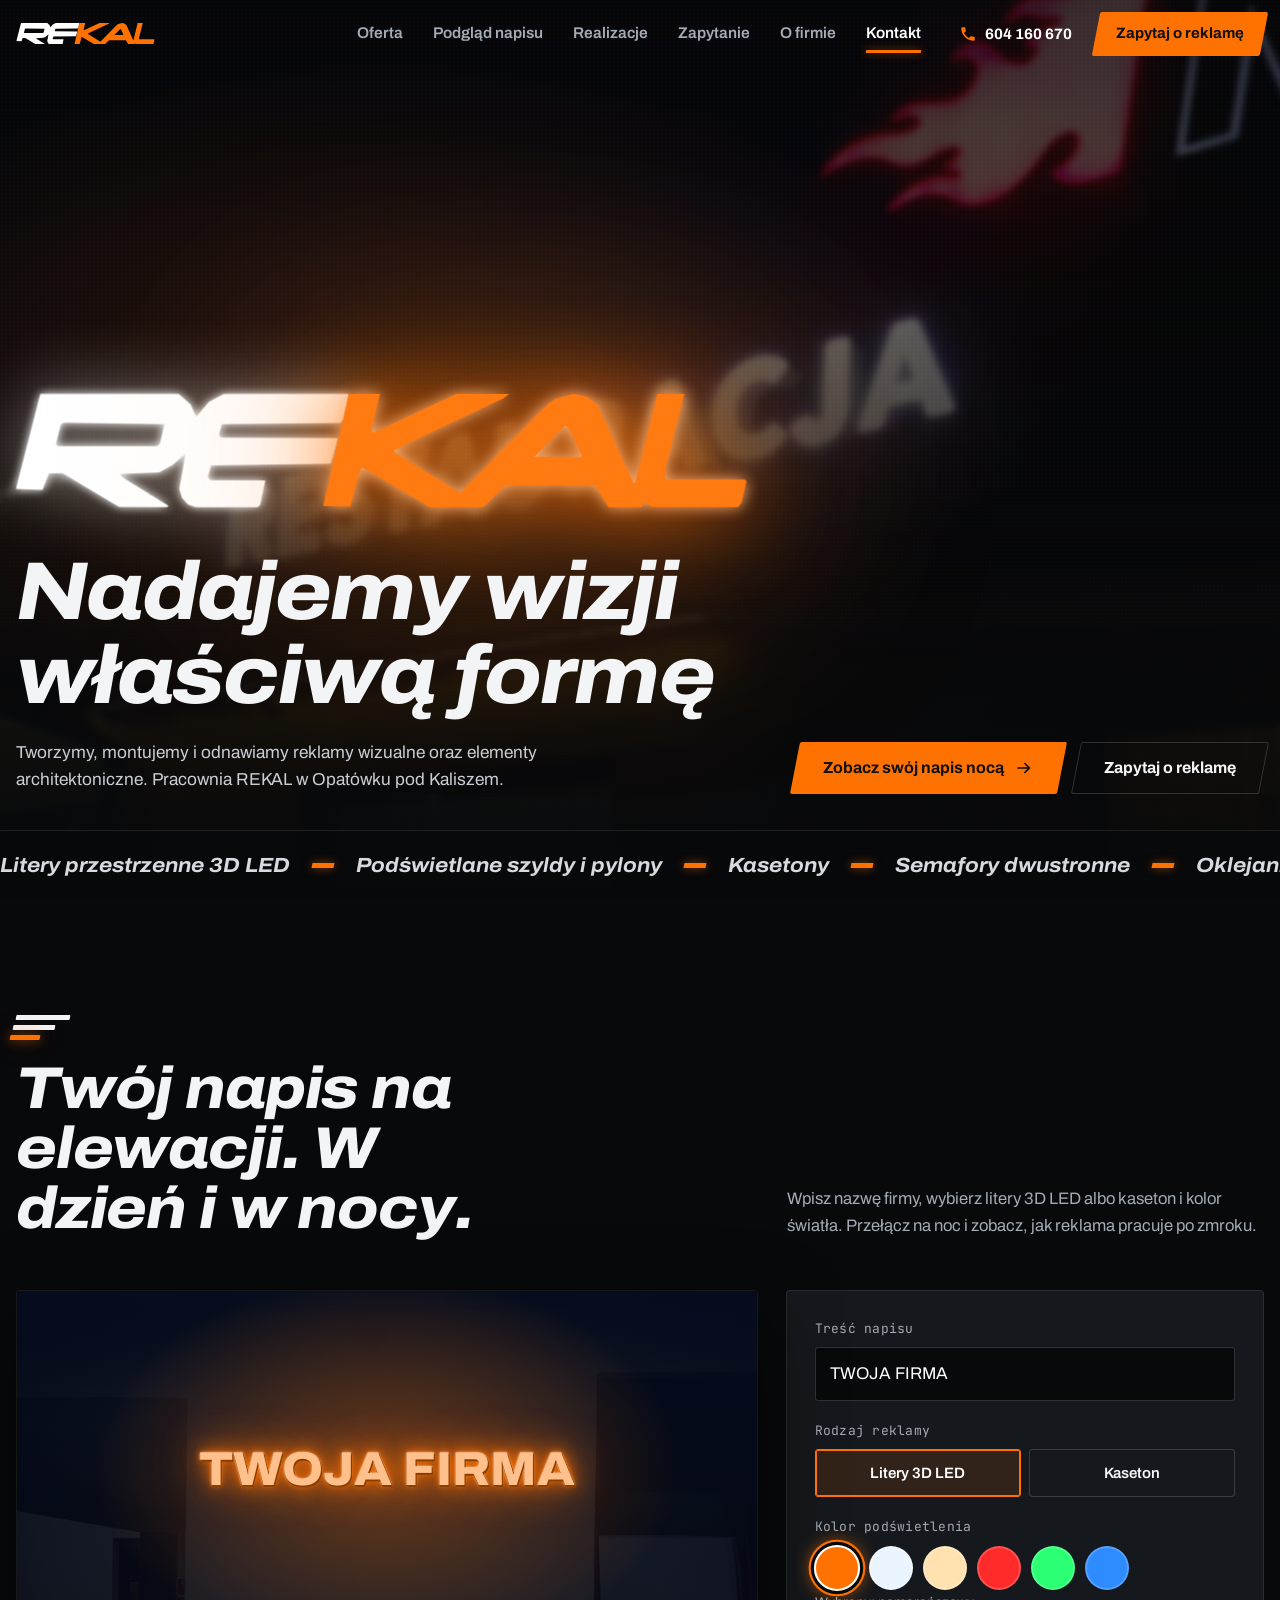
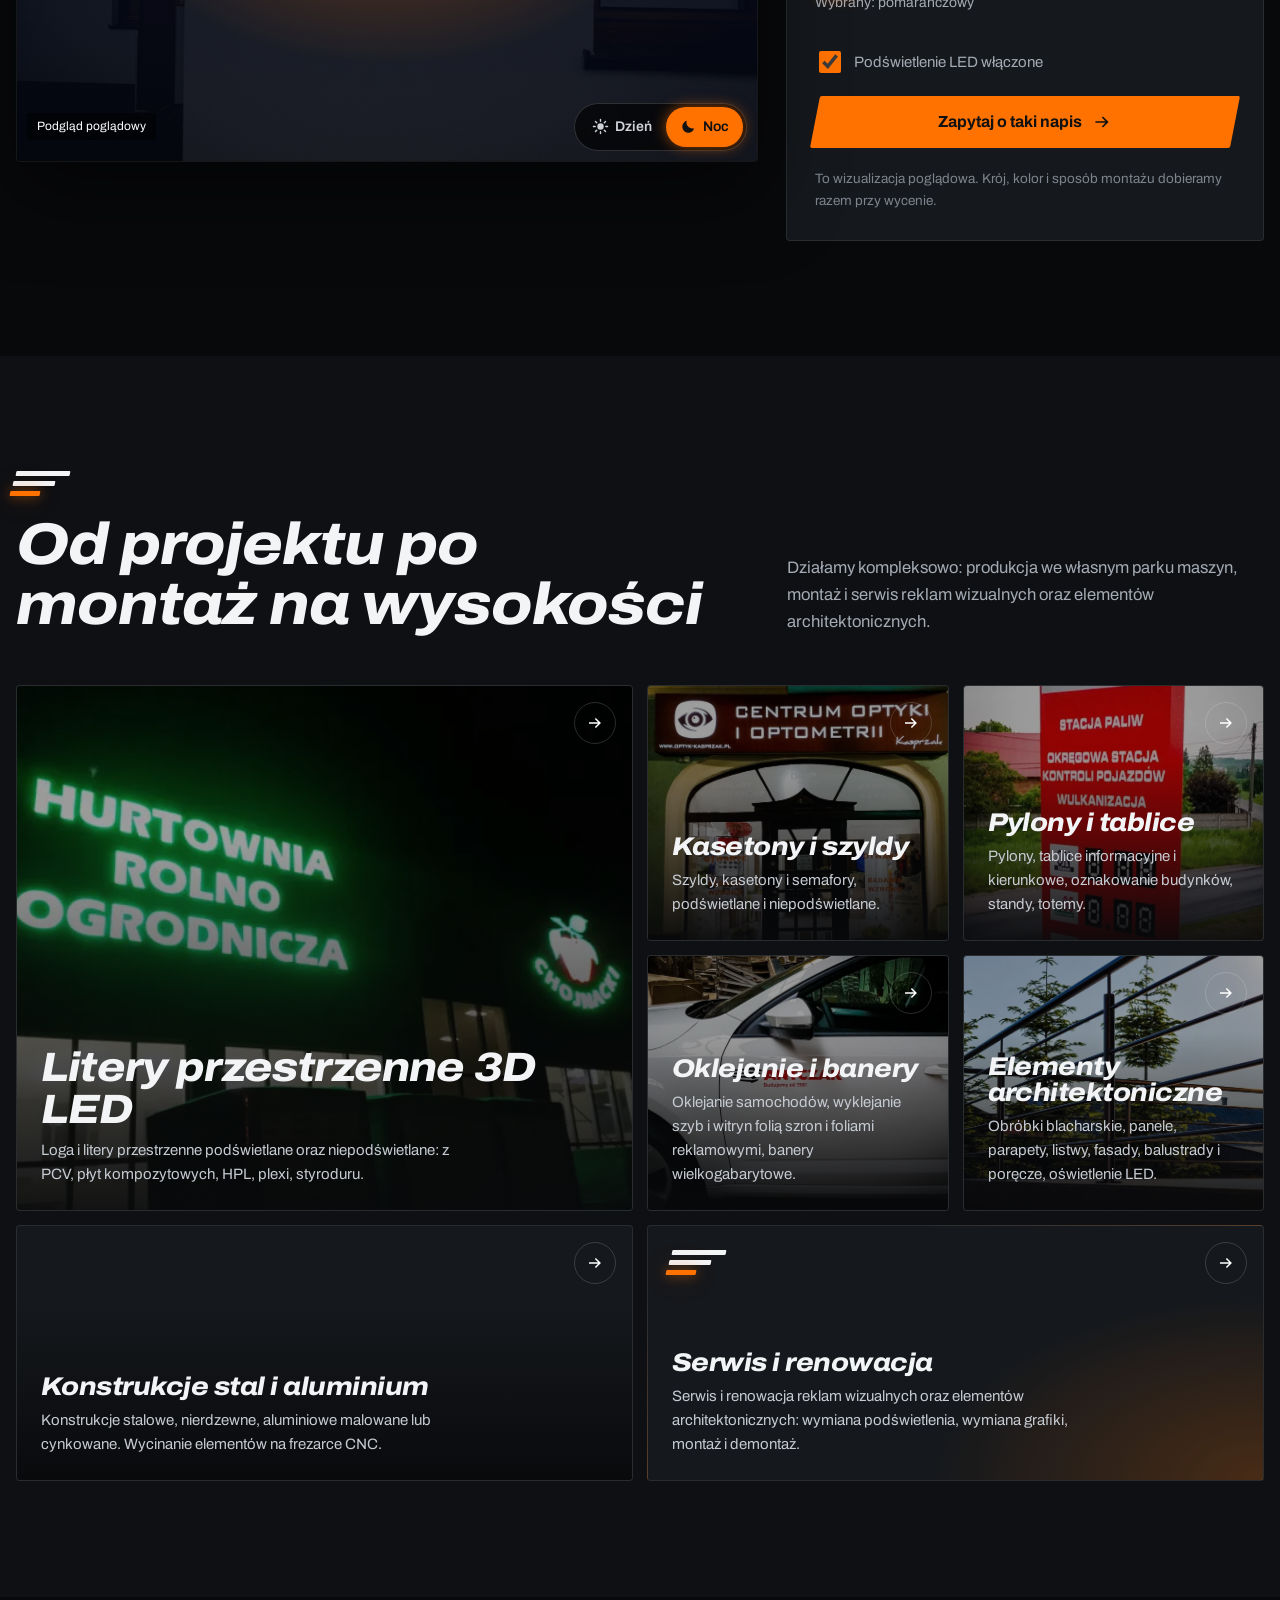
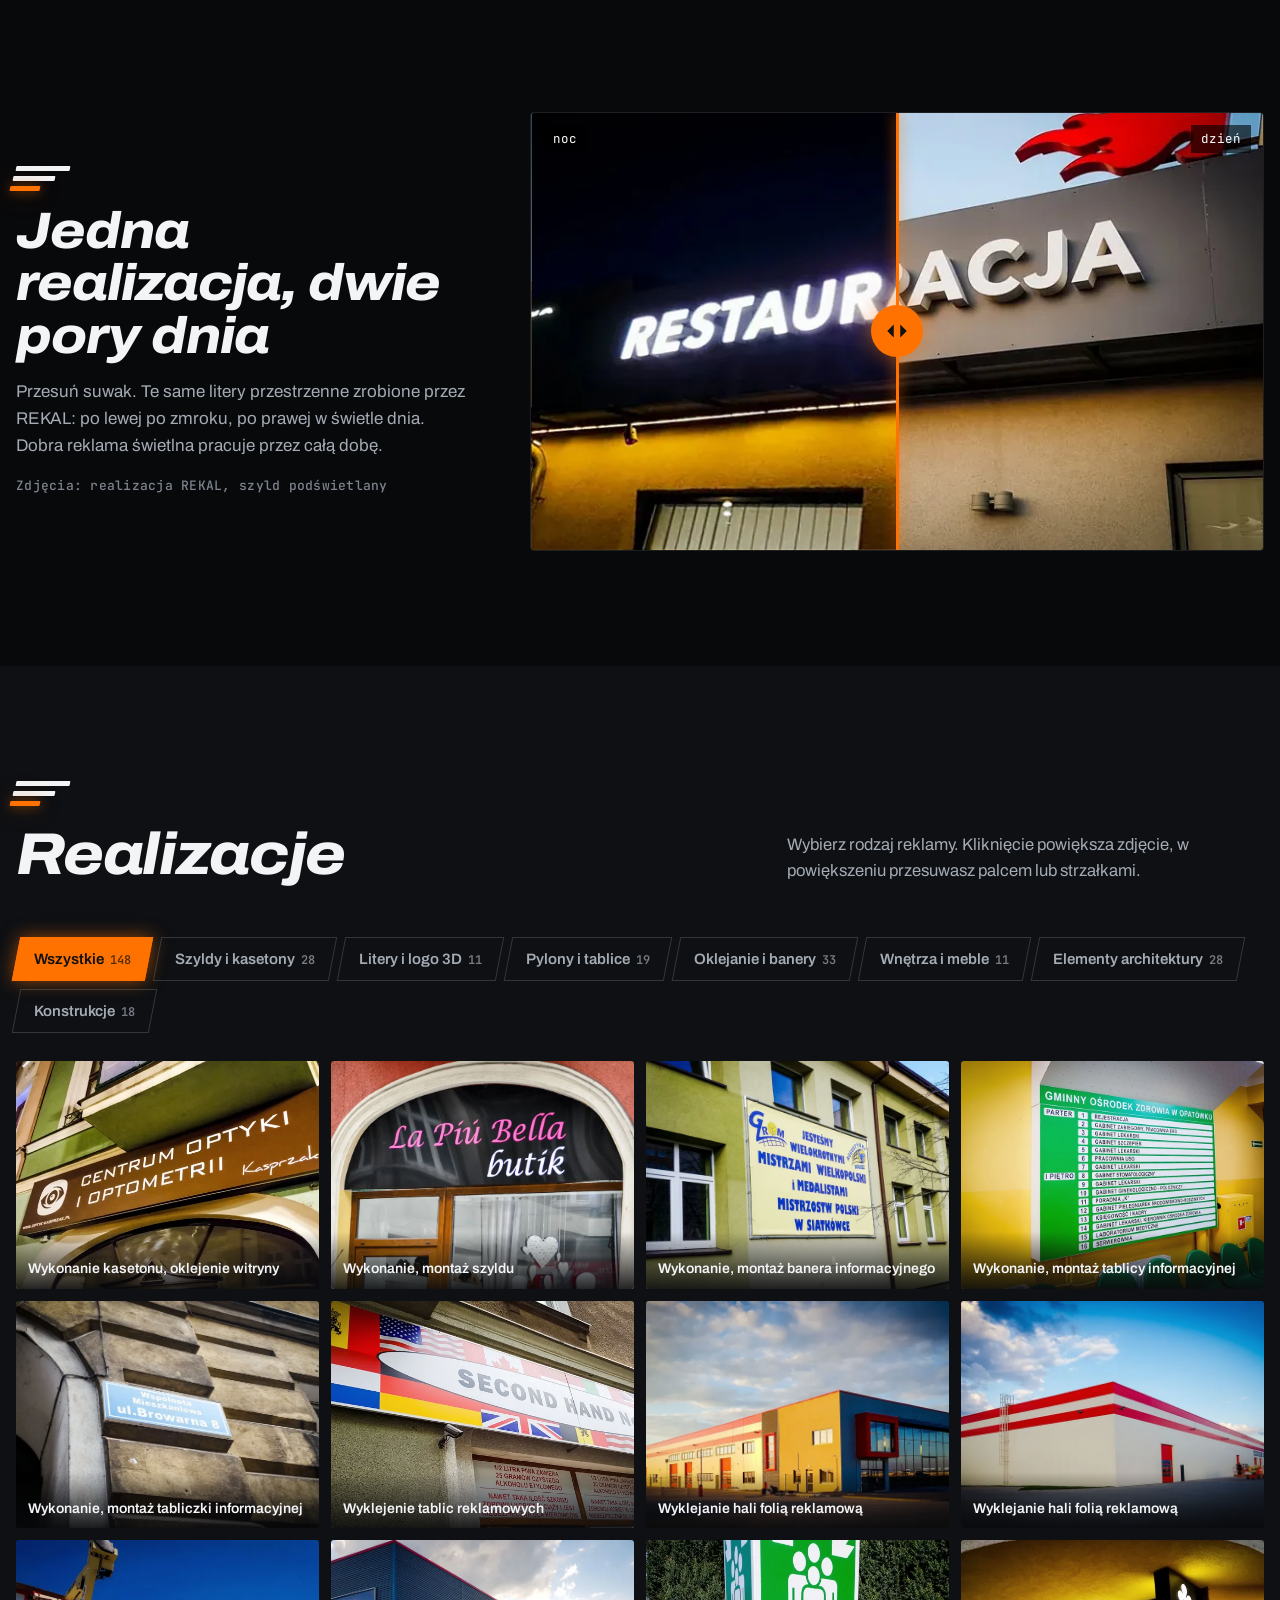
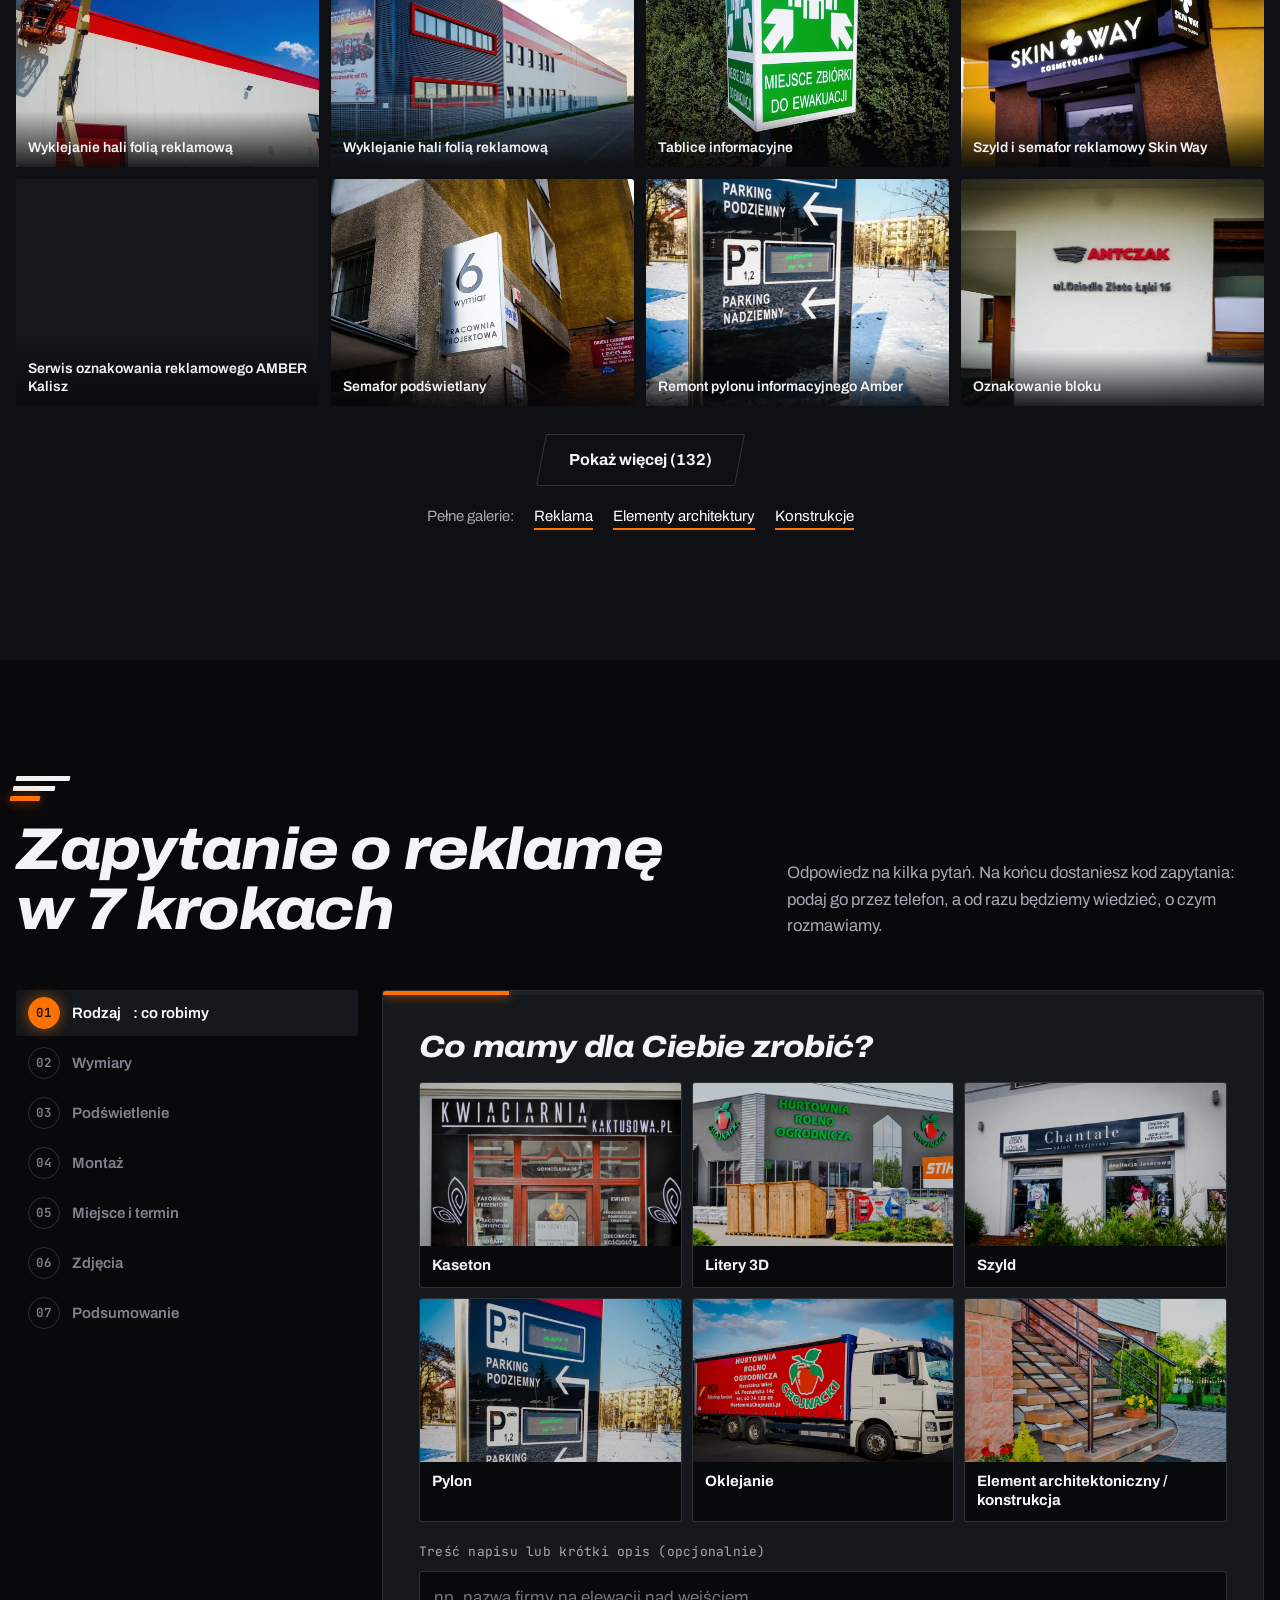
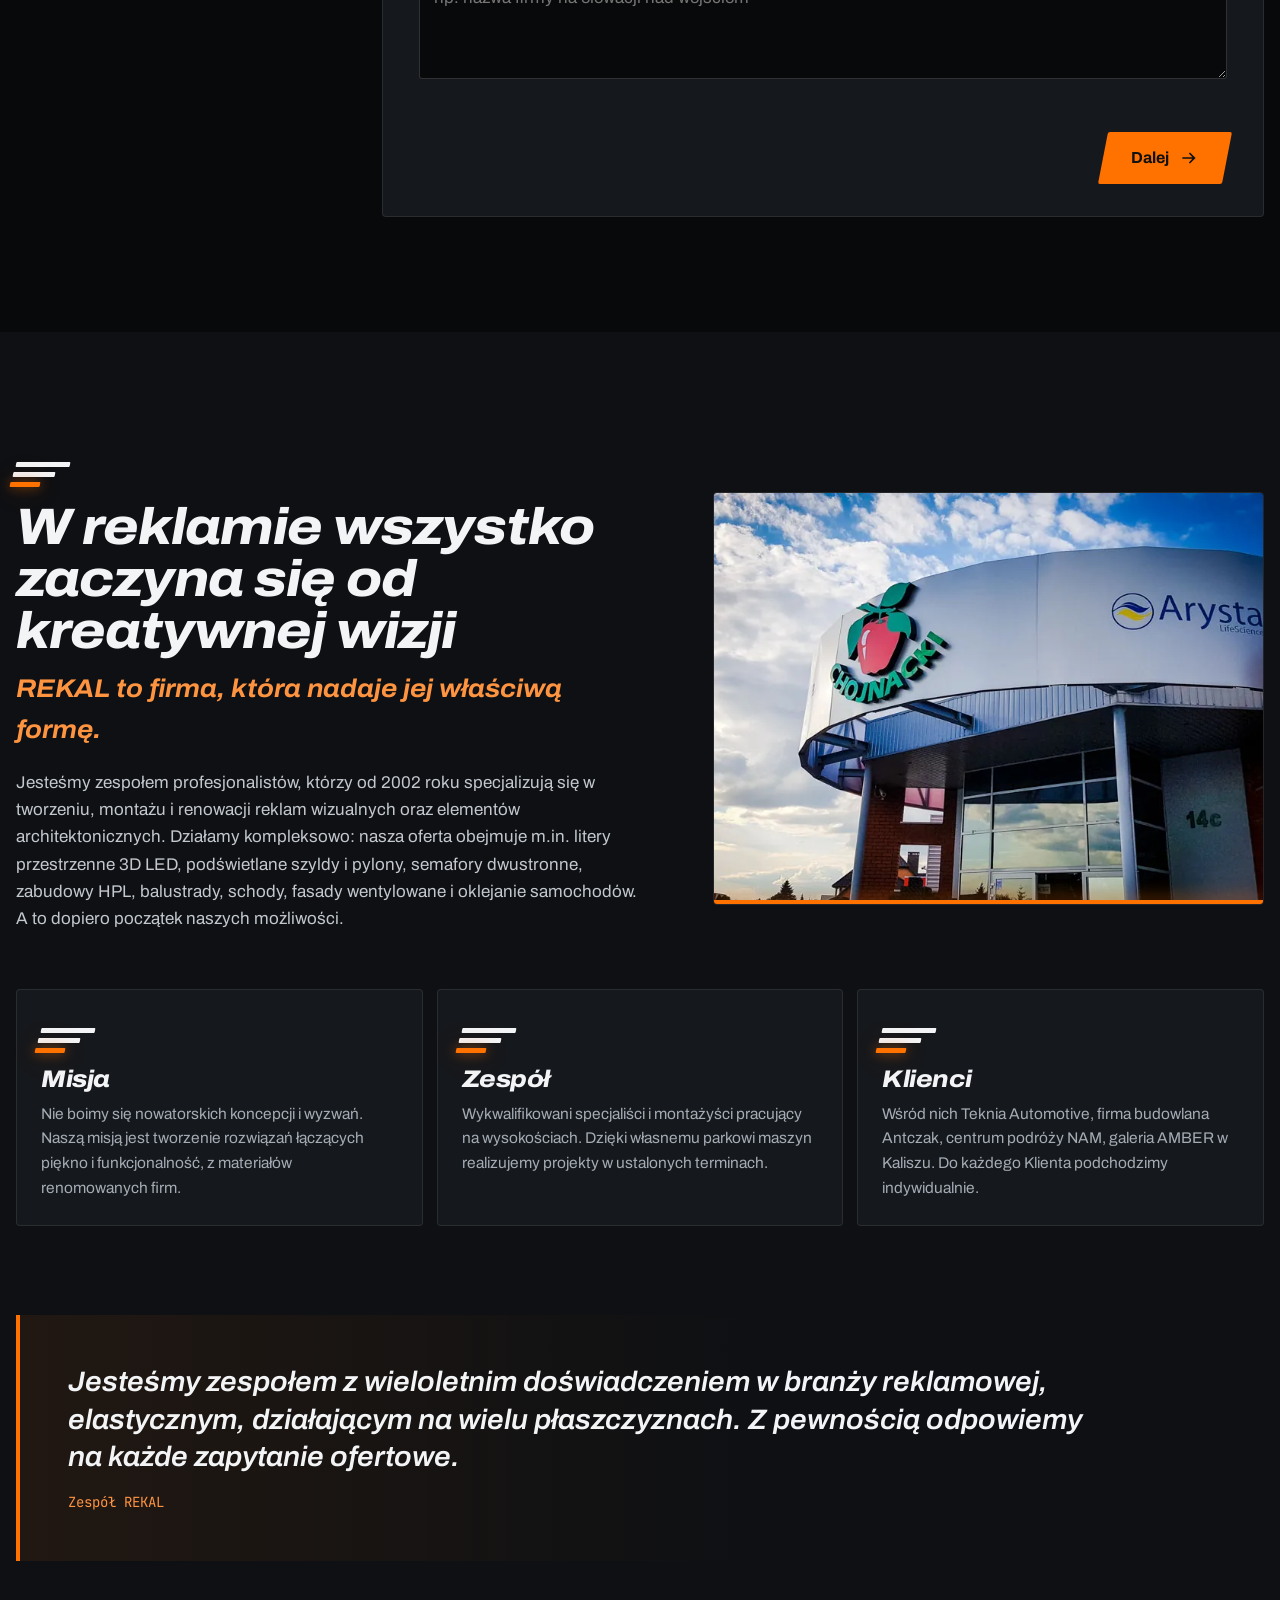
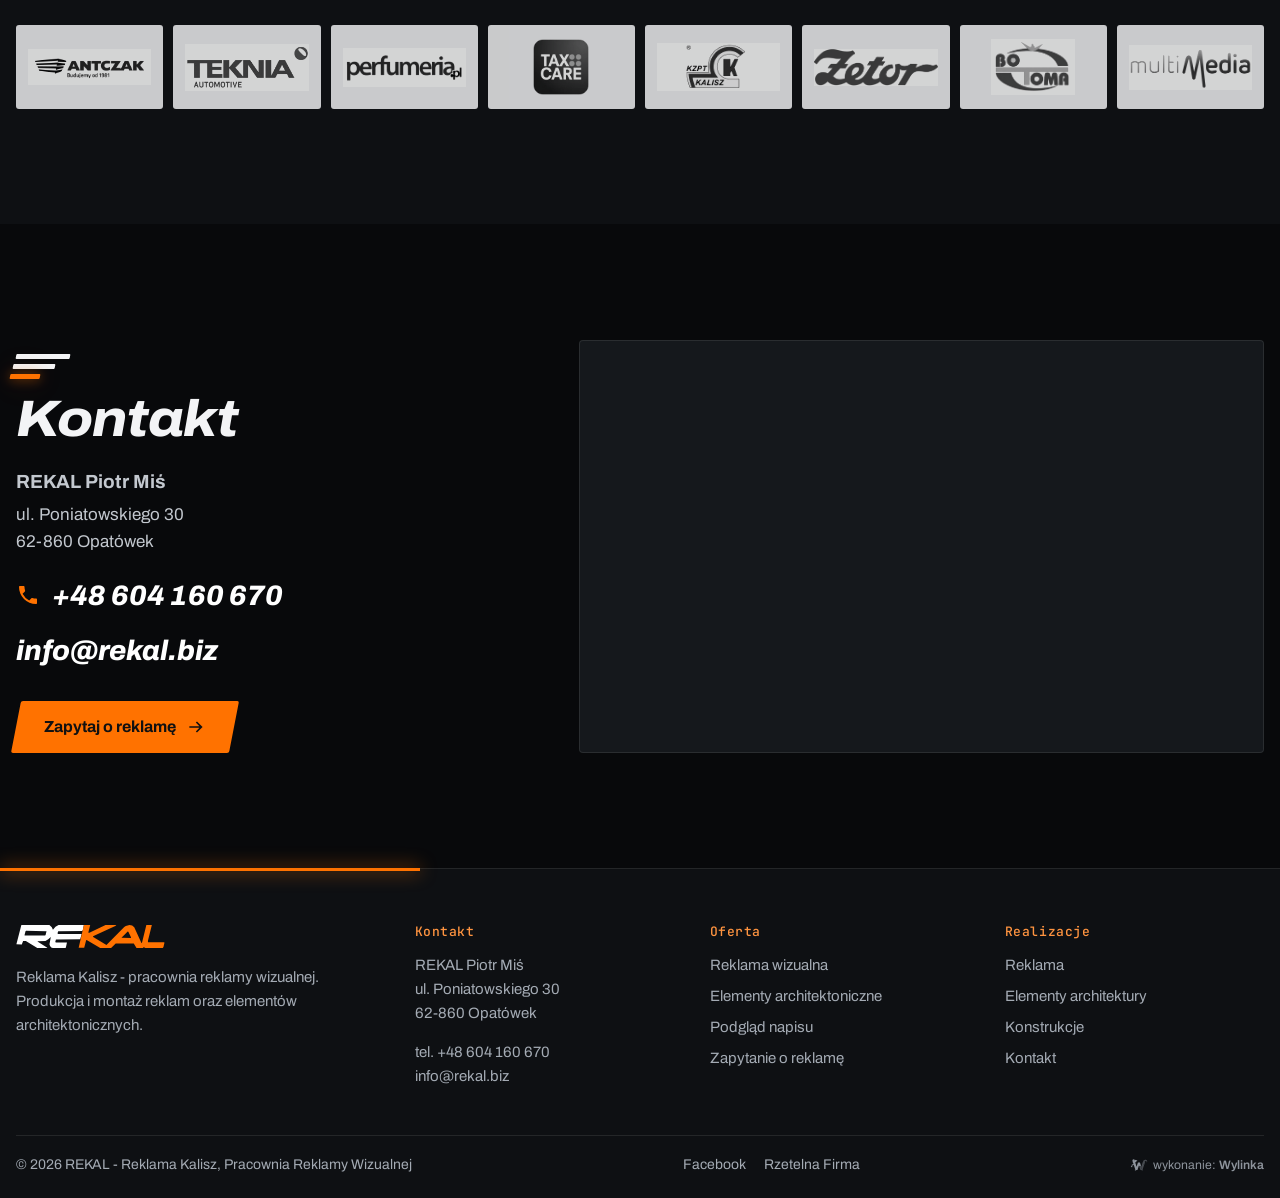
<file: index.html>
<!doctype html>
<html lang="pl">
<head>
<meta charset="utf-8">
<meta name="viewport" content="width=device-width,initial-scale=1,viewport-fit=cover">
<meta name="robots" content="noindex,nofollow">
<title>REKAL | Reklama Kalisz, pracownia reklamy wizualnej Opatówek</title>
<meta name="description" content="REKAL - pracownia reklamy wizualnej w Opatówku pod Kaliszem. Litery przestrzenne 3D LED, kasetony, szyldy, pylony, oklejanie, elementy architektoniczne i konstrukcje stalowe oraz aluminiowe.">
<meta name="theme-color" content="#08090B">
<meta name="color-scheme" content="dark">
<link rel="icon" href="assets/favicon.svg" type="image/svg+xml">
<link rel="preconnect" href="https://fonts.googleapis.com">
<link rel="preconnect" href="https://fonts.gstatic.com" crossorigin>
<link href="https://fonts.googleapis.com/css2?family=Archivo:ital,wdth,wght@0,62..125,400..900;1,62..125,400..900&family=JetBrains+Mono:wght@500&display=swap" rel="stylesheet">
<link rel="preload" as="image" href="img/2016-10-20160830-203011.webp">
<link rel="stylesheet" href="assets/style.css">
<style>
.wylinka-badge{display:inline-flex;align-items:center;gap:.4em;color:inherit;text-decoration:none;font-size:.875em;line-height:1;opacity:.85}
.wylinka-badge:hover,.wylinka-badge:focus-visible{opacity:1}
.wylinka-badge:focus-visible{outline:2px solid currentColor;outline-offset:3px;border-radius:2px}
.wylinka-badge svg{width:18px;height:18px;flex:none;overflow:visible}
.wylinka-badge b{font-weight:600}
.wylinka-badge .wy-old{opacity:.45;transform-origin:40px 30px;transition:transform .32s cubic-bezier(.3,.7,.4,1),opacity .32s ease-out}
.wylinka-badge .wy-pod{opacity:0;transition:opacity .2s ease-out .08s}
.wylinka-badge:hover .wy-old,.wylinka-badge:focus-visible .wy-old{transform:translate(9px,7px) rotate(9deg);opacity:0}
.wylinka-badge:hover .wy-pod,.wylinka-badge:focus-visible .wy-pod{opacity:1}
@media (prefers-reduced-motion:reduce){.wylinka-badge .wy-old,.wylinka-badge .wy-pod{transition:none}.wylinka-badge:hover .wy-old,.wylinka-badge:focus-visible .wy-old{transform:none;opacity:.45}.wylinka-badge:hover .wy-pod,.wylinka-badge:focus-visible .wy-pod{opacity:0}}
</style>
</head>
<body class="home">
<a class="skip" href="#tresc">Przejdź do treści</a>
<header class="top" id="top">
  <div class="wrap top-in">
    <a class="brand" href="./" aria-label="REKAL - strona główna"><svg xmlns="http://www.w3.org/2000/svg" viewBox="0 0 300 47" role="img" aria-label="REKAL" class="logo-svg"><path fill="currentColor" fill-rule="evenodd" d="M0.8 38.5 11.6 38.9 14.2 32.2 19.7 32.1 42.6 45.8 62.1 45.9 62.6 45.3 43.7 33.7 43.0 32.5 58.9 31.8 64.5 28.7 69.6 24.1 67.0 38.5 68.1 42.1 70.5 44.8 73.6 45.9 98.8 45.9 99.8 45.0 101.9 35.1 79.5 35.0 78.6 33.6 79.9 29.0 128.4 28.3 131.3 18.0 83.9 17.8 83.1 16.5 84.3 12.3 132.3 11.8 133.8 10.0 135.7 0.0 85.1 0.0 79.0 3.3 73.9 9.3 71.6 4.3 66.8 0.0 10.7 0.0ZM17.0 20.4 19.0 12.6 20.0 11.7 61.0 12.3 59.2 20.1 58.1 21.2 17.7 21.2Z"/><path fill="#FF7200" fill-rule="evenodd" d="M125.3 45.4 136.4 45.7 140.3 30.7 141.3 29.8 168.5 45.9 190.2 45.9 199.4 37.0 235.5 37.0 241.0 45.9 254.4 45.9 255.1 43.9 258.8 45.8 293.5 45.9 294.9 44.2 296.9 35.5 296.2 34.7 263.9 34.7 264.0 30.9 271.7 0.0 260.7 0.0 252.0 35.7 251.1 36.3 236.5 4.4 232.3 1.1 226.9 0.0 219.6 2.0 216.5 4.0 180.9 40.2 154.4 23.8 154.0 22.7 198.6 1.8 200.7 0.0 179.1 0.0 145.7 15.8 144.8 14.7 148.4 0.0 135.8 0.0ZM230.2 24.9 229.6 25.9 210.9 25.5 223.4 12.8 224.7 13.5Z"/></svg></a>
    <nav class="nav" id="nav" aria-label="Menu główne">
      <ul><li><a href="#oferta">Oferta</a></li><li><a href="#studio">Podgląd napisu</a></li><li><a href="#realizacje">Realizacje</a></li><li><a href="#zapytanie">Zapytanie</a></li><li><a href="#firma">O firmie</a></li><li><a href="#kontakt">Kontakt</a></li></ul>
      <div class="nav-foot"><a class="btn" href="tel:+48604160670"><svg viewBox="0 0 24 24" aria-hidden="true"><path fill="currentColor" d="M6.6 10.8a15.1 15.1 0 0 0 6.6 6.6l2.2-2.2c.3-.3.7-.4 1-.2 1.1.4 2.3.6 3.6.6.6 0 1 .4 1 1V20c0 .6-.4 1-1 1A17 17 0 0 1 3 4c0-.6.4-1 1-1h3.5c.6 0 1 .4 1 1 0 1.3.2 2.5.6 3.6.1.3 0 .7-.2 1l-2.3 2.2z"/></svg><span>604 160 670</span></a><a href="mailto:info@rekal.biz">info@rekal.biz</a></div>
    </nav>
    <a class="tel-top" href="tel:+48604160670" aria-label="Zadzwoń: 604 160 670"><svg viewBox="0 0 24 24" aria-hidden="true"><path fill="currentColor" d="M6.6 10.8a15.1 15.1 0 0 0 6.6 6.6l2.2-2.2c.3-.3.7-.4 1-.2 1.1.4 2.3.6 3.6.6.6 0 1 .4 1 1V20c0 .6-.4 1-1 1A17 17 0 0 1 3 4c0-.6.4-1 1-1h3.5c.6 0 1 .4 1 1 0 1.3.2 2.5.6 3.6.1.3 0 .7-.2 1l-2.3 2.2z"/></svg><span>604 160 670</span></a>
    <a class="btn btn-sm top-cta" href="#zapytanie">Zapytaj o reklamę</a>
    <button class="burger" type="button" aria-label="Otwórz menu" aria-expanded="false" aria-controls="nav"><span></span><span></span><span></span></button>
  </div>
</header>
<main id="tresc">

<section class="hero" aria-labelledby="h1">
  <div class="hero-bg"><img src="img/2016-10-20160830-203011.webp" width="800" height="530" alt="" fetchpriority="high"></div>
  <div class="wrap hero-in">
    <svg class="neon" viewBox="-4 -4 308 55" role="img" aria-label="REKAL"><path class="re" fill-rule="evenodd" d="M0.8 38.5 11.6 38.9 14.2 32.2 19.7 32.1 42.6 45.8 62.1 45.9 62.6 45.3 43.7 33.7 43.0 32.5 58.9 31.8 64.5 28.7 69.6 24.1 67.0 38.5 68.1 42.1 70.5 44.8 73.6 45.9 98.8 45.9 99.8 45.0 101.9 35.1 79.5 35.0 78.6 33.6 79.9 29.0 128.4 28.3 131.3 18.0 83.9 17.8 83.1 16.5 84.3 12.3 132.3 11.8 133.8 10.0 135.7 0.0 85.1 0.0 79.0 3.3 73.9 9.3 71.6 4.3 66.8 0.0 10.7 0.0ZM17.0 20.4 19.0 12.6 20.0 11.7 61.0 12.3 59.2 20.1 58.1 21.2 17.7 21.2Z"/><path class="kal" fill-rule="evenodd" d="M125.3 45.4 136.4 45.7 140.3 30.7 141.3 29.8 168.5 45.9 190.2 45.9 199.4 37.0 235.5 37.0 241.0 45.9 254.4 45.9 255.1 43.9 258.8 45.8 293.5 45.9 294.9 44.2 296.9 35.5 296.2 34.7 263.9 34.7 264.0 30.9 271.7 0.0 260.7 0.0 252.0 35.7 251.1 36.3 236.5 4.4 232.3 1.1 226.9 0.0 219.6 2.0 216.5 4.0 180.9 40.2 154.4 23.8 154.0 22.7 198.6 1.8 200.7 0.0 179.1 0.0 145.7 15.8 144.8 14.7 148.4 0.0 135.8 0.0ZM230.2 24.9 229.6 25.9 210.9 25.5 223.4 12.8 224.7 13.5Z"/></svg>
    <h1 id="h1">Nadajemy wizji właściwą formę</h1>
    <div class="hero-row">
      <p class="lead">Tworzymy, montujemy i odnawiamy reklamy wizualne oraz elementy architektoniczne. Pracownia REKAL w Opatówku pod Kaliszem.</p>
      <div class="hero-cta">
        <a class="btn" href="#studio" id="heroCta"><span>Zobacz swój napis nocą</span><svg viewBox="0 0 24 24" aria-hidden="true"><path fill="currentColor" d="M13.2 5.3 19.9 12l-6.7 6.7-1.4-1.4 4.3-4.3H4v-2h12.1l-4.3-4.3z"/></svg></a>
        <a class="btn btn-ghost" href="#zapytanie"><span>Zapytaj o reklamę</span></a>
      </div>
    </div>
  </div>
  <div class="hero-strip" aria-hidden="true"><div class="ticker"><span>Litery przestrzenne 3D LED</span><span>Podświetlane szyldy i pylony</span><span>Kasetony</span><span>Semafory dwustronne</span><span>Oklejanie samochodów</span><span>Zabudowy HPL</span><span>Balustrady i schody</span><span>Fasady wentylowane</span><span>Konstrukcje stal i aluminium</span><span>Litery przestrzenne 3D LED</span><span>Podświetlane szyldy i pylony</span><span>Kasetony</span><span>Semafory dwustronne</span><span>Oklejanie samochodów</span><span>Zabudowy HPL</span><span>Balustrady i schody</span><span>Fasady wentylowane</span><span>Konstrukcje stal i aluminium</span></div></div>
</section>

<section class="sec" id="studio" aria-labelledby="h-studio">
  <div class="wrap">
    <div class="sec-head rv">
      <span class="slots" aria-hidden="true"><i></i><i></i><i></i></span>
      <h2 id="h-studio">Twój napis na elewacji. W dzień i w nocy.</h2>
      <p>Wpisz nazwę firmy, wybierz litery 3D LED albo kaseton i kolor światła. Przełącz na noc i zobacz, jak reklama pracuje po zmroku.</p>
    </div>
    <div class="studio rv">
      <div>
        <div class="stage lit" id="stage" style="--led:#FF7200">
          <img src="img/studio-elewacja.webp" width="800" height="509" alt="Elewacja budynku, tło podglądu napisu" loading="lazy" decoding="async">
          <div class="sign" id="sign" aria-hidden="true"><span class="halo"></span><span class="sg sg-letters" id="sgText">TWOJA FIRMA</span></div>
          <div class="stage-ui">
            <span class="stage-note">Podgląd poglądowy</span>
            <div class="daynight" role="group" aria-label="Pora dnia">
              <button type="button" class="sun" aria-pressed="true" data-dn="day"><svg viewBox="0 0 24 24" aria-hidden="true"><circle cx="12" cy="12" r="4.5" fill="currentColor"/><path stroke="currentColor" stroke-width="2" stroke-linecap="round" d="M12 2v2.5M12 19.5V22M2 12h2.5M19.5 12H22M4.9 4.9l1.8 1.8M17.3 17.3l1.8 1.8M4.9 19.1l1.8-1.8M17.3 6.7l1.8-1.8"/></svg><span>Dzień</span></button>
              <button type="button" class="moon" aria-pressed="false" data-dn="night"><svg viewBox="0 0 24 24" aria-hidden="true"><path fill="currentColor" d="M20 14.5A8.5 8.5 0 0 1 9.5 4a8.5 8.5 0 1 0 10.5 10.5z"/></svg><span>Noc</span></button>
            </div>
          </div>
        </div>
      </div>
      <form class="panel" id="studioForm" onsubmit="return false">
        <div class="field">
          <label class="flabel" for="sgIn">Treść napisu</label>
          <input class="inp" id="sgIn" type="text" maxlength="22" value="TWOJA FIRMA" autocomplete="organization" spellcheck="false">
        </div>
        <fieldset class="field" style="border:0;padding:0;margin:0">
          <legend class="flabel" style="padding:0;margin-bottom:8px">Rodzaj reklamy</legend>
          <div class="seg">
            <label><input type="radio" name="sgStyle" value="litery" checked><span>Litery 3D LED</span></label>
            <label><input type="radio" name="sgStyle" value="kaseton"><span>Kaseton</span></label>
          </div>
        </fieldset>
        <fieldset class="field" style="border:0;padding:0;margin:0">
          <legend class="flabel" style="padding:0;margin-bottom:8px">Kolor podświetlenia</legend>
          <div class="sws" id="sws">
            <label class="sw" title="Pomarańcz"><input type="radio" name="led" value="#FF7200" data-name="pomarańczowy" checked><span style="--c:#FF7200"></span><span class="sr">Pomarańczowy</span></label>
            <label class="sw" title="Biały zimny"><input type="radio" name="led" value="#EAF4FF" data-name="biały zimny"><span style="--c:#EAF4FF"></span><span class="sr">Biały zimny</span></label>
            <label class="sw" title="Biały ciepły"><input type="radio" name="led" value="#FFE2B0" data-name="biały ciepły"><span style="--c:#FFE2B0"></span><span class="sr">Biały ciepły</span></label>
            <label class="sw" title="Czerwony"><input type="radio" name="led" value="#FF2B2B" data-name="czerwony"><span style="--c:#FF2B2B"></span><span class="sr">Czerwony</span></label>
            <label class="sw" title="Zielony"><input type="radio" name="led" value="#2BFF73" data-name="zielony"><span style="--c:#2BFF73"></span><span class="sr">Zielony</span></label>
            <label class="sw" title="Niebieski"><input type="radio" name="led" value="#2F8CFF" data-name="niebieski"><span style="--c:#2F8CFF"></span><span class="sr">Niebieski</span></label>
          </div>
          <p class="sw-name" id="swName" aria-live="polite">Wybrany: pomarańczowy</p>
        </fieldset>
        <label class="check"><input type="checkbox" id="sgLit" checked> Podświetlenie LED włączone</label>
        <button class="btn" type="button" id="toWiz"><span>Zapytaj o taki napis</span><svg viewBox="0 0 24 24" aria-hidden="true"><path fill="currentColor" d="M13.2 5.3 19.9 12l-6.7 6.7-1.4-1.4 4.3-4.3H4v-2h12.1l-4.3-4.3z"/></svg></button>
        <p class="panel-hint">To wizualizacja poglądowa. Krój, kolor i sposób montażu dobieramy razem przy wycenie.</p>
      </form>
    </div>
  </div>
</section>

<section class="sec sec-alt" id="oferta" aria-labelledby="h-oferta">
  <div class="wrap">
    <div class="sec-head rv">
      <span class="slots" aria-hidden="true"><i></i><i></i><i></i></span>
      <h2 id="h-oferta">Od projektu po montaż na wysokości</h2>
      <p>Działamy kompleksowo: produkcja we własnym parku maszyn, montaż i serwis reklam wizualnych oraz elementów architektonicznych.</p>
    </div>
    <div class="bento rv">
      <a class="tile" href="reklama-wizualna/"><img src="img/2014-08-20150328-210215-6.webp" width="800" height="450" alt="" loading="lazy" decoding="async"><span class="go" aria-hidden="true"><svg viewBox="0 0 24 24"><path fill="currentColor" d="M13.2 5.3 19.9 12l-6.7 6.7-1.4-1.4 4.3-4.3H4v-2h12.1l-4.3-4.3z"/></svg></span><h3>Litery przestrzenne 3D LED</h3><p>Loga i litery przestrzenne podświetlane oraz niepodświetlane: z PCV, płyt kompozytowych, HPL, plexi, styroduru.</p></a>
      <a class="tile" href="reklama-wizualna/"><img src="img/2016-10-kaseton-oraz-oklejenie-witryny-1.webp" width="800" height="537" alt="" loading="lazy" decoding="async"><span class="go" aria-hidden="true"><svg viewBox="0 0 24 24"><path fill="currentColor" d="M13.2 5.3 19.9 12l-6.7 6.7-1.4-1.4 4.3-4.3H4v-2h12.1l-4.3-4.3z"/></svg></span><h3>Kasetony i szyldy</h3><p>Szyldy, kasetony i semafory, podświetlane i niepodświetlane.</p></a>
      <a class="tile" href="reklama-wizualna/"><img src="img/2014-08-20150521-203223-9.webp" width="396" height="800" alt="" loading="lazy" decoding="async" style="object-position:50% 30%"><span class="go" aria-hidden="true"><svg viewBox="0 0 24 24"><path fill="currentColor" d="M13.2 5.3 19.9 12l-6.7 6.7-1.4-1.4 4.3-4.3H4v-2h12.1l-4.3-4.3z"/></svg></span><h3>Pylony i tablice</h3><p>Pylony, tablice informacyjne i kierunkowe, oznakowanie budynków, standy, totemy.</p></a>
      <a class="tile" href="reklama-wizualna/"><img src="img/2016-10-20160706-203418.webp" width="800" height="512" alt="" loading="lazy" decoding="async"><span class="go" aria-hidden="true"><svg viewBox="0 0 24 24"><path fill="currentColor" d="M13.2 5.3 19.9 12l-6.7 6.7-1.4-1.4 4.3-4.3H4v-2h12.1l-4.3-4.3z"/></svg></span><h3>Oklejanie i banery</h3><p>Oklejanie samochodów, wyklejanie szyb i witryn folią szron i foliami reklamowymi, banery wielkogabarytowe.</p></a>
      <a class="tile" href="elementy-architektoniczne/"><img src="img/2014-08-reklama-rekal-2.webp" width="800" height="531" alt="" loading="lazy" decoding="async"><span class="go" aria-hidden="true"><svg viewBox="0 0 24 24"><path fill="currentColor" d="M13.2 5.3 19.9 12l-6.7 6.7-1.4-1.4 4.3-4.3H4v-2h12.1l-4.3-4.3z"/></svg></span><h3>Elementy architektoniczne</h3><p>Obróbki blacharskie, panele, parapety, listwy, fasady, balustrady i poręcze, oświetlenie LED.</p></a>
      <a class="tile" href="konstrukcje/"><img src="img/2014-08-20150904-170121-24.webp" width="800" height="449" alt="" loading="lazy" decoding="async"><span class="go" aria-hidden="true"><svg viewBox="0 0 24 24"><path fill="currentColor" d="M13.2 5.3 19.9 12l-6.7 6.7-1.4-1.4 4.3-4.3H4v-2h12.1l-4.3-4.3z"/></svg></span><h3>Konstrukcje stal i aluminium</h3><p>Konstrukcje stalowe, nierdzewne, aluminiowe malowane lub cynkowane. Wycinanie elementów na frezarce CNC.</p></a>
      <a class="tile tile-svc" href="#zapytanie"><span class="go" aria-hidden="true"><svg viewBox="0 0 24 24"><path fill="currentColor" d="M13.2 5.3 19.9 12l-6.7 6.7-1.4-1.4 4.3-4.3H4v-2h12.1l-4.3-4.3z"/></svg></span><span class="slots" aria-hidden="true"><i></i><i></i><i></i></span><h3>Serwis i renowacja</h3><p>Serwis i renowacja reklam wizualnych oraz elementów architektonicznych: wymiana podświetlenia, wymiana grafiki, montaż i demontaż.</p></a>
    </div>
  </div>
</section>

<section class="sec" aria-labelledby="h-dn">
  <div class="wrap dn">
    <div class="rv">
      <span class="slots" aria-hidden="true"><i></i><i></i><i></i></span>
      <h2 id="h-dn" style="margin-top:14px">Jedna realizacja, dwie pory dnia</h2>
      <p>Przesuń suwak. Te same litery przestrzenne zrobione przez REKAL: po lewej po zmroku, po prawej w świetle dnia. Dobra reklama świetlna pracuje przez całą dobę.</p>
      <p class="mono" style="font-size:13px;color:var(--mu2)">Zdjęcia: realizacja REKAL, szyld podświetlany</p>
    </div>
    <div class="cmp rv" id="cmp">
      <img src="img/dzien-noc-dzien.webp" width="762" height="456" alt="Szyld z literami przestrzennymi w dzień" loading="lazy" decoding="async">
      <img class="cmp-top" src="img/dzien-noc-noc.webp" width="762" height="456" alt="Ten sam szyld nocą, litery podświetlone" loading="lazy" decoding="async">
      <span class="cmp-lab l">noc</span><span class="cmp-lab r">dzień</span>
      <span class="cmp-line" aria-hidden="true"></span>
      <span class="cmp-knob" aria-hidden="true"><svg viewBox="0 0 24 24"><path fill="currentColor" d="M9 6 3 12l6 6V6zm6 0v12l6-6-6-6z"/></svg></span>
      <input type="range" min="0" max="100" value="50" aria-label="Porównanie noc i dzień, przesuń, aby zmienić proporcję">
    </div>
  </div>
</section>

<section class="sec sec-alt" id="realizacje" aria-labelledby="h-real">
  <div class="wrap">
    <div class="sec-head rv">
      <span class="slots" aria-hidden="true"><i></i><i></i><i></i></span>
      <h2 id="h-real">Realizacje</h2>
      <p>Wybierz rodzaj reklamy. Kliknięcie powiększa zdjęcie, w powiększeniu przesuwasz palcem lub strzałkami.</p>
    </div>
    <div class="filters" id="filters" role="group" aria-label="Filtr realizacji"></div>
    <div class="gal" id="gal" aria-live="polite"></div>
    <div class="gal-more"><button class="btn btn-ghost" type="button" id="galMore">Pokaż więcej</button></div>
    <p class="gal-links">Pełne galerie: <a href="reklama/">Reklama</a><a href="mala-architektura/">Elementy architektury</a><a href="konstrukcje/">Konstrukcje</a></p>
  </div>
<script type="application/json" data-lbset="gal">[["img/2016-10-wykonanie-kasetonu-oraz-oklejenie-witryny-2.webp", "Wykonanie kasetonu, oklejenie witryny", "oklej"], ["img/2016-10-wykonanie-i-monta-szyldula-piu-bella.webp", "Wykonanie, montaż szyldu", "szyldy"], ["img/2016-10-wykonanie-i-monta-konstrukcji-i-banera-informacyjnego.webp", "Wykonanie, montaż banera informacyjnego", "oklej"], ["img/2016-10-wykonanie-i-montaz-tabkicy-informacyjnej.webp", "Wykonanie, montaż tablicy informacyjnej", "pylony"], ["img/2016-10-wyknanie-i-monta-tabliczki-informacyjnej.webp", "Wykonanie, montaż tabliczki informacyjnej", "pylony"], ["img/2016-10-wyklejenie-tablic-reklamowch.webp", "Wyklejenie tablic reklamowych", "oklej"], ["img/2016-10-wyklejanie-hali-foli-reklamow-4.webp", "Wyklejanie hali folią reklamową", "oklej"], ["img/2016-10-wyklejanie-hali-foli-reklamow-3.webp", "Wyklejanie hali folią reklamową", "oklej"], ["img/2016-10-wyklejanie-hali-foli-reklamow-2.webp", "Wyklejanie hali folią reklamową", "oklej"], ["img/2016-10-wyklejanie-hali-foli-reklamow-1.webp", "Wyklejanie hali folią reklamową", "oklej"], ["img/2016-10-tablice-informacyjne.webp", "Tablice informacyjne", "pylony"], ["img/2016-10-szyld-i-semafor-reklamowy-skin-way.webp", "Szyld i semafor reklamowy Skin Way", "szyldy"], ["img/2016-10-serwis-oznakowania-reklamowego-amber-kalisz.webp", "Serwis oznakowania reklamowego AMBER Kalisz", "pylony"], ["img/2016-10-semafor-podwietlany.webp", "Semafor podświetlany", "szyldy"], ["img/2016-10-remont-pylonu-informacyjnego-amber.webp", "Remont pylonu informacyjnego Amber", "pylony"], ["img/2016-10-oznakowanie-bloku.webp", "Oznakowanie bloku", "pylony"], ["img/2016-10-oklejenie-witryn-okiennych.webp", "Oklejenie witryn okiennych", "oklej"], ["img/2016-10-oklejenie-adowarki-2.webp", "Oklejenie ładowarki", "oklej"], ["img/2016-10-oklejenie-adowarki-1.webp", "Oklejenie ładowarki", "oklej"], ["img/2016-10-oklejenie-auta.webp", "Oklejenie auta", "oklej"], ["img/2016-10-oklejenie-auta-3.webp", "Oklejenie auta", "oklej"], ["img/2016-10-logo-przestrzenne-ze-styroduru-art-dent.webp", "Logo przestrzenne ze styroduru - ARTDENT", "litery"], ["img/2016-10-logo-podwietlanego-botoma.webp", "Logo podświetlane - Botoma", "litery"], ["img/2016-10-kaseton-oraz-oklejenie-witryny-1.webp", "Kaseton oraz oklejenie witryny", "oklej"], ["img/2016-10-dsc-0008.webp", "Wykonanie kasetonu, oklejenie witryny", "oklej"], ["img/2016-10-20160903-144721.webp", "Szyld i semafor reklamowy", "szyldy"], ["img/2016-10-20160830-203011.webp", "Szyld podświetlany", "szyldy"], ["img/2016-10-20160830-191955.webp", "Szyld podświetlany", "szyldy"], ["img/2016-10-20160830-191915.webp", "Szyld podświetlany", "szyldy"], ["img/2016-10-20160830-172656.webp", "Szyld podświetlany", "szyldy"], ["img/2016-10-20160817-175600.webp", "Oklejanie samochodu - CHOJNACKI", "oklej"], ["img/2016-10-20160817-175510.webp", "Oklejanie samochodu - CHOJNACKI", "oklej"], ["img/2016-10-20160817-175451.webp", "Oklejanie samochodu - CHOJNACKI", "oklej"], ["img/2016-10-20160817-175408.webp", "Szyld podświetlany", "szyldy"], ["img/2016-10-20160817-175401.webp", "Logotyp przestrzenny podświetlany", "litery"], ["img/2016-10-20160817-175310.webp", "Logotyp przestrzenny podświetlany", "litery"], ["img/2016-10-20160706-203418.webp", "Oklejanie samochodów - ANTCZAK", "oklej"], ["img/2016-10-20160706-203409.webp", "Oklejanie samochodów - ANTCZAK", "oklej"], ["img/2016-10-20160413-194607-kopia.webp", "Logotyp przestrzenny podświetlany", "litery"], ["img/2016-10-20160413-193558-kopia.webp", "Szyld podświetlany", "szyldy"], ["img/2016-10-20160305-111226.webp", "Szyld - tablica informacyjna", "pylony"], ["img/2016-10-20160305-095743.webp", "Szyld - tablica informacyjna", "pylony"], ["img/2014-08-nam4-37.webp", "Reklama - NAM", "szyldy"], ["img/2014-08-dsc-0665-20.webp", "Logo przestrzenne podświetlane", "litery"], ["img/2014-08-dsc-0562-1.webp", "Logotyp podświetlany - TEKNIA", "litery"], ["img/2014-08-20151010-165051-33.webp", "Oklejenie boxu handlowego", "oklej"], ["img/2014-08-20151009-162628-32.webp", "Reklama - ANTCZAK", "szyldy"], ["img/2014-08-20151009-141915-31.webp", "Reklama - ANTCZAK", "szyldy"], ["img/2014-08-20150918-161606-30.webp", "Tabliczka informacyjna", "pylony"], ["img/2014-08-20150918-160856-29.webp", "Tabliczka informacyjna", "pylony"], ["img/2014-08-20150911-175114-27.webp", "Reklama - wyklejenie", "oklej"], ["img/2014-08-20150907-135715-26.webp", "Szyld podświetlany - CHANTELE", "szyldy"], ["img/2014-08-20150907-135613-25.webp", "Szyld podświetlany - SECRET GARDEN", "szyldy"], ["img/2014-08-20150717-205243-18.webp", "Wyklejenie witryny - PERFUMERIA", "oklej"], ["img/2014-08-20150703-134611-16.webp", "Logo przestrzenne podświetlane", "litery"], ["img/2014-08-20150625-191932-15.webp", "Semafor podświetlany - LIMODA", "szyldy"], ["img/2014-08-20150625-191905-14.webp", "Szyld podświetlany - LIMODA", "szyldy"], ["img/2014-08-20150527-180748-12.webp", "Oklejenie - ANTCZAK", "oklej"], ["img/2014-08-20150527-180643-11.webp", "Oklejenie - ANTCZAK", "oklej"], ["img/2014-08-20150521-203223-9.webp", "Pylon - Stacja Paliw", "pylony"], ["img/2014-08-20150521-203142-8.webp", "Otok reklamowy, obudowa słupów", "pylony"], ["img/2014-08-20150506-202841-7.webp", "Stand podświetlany", "szyldy"], ["img/2014-08-20150328-210215-6.webp", "Logo przestrzenne podświetlane", "litery"], ["img/2014-08-20150315-160550-5.webp", "Logotyp niepodświetlany - TEKNIA", "litery"], ["img/2014-08-20150207-121001-4.webp", "Szyld niepodświetlany", "szyldy"], ["img/2014-08-20150207-120906-3.webp", "Szyld niepodświetlany", "szyldy"], ["img/2014-08-20150111-115942-2.webp", "Logotyp niepodświetlany - TEKNIA", "litery"], ["img/2014-08-14-39.webp", "Meble i stojaki wystawiennicze - KZPT", "wnetrza"], ["img/2014-08-9-41.webp", "Meble i stojaki wystawiennicze - KZPT", "wnetrza"], ["img/2014-08-8-40.webp", "Meble i stojaki wystawiennicze - KZPT", "wnetrza"], ["img/2014-08-1-38.webp", "Meble i stojaki wystawiennicze - KZPT", "wnetrza"], ["img/2015-03-dsc-0526-1.webp", "Szyld TAX CARE", "szyldy"], ["img/2015-03-dsc-0527-2.webp", "Szyld TAX CARE", "szyldy"], ["img/2015-03-dsc-0533-1.webp", "Kancelaria Adwokacka - Szyld", "szyldy"], ["img/2015-03-dsc-0566-3.webp", "Wystrój wnętrza TAX CARE", "wnetrza"], ["img/2015-03-dsc-0001-55.webp", "Regały, tablice informacyjne - PROMODIS", "wnetrza"], ["img/2015-03-dsc-0380-1.webp", "Oklejenie samochodów", "oklej"], ["img/2015-03-dsc-0010-5.webp", "Regały - PROMODIS", "wnetrza"], ["img/2015-03-dsc-0007-4.webp", "Regały - PROMODIS", "wnetrza"], ["img/2015-03-dsc-0006-3.webp", "Regały - PROMODIS", "wnetrza"], ["img/2015-03-dsc-0004-2.webp", "Tablica informacyjna - PROMODIS", "pylony"], ["img/2015-03-dsc-0001-1.webp", "Wystrój wnętrza - PROMODIS", "wnetrza"], ["img/2015-03-20150116-160025-3.webp", "Tablica informacyjna - NAM", "pylony"], ["img/2015-03-20150116-155938-2.webp", "Tablica informacyjna - NAM", "pylony"], ["img/2015-03-20150116-155927-1.webp", "Tablica informacyjna - NAM", "pylony"], ["img/2015-03-20150110-181936-4.webp", "Oklejenie samochodów", "oklej"], ["img/2015-03-20150110-181831-3.webp", "Oklejenie samochodów", "oklej"], ["img/2015-03-20150110-181710-2.webp", "Oklejenie samochodów - Kaliski Pomidor", "oklej"], ["img/2014-08-reklama-rekal-8.webp", "Baner reklamowy", "oklej"], ["img/2014-08-reklama-rekal-9.webp", "Baner reklamowy", "oklej"], ["img/2014-08-reklama-rekal-10.webp", "Szyld podświetlany", "szyldy"], ["img/2014-08-reklama-rekal-11.webp", "Szyld niepodświetlany", "szyldy"], ["img/2014-08-reklama-rekal-12.webp", "Kompleksowa realizacja NAM", "szyldy"], ["img/2014-08-reklama-rekal-13.webp", "Kompleksowa realizacja NAM", "szyldy"], ["img/2014-08-reklama-rekal-14.webp", "Baner reklamowy", "oklej"], ["img/2014-08-reklama-rekal-15.webp", "Szyld podświetlany", "szyldy"], ["img/2014-08-reklama-rekal-16.webp", "Baner reklamowy", "oklej"], ["img/2014-08-reklama-rekal-17.webp", "Baner reklamowy", "oklej"], ["img/2014-08-reklama-rekal-18.webp", "Tablica informacyjna", "pylony"], ["img/2014-08-reklama-rekal-19.webp", "Tablica informacyjna", "pylony"], ["img/2014-08-reklama-rekal-23.webp", "Tablica informacyjna", "pylony"], ["img/2016-10-wykonnaie-i-montaz-balustrady-stalowej-malowanej-proszkowo.webp", "Balustrada stalowa malowana proszkowo", "arch"], ["img/2016-10-schody-aluminiowe-basen.webp", "Schody aluminiowe - basen", "arch"], ["img/2016-10-obrbki-ch-karuzela-wrzesnia-3.webp", "Obróbki blacharskie - CH Karuzela Września", "arch"], ["img/2016-10-obrbki-ch-karuzela-wrzesnia-2.webp", "Obróbki blacharskie - CH Karuzela Września", "arch"], ["img/2016-10-obrbki-ch-karuzela-wrzesnia-1.webp", "Obróbki blacharskie - CH Karuzela Września", "arch"], ["img/2016-10-balustrada-ochronna-malowana-proszkowo.webp", "Balustrada ochronna - malowana proszkowo", "arch"], ["img/2016-10-20160819-120554.webp", "Renowacja drzwi", "arch"], ["img/2014-08-scianka-z-poliwglanu-komorowego1-34.webp", "Ścianka z poliwęglanu komorowego", "arch"], ["img/2014-08-20150917-155121-28.webp", "Blenda wejściowa", "arch"], ["img/2014-08-20150827-152825-22.webp", "Daszek szklany", "arch"], ["img/2014-08-20150824-192445-21.webp", "Naciągi - liny nierdzewne", "arch"], ["img/2014-08-20150707-151505-17.webp", "Daszek szklany", "arch"], ["img/2015-03-dsc-0546-1.webp", "Podświetlenie LED", "arch"], ["img/2015-03-dsc-0537-3.webp", "Płot aluminiowy z automatyką", "arch"], ["img/2015-03-dsc-0400-2.webp", "Płot aluminiowy z automatyką", "arch"], ["img/2015-03-dsc-0399-1.webp", "Płot aluminiowy z automatyką", "arch"], ["img/2014-08-reklama-rekal-1.webp", "Wykonanie, montaż balustrady", "arch"], ["img/2014-08-reklama-rekal-2.webp", "Wykonanie, montaż balustrady", "arch"], ["img/2014-08-reklama-rekal-3.webp", "Wykonanie, montaż balustrady", "arch"], ["img/2014-08-reklama-rekal-4.webp", "Wykonanie, montaż balustrady", "arch"], ["img/2014-08-20150523-201049-10.webp", "Wykonanie balustrady", "arch"], ["img/2014-08-reklama-rekal-5.webp", "Podświetlenie LED", "arch"], ["img/2014-08-reklama-rekal-20.webp", "Panele aluminiowe, parapety", "arch"], ["img/2014-08-reklama-rekal-21.webp", "Panele aluminiowe, parapety, donice", "arch"], ["img/2014-08-reklama-rekal-22.webp", "Panele aluminiowe, parapety", "arch"], ["img/2014-08-reklama-rekal-24.webp", "Renowacja balustrady", "arch"], ["img/2014-08-wyklejanie-szyb-1.webp", "Wyklejenie szyb balustrady", "arch"], ["img/2014-08-wyklejanie-szyb-2.webp", "Wyklejenie szyb balustrady", "arch"], ["img/2016-10-wykonanie-i-montaz-odbojw-stalowych-malowanych-proszkowo.webp", "Odboje stalowe malowane proszkowo", "konst"], ["img/2016-10-wycinanie-elementw-na-frezarce-cnc.webp", "Wycinanie elementów na frezarce CNC", "konst"], ["img/2016-10-wykonanie-i-monta-instalacji-ze-stali-kwasoodpornej-gat-316.webp", "Instalacja ze stali kwasoodpornej", "konst"], ["img/2016-10-skrzynki-weselne.webp", "Skrzynki weselne", "konst"], ["img/2016-10-skrzynki-weselne-1.webp", "Skrzynka weselna", "konst"], ["img/2016-10-rega.webp", "Regał", "wnetrza"], ["img/2016-10-podjum.webp", "Podium", "konst"], ["img/2016-10-odboje-ochronne-3.webp", "Odboje ochronne", "konst"], ["img/2016-10-odboje-ochronne-2.webp", "Odboje ochronne", "konst"], ["img/2016-10-bramki-pikarskie-aluminiowe-treningowe-1.webp", "Bramki piłkarskie aluminiowe", "konst"], ["img/2014-08-dsc-0663-19.webp", "Zlew kwasoodporny", "konst"], ["img/2014-08-20150904-170121-24.webp", "Barierka ochronna", "konst"], ["img/2014-08-20150904-170104-23.webp", "Barierka ochronna", "konst"], ["img/2014-08-20150601-194343-13.webp", "Konstrukcja stalowa", "konst"], ["img/2015-03-dsc-0411-2.webp", "Skrzynka gazowa", "konst"], ["img/2015-03-dsc-0410-1.webp", "Skrzynka gazowa", "konst"], ["img/2015-03-20150115-152904-1.webp", "POWERBOX", "konst"], ["img/2014-08-reklama-rekal-6.webp", "Renowacja felg", "konst"], ["img/2014-08-reklama-rekal-7.webp", "Renowacja felg", "konst"]]</script>
</section>

<section class="sec" id="zapytanie" aria-labelledby="h-wiz">
  <div class="wrap">
    <div class="sec-head rv">
      <span class="slots" aria-hidden="true"><i></i><i></i><i></i></span>
      <h2 id="h-wiz">Zapytanie o reklamę w 7 krokach</h2>
      <p>Odpowiedz na kilka pytań. Na końcu dostaniesz kod zapytania: podaj go przez telefon, a od razu będziemy wiedzieć, o czym rozmawiamy.</p>
    </div>
    <div class="wiz rv">
      <ol class="steps" id="steps">
        <li><button type="button" data-go="0" aria-current="step">Rodzaj<span>: co robimy</span></button></li>
        <li><button type="button" data-go="1" disabled>Wymiary</button></li>
        <li><button type="button" data-go="2" disabled>Podświetlenie</button></li>
        <li><button type="button" data-go="3" disabled>Montaż</button></li>
        <li><button type="button" data-go="4" disabled>Miejsce i termin</button></li>
        <li><button type="button" data-go="5" disabled>Zdjęcia</button></li>
        <li><button type="button" data-go="6" disabled>Podsumowanie</button></li>
      </ol>
      <form class="wbox" id="wiz" novalidate>
        <div class="wbar" aria-hidden="true"><i id="wbar"></i></div>

        <fieldset class="wstep" data-step="0" style="border:0;margin:0">
          <legend class="sr">Krok 1 z 7: rodzaj reklamy</legend>
          <h3 tabindex="-1">Co mamy dla Ciebie zrobić?</h3>
          <div class="cards">
            <label><input type="radio" name="rodzaj" value="Kaseton" data-k="K"><span><img src="img/2016-10-dsc-0008.webp" width="800" height="454" alt="" loading="lazy" decoding="async"><b>Kaseton</b></span></label>
            <label><input type="radio" name="rodzaj" value="Litery 3D" data-k="L"><span><img src="img/2014-08-dsc-0665-20.webp" width="800" height="471" alt="" loading="lazy" decoding="async"><b>Litery 3D</b></span></label>
            <label><input type="radio" name="rodzaj" value="Szyld" data-k="S"><span><img src="img/2014-08-20150907-135715-26.webp" width="800" height="450" alt="" loading="lazy" decoding="async"><b>Szyld</b></span></label>
            <label><input type="radio" name="rodzaj" value="Pylon" data-k="P"><span><img src="img/2016-10-remont-pylonu-informacyjnego-amber.webp" width="464" height="800" alt="" loading="lazy" decoding="async" style="object-position:50% 25%"><b>Pylon</b></span></label>
            <label><input type="radio" name="rodzaj" value="Oklejanie" data-k="O"><span><img src="img/2016-10-20160817-175510.webp" width="800" height="477" alt="" loading="lazy" decoding="async"><b>Oklejanie</b></span></label>
            <label><input type="radio" name="rodzaj" value="Element architektoniczny / konstrukcja" data-k="A"><span><img src="img/2014-08-reklama-rekal-1.webp" width="800" height="531" alt="" loading="lazy" decoding="async"><b>Element architektoniczny / konstrukcja</b></span></label>
          </div>
          <div class="field"><label class="flabel" for="wOpis">Treść napisu lub krótki opis (opcjonalnie)</label><textarea class="inp" id="wOpis" name="opis" rows="3" placeholder="np. nazwa firmy na elewacji nad wejściem"></textarea></div>
        </fieldset>

        <fieldset class="wstep" data-step="1" style="border:0;margin:0" hidden>
          <legend class="sr">Krok 2 z 7: wymiary</legend>
          <h3 tabindex="-1">Jakie mniej więcej wymiary?</h3>
          <p class="help">Wystarczą przybliżone. Dokładne wymiary ustalamy przy pomiarze.</p>
          <div class="row3">
            <div class="field"><label class="flabel" for="wSz">Szerokość</label><div class="unit" data-u="cm"><input class="inp" id="wSz" name="szer" type="number" inputmode="numeric" min="1" max="100000"></div></div>
            <div class="field"><label class="flabel" for="wWy">Wysokość</label><div class="unit" data-u="cm"><input class="inp" id="wWy" name="wys" type="number" inputmode="numeric" min="1" max="100000"></div></div>
            <div class="field"><label class="flabel" for="wIl">Ilość</label><div class="unit" data-u="szt."><input class="inp" id="wIl" name="ilosc" type="number" inputmode="numeric" min="1" max="999" value="1"></div></div>
          </div>
          <label class="check"><input type="checkbox" name="pomiar" id="wPom"> Nie znam wymiarów, proszę o pomiar na miejscu</label>
        </fieldset>

        <fieldset class="wstep" data-step="2" style="border:0;margin:0" hidden>
          <legend class="sr">Krok 3 z 7: podświetlenie</legend>
          <h3 tabindex="-1">Podświetlenie LED?</h3>
          <div class="chips" role="radiogroup" aria-label="Podświetlenie">
            <label class="chip-r"><input type="radio" name="led" value="Tak, podświetlane LED"><span>Tak, LED</span></label>
            <label class="chip-r"><input type="radio" name="led" value="Bez podświetlenia"><span>Bez podświetlenia</span></label>
            <label class="chip-r"><input type="radio" name="led" value="Do doradzenia"><span>Proszę doradzić</span></label>
          </div>
          <div class="field" id="wLedKol" hidden>
            <span class="flabel" id="lkLab">Kolor światła</span>
            <div class="chips" role="radiogroup" aria-labelledby="lkLab">
              <label class="chip-r"><input type="radio" name="ledkolor" value="biały zimny"><span>Biały zimny</span></label>
              <label class="chip-r"><input type="radio" name="ledkolor" value="biały ciepły"><span>Biały ciepły</span></label>
              <label class="chip-r"><input type="radio" name="ledkolor" value="pomarańczowy"><span>Pomarańczowy</span></label>
              <label class="chip-r"><input type="radio" name="ledkolor" value="czerwony"><span>Czerwony</span></label>
              <label class="chip-r"><input type="radio" name="ledkolor" value="zielony"><span>Zielony</span></label>
              <label class="chip-r"><input type="radio" name="ledkolor" value="niebieski"><span>Niebieski</span></label>
              <label class="chip-r"><input type="radio" name="ledkolor" value="kolor z logo"><span>Kolor z logo</span></label>
            </div>
          </div>
        </fieldset>

        <fieldset class="wstep" data-step="3" style="border:0;margin:0" hidden>
          <legend class="sr">Krok 4 z 7: montaż</legend>
          <h3 tabindex="-1">Montaż po naszej stronie?</h3>
          <div class="chips" role="radiogroup" aria-label="Montaż">
            <label class="chip-r"><input type="radio" name="montaz" value="Tak, z montażem"><span>Tak, z montażem</span></label>
            <label class="chip-r"><input type="radio" name="montaz" value="Bez montażu, odbiór własny"><span>Bez montażu</span></label>
          </div>
          <div class="field" id="wMonWys" hidden>
            <span class="flabel" id="mwLab">Na jakiej wysokości</span>
            <div class="chips" role="radiogroup" aria-labelledby="mwLab">
              <label class="chip-r"><input type="radio" name="wysmont" value="do 3 m"><span>do 3 m</span></label>
              <label class="chip-r"><input type="radio" name="wysmont" value="3 do 6 m"><span>3 do 6 m</span></label>
              <label class="chip-r"><input type="radio" name="wysmont" value="powyżej 6 m"><span>powyżej 6 m</span></label>
              <label class="chip-r"><input type="radio" name="wysmont" value="nie wiem"><span>nie wiem</span></label>
            </div>
          </div>
        </fieldset>

        <fieldset class="wstep" data-step="4" style="border:0;margin:0" hidden>
          <legend class="sr">Krok 5 z 7: miejsce i termin</legend>
          <h3 tabindex="-1">Gdzie i na kiedy?</h3>
          <div class="field"><label class="flabel" for="wMiej">Miejscowość lub adres montażu</label><input class="inp" id="wMiej" name="miejsce" type="text" autocomplete="address-level2" placeholder="np. Kalisz, ul. ..."></div>
          <div class="row2">
            <div class="field"><label class="flabel" for="wTerm">Termin</label><select class="inp" id="wTerm" name="termin"><option value="">Wybierz</option><option>Jak najszybciej</option><option>W ciągu 2 tygodni</option><option>W ciągu miesiąca</option><option>Termin elastyczny</option><option value="data">Konkretna data</option></select></div>
            <div class="field" id="wDataF" hidden><label class="flabel" for="wData">Data</label><input class="inp" id="wData" name="data" type="date"></div>
          </div>
        </fieldset>

        <fieldset class="wstep" data-step="5" style="border:0;margin:0" hidden>
          <legend class="sr">Krok 6 z 7: zdjęcia</legend>
          <h3 tabindex="-1">Zdjęcie elewacji lub logo</h3>
          <p class="help">Pomaga przygotować projekt i wycenę. Możesz pominąć ten krok.</p>
          <label class="drop" id="drop"><input type="file" id="wFile" accept="image/*,.pdf" multiple><svg viewBox="0 0 24 24" aria-hidden="true"><path fill="currentColor" d="M11 16V7.8l-3.3 3.3-1.4-1.4L12 4l5.7 5.7-1.4 1.4L13 7.8V16h-2zm-6 4v-5h2v3h10v-3h2v5H5z"/></svg><span><b>Wybierz pliki</b> albo przeciągnij je tutaj</span><span style="font-size:13px">JPG, PNG, PDF</span></label>
          <div class="thumbs" id="thumbs"></div>
          <p class="wnote">To podgląd strony: pliki pokazujemy tylko na Twoim ekranie, nic nie jest wysyłane.</p>
        </fieldset>

        <fieldset class="wstep" data-step="6" style="border:0;margin:0" hidden>
          <legend class="sr">Krok 7 z 7: podsumowanie</legend>
          <h3 tabindex="-1">Gotowe. Oto Twoje zapytanie</h3>
          <div class="code"><span>Kod zapytania</span><strong id="wCode">RK-0000</strong><span>Podaj go przez telefon: 604 160 670</span></div>
          <dl class="sum" id="wSum"></dl>
          <div class="row2">
            <div class="field"><label class="flabel" for="wImie">Imię lub firma (opcjonalnie)</label><input class="inp" id="wImie" name="imie" type="text" autocomplete="name"></div>
            <div class="field"><label class="flabel" for="wTel">Telefon (opcjonalnie)</label><input class="inp" id="wTel" name="tel" type="tel" autocomplete="tel" inputmode="tel"></div>
          </div>
          <div class="sum-act">
            <a class="btn" href="tel:+48604160670"><svg viewBox="0 0 24 24" aria-hidden="true"><path fill="currentColor" d="M6.6 10.8a15.1 15.1 0 0 0 6.6 6.6l2.2-2.2c.3-.3.7-.4 1-.2 1.1.4 2.3.6 3.6.6.6 0 1 .4 1 1V20c0 .6-.4 1-1 1A17 17 0 0 1 3 4c0-.6.4-1 1-1h3.5c.6 0 1 .4 1 1 0 1.3.2 2.5.6 3.6.1.3 0 .7-.2 1l-2.3 2.2z"/></svg><span>Zadzwoń i podaj kod</span></a>
            <button class="btn btn-ghost" type="button" id="wCopy">Kopiuj podsumowanie</button>
            <a class="btn btn-ghost" id="wMail" href="mailto:info@rekal.biz">Wyślij e-mailem</a>
          </div>
          <p class="wnote" id="wCopyMsg" role="status"></p>
          <p class="wnote">W podglądzie strony nic nie jest wysyłane automatycznie. W docelowej wersji zapytanie trafi też na info@rekal.biz.</p>
        </fieldset>

        <p class="werr" id="werr" role="alert" style="padding:0 clamp(20px,3vw,36px)"></p>
        <div class="wnav">
          <button class="btn btn-ghost" type="button" id="wPrev" hidden>Wstecz</button>
          <button class="btn" type="button" id="wNext" style="margin-left:auto"><span>Dalej</span><svg viewBox="0 0 24 24" aria-hidden="true"><path fill="currentColor" d="M13.2 5.3 19.9 12l-6.7 6.7-1.4-1.4 4.3-4.3H4v-2h12.1l-4.3-4.3z"/></svg></button>
          <button class="btn btn-ghost" type="button" id="wReset" hidden style="margin-left:auto">Nowe zapytanie</button>
        </div>
      </form>
    </div>
  </div>
</section>

<section class="sec sec-alt" id="firma" aria-labelledby="h-firma">
  <div class="wrap about">
    <div class="rv">
      <span class="slots" aria-hidden="true"><i></i><i></i><i></i></span>
      <h2 id="h-firma">W reklamie wszystko zaczyna się od kreatywnej wizji</h2>
      <p class="big">REKAL to firma, która nadaje jej właściwą formę.</p>
      <p>Jesteśmy zespołem profesjonalistów, którzy od 2002 roku specjalizują się w tworzeniu, montażu i renowacji reklam wizualnych oraz elementów architektonicznych. Działamy kompleksowo: nasza oferta obejmuje m.in. litery przestrzenne 3D LED, podświetlane szyldy i pylony, semafory dwustronne, zabudowy HPL, balustrady, schody, fasady wentylowane i oklejanie samochodów. A to dopiero początek naszych możliwości.</p>
    </div>
    <figure class="about-img rv"><img src="img/2016-10-20160817-175310.webp" width="800" height="540" alt="Logotyp przestrzenny podświetlany na budynku" loading="lazy" decoding="async"></figure>
    <div class="pillars rv">
      <div class="pillar"><span class="slots" aria-hidden="true"><i></i><i></i><i></i></span><h3>Misja</h3><p>Nie boimy się nowatorskich koncepcji i wyzwań. Naszą misją jest tworzenie rozwiązań łączących piękno i funkcjonalność, z materiałów renomowanych firm.</p></div>
      <div class="pillar"><span class="slots" aria-hidden="true"><i></i><i></i><i></i></span><h3>Zespół</h3><p>Wykwalifikowani specjaliści i montażyści pracujący na wysokościach. Dzięki własnemu parkowi maszyn realizujemy projekty w ustalonych terminach.</p></div>
      <div class="pillar"><span class="slots" aria-hidden="true"><i></i><i></i><i></i></span><h3>Klienci</h3><p>Wśród nich Teknia Automotive, firma budowlana Antczak, centrum podróży NAM, galeria AMBER w Kaliszu. Do każdego Klienta podchodzimy indywidualnie.</p></div>
    </div>
  </div>
  <div class="wrap">
    <blockquote class="quote rv"><p>Jesteśmy zespołem z wieloletnim doświadczeniem w branży reklamowej, elastycznym, działającym na wielu płaszczyznach. Z pewnością odpowiemy na każde zapytanie ofertowe.</p><footer>Zespół REKAL</footer></blockquote>
    <ul class="logos" data-drag aria-label="Zaufali nam"><li><img src="img/2015-11-antczak.webp" width="705" height="208" alt="Antczak" loading="lazy" decoding="async"></li><li><img src="img/2015-11-teknia.webp" width="441" height="169" alt="Teknia Automotive" loading="lazy" decoding="async"></li><li><img src="img/2015-11-perfumeria-pl.webp" width="605" height="191" alt="Perfumeria.pl" loading="lazy" decoding="async"></li><li><img src="img/2016-10-logo-taxcare.webp" width="160" height="160" alt="TAX CARE" loading="lazy" decoding="async"></li><li><img src="img/2015-11-kzpt-kalisz.webp" width="600" height="232" alt="KZPT Kalisz" loading="lazy" decoding="async"></li><li><img src="img/2016-10-zetor-logo.webp" width="1063" height="318" alt="Zetor" loading="lazy" decoding="async"></li><li><img src="img/2016-10-logo-botoma1.webp" width="347" height="231" alt="Botoma" loading="lazy" decoding="async"></li><li><img src="img/2016-10-logo-multimedia-polska1.webp" width="576" height="210" alt="Multimedia Polska" loading="lazy" decoding="async"></li></ul>
  </div>
</section>

<section class="sec" id="kontakt" aria-labelledby="h-kontakt">
  <div class="wrap"><div class="contact">
    <div class="contact-data rv">
      <span class="slots" aria-hidden="true"><i></i><i></i><i></i></span>
      <h2 id="h-kontakt" style="margin-top:14px">Kontakt</h2>
      <p class="c-name">REKAL Piotr Miś</p>
      <p>ul. Poniatowskiego 30<br>62-860 Opatówek</p>
      <p class="c-big"><a href="tel:+48604160670"><svg viewBox="0 0 24 24" aria-hidden="true"><path fill="currentColor" d="M6.6 10.8a15.1 15.1 0 0 0 6.6 6.6l2.2-2.2c.3-.3.7-.4 1-.2 1.1.4 2.3.6 3.6.6.6 0 1 .4 1 1V20c0 .6-.4 1-1 1A17 17 0 0 1 3 4c0-.6.4-1 1-1h3.5c.6 0 1 .4 1 1 0 1.3.2 2.5.6 3.6.1.3 0 .7-.2 1l-2.3 2.2z"/></svg>+48 604 160 670</a></p>
      <p class="c-big"><a href="mailto:info@rekal.biz">info@rekal.biz</a></p>
      <a class="btn" href="#zapytanie"><span>Zapytaj o reklamę</span><svg viewBox="0 0 24 24" aria-hidden="true"><path fill="currentColor" d="M13.2 5.3 19.9 12l-6.7 6.7-1.4-1.4 4.3-4.3H4v-2h12.1l-4.3-4.3z"/></svg></a>
    </div>
    <div class="contact-map rv"><iframe class="map" title="Mapa dojazdu: REKAL, ul. Poniatowskiego 30, Opatówek" src="https://www.google.com/maps?q=ul.+J%C3%B3zefa+Poniatowskiego+30,+62-860+Opat%C3%B3wek&amp;output=embed" loading="lazy" referrerpolicy="no-referrer-when-downgrade"></iframe></div>
  </div></div>
</section>
</main>
<footer class="foot">
  <div class="wrap foot-grid">
    <div class="foot-brand">
      <a class="brand" href="./" aria-label="REKAL"><svg xmlns="http://www.w3.org/2000/svg" viewBox="0 0 300 47" role="img" aria-label="REKAL" class="logo-svg"><path fill="currentColor" fill-rule="evenodd" d="M0.8 38.5 11.6 38.9 14.2 32.2 19.7 32.1 42.6 45.8 62.1 45.9 62.6 45.3 43.7 33.7 43.0 32.5 58.9 31.8 64.5 28.7 69.6 24.1 67.0 38.5 68.1 42.1 70.5 44.8 73.6 45.9 98.8 45.9 99.8 45.0 101.9 35.1 79.5 35.0 78.6 33.6 79.9 29.0 128.4 28.3 131.3 18.0 83.9 17.8 83.1 16.5 84.3 12.3 132.3 11.8 133.8 10.0 135.7 0.0 85.1 0.0 79.0 3.3 73.9 9.3 71.6 4.3 66.8 0.0 10.7 0.0ZM17.0 20.4 19.0 12.6 20.0 11.7 61.0 12.3 59.2 20.1 58.1 21.2 17.7 21.2Z"/><path fill="#FF7200" fill-rule="evenodd" d="M125.3 45.4 136.4 45.7 140.3 30.7 141.3 29.8 168.5 45.9 190.2 45.9 199.4 37.0 235.5 37.0 241.0 45.9 254.4 45.9 255.1 43.9 258.8 45.8 293.5 45.9 294.9 44.2 296.9 35.5 296.2 34.7 263.9 34.7 264.0 30.9 271.7 0.0 260.7 0.0 252.0 35.7 251.1 36.3 236.5 4.4 232.3 1.1 226.9 0.0 219.6 2.0 216.5 4.0 180.9 40.2 154.4 23.8 154.0 22.7 198.6 1.8 200.7 0.0 179.1 0.0 145.7 15.8 144.8 14.7 148.4 0.0 135.8 0.0ZM230.2 24.9 229.6 25.9 210.9 25.5 223.4 12.8 224.7 13.5Z"/></svg></a>
      <p>Reklama Kalisz - pracownia reklamy wizualnej. Produkcja i montaż reklam oraz elementów architektonicznych.</p>
    </div>
    <div>
      <h2>Kontakt</h2>
      <p>REKAL Piotr Miś<br>ul. Poniatowskiego 30<br>62-860 Opatówek</p>
      <p><a href="tel:+48604160670">tel. +48 604 160 670</a><br><a href="mailto:info@rekal.biz">info@rekal.biz</a></p>
    </div>
    <div>
      <h2>Oferta</h2>
      <ul><li><a href="reklama-wizualna/">Reklama wizualna</a></li><li><a href="elementy-architektoniczne/">Elementy architektoniczne</a></li><li><a href="#studio">Podgląd napisu</a></li><li><a href="#zapytanie">Zapytanie o reklamę</a></li></ul>
    </div>
    <div>
      <h2>Realizacje</h2>
      <ul><li><a href="reklama/">Reklama</a></li><li><a href="mala-architektura/">Elementy architektury</a></li><li><a href="konstrukcje/">Konstrukcje</a></li><li><a href="kontakt/">Kontakt</a></li></ul>
    </div>
  </div>
  <div class="wrap foot-bar">
    <span>&copy; <span class="yr">2026</span> REKAL - Reklama Kalisz, Pracownia Reklamy Wizualnej</span>
    <span class="foot-links"><a href="https://www.facebook.com/REKALreklamaKalisz" rel="noopener" target="_blank">Facebook</a><a href="http://wizytowka.rzetelnafirma.pl/XRA0Q81A" rel="nofollow noopener" target="_blank">Rzetelna Firma</a></span>
    <a class="wylinka-badge" href="https://wylinka.pl/?utm_source=rekal.biz&amp;utm_medium=stopka&amp;utm_campaign=wykonanie" rel="noopener" title="Strona wykonana przez Wylinka"><svg viewBox="0 0 64 64" aria-hidden="true" focusable="false" fill="currentColor"><path d="M9.8 22.8l-1.2-7.9 2.2-3.7 15.5 4.6-.5 1.5-7.2 5.5 4.7 15.6 5-15.6 7 0 4.1 12.7-4.2-.9-2.6 1.8-.8-2.2-5.3 15.6-4.3 0 .4 .2-2.1 2.8-1.3-1.1 1.1-1.4-3.1 .2-.1-1.7 2.2-.1-5.7-16.5-4.8 .6-.8 3.1 0 .5-.3 .5 .8 2.2-1.6 .5-.4-1.3-.8 1.6-1.5-.8 .8-1.6-1.4 .6-.6-1.6 2.3-.8 .2-.4 1.3-4.8 5.9-.8-2.4-6.9zM15.2 13.7l-.1-.4-.4 .8-.1 .8 .1 1 .1 .4 .3 .7 .3-.9 .1-.7 0-.8z"/><path class="wy-pod" d="M37.1 49.8l-4.5-13.3 2.6-1.8 4.2 .9 .9 2.8 3-9.7 0-.5 .1-.8 3.2-8.4 .5-1 .6-1 .9-1.1 1.3-1 1.1-.7 1.4-.5 1.4-.3 .7 0 .9 0 1.2 .3 1.4 .6 .8 .5 .7 .7 .6 .7 .5 .9 .3 .9 .1 .9 0 .8-.2 .9-.5 .9-.5 .6-.7 .5-.7 .3-.1-.1 0-.1 .5-.5 .3-.7 .2-.5 0-.6-.1-.6-.3-.7-.4-.5-.4-.4-.5-.3-.6-.3-.7 0-.7 .1-.6 .1-.5 .4-.5 .5-.3 .5-.2 .7-.1 1.5-1.4 5.1-.8 3.3-.3 .7-.5 .7-6 17.5 1.9 .1-.1 1.7-3.1-.2 1.1 1.4-1.3 1.1-2.1-2.8 .4-.2z"/><path class="wy-old" d="M40.8 50l.4-.2-4.1 0-4.2-12.5 2.5-1.7 4.3 .9 .6 1.9 .6-1.6 0-.3 2.4-7.8 0-.5 .1-.8 3.2-8.4 .4-.8 .6-.9 .9-1.2 .9-.9 1.3-.8 1.4-.6 1.2-.3 1.4-.1 1.3 .1 .6 .2 .8 .3 1.1 .6 .9 .7 .7 .9 .5 .9 .3 .9 .1 1.1-.1 .9-.3 .9-.4 .7-.6 .7-.6 .4-.6 .2-.1-.1 0-.1 .5-.5 .3-.7 .2-.5 0-.5-.1-.6-.2-.6-.3-.5-.4-.5-.5-.3-.6-.3-.7-.1-.6 0-.6 .1-.6 .3-.6 .5-.3 .4-.2 .5-.1 .5-.1 1.5-1.4 5.1-.8 3.3-.3 .7-.5 .7-6 17.5 1.9 .1-.1 1.7-3.1-.2 1.1 1.4-1.3 1.1zM49.6 17.1l.6 1.7-1.5 1.9 .4 .4 1.8-2.1-.7-2.1zM48.1 28.3l.5 1.8-1.7 1.8 .4 .4 1.9-2-.6-2.2zM37.9 41.7l1.7-1.5-.4-.4-1.7 1.4zM42.6 38.7l-1.5 2.8 1.1 2-1.3 2.6 .5 .2 1.5-2.8-1.1-2 1.4-2.5z"/></svg><span>wykonanie: <b>Wylinka</b></span></a>
  </div>
</footer>
<div class="mob-bar" id="mobBar"><a href="tel:+48604160670"><svg viewBox="0 0 24 24" aria-hidden="true"><path fill="currentColor" d="M6.6 10.8a15.1 15.1 0 0 0 6.6 6.6l2.2-2.2c.3-.3.7-.4 1-.2 1.1.4 2.3.6 3.6.6.6 0 1 .4 1 1V20c0 .6-.4 1-1 1A17 17 0 0 1 3 4c0-.6.4-1 1-1h3.5c.6 0 1 .4 1 1 0 1.3.2 2.5.6 3.6.1.3 0 .7-.2 1l-2.3 2.2z"/></svg>Zadzwoń</a><a class="mb-cta" href="#zapytanie">Zapytaj o reklamę</a></div>
<div class="lb" id="lb" role="dialog" aria-modal="true" aria-label="Galeria zdjęć" hidden>
  <div class="lb-track" id="lbTrack"></div>
  <p class="lb-cap" id="lbCap"></p>
  <button class="lb-x" type="button" aria-label="Zamknij">&times;</button>
  <button class="lb-prev" type="button" aria-label="Poprzednie zdjęcie">&lsaquo;</button>
  <button class="lb-next" type="button" aria-label="Następne zdjęcie">&rsaquo;</button>
</div>
<script src="assets/app.js" defer></script>
</body>
</html>
</file>
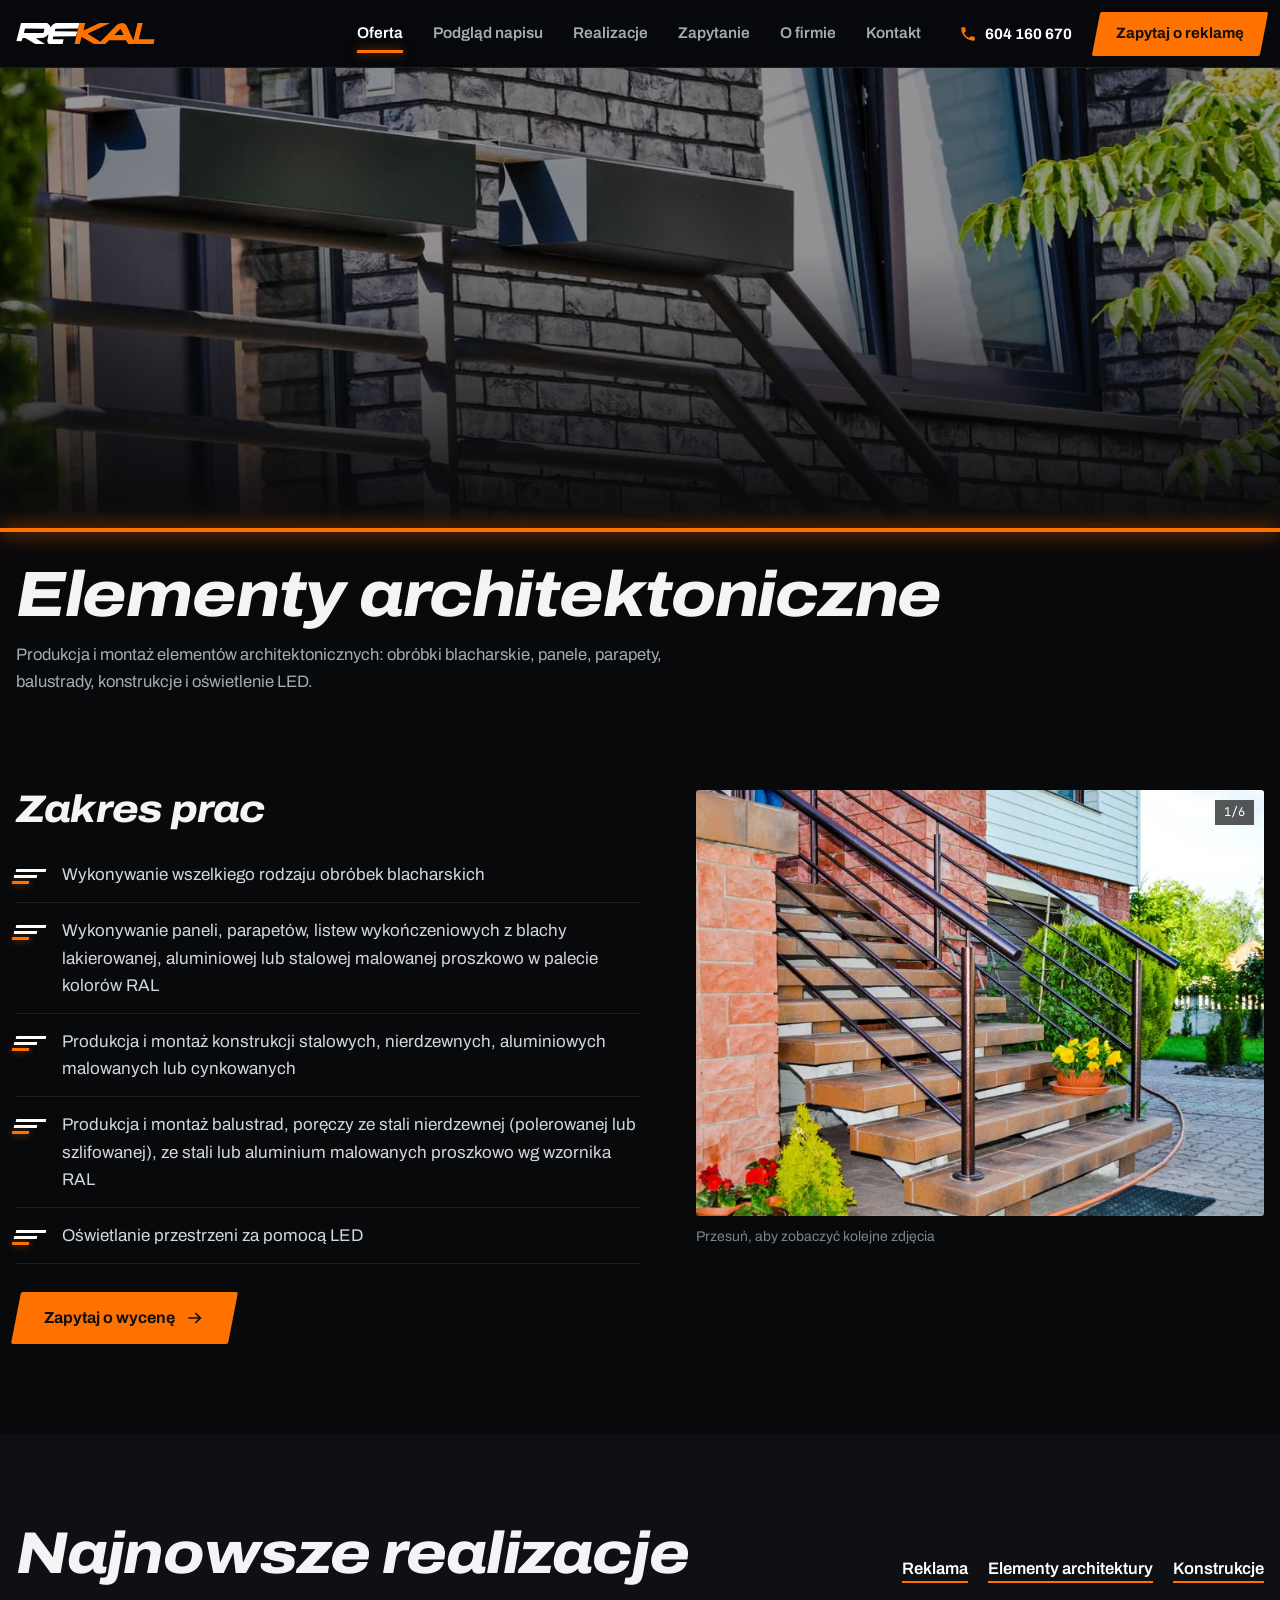
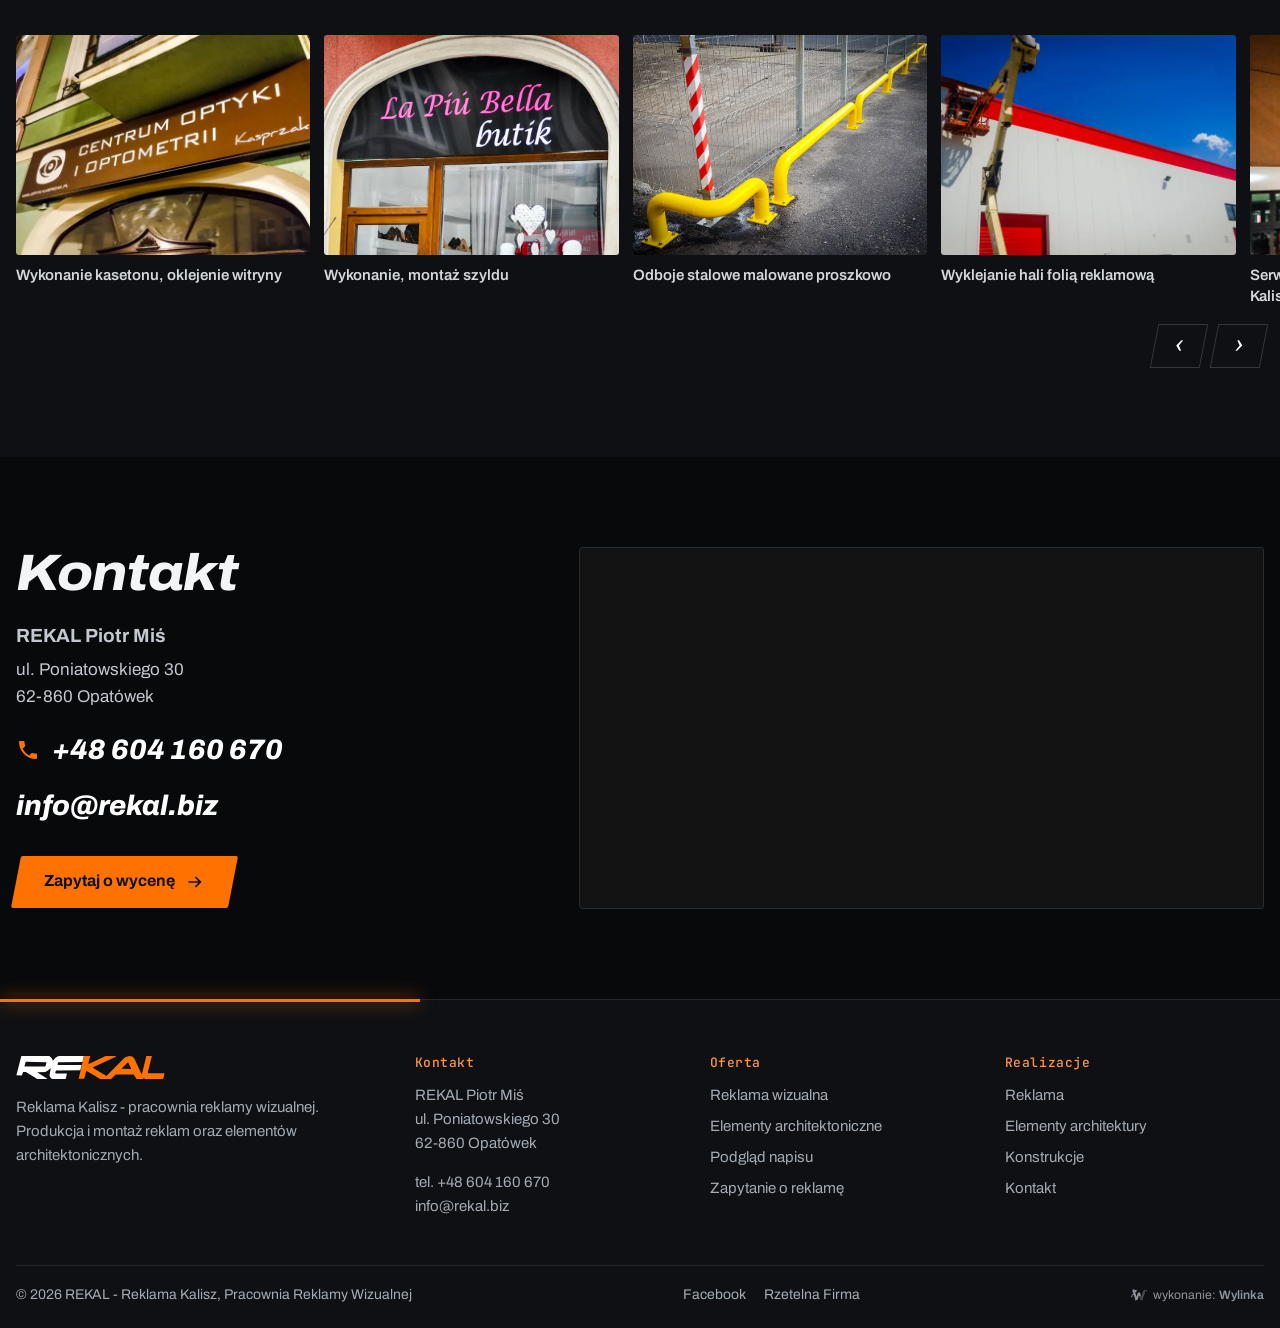
<file: elementy-architektoniczne/index.html>
<!doctype html>
<html lang="pl">
<head>
<meta charset="utf-8">
<meta name="viewport" content="width=device-width,initial-scale=1">
<meta name="robots" content="noindex,nofollow">
<title>Elementy architektoniczne | REKAL | Reklama Kalisz, Pracownia Reklamy Wizualnej</title>
<meta name="description" content="Elementy architektoniczne Kalisz: obróbki blacharskie, panele i parapety aluminiowe, balustrady i poręcze nierdzewne, konstrukcje stalowe i aluminiowe, oświetlenie LED. REKAL Opatówek.">
<meta name="theme-color" content="#08090B">
<meta name="color-scheme" content="dark">
<link rel="icon" href="../assets/favicon.svg" type="image/svg+xml">
<link rel="preconnect" href="https://fonts.googleapis.com">
<link rel="preconnect" href="https://fonts.gstatic.com" crossorigin>
<link href="https://fonts.googleapis.com/css2?family=Archivo:ital,wdth,wght@0,62..125,400..900;1,62..125,400..900&family=JetBrains+Mono:wght@500&display=swap" rel="stylesheet">
<link rel="stylesheet" href="../assets/style.css">
<style>
.wylinka-badge{display:inline-flex;align-items:center;gap:.4em;color:inherit;text-decoration:none;font-size:.875em;line-height:1;opacity:.85}
.wylinka-badge:hover,.wylinka-badge:focus-visible{opacity:1}
.wylinka-badge:focus-visible{outline:2px solid currentColor;outline-offset:3px;border-radius:2px}
.wylinka-badge svg{width:18px;height:18px;flex:none;overflow:visible}
.wylinka-badge b{font-weight:600}
.wylinka-badge .wy-old{opacity:.45;transform-origin:40px 30px;transition:transform .32s cubic-bezier(.3,.7,.4,1),opacity .32s ease-out}
.wylinka-badge .wy-pod{opacity:0;transition:opacity .2s ease-out .08s}
.wylinka-badge:hover .wy-old,.wylinka-badge:focus-visible .wy-old{transform:translate(9px,7px) rotate(9deg);opacity:0}
.wylinka-badge:hover .wy-pod,.wylinka-badge:focus-visible .wy-pod{opacity:1}
@media (prefers-reduced-motion:reduce){.wylinka-badge .wy-old,.wylinka-badge .wy-pod{transition:none}.wylinka-badge:hover .wy-old,.wylinka-badge:focus-visible .wy-old{transform:none;opacity:.45}.wylinka-badge:hover .wy-pod,.wylinka-badge:focus-visible .wy-pod{opacity:0}}
</style>
</head>
<body class="sub-page">
<a class="skip" href="#tresc">Przejdź do treści</a>
<header class="top" id="top">
  <div class="wrap top-in">
    <a class="brand" href="../" aria-label="REKAL - strona główna"><svg xmlns="http://www.w3.org/2000/svg" viewBox="0 0 300 47" role="img" aria-label="REKAL" class="logo-svg"><path fill="currentColor" fill-rule="evenodd" d="M0.8 38.5 11.6 38.9 14.2 32.2 19.7 32.1 42.6 45.8 62.1 45.9 62.6 45.3 43.7 33.7 43.0 32.5 58.9 31.8 64.5 28.7 69.6 24.1 67.0 38.5 68.1 42.1 70.5 44.8 73.6 45.9 98.8 45.9 99.8 45.0 101.9 35.1 79.5 35.0 78.6 33.6 79.9 29.0 128.4 28.3 131.3 18.0 83.9 17.8 83.1 16.5 84.3 12.3 132.3 11.8 133.8 10.0 135.7 0.0 85.1 0.0 79.0 3.3 73.9 9.3 71.6 4.3 66.8 0.0 10.7 0.0ZM17.0 20.4 19.0 12.6 20.0 11.7 61.0 12.3 59.2 20.1 58.1 21.2 17.7 21.2Z"/><path fill="#FF7200" fill-rule="evenodd" d="M125.3 45.4 136.4 45.7 140.3 30.7 141.3 29.8 168.5 45.9 190.2 45.9 199.4 37.0 235.5 37.0 241.0 45.9 254.4 45.9 255.1 43.9 258.8 45.8 293.5 45.9 294.9 44.2 296.9 35.5 296.2 34.7 263.9 34.7 264.0 30.9 271.7 0.0 260.7 0.0 252.0 35.7 251.1 36.3 236.5 4.4 232.3 1.1 226.9 0.0 219.6 2.0 216.5 4.0 180.9 40.2 154.4 23.8 154.0 22.7 198.6 1.8 200.7 0.0 179.1 0.0 145.7 15.8 144.8 14.7 148.4 0.0 135.8 0.0ZM230.2 24.9 229.6 25.9 210.9 25.5 223.4 12.8 224.7 13.5Z"/></svg></a>
    <nav class="nav" id="nav" aria-label="Menu główne">
      <ul><li><a href="../#oferta" class="on">Oferta</a></li><li><a href="../#studio">Podgląd napisu</a></li><li><a href="../#realizacje">Realizacje</a></li><li><a href="../#zapytanie">Zapytanie</a></li><li><a href="../#firma">O firmie</a></li><li><a href="../#kontakt">Kontakt</a></li></ul>
      <div class="nav-foot"><a class="btn" href="tel:+48604160670"><svg viewBox="0 0 24 24" aria-hidden="true"><path fill="currentColor" d="M6.6 10.8a15.1 15.1 0 0 0 6.6 6.6l2.2-2.2c.3-.3.7-.4 1-.2 1.1.4 2.3.6 3.6.6.6 0 1 .4 1 1V20c0 .6-.4 1-1 1A17 17 0 0 1 3 4c0-.6.4-1 1-1h3.5c.6 0 1 .4 1 1 0 1.3.2 2.5.6 3.6.1.3 0 .7-.2 1l-2.3 2.2z"/></svg><span>604 160 670</span></a><a href="mailto:info@rekal.biz">info@rekal.biz</a></div>
    </nav>
    <a class="tel-top" href="tel:+48604160670" aria-label="Zadzwoń: 604 160 670"><svg viewBox="0 0 24 24" aria-hidden="true"><path fill="currentColor" d="M6.6 10.8a15.1 15.1 0 0 0 6.6 6.6l2.2-2.2c.3-.3.7-.4 1-.2 1.1.4 2.3.6 3.6.6.6 0 1 .4 1 1V20c0 .6-.4 1-1 1A17 17 0 0 1 3 4c0-.6.4-1 1-1h3.5c.6 0 1 .4 1 1 0 1.3.2 2.5.6 3.6.1.3 0 .7-.2 1l-2.3 2.2z"/></svg><span>604 160 670</span></a>
    <a class="btn btn-sm top-cta" href="../#zapytanie">Zapytaj o reklamę</a>
    <button class="burger" type="button" aria-label="Otwórz menu" aria-expanded="false" aria-controls="nav"><span></span><span></span><span></span></button>
  </div>
</header>
<main id="tresc">
<section class="phero">
  <div class="phero-img"><img src="../img/2014-11-rekal-banner-4-6.webp" width="1600" height="501" alt="Elementy architektoniczne - panele, parapety, listwy wykończeniowe, fasady" style="object-position:50% 50%" fetchpriority="high"></div>
  <div class="hero-led" aria-hidden="true"></div>
  <div class="wrap phero-txt">
    <h1>Elementy architektoniczne</h1>
    <p class="lead">Produkcja i montaż elementów architektonicznych: obróbki blacharskie, panele, parapety, balustrady, konstrukcje i oświetlenie LED.</p>
  </div>
</section>
<section class="sec sec-white">
  <div class="wrap offer">
    <div class="offer-list"><h2>Zakres prac</h2><ul class="olist"><li><span class="skos" aria-hidden="true"><i></i><i></i><i></i></span><span>Wykonywanie wszelkiego rodzaju obróbek blacharskich</span></li><li><span class="skos" aria-hidden="true"><i></i><i></i><i></i></span><span>Wykonywanie paneli, parapetów, listew wykończeniowych z blachy lakierowanej, aluminiowej lub stalowej malowanej proszkowo w palecie kolorów RAL</span></li><li><span class="skos" aria-hidden="true"><i></i><i></i><i></i></span><span>Produkcja i montaż konstrukcji stalowych, nierdzewnych, aluminiowych malowanych lub cynkowanych</span></li><li><span class="skos" aria-hidden="true"><i></i><i></i><i></i></span><span>Produkcja i montaż balustrad, poręczy ze stali nierdzewnej (polerowanej lub szlifowanej), ze stali lub aluminium malowanych proszkowo wg wzornika RAL</span></li><li><span class="skos" aria-hidden="true"><i></i><i></i><i></i></span><span>Oświetlanie przestrzeni za pomocą LED</span></li></ul>
      <a class="btn" href="../kontakt/#formularz"><span>Zapytaj o wycenę</span><svg viewBox="0 0 24 24" aria-hidden="true"><path fill="currentColor" d="M13.2 5.3 19.9 12l-6.7 6.7-1.4-1.4 4.3-4.3H4v-2h12.1l-4.3-4.3z"/></svg></a></div>
    <div class="offer-car"><div class="car" style="--r:4/3"><div class="car-track"><button type="button" class="slide" data-lb="side" data-i="0" aria-label="Powiększ: Wykonanie, montaż balustrady"><img src="../img/2014-08-reklama-rekal-1.webp" width="800" height="531" alt="Wykonanie, montaż balustrady" loading="lazy" decoding="async"></button><button type="button" class="slide" data-lb="side" data-i="1" aria-label="Powiększ: Panele aluminiowe, parapety"><img src="../img/2014-08-reklama-rekal-22.webp" width="800" height="531" alt="Panele aluminiowe, parapety" loading="lazy" decoding="async"></button><button type="button" class="slide" data-lb="side" data-i="2" aria-label="Powiększ: Obróbki blacharskie - CH Karuzela Września"><img src="../img/2016-10-obrbki-ch-karuzela-wrzesnia-2.webp" width="800" height="450" alt="Obróbki blacharskie - CH Karuzela Września" loading="lazy" decoding="async"></button><button type="button" class="slide" data-lb="side" data-i="3" aria-label="Powiększ: Daszek szklany"><img src="../img/2014-08-20150827-152825-22.webp" width="800" height="478" alt="Daszek szklany" loading="lazy" decoding="async"></button><button type="button" class="slide" data-lb="side" data-i="4" aria-label="Powiększ: Podświetlenie LED"><img src="../img/2015-03-dsc-0546-1.webp" width="800" height="600" alt="Podświetlenie LED" loading="lazy" decoding="async"></button><button type="button" class="slide" data-lb="side" data-i="5" aria-label="Powiększ: Balustrada stalowa malowana proszkowo"><img src="../img/2016-10-wykonnaie-i-montaz-balustrady-stalowej-malowanej-proszkowo.webp" width="800" height="566" alt="Balustrada stalowa malowana proszkowo" loading="lazy" decoding="async"></button></div><span class="car-n" aria-hidden="true">1/6</span><button class="car-p" type="button" aria-label="Poprzednie">&lsaquo;</button><button class="car-nx" type="button" aria-label="Następne">&rsaquo;</button></div><p class="hint">Przesuń, aby zobaczyć kolejne zdjęcia</p></div>
  </div>
  <script type="application/json" data-lbset="side">[["../img/2014-08-reklama-rekal-1.webp", "Wykonanie, montaż balustrady"], ["../img/2014-08-reklama-rekal-22.webp", "Panele aluminiowe, parapety"], ["../img/2016-10-obrbki-ch-karuzela-wrzesnia-2.webp", "Obróbki blacharskie - CH Karuzela Września"], ["../img/2014-08-20150827-152825-22.webp", "Daszek szklany"], ["../img/2015-03-dsc-0546-1.webp", "Podświetlenie LED"], ["../img/2016-10-wykonnaie-i-montaz-balustrady-stalowej-malowanej-proszkowo.webp", "Balustrada stalowa malowana proszkowo"]]</script>
</section>
<section class="sec sec-grey">
  <div class="wrap"><div class="sec-head sec-head-row"><h2>Najnowsze realizacje</h2><p class="sec-links"><a href="../reklama/">Reklama</a><a href="../mala-architektura/">Elementy architektury</a><a href="../konstrukcje/">Konstrukcje</a></p></div></div>
  <div class="rail" data-rail>
  <div class="rail-track"><figure class="rcard"><button type="button" class="slide" data-lb="latest" data-i="0" aria-label="Powiększ: Wykonanie kasetonu, oklejenie witryny"><img src="../img/2016-10-wykonanie-kasetonu-oraz-oklejenie-witryny-2.webp" width="800" height="450" alt="Wykonanie kasetonu, oklejenie witryny" loading="lazy" decoding="async"></button><figcaption>Wykonanie kasetonu, oklejenie witryny</figcaption></figure><figure class="rcard"><button type="button" class="slide" data-lb="latest" data-i="1" aria-label="Powiększ: Wykonanie, montaż szyldu"><img src="../img/2016-10-wykonanie-i-monta-szyldula-piu-bella.webp" width="800" height="601" alt="Wykonanie, montaż szyldu" loading="lazy" decoding="async"></button><figcaption>Wykonanie, montaż szyldu</figcaption></figure><figure class="rcard"><button type="button" class="slide" data-lb="latest" data-i="2" aria-label="Powiększ: Odboje stalowe malowane proszkowo"><img src="../img/2016-10-wykonanie-i-montaz-odbojw-stalowych-malowanych-proszkowo.webp" width="800" height="550" alt="Odboje stalowe malowane proszkowo" loading="lazy" decoding="async"></button><figcaption>Odboje stalowe malowane proszkowo</figcaption></figure><figure class="rcard"><button type="button" class="slide" data-lb="latest" data-i="3" aria-label="Powiększ: Wyklejanie hali folią reklamową"><img src="../img/2016-10-wyklejanie-hali-foli-reklamow-2.webp" width="800" height="450" alt="Wyklejanie hali folią reklamową" loading="lazy" decoding="async"></button><figcaption>Wyklejanie hali folią reklamową</figcaption></figure><figure class="rcard"><button type="button" class="slide" data-lb="latest" data-i="4" aria-label="Powiększ: Serwis oznakowania reklamowego AMBER Kalisz"><img src="../img/2016-10-serwis-oznakowania-reklamowego-amber-kalisz.webp" width="800" height="450" alt="Serwis oznakowania reklamowego AMBER Kalisz" loading="lazy" decoding="async"></button><figcaption>Serwis oznakowania reklamowego AMBER Kalisz</figcaption></figure><figure class="rcard"><button type="button" class="slide" data-lb="latest" data-i="5" aria-label="Powiększ: Oklejanie samochodów - ANTCZAK"><img src="../img/2016-10-20160706-203418.webp" width="800" height="512" alt="Oklejanie samochodów - ANTCZAK" loading="lazy" decoding="async"></button><figcaption>Oklejanie samochodów - ANTCZAK</figcaption></figure><figure class="rcard"><button type="button" class="slide" data-lb="latest" data-i="6" aria-label="Powiększ: Oklejenie ładowarki"><img src="../img/2016-10-oklejenie-adowarki-1.webp" width="800" height="508" alt="Oklejenie ładowarki" loading="lazy" decoding="async"></button><figcaption>Oklejenie ładowarki</figcaption></figure><figure class="rcard"><button type="button" class="slide" data-lb="latest" data-i="7" aria-label="Powiększ: Oznakowanie bloku"><img src="../img/2016-10-oznakowanie-bloku.webp" width="800" height="509" alt="Oznakowanie bloku" loading="lazy" decoding="async"></button><figcaption>Oznakowanie bloku</figcaption></figure><figure class="rcard"><button type="button" class="slide" data-lb="latest" data-i="8" aria-label="Powiększ: Odboje ochronne"><img src="../img/2016-10-odboje-ochronne-3.webp" width="800" height="504" alt="Odboje ochronne" loading="lazy" decoding="async"></button><figcaption>Odboje ochronne</figcaption></figure><figure class="rcard"><button type="button" class="slide" data-lb="latest" data-i="9" aria-label="Powiększ: Skrzynka weselna"><img src="../img/2016-10-skrzynki-weselne-1.webp" width="800" height="547" alt="Skrzynka weselna" loading="lazy" decoding="async"></button><figcaption>Skrzynka weselna</figcaption></figure><figure class="rcard"><button type="button" class="slide" data-lb="latest" data-i="10" aria-label="Powiększ: Obróbki blacharskie - CH Karuzela Września"><img src="../img/2016-10-obrbki-ch-karuzela-wrzesnia-3.webp" width="800" height="450" alt="Obróbki blacharskie - CH Karuzela Września" loading="lazy" decoding="async"></button><figcaption>Obróbki blacharskie - CH Karuzela Września</figcaption></figure><figure class="rcard"><button type="button" class="slide" data-lb="latest" data-i="11" aria-label="Powiększ: Logo przestrzenne ze styroduru - ARTDENT"><img src="../img/2016-10-logo-przestrzenne-ze-styroduru-art-dent.webp" width="800" height="633" alt="Logo przestrzenne ze styroduru - ARTDENT" loading="lazy" decoding="async"></button><figcaption>Logo przestrzenne ze styroduru - ARTDENT</figcaption></figure><figure class="rcard"><button type="button" class="slide" data-lb="latest" data-i="12" aria-label="Powiększ: Logo podświetlane - Botoma"><img src="../img/2016-10-logo-podwietlanego-botoma.webp" width="800" height="505" alt="Logo podświetlane - Botoma" loading="lazy" decoding="async"></button><figcaption>Logo podświetlane - Botoma</figcaption></figure><figure class="rcard"><button type="button" class="slide" data-lb="latest" data-i="13" aria-label="Powiększ: Kaseton oraz oklejenie witryny"><img src="../img/2016-10-kaseton-oraz-oklejenie-witryny-1.webp" width="800" height="537" alt="Kaseton oraz oklejenie witryny" loading="lazy" decoding="async"></button><figcaption>Kaseton oraz oklejenie witryny</figcaption></figure><figure class="rcard"><button type="button" class="slide" data-lb="latest" data-i="14" aria-label="Powiększ: Wykonanie kasetonu, oklejenie witryny"><img src="../img/2016-10-dsc-0008.webp" width="800" height="454" alt="Wykonanie kasetonu, oklejenie witryny" loading="lazy" decoding="async"></button><figcaption>Wykonanie kasetonu, oklejenie witryny</figcaption></figure><figure class="rcard"><button type="button" class="slide" data-lb="latest" data-i="15" aria-label="Powiększ: Bramki piłkarskie aluminiowe"><img src="../img/2016-10-bramki-pikarskie-aluminiowe-treningowe-1.webp" width="800" height="470" alt="Bramki piłkarskie aluminiowe" loading="lazy" decoding="async"></button><figcaption>Bramki piłkarskie aluminiowe</figcaption></figure><figure class="rcard"><button type="button" class="slide" data-lb="latest" data-i="16" aria-label="Powiększ: Balustrada ochronna - malowana proszkowo"><img src="../img/2016-10-balustrada-ochronna-malowana-proszkowo.webp" width="800" height="485" alt="Balustrada ochronna - malowana proszkowo" loading="lazy" decoding="async"></button><figcaption>Balustrada ochronna - malowana proszkowo</figcaption></figure><figure class="rcard"><button type="button" class="slide" data-lb="latest" data-i="17" aria-label="Powiększ: Szyld i semafor reklamowy"><img src="../img/2016-10-20160903-144721.webp" width="800" height="498" alt="Szyld i semafor reklamowy" loading="lazy" decoding="async"></button><figcaption>Szyld i semafor reklamowy</figcaption></figure><figure class="rcard"><button type="button" class="slide" data-lb="latest" data-i="18" aria-label="Powiększ: Szyld podświetlany"><img src="../img/2016-10-20160830-172656.webp" width="800" height="580" alt="Szyld podświetlany" loading="lazy" decoding="async"></button><figcaption>Szyld podświetlany</figcaption></figure><figure class="rcard"><button type="button" class="slide" data-lb="latest" data-i="19" aria-label="Powiększ: Szyld podświetlany"><img src="../img/2016-10-20160830-191955.webp" width="600" height="800" alt="Szyld podświetlany" loading="lazy" decoding="async"></button><figcaption>Szyld podświetlany</figcaption></figure><figure class="rcard"><button type="button" class="slide" data-lb="latest" data-i="20" aria-label="Powiększ: Oklejanie samochodu - CHOJNACKI"><img src="../img/2016-10-20160817-175510.webp" width="800" height="477" alt="Oklejanie samochodu - CHOJNACKI" loading="lazy" decoding="async"></button><figcaption>Oklejanie samochodu - CHOJNACKI</figcaption></figure><figure class="rcard"><button type="button" class="slide" data-lb="latest" data-i="21" aria-label="Powiększ: Szyld podświetlany"><img src="../img/2016-10-20160817-175408.webp" width="800" height="514" alt="Szyld podświetlany" loading="lazy" decoding="async"></button><figcaption>Szyld podświetlany</figcaption></figure><figure class="rcard"><button type="button" class="slide" data-lb="latest" data-i="22" aria-label="Powiększ: Logotyp przestrzenny podświetlany"><img src="../img/2016-10-20160817-175401.webp" width="800" height="528" alt="Logotyp przestrzenny podświetlany" loading="lazy" decoding="async"></button><figcaption>Logotyp przestrzenny podświetlany</figcaption></figure><figure class="rcard"><button type="button" class="slide" data-lb="latest" data-i="23" aria-label="Powiększ: Logotyp przestrzenny podświetlany"><img src="../img/2016-10-20160413-194607-kopia.webp" width="518" height="800" alt="Logotyp przestrzenny podświetlany" loading="lazy" decoding="async"></button><figcaption>Logotyp przestrzenny podświetlany</figcaption></figure></div>
  <div class="rail-ctrl"><button class="rail-p" type="button" aria-label="Przewiń w lewo">&lsaquo;</button><button class="rail-n" type="button" aria-label="Przewiń w prawo">&rsaquo;</button></div>
</div>
<script type="application/json" data-lbset="latest">[["../img/2016-10-wykonanie-kasetonu-oraz-oklejenie-witryny-2.webp", "Wykonanie kasetonu, oklejenie witryny"], ["../img/2016-10-wykonanie-i-monta-szyldula-piu-bella.webp", "Wykonanie, montaż szyldu"], ["../img/2016-10-wykonanie-i-montaz-odbojw-stalowych-malowanych-proszkowo.webp", "Odboje stalowe malowane proszkowo"], ["../img/2016-10-wyklejanie-hali-foli-reklamow-2.webp", "Wyklejanie hali folią reklamową"], ["../img/2016-10-serwis-oznakowania-reklamowego-amber-kalisz.webp", "Serwis oznakowania reklamowego AMBER Kalisz"], ["../img/2016-10-20160706-203418.webp", "Oklejanie samochodów - ANTCZAK"], ["../img/2016-10-oklejenie-adowarki-1.webp", "Oklejenie ładowarki"], ["../img/2016-10-oznakowanie-bloku.webp", "Oznakowanie bloku"], ["../img/2016-10-odboje-ochronne-3.webp", "Odboje ochronne"], ["../img/2016-10-skrzynki-weselne-1.webp", "Skrzynka weselna"], ["../img/2016-10-obrbki-ch-karuzela-wrzesnia-3.webp", "Obróbki blacharskie - CH Karuzela Września"], ["../img/2016-10-logo-przestrzenne-ze-styroduru-art-dent.webp", "Logo przestrzenne ze styroduru - ARTDENT"], ["../img/2016-10-logo-podwietlanego-botoma.webp", "Logo podświetlane - Botoma"], ["../img/2016-10-kaseton-oraz-oklejenie-witryny-1.webp", "Kaseton oraz oklejenie witryny"], ["../img/2016-10-dsc-0008.webp", "Wykonanie kasetonu, oklejenie witryny"], ["../img/2016-10-bramki-pikarskie-aluminiowe-treningowe-1.webp", "Bramki piłkarskie aluminiowe"], ["../img/2016-10-balustrada-ochronna-malowana-proszkowo.webp", "Balustrada ochronna - malowana proszkowo"], ["../img/2016-10-20160903-144721.webp", "Szyld i semafor reklamowy"], ["../img/2016-10-20160830-172656.webp", "Szyld podświetlany"], ["../img/2016-10-20160830-191955.webp", "Szyld podświetlany"], ["../img/2016-10-20160817-175510.webp", "Oklejanie samochodu - CHOJNACKI"], ["../img/2016-10-20160817-175408.webp", "Szyld podświetlany"], ["../img/2016-10-20160817-175401.webp", "Logotyp przestrzenny podświetlany"], ["../img/2016-10-20160413-194607-kopia.webp", "Logotyp przestrzenny podświetlany"]]</script>
</section>
<section class="sec sec-white"><div class="wrap"><div class="contact">
  <div class="contact-data">
    <h2>Kontakt</h2>
    <p class="c-name">REKAL Piotr Miś</p>
    <p>ul. Poniatowskiego 30<br>62-860 Opatówek</p>
    <p class="c-big"><a href="tel:+48604160670"><svg viewBox="0 0 24 24" aria-hidden="true"><path fill="currentColor" d="M6.6 10.8a15.1 15.1 0 0 0 6.6 6.6l2.2-2.2c.3-.3.7-.4 1-.2 1.1.4 2.3.6 3.6.6.6 0 1 .4 1 1V20c0 .6-.4 1-1 1A17 17 0 0 1 3 4c0-.6.4-1 1-1h3.5c.6 0 1 .4 1 1 0 1.3.2 2.5.6 3.6.1.3 0 .7-.2 1l-2.3 2.2z"/></svg>+48 604 160 670</a></p>
    <p class="c-big"><a href="mailto:info@rekal.biz">info@rekal.biz</a></p>
    <a class="btn" href="../kontakt/#formularz"><span>Zapytaj o wycenę</span><svg viewBox="0 0 24 24" aria-hidden="true"><path fill="currentColor" d="M13.2 5.3 19.9 12l-6.7 6.7-1.4-1.4 4.3-4.3H4v-2h12.1l-4.3-4.3z"/></svg></a>
  </div>
  
  <div class="contact-map"><iframe class="map" title="Mapa dojazdu: REKAL, ul. Poniatowskiego 30, Opatówek" src="https://www.google.com/maps?q=ul.+J%C3%B3zefa+Poniatowskiego+30,+62-860+Opat%C3%B3wek&amp;output=embed" loading="lazy" referrerpolicy="no-referrer-when-downgrade"></iframe></div>
</div></div></section>
</main>
<footer class="foot">
  <div class="wrap foot-grid">
    <div class="foot-brand">
      <a class="brand" href="../" aria-label="REKAL"><svg xmlns="http://www.w3.org/2000/svg" viewBox="0 0 300 47" role="img" aria-label="REKAL" class="logo-svg"><path fill="currentColor" fill-rule="evenodd" d="M0.8 38.5 11.6 38.9 14.2 32.2 19.7 32.1 42.6 45.8 62.1 45.9 62.6 45.3 43.7 33.7 43.0 32.5 58.9 31.8 64.5 28.7 69.6 24.1 67.0 38.5 68.1 42.1 70.5 44.8 73.6 45.9 98.8 45.9 99.8 45.0 101.9 35.1 79.5 35.0 78.6 33.6 79.9 29.0 128.4 28.3 131.3 18.0 83.9 17.8 83.1 16.5 84.3 12.3 132.3 11.8 133.8 10.0 135.7 0.0 85.1 0.0 79.0 3.3 73.9 9.3 71.6 4.3 66.8 0.0 10.7 0.0ZM17.0 20.4 19.0 12.6 20.0 11.7 61.0 12.3 59.2 20.1 58.1 21.2 17.7 21.2Z"/><path fill="#FF7200" fill-rule="evenodd" d="M125.3 45.4 136.4 45.7 140.3 30.7 141.3 29.8 168.5 45.9 190.2 45.9 199.4 37.0 235.5 37.0 241.0 45.9 254.4 45.9 255.1 43.9 258.8 45.8 293.5 45.9 294.9 44.2 296.9 35.5 296.2 34.7 263.9 34.7 264.0 30.9 271.7 0.0 260.7 0.0 252.0 35.7 251.1 36.3 236.5 4.4 232.3 1.1 226.9 0.0 219.6 2.0 216.5 4.0 180.9 40.2 154.4 23.8 154.0 22.7 198.6 1.8 200.7 0.0 179.1 0.0 145.7 15.8 144.8 14.7 148.4 0.0 135.8 0.0ZM230.2 24.9 229.6 25.9 210.9 25.5 223.4 12.8 224.7 13.5Z"/></svg></a>
      <p>Reklama Kalisz - pracownia reklamy wizualnej. Produkcja i montaż reklam oraz elementów architektonicznych.</p>
    </div>
    <div>
      <h2>Kontakt</h2>
      <p>REKAL Piotr Miś<br>ul. Poniatowskiego 30<br>62-860 Opatówek</p>
      <p><a href="tel:+48604160670">tel. +48 604 160 670</a><br><a href="mailto:info@rekal.biz">info@rekal.biz</a></p>
    </div>
    <div>
      <h2>Oferta</h2>
      <ul><li><a href="../reklama-wizualna/">Reklama wizualna</a></li><li><a href="../elementy-architektoniczne/">Elementy architektoniczne</a></li><li><a href="../#studio">Podgląd napisu</a></li><li><a href="../#zapytanie">Zapytanie o reklamę</a></li></ul>
    </div>
    <div>
      <h2>Realizacje</h2>
      <ul><li><a href="../reklama/">Reklama</a></li><li><a href="../mala-architektura/">Elementy architektury</a></li><li><a href="../konstrukcje/">Konstrukcje</a></li><li><a href="../kontakt/">Kontakt</a></li></ul>
    </div>
  </div>
  <div class="wrap foot-bar">
    <span>&copy; <span class="yr">2026</span> REKAL - Reklama Kalisz, Pracownia Reklamy Wizualnej</span>
    <span class="foot-links"><a href="https://www.facebook.com/REKALreklamaKalisz" rel="noopener" target="_blank">Facebook</a><a href="http://wizytowka.rzetelnafirma.pl/XRA0Q81A" rel="nofollow noopener" target="_blank">Rzetelna Firma</a></span>
    <a class="wylinka-badge" href="https://wylinka.pl/?utm_source=rekal.biz&amp;utm_medium=stopka&amp;utm_campaign=wykonanie" rel="noopener" title="Strona wykonana przez Wylinka"><svg viewBox="0 0 64 64" aria-hidden="true" focusable="false" fill="currentColor"><path d="M9.8 22.8l-1.2-7.9 2.2-3.7 15.5 4.6-.5 1.5-7.2 5.5 4.7 15.6 5-15.6 7 0 4.1 12.7-4.2-.9-2.6 1.8-.8-2.2-5.3 15.6-4.3 0 .4 .2-2.1 2.8-1.3-1.1 1.1-1.4-3.1 .2-.1-1.7 2.2-.1-5.7-16.5-4.8 .6-.8 3.1 0 .5-.3 .5 .8 2.2-1.6 .5-.4-1.3-.8 1.6-1.5-.8 .8-1.6-1.4 .6-.6-1.6 2.3-.8 .2-.4 1.3-4.8 5.9-.8-2.4-6.9zM15.2 13.7l-.1-.4-.4 .8-.1 .8 .1 1 .1 .4 .3 .7 .3-.9 .1-.7 0-.8z"/><path class="wy-pod" d="M37.1 49.8l-4.5-13.3 2.6-1.8 4.2 .9 .9 2.8 3-9.7 0-.5 .1-.8 3.2-8.4 .5-1 .6-1 .9-1.1 1.3-1 1.1-.7 1.4-.5 1.4-.3 .7 0 .9 0 1.2 .3 1.4 .6 .8 .5 .7 .7 .6 .7 .5 .9 .3 .9 .1 .9 0 .8-.2 .9-.5 .9-.5 .6-.7 .5-.7 .3-.1-.1 0-.1 .5-.5 .3-.7 .2-.5 0-.6-.1-.6-.3-.7-.4-.5-.4-.4-.5-.3-.6-.3-.7 0-.7 .1-.6 .1-.5 .4-.5 .5-.3 .5-.2 .7-.1 1.5-1.4 5.1-.8 3.3-.3 .7-.5 .7-6 17.5 1.9 .1-.1 1.7-3.1-.2 1.1 1.4-1.3 1.1-2.1-2.8 .4-.2z"/><path class="wy-old" d="M40.8 50l.4-.2-4.1 0-4.2-12.5 2.5-1.7 4.3 .9 .6 1.9 .6-1.6 0-.3 2.4-7.8 0-.5 .1-.8 3.2-8.4 .4-.8 .6-.9 .9-1.2 .9-.9 1.3-.8 1.4-.6 1.2-.3 1.4-.1 1.3 .1 .6 .2 .8 .3 1.1 .6 .9 .7 .7 .9 .5 .9 .3 .9 .1 1.1-.1 .9-.3 .9-.4 .7-.6 .7-.6 .4-.6 .2-.1-.1 0-.1 .5-.5 .3-.7 .2-.5 0-.5-.1-.6-.2-.6-.3-.5-.4-.5-.5-.3-.6-.3-.7-.1-.6 0-.6 .1-.6 .3-.6 .5-.3 .4-.2 .5-.1 .5-.1 1.5-1.4 5.1-.8 3.3-.3 .7-.5 .7-6 17.5 1.9 .1-.1 1.7-3.1-.2 1.1 1.4-1.3 1.1zM49.6 17.1l.6 1.7-1.5 1.9 .4 .4 1.8-2.1-.7-2.1zM48.1 28.3l.5 1.8-1.7 1.8 .4 .4 1.9-2-.6-2.2zM37.9 41.7l1.7-1.5-.4-.4-1.7 1.4zM42.6 38.7l-1.5 2.8 1.1 2-1.3 2.6 .5 .2 1.5-2.8-1.1-2 1.4-2.5z"/></svg><span>wykonanie: <b>Wylinka</b></span></a>
  </div>
</footer>
<div class="mob-bar" id="mobBar"><a href="tel:+48604160670"><svg viewBox="0 0 24 24" aria-hidden="true"><path fill="currentColor" d="M6.6 10.8a15.1 15.1 0 0 0 6.6 6.6l2.2-2.2c.3-.3.7-.4 1-.2 1.1.4 2.3.6 3.6.6.6 0 1 .4 1 1V20c0 .6-.4 1-1 1A17 17 0 0 1 3 4c0-.6.4-1 1-1h3.5c.6 0 1 .4 1 1 0 1.3.2 2.5.6 3.6.1.3 0 .7-.2 1l-2.3 2.2z"/></svg>Zadzwoń</a><a class="mb-cta" href="../#zapytanie">Zapytaj o reklamę</a></div>
<div class="lb" id="lb" role="dialog" aria-modal="true" aria-label="Galeria zdjęć" hidden>
  <div class="lb-track" id="lbTrack"></div>
  <p class="lb-cap" id="lbCap"></p>
  <button class="lb-x" type="button" aria-label="Zamknij">&times;</button>
  <button class="lb-prev" type="button" aria-label="Poprzednie zdjęcie">&lsaquo;</button>
  <button class="lb-next" type="button" aria-label="Następne zdjęcie">&rsaquo;</button>
</div>
<script src="../assets/app.js" defer></script>
</body>
</html>
</file>
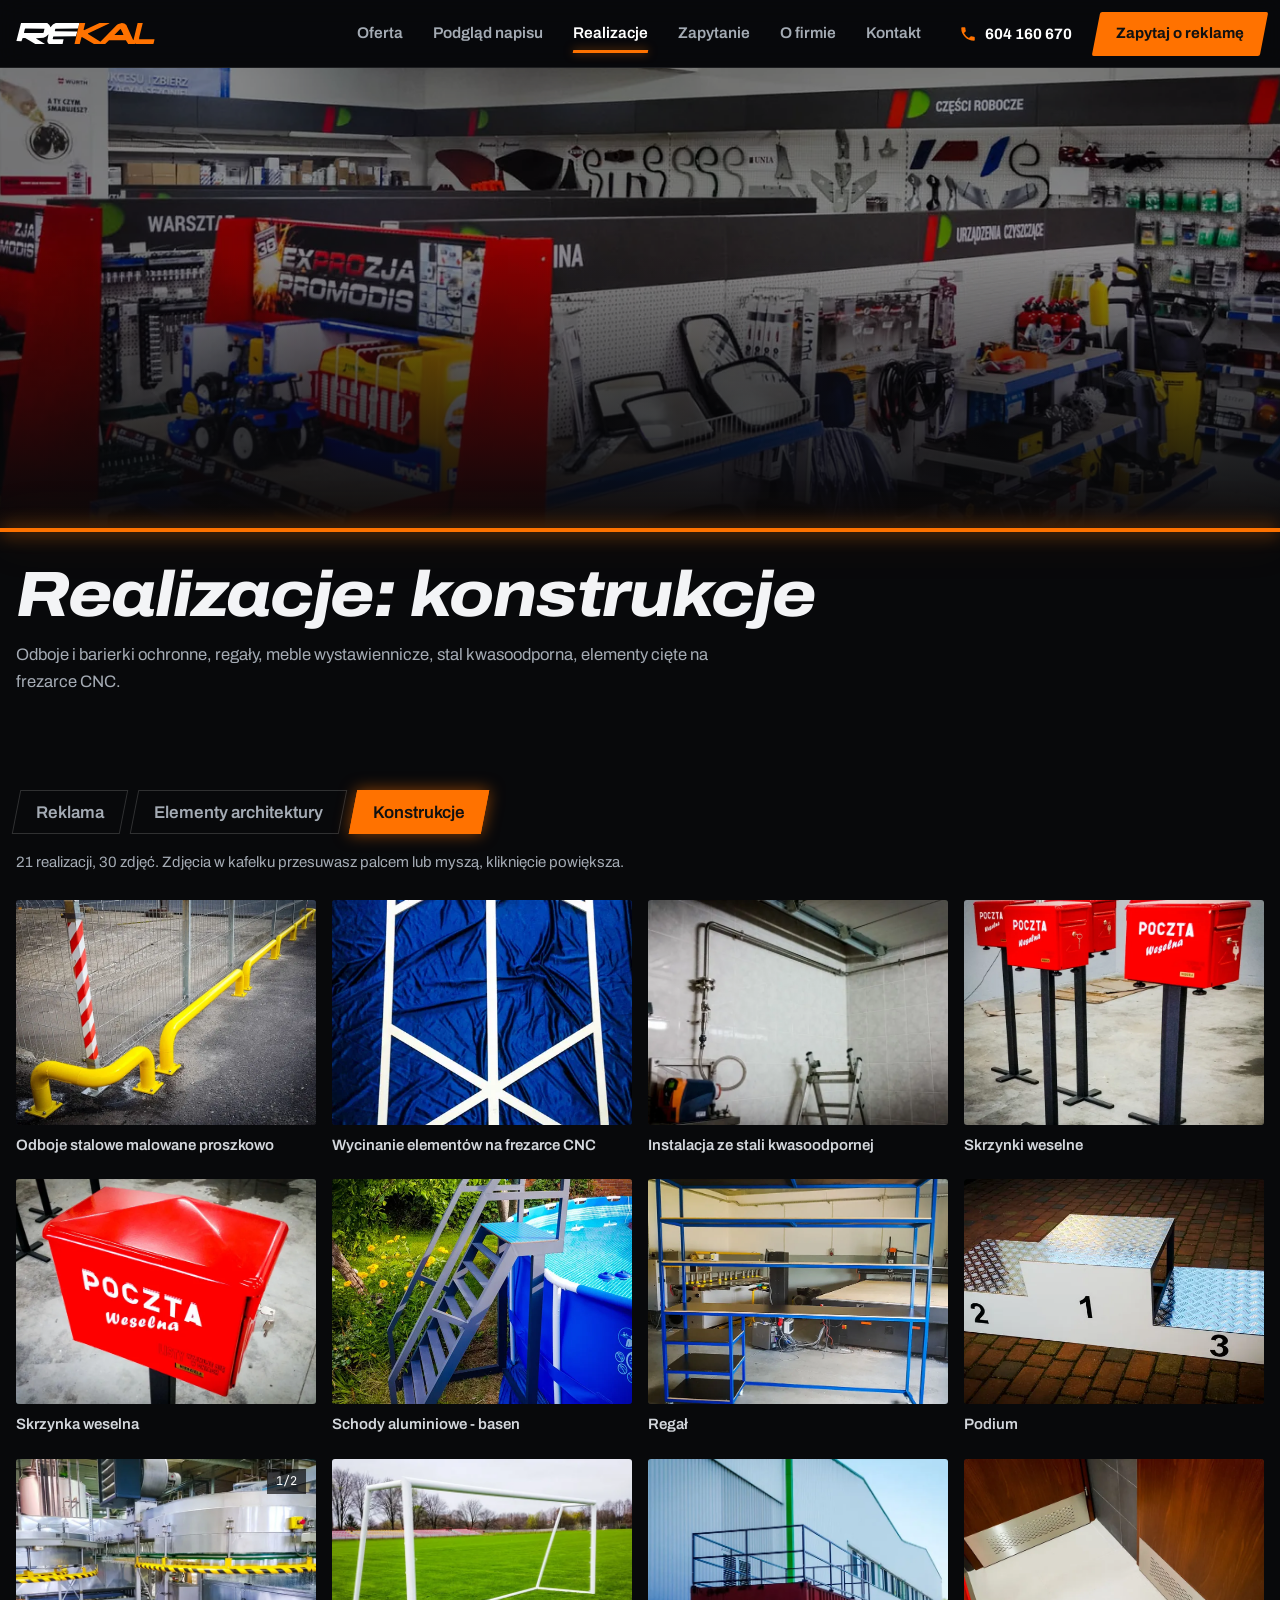
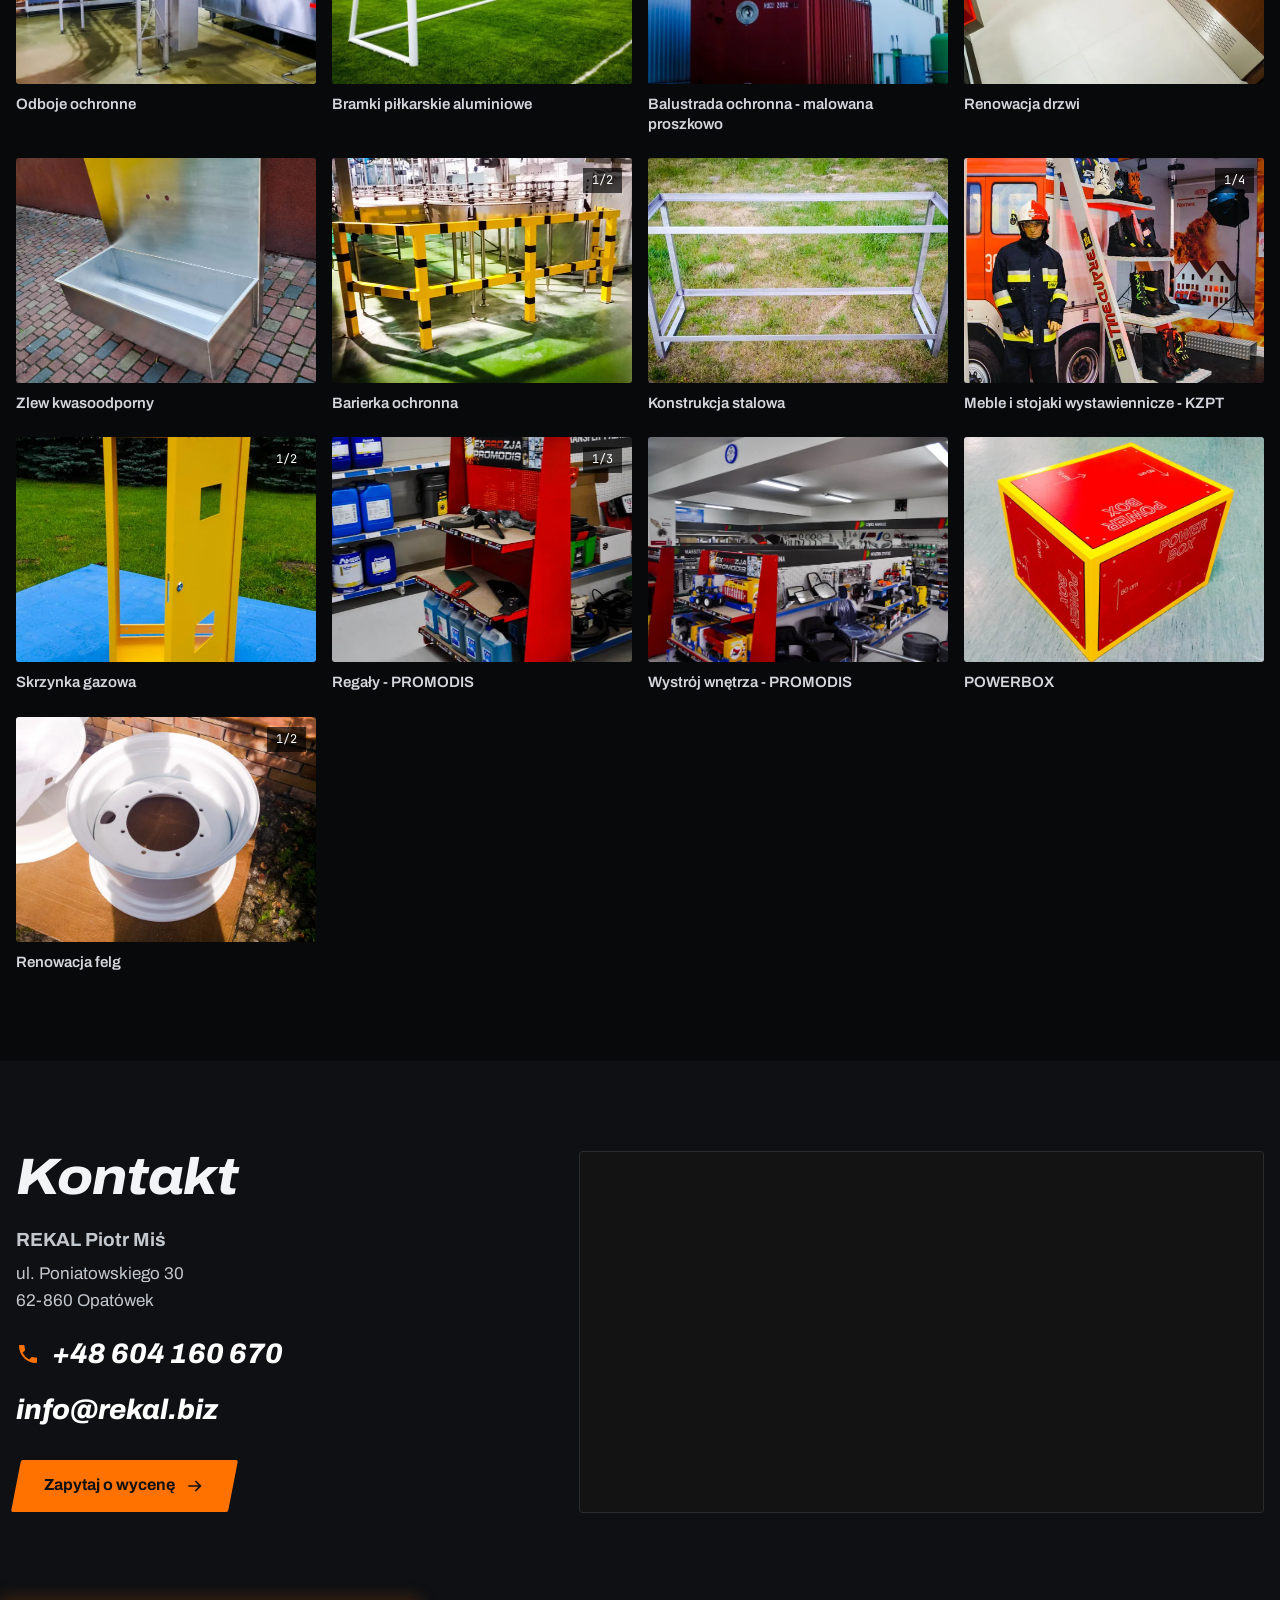
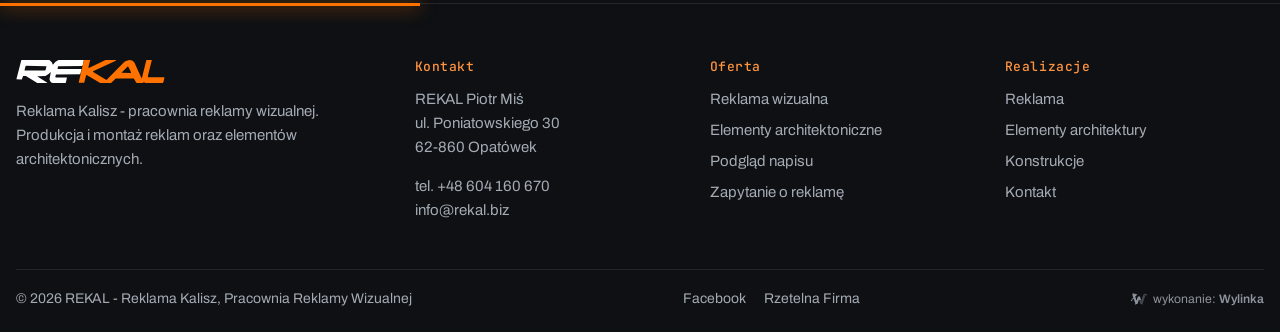
<file: konstrukcje/index.html>
<!doctype html>
<html lang="pl">
<head>
<meta charset="utf-8">
<meta name="viewport" content="width=device-width,initial-scale=1">
<meta name="robots" content="noindex,nofollow">
<title>Konstrukcje - realizacje | REKAL | Reklama Kalisz, Pracownia Reklamy Wizualnej</title>
<meta name="description" content="Realizacje REKAL - konstrukcje: odboje stalowe malowane proszkowo, barierki ochronne, regały, meble i stojaki wystawiennicze, instalacje ze stali kwasoodpornej, cięcie CNC.">
<meta name="theme-color" content="#08090B">
<meta name="color-scheme" content="dark">
<link rel="icon" href="../assets/favicon.svg" type="image/svg+xml">
<link rel="preconnect" href="https://fonts.googleapis.com">
<link rel="preconnect" href="https://fonts.gstatic.com" crossorigin>
<link href="https://fonts.googleapis.com/css2?family=Archivo:ital,wdth,wght@0,62..125,400..900;1,62..125,400..900&family=JetBrains+Mono:wght@500&display=swap" rel="stylesheet">
<link rel="stylesheet" href="../assets/style.css">
<style>
.wylinka-badge{display:inline-flex;align-items:center;gap:.4em;color:inherit;text-decoration:none;font-size:.875em;line-height:1;opacity:.85}
.wylinka-badge:hover,.wylinka-badge:focus-visible{opacity:1}
.wylinka-badge:focus-visible{outline:2px solid currentColor;outline-offset:3px;border-radius:2px}
.wylinka-badge svg{width:18px;height:18px;flex:none;overflow:visible}
.wylinka-badge b{font-weight:600}
.wylinka-badge .wy-old{opacity:.45;transform-origin:40px 30px;transition:transform .32s cubic-bezier(.3,.7,.4,1),opacity .32s ease-out}
.wylinka-badge .wy-pod{opacity:0;transition:opacity .2s ease-out .08s}
.wylinka-badge:hover .wy-old,.wylinka-badge:focus-visible .wy-old{transform:translate(9px,7px) rotate(9deg);opacity:0}
.wylinka-badge:hover .wy-pod,.wylinka-badge:focus-visible .wy-pod{opacity:1}
@media (prefers-reduced-motion:reduce){.wylinka-badge .wy-old,.wylinka-badge .wy-pod{transition:none}.wylinka-badge:hover .wy-old,.wylinka-badge:focus-visible .wy-old{transform:none;opacity:.45}.wylinka-badge:hover .wy-pod,.wylinka-badge:focus-visible .wy-pod{opacity:0}}
</style>
</head>
<body class="sub-page">
<a class="skip" href="#tresc">Przejdź do treści</a>
<header class="top" id="top">
  <div class="wrap top-in">
    <a class="brand" href="../" aria-label="REKAL - strona główna"><svg xmlns="http://www.w3.org/2000/svg" viewBox="0 0 300 47" role="img" aria-label="REKAL" class="logo-svg"><path fill="currentColor" fill-rule="evenodd" d="M0.8 38.5 11.6 38.9 14.2 32.2 19.7 32.1 42.6 45.8 62.1 45.9 62.6 45.3 43.7 33.7 43.0 32.5 58.9 31.8 64.5 28.7 69.6 24.1 67.0 38.5 68.1 42.1 70.5 44.8 73.6 45.9 98.8 45.9 99.8 45.0 101.9 35.1 79.5 35.0 78.6 33.6 79.9 29.0 128.4 28.3 131.3 18.0 83.9 17.8 83.1 16.5 84.3 12.3 132.3 11.8 133.8 10.0 135.7 0.0 85.1 0.0 79.0 3.3 73.9 9.3 71.6 4.3 66.8 0.0 10.7 0.0ZM17.0 20.4 19.0 12.6 20.0 11.7 61.0 12.3 59.2 20.1 58.1 21.2 17.7 21.2Z"/><path fill="#FF7200" fill-rule="evenodd" d="M125.3 45.4 136.4 45.7 140.3 30.7 141.3 29.8 168.5 45.9 190.2 45.9 199.4 37.0 235.5 37.0 241.0 45.9 254.4 45.9 255.1 43.9 258.8 45.8 293.5 45.9 294.9 44.2 296.9 35.5 296.2 34.7 263.9 34.7 264.0 30.9 271.7 0.0 260.7 0.0 252.0 35.7 251.1 36.3 236.5 4.4 232.3 1.1 226.9 0.0 219.6 2.0 216.5 4.0 180.9 40.2 154.4 23.8 154.0 22.7 198.6 1.8 200.7 0.0 179.1 0.0 145.7 15.8 144.8 14.7 148.4 0.0 135.8 0.0ZM230.2 24.9 229.6 25.9 210.9 25.5 223.4 12.8 224.7 13.5Z"/></svg></a>
    <nav class="nav" id="nav" aria-label="Menu główne">
      <ul><li><a href="../#oferta">Oferta</a></li><li><a href="../#studio">Podgląd napisu</a></li><li><a href="../#realizacje" class="on">Realizacje</a></li><li><a href="../#zapytanie">Zapytanie</a></li><li><a href="../#firma">O firmie</a></li><li><a href="../#kontakt">Kontakt</a></li></ul>
      <div class="nav-foot"><a class="btn" href="tel:+48604160670"><svg viewBox="0 0 24 24" aria-hidden="true"><path fill="currentColor" d="M6.6 10.8a15.1 15.1 0 0 0 6.6 6.6l2.2-2.2c.3-.3.7-.4 1-.2 1.1.4 2.3.6 3.6.6.6 0 1 .4 1 1V20c0 .6-.4 1-1 1A17 17 0 0 1 3 4c0-.6.4-1 1-1h3.5c.6 0 1 .4 1 1 0 1.3.2 2.5.6 3.6.1.3 0 .7-.2 1l-2.3 2.2z"/></svg><span>604 160 670</span></a><a href="mailto:info@rekal.biz">info@rekal.biz</a></div>
    </nav>
    <a class="tel-top" href="tel:+48604160670" aria-label="Zadzwoń: 604 160 670"><svg viewBox="0 0 24 24" aria-hidden="true"><path fill="currentColor" d="M6.6 10.8a15.1 15.1 0 0 0 6.6 6.6l2.2-2.2c.3-.3.7-.4 1-.2 1.1.4 2.3.6 3.6.6.6 0 1 .4 1 1V20c0 .6-.4 1-1 1A17 17 0 0 1 3 4c0-.6.4-1 1-1h3.5c.6 0 1 .4 1 1 0 1.3.2 2.5.6 3.6.1.3 0 .7-.2 1l-2.3 2.2z"/></svg><span>604 160 670</span></a>
    <a class="btn btn-sm top-cta" href="../#zapytanie">Zapytaj o reklamę</a>
    <button class="burger" type="button" aria-label="Otwórz menu" aria-expanded="false" aria-controls="nav"><span></span><span></span><span></span></button>
  </div>
</header>
<main id="tresc">
<section class="phero">
  <div class="phero-img"><img src="../img/2015-03-dsc-0001-55.webp" width="1600" height="501" alt="Regały, tablice informacyjne - PROMODIS" style="object-position:50% 50%" fetchpriority="high"></div>
  <div class="hero-led" aria-hidden="true"></div>
  <div class="wrap phero-txt">
    <h1>Realizacje: konstrukcje</h1>
    <p class="lead">Odboje i barierki ochronne, regały, meble wystawiennicze, stal kwasoodporna, elementy cięte na frezarce CNC.</p>
  </div>
</section>
<section class="sec sec-white">
  <div class="wrap">
    <nav class="tabs" aria-label="Rodzaje realizacji"><a href="../reklama/">Reklama</a><a href="../mala-architektura/">Elementy architektury</a><a href="../konstrukcje/" aria-current="page">Konstrukcje</a></nav>
    <p class="count">21 realizacji, 30 zdjęć. Zdjęcia w kafelku przesuwasz palcem lub myszą, kliknięcie powiększa.</p>
    <div class="wgrid"><figure class="wtile"><div class="car" style="--r:4/3"><div class="car-track"><button type="button" class="slide" data-lb="all" data-i="0" aria-label="Powiększ: Odboje stalowe malowane proszkowo"><img src="../img/2016-10-wykonanie-i-montaz-odbojw-stalowych-malowanych-proszkowo.webp" width="800" height="550" alt="Odboje stalowe malowane proszkowo" loading="lazy" decoding="async"></button></div></div><figcaption>Odboje stalowe malowane proszkowo</figcaption></figure><figure class="wtile"><div class="car" style="--r:4/3"><div class="car-track"><button type="button" class="slide" data-lb="all" data-i="1" aria-label="Powiększ: Wycinanie elementów na frezarce CNC"><img src="../img/2016-10-wycinanie-elementw-na-frezarce-cnc.webp" width="484" height="800" alt="Wycinanie elementów na frezarce CNC" loading="lazy" decoding="async"></button></div></div><figcaption>Wycinanie elementów na frezarce CNC</figcaption></figure><figure class="wtile"><div class="car" style="--r:4/3"><div class="car-track"><button type="button" class="slide" data-lb="all" data-i="2" aria-label="Powiększ: Instalacja ze stali kwasoodpornej"><img src="../img/2016-10-wykonanie-i-monta-instalacji-ze-stali-kwasoodpornej-gat-316.webp" width="800" height="465" alt="Instalacja ze stali kwasoodpornej" loading="lazy" decoding="async"></button></div></div><figcaption>Instalacja ze stali kwasoodpornej</figcaption></figure><figure class="wtile"><div class="car" style="--r:4/3"><div class="car-track"><button type="button" class="slide" data-lb="all" data-i="3" aria-label="Powiększ: Skrzynki weselne"><img src="../img/2016-10-skrzynki-weselne.webp" width="800" height="796" alt="Skrzynki weselne" loading="lazy" decoding="async"></button></div></div><figcaption>Skrzynki weselne</figcaption></figure><figure class="wtile"><div class="car" style="--r:4/3"><div class="car-track"><button type="button" class="slide" data-lb="all" data-i="4" aria-label="Powiększ: Skrzynka weselna"><img src="../img/2016-10-skrzynki-weselne-1.webp" width="800" height="547" alt="Skrzynka weselna" loading="lazy" decoding="async"></button></div></div><figcaption>Skrzynka weselna</figcaption></figure><figure class="wtile"><div class="car" style="--r:4/3"><div class="car-track"><button type="button" class="slide" data-lb="all" data-i="5" aria-label="Powiększ: Schody aluminiowe - basen"><img src="../img/2016-10-schody-aluminiowe-basen.webp" width="600" height="800" alt="Schody aluminiowe - basen" loading="lazy" decoding="async"></button></div></div><figcaption>Schody aluminiowe - basen</figcaption></figure><figure class="wtile"><div class="car" style="--r:4/3"><div class="car-track"><button type="button" class="slide" data-lb="all" data-i="6" aria-label="Powiększ: Regał"><img src="../img/2016-10-rega.webp" width="800" height="771" alt="Regał" loading="lazy" decoding="async"></button></div></div><figcaption>Regał</figcaption></figure><figure class="wtile"><div class="car" style="--r:4/3"><div class="car-track"><button type="button" class="slide" data-lb="all" data-i="7" aria-label="Powiększ: Podium"><img src="../img/2016-10-podjum.webp" width="800" height="420" alt="Podium" loading="lazy" decoding="async"></button></div></div><figcaption>Podium</figcaption></figure><figure class="wtile"><div class="car" style="--r:4/3"><div class="car-track"><button type="button" class="slide" data-lb="all" data-i="8" aria-label="Powiększ: Odboje ochronne"><img src="../img/2016-10-odboje-ochronne-3.webp" width="800" height="504" alt="Odboje ochronne" loading="lazy" decoding="async"></button><button type="button" class="slide" data-lb="all" data-i="9" aria-label="Powiększ: Odboje ochronne"><img src="../img/2016-10-odboje-ochronne-2.webp" width="800" height="571" alt="Odboje ochronne" loading="lazy" decoding="async"></button></div><span class="car-n" aria-hidden="true">1/2</span><button class="car-p" type="button" aria-label="Poprzednie">&lsaquo;</button><button class="car-nx" type="button" aria-label="Następne">&rsaquo;</button></div><figcaption>Odboje ochronne</figcaption></figure><figure class="wtile"><div class="car" style="--r:4/3"><div class="car-track"><button type="button" class="slide" data-lb="all" data-i="10" aria-label="Powiększ: Bramki piłkarskie aluminiowe"><img src="../img/2016-10-bramki-pikarskie-aluminiowe-treningowe-1.webp" width="800" height="470" alt="Bramki piłkarskie aluminiowe" loading="lazy" decoding="async"></button></div></div><figcaption>Bramki piłkarskie aluminiowe</figcaption></figure><figure class="wtile"><div class="car" style="--r:4/3"><div class="car-track"><button type="button" class="slide" data-lb="all" data-i="11" aria-label="Powiększ: Balustrada ochronna - malowana proszkowo"><img src="../img/2016-10-balustrada-ochronna-malowana-proszkowo.webp" width="800" height="485" alt="Balustrada ochronna - malowana proszkowo" loading="lazy" decoding="async"></button></div></div><figcaption>Balustrada ochronna - malowana proszkowo</figcaption></figure><figure class="wtile"><div class="car" style="--r:4/3"><div class="car-track"><button type="button" class="slide" data-lb="all" data-i="12" aria-label="Powiększ: Renowacja drzwi"><img src="../img/2016-10-20160819-120554.webp" width="800" height="568" alt="Renowacja drzwi" loading="lazy" decoding="async"></button></div></div><figcaption>Renowacja drzwi</figcaption></figure><figure class="wtile"><div class="car" style="--r:4/3"><div class="car-track"><button type="button" class="slide" data-lb="all" data-i="13" aria-label="Powiększ: Zlew kwasoodporny"><img src="../img/2014-08-dsc-0663-19.webp" width="800" height="531" alt="Zlew kwasoodporny" loading="lazy" decoding="async"></button></div></div><figcaption>Zlew kwasoodporny</figcaption></figure><figure class="wtile"><div class="car" style="--r:4/3"><div class="car-track"><button type="button" class="slide" data-lb="all" data-i="14" aria-label="Powiększ: Barierka ochronna"><img src="../img/2014-08-20150904-170121-24.webp" width="800" height="449" alt="Barierka ochronna" loading="lazy" decoding="async"></button><button type="button" class="slide" data-lb="all" data-i="15" aria-label="Powiększ: Barierka ochronna"><img src="../img/2014-08-20150904-170104-23.webp" width="800" height="436" alt="Barierka ochronna" loading="lazy" decoding="async"></button></div><span class="car-n" aria-hidden="true">1/2</span><button class="car-p" type="button" aria-label="Poprzednie">&lsaquo;</button><button class="car-nx" type="button" aria-label="Następne">&rsaquo;</button></div><figcaption>Barierka ochronna</figcaption></figure><figure class="wtile"><div class="car" style="--r:4/3"><div class="car-track"><button type="button" class="slide" data-lb="all" data-i="16" aria-label="Powiększ: Konstrukcja stalowa"><img src="../img/2014-08-20150601-194343-13.webp" width="800" height="450" alt="Konstrukcja stalowa" loading="lazy" decoding="async"></button></div></div><figcaption>Konstrukcja stalowa</figcaption></figure><figure class="wtile"><div class="car" style="--r:4/3"><div class="car-track"><button type="button" class="slide" data-lb="all" data-i="17" aria-label="Powiększ: Meble i stojaki wystawiennicze - KZPT"><img src="../img/2014-08-14-39.webp" width="533" height="800" alt="Meble i stojaki wystawiennicze - KZPT" loading="lazy" decoding="async"></button><button type="button" class="slide" data-lb="all" data-i="18" aria-label="Powiększ: Meble i stojaki wystawiennicze - KZPT"><img src="../img/2014-08-9-41.webp" width="800" height="533" alt="Meble i stojaki wystawiennicze - KZPT" loading="lazy" decoding="async"></button><button type="button" class="slide" data-lb="all" data-i="19" aria-label="Powiększ: Meble i stojaki wystawiennicze - KZPT"><img src="../img/2014-08-8-40.webp" width="800" height="533" alt="Meble i stojaki wystawiennicze - KZPT" loading="lazy" decoding="async"></button><button type="button" class="slide" data-lb="all" data-i="20" aria-label="Powiększ: Meble i stojaki wystawiennicze - KZPT"><img src="../img/2014-08-1-38.webp" width="533" height="800" alt="Meble i stojaki wystawiennicze - KZPT" loading="lazy" decoding="async"></button></div><span class="car-n" aria-hidden="true">1/4</span><button class="car-p" type="button" aria-label="Poprzednie">&lsaquo;</button><button class="car-nx" type="button" aria-label="Następne">&rsaquo;</button></div><figcaption>Meble i stojaki wystawiennicze - KZPT</figcaption></figure><figure class="wtile"><div class="car" style="--r:4/3"><div class="car-track"><button type="button" class="slide" data-lb="all" data-i="21" aria-label="Powiększ: Skrzynka gazowa"><img src="../img/2015-03-dsc-0411-2.webp" width="600" height="800" alt="Skrzynka gazowa" loading="lazy" decoding="async"></button><button type="button" class="slide" data-lb="all" data-i="22" aria-label="Powiększ: Skrzynka gazowa"><img src="../img/2015-03-dsc-0410-1.webp" width="600" height="800" alt="Skrzynka gazowa" loading="lazy" decoding="async"></button></div><span class="car-n" aria-hidden="true">1/2</span><button class="car-p" type="button" aria-label="Poprzednie">&lsaquo;</button><button class="car-nx" type="button" aria-label="Następne">&rsaquo;</button></div><figcaption>Skrzynka gazowa</figcaption></figure><figure class="wtile"><div class="car" style="--r:4/3"><div class="car-track"><button type="button" class="slide" data-lb="all" data-i="23" aria-label="Powiększ: Regały - PROMODIS"><img src="../img/2015-03-dsc-0010-5.webp" width="531" height="800" alt="Regały - PROMODIS" loading="lazy" decoding="async"></button><button type="button" class="slide" data-lb="all" data-i="24" aria-label="Powiększ: Regały - PROMODIS"><img src="../img/2015-03-dsc-0007-4.webp" width="800" height="531" alt="Regały - PROMODIS" loading="lazy" decoding="async"></button><button type="button" class="slide" data-lb="all" data-i="25" aria-label="Powiększ: Regały - PROMODIS"><img src="../img/2015-03-dsc-0006-3.webp" width="800" height="531" alt="Regały - PROMODIS" loading="lazy" decoding="async"></button></div><span class="car-n" aria-hidden="true">1/3</span><button class="car-p" type="button" aria-label="Poprzednie">&lsaquo;</button><button class="car-nx" type="button" aria-label="Następne">&rsaquo;</button></div><figcaption>Regały - PROMODIS</figcaption></figure><figure class="wtile"><div class="car" style="--r:4/3"><div class="car-track"><button type="button" class="slide" data-lb="all" data-i="26" aria-label="Powiększ: Wystrój wnętrza - PROMODIS"><img src="../img/2015-03-dsc-0001-1.webp" width="800" height="531" alt="Wystrój wnętrza - PROMODIS" loading="lazy" decoding="async"></button></div></div><figcaption>Wystrój wnętrza - PROMODIS</figcaption></figure><figure class="wtile"><div class="car" style="--r:4/3"><div class="car-track"><button type="button" class="slide" data-lb="all" data-i="27" aria-label="Powiększ: POWERBOX"><img src="../img/2015-03-20150115-152904-1.webp" width="800" height="656" alt="POWERBOX" loading="lazy" decoding="async"></button></div></div><figcaption>POWERBOX</figcaption></figure><figure class="wtile"><div class="car" style="--r:4/3"><div class="car-track"><button type="button" class="slide" data-lb="all" data-i="28" aria-label="Powiększ: Renowacja felg"><img src="../img/2014-08-reklama-rekal-6.webp" width="800" height="600" alt="Renowacja felg" loading="lazy" decoding="async"></button><button type="button" class="slide" data-lb="all" data-i="29" aria-label="Powiększ: Renowacja felg"><img src="../img/2014-08-reklama-rekal-7.webp" width="800" height="600" alt="Renowacja felg" loading="lazy" decoding="async"></button></div><span class="car-n" aria-hidden="true">1/2</span><button class="car-p" type="button" aria-label="Poprzednie">&lsaquo;</button><button class="car-nx" type="button" aria-label="Następne">&rsaquo;</button></div><figcaption>Renowacja felg</figcaption></figure></div>
  </div>
  <script type="application/json" data-lbset="all">[["../img/2016-10-wykonanie-i-montaz-odbojw-stalowych-malowanych-proszkowo.webp", "Odboje stalowe malowane proszkowo"], ["../img/2016-10-wycinanie-elementw-na-frezarce-cnc.webp", "Wycinanie elementów na frezarce CNC"], ["../img/2016-10-wykonanie-i-monta-instalacji-ze-stali-kwasoodpornej-gat-316.webp", "Instalacja ze stali kwasoodpornej"], ["../img/2016-10-skrzynki-weselne.webp", "Skrzynki weselne"], ["../img/2016-10-skrzynki-weselne-1.webp", "Skrzynka weselna"], ["../img/2016-10-schody-aluminiowe-basen.webp", "Schody aluminiowe - basen"], ["../img/2016-10-rega.webp", "Regał"], ["../img/2016-10-podjum.webp", "Podium"], ["../img/2016-10-odboje-ochronne-3.webp", "Odboje ochronne"], ["../img/2016-10-odboje-ochronne-2.webp", "Odboje ochronne"], ["../img/2016-10-bramki-pikarskie-aluminiowe-treningowe-1.webp", "Bramki piłkarskie aluminiowe"], ["../img/2016-10-balustrada-ochronna-malowana-proszkowo.webp", "Balustrada ochronna - malowana proszkowo"], ["../img/2016-10-20160819-120554.webp", "Renowacja drzwi"], ["../img/2014-08-dsc-0663-19.webp", "Zlew kwasoodporny"], ["../img/2014-08-20150904-170121-24.webp", "Barierka ochronna"], ["../img/2014-08-20150904-170104-23.webp", "Barierka ochronna"], ["../img/2014-08-20150601-194343-13.webp", "Konstrukcja stalowa"], ["../img/2014-08-14-39.webp", "Meble i stojaki wystawiennicze - KZPT"], ["../img/2014-08-9-41.webp", "Meble i stojaki wystawiennicze - KZPT"], ["../img/2014-08-8-40.webp", "Meble i stojaki wystawiennicze - KZPT"], ["../img/2014-08-1-38.webp", "Meble i stojaki wystawiennicze - KZPT"], ["../img/2015-03-dsc-0411-2.webp", "Skrzynka gazowa"], ["../img/2015-03-dsc-0410-1.webp", "Skrzynka gazowa"], ["../img/2015-03-dsc-0010-5.webp", "Regały - PROMODIS"], ["../img/2015-03-dsc-0007-4.webp", "Regały - PROMODIS"], ["../img/2015-03-dsc-0006-3.webp", "Regały - PROMODIS"], ["../img/2015-03-dsc-0001-1.webp", "Wystrój wnętrza - PROMODIS"], ["../img/2015-03-20150115-152904-1.webp", "POWERBOX"], ["../img/2014-08-reklama-rekal-6.webp", "Renowacja felg"], ["../img/2014-08-reklama-rekal-7.webp", "Renowacja felg"]]</script>
</section>
<section class="sec sec-grey"><div class="wrap"><div class="contact">
  <div class="contact-data">
    <h2>Kontakt</h2>
    <p class="c-name">REKAL Piotr Miś</p>
    <p>ul. Poniatowskiego 30<br>62-860 Opatówek</p>
    <p class="c-big"><a href="tel:+48604160670"><svg viewBox="0 0 24 24" aria-hidden="true"><path fill="currentColor" d="M6.6 10.8a15.1 15.1 0 0 0 6.6 6.6l2.2-2.2c.3-.3.7-.4 1-.2 1.1.4 2.3.6 3.6.6.6 0 1 .4 1 1V20c0 .6-.4 1-1 1A17 17 0 0 1 3 4c0-.6.4-1 1-1h3.5c.6 0 1 .4 1 1 0 1.3.2 2.5.6 3.6.1.3 0 .7-.2 1l-2.3 2.2z"/></svg>+48 604 160 670</a></p>
    <p class="c-big"><a href="mailto:info@rekal.biz">info@rekal.biz</a></p>
    <a class="btn" href="../kontakt/#formularz"><span>Zapytaj o wycenę</span><svg viewBox="0 0 24 24" aria-hidden="true"><path fill="currentColor" d="M13.2 5.3 19.9 12l-6.7 6.7-1.4-1.4 4.3-4.3H4v-2h12.1l-4.3-4.3z"/></svg></a>
  </div>
  
  <div class="contact-map"><iframe class="map" title="Mapa dojazdu: REKAL, ul. Poniatowskiego 30, Opatówek" src="https://www.google.com/maps?q=ul.+J%C3%B3zefa+Poniatowskiego+30,+62-860+Opat%C3%B3wek&amp;output=embed" loading="lazy" referrerpolicy="no-referrer-when-downgrade"></iframe></div>
</div></div></section>
</main>
<footer class="foot">
  <div class="wrap foot-grid">
    <div class="foot-brand">
      <a class="brand" href="../" aria-label="REKAL"><svg xmlns="http://www.w3.org/2000/svg" viewBox="0 0 300 47" role="img" aria-label="REKAL" class="logo-svg"><path fill="currentColor" fill-rule="evenodd" d="M0.8 38.5 11.6 38.9 14.2 32.2 19.7 32.1 42.6 45.8 62.1 45.9 62.6 45.3 43.7 33.7 43.0 32.5 58.9 31.8 64.5 28.7 69.6 24.1 67.0 38.5 68.1 42.1 70.5 44.8 73.6 45.9 98.8 45.9 99.8 45.0 101.9 35.1 79.5 35.0 78.6 33.6 79.9 29.0 128.4 28.3 131.3 18.0 83.9 17.8 83.1 16.5 84.3 12.3 132.3 11.8 133.8 10.0 135.7 0.0 85.1 0.0 79.0 3.3 73.9 9.3 71.6 4.3 66.8 0.0 10.7 0.0ZM17.0 20.4 19.0 12.6 20.0 11.7 61.0 12.3 59.2 20.1 58.1 21.2 17.7 21.2Z"/><path fill="#FF7200" fill-rule="evenodd" d="M125.3 45.4 136.4 45.7 140.3 30.7 141.3 29.8 168.5 45.9 190.2 45.9 199.4 37.0 235.5 37.0 241.0 45.9 254.4 45.9 255.1 43.9 258.8 45.8 293.5 45.9 294.9 44.2 296.9 35.5 296.2 34.7 263.9 34.7 264.0 30.9 271.7 0.0 260.7 0.0 252.0 35.7 251.1 36.3 236.5 4.4 232.3 1.1 226.9 0.0 219.6 2.0 216.5 4.0 180.9 40.2 154.4 23.8 154.0 22.7 198.6 1.8 200.7 0.0 179.1 0.0 145.7 15.8 144.8 14.7 148.4 0.0 135.8 0.0ZM230.2 24.9 229.6 25.9 210.9 25.5 223.4 12.8 224.7 13.5Z"/></svg></a>
      <p>Reklama Kalisz - pracownia reklamy wizualnej. Produkcja i montaż reklam oraz elementów architektonicznych.</p>
    </div>
    <div>
      <h2>Kontakt</h2>
      <p>REKAL Piotr Miś<br>ul. Poniatowskiego 30<br>62-860 Opatówek</p>
      <p><a href="tel:+48604160670">tel. +48 604 160 670</a><br><a href="mailto:info@rekal.biz">info@rekal.biz</a></p>
    </div>
    <div>
      <h2>Oferta</h2>
      <ul><li><a href="../reklama-wizualna/">Reklama wizualna</a></li><li><a href="../elementy-architektoniczne/">Elementy architektoniczne</a></li><li><a href="../#studio">Podgląd napisu</a></li><li><a href="../#zapytanie">Zapytanie o reklamę</a></li></ul>
    </div>
    <div>
      <h2>Realizacje</h2>
      <ul><li><a href="../reklama/">Reklama</a></li><li><a href="../mala-architektura/">Elementy architektury</a></li><li><a href="../konstrukcje/">Konstrukcje</a></li><li><a href="../kontakt/">Kontakt</a></li></ul>
    </div>
  </div>
  <div class="wrap foot-bar">
    <span>&copy; <span class="yr">2026</span> REKAL - Reklama Kalisz, Pracownia Reklamy Wizualnej</span>
    <span class="foot-links"><a href="https://www.facebook.com/REKALreklamaKalisz" rel="noopener" target="_blank">Facebook</a><a href="http://wizytowka.rzetelnafirma.pl/XRA0Q81A" rel="nofollow noopener" target="_blank">Rzetelna Firma</a></span>
    <a class="wylinka-badge" href="https://wylinka.pl/?utm_source=rekal.biz&amp;utm_medium=stopka&amp;utm_campaign=wykonanie" rel="noopener" title="Strona wykonana przez Wylinka"><svg viewBox="0 0 64 64" aria-hidden="true" focusable="false" fill="currentColor"><path d="M9.8 22.8l-1.2-7.9 2.2-3.7 15.5 4.6-.5 1.5-7.2 5.5 4.7 15.6 5-15.6 7 0 4.1 12.7-4.2-.9-2.6 1.8-.8-2.2-5.3 15.6-4.3 0 .4 .2-2.1 2.8-1.3-1.1 1.1-1.4-3.1 .2-.1-1.7 2.2-.1-5.7-16.5-4.8 .6-.8 3.1 0 .5-.3 .5 .8 2.2-1.6 .5-.4-1.3-.8 1.6-1.5-.8 .8-1.6-1.4 .6-.6-1.6 2.3-.8 .2-.4 1.3-4.8 5.9-.8-2.4-6.9zM15.2 13.7l-.1-.4-.4 .8-.1 .8 .1 1 .1 .4 .3 .7 .3-.9 .1-.7 0-.8z"/><path class="wy-pod" d="M37.1 49.8l-4.5-13.3 2.6-1.8 4.2 .9 .9 2.8 3-9.7 0-.5 .1-.8 3.2-8.4 .5-1 .6-1 .9-1.1 1.3-1 1.1-.7 1.4-.5 1.4-.3 .7 0 .9 0 1.2 .3 1.4 .6 .8 .5 .7 .7 .6 .7 .5 .9 .3 .9 .1 .9 0 .8-.2 .9-.5 .9-.5 .6-.7 .5-.7 .3-.1-.1 0-.1 .5-.5 .3-.7 .2-.5 0-.6-.1-.6-.3-.7-.4-.5-.4-.4-.5-.3-.6-.3-.7 0-.7 .1-.6 .1-.5 .4-.5 .5-.3 .5-.2 .7-.1 1.5-1.4 5.1-.8 3.3-.3 .7-.5 .7-6 17.5 1.9 .1-.1 1.7-3.1-.2 1.1 1.4-1.3 1.1-2.1-2.8 .4-.2z"/><path class="wy-old" d="M40.8 50l.4-.2-4.1 0-4.2-12.5 2.5-1.7 4.3 .9 .6 1.9 .6-1.6 0-.3 2.4-7.8 0-.5 .1-.8 3.2-8.4 .4-.8 .6-.9 .9-1.2 .9-.9 1.3-.8 1.4-.6 1.2-.3 1.4-.1 1.3 .1 .6 .2 .8 .3 1.1 .6 .9 .7 .7 .9 .5 .9 .3 .9 .1 1.1-.1 .9-.3 .9-.4 .7-.6 .7-.6 .4-.6 .2-.1-.1 0-.1 .5-.5 .3-.7 .2-.5 0-.5-.1-.6-.2-.6-.3-.5-.4-.5-.5-.3-.6-.3-.7-.1-.6 0-.6 .1-.6 .3-.6 .5-.3 .4-.2 .5-.1 .5-.1 1.5-1.4 5.1-.8 3.3-.3 .7-.5 .7-6 17.5 1.9 .1-.1 1.7-3.1-.2 1.1 1.4-1.3 1.1zM49.6 17.1l.6 1.7-1.5 1.9 .4 .4 1.8-2.1-.7-2.1zM48.1 28.3l.5 1.8-1.7 1.8 .4 .4 1.9-2-.6-2.2zM37.9 41.7l1.7-1.5-.4-.4-1.7 1.4zM42.6 38.7l-1.5 2.8 1.1 2-1.3 2.6 .5 .2 1.5-2.8-1.1-2 1.4-2.5z"/></svg><span>wykonanie: <b>Wylinka</b></span></a>
  </div>
</footer>
<div class="mob-bar" id="mobBar"><a href="tel:+48604160670"><svg viewBox="0 0 24 24" aria-hidden="true"><path fill="currentColor" d="M6.6 10.8a15.1 15.1 0 0 0 6.6 6.6l2.2-2.2c.3-.3.7-.4 1-.2 1.1.4 2.3.6 3.6.6.6 0 1 .4 1 1V20c0 .6-.4 1-1 1A17 17 0 0 1 3 4c0-.6.4-1 1-1h3.5c.6 0 1 .4 1 1 0 1.3.2 2.5.6 3.6.1.3 0 .7-.2 1l-2.3 2.2z"/></svg>Zadzwoń</a><a class="mb-cta" href="../#zapytanie">Zapytaj o reklamę</a></div>
<div class="lb" id="lb" role="dialog" aria-modal="true" aria-label="Galeria zdjęć" hidden>
  <div class="lb-track" id="lbTrack"></div>
  <p class="lb-cap" id="lbCap"></p>
  <button class="lb-x" type="button" aria-label="Zamknij">&times;</button>
  <button class="lb-prev" type="button" aria-label="Poprzednie zdjęcie">&lsaquo;</button>
  <button class="lb-next" type="button" aria-label="Następne zdjęcie">&rsaquo;</button>
</div>
<script src="../assets/app.js" defer></script>
</body>
</html>
</file>
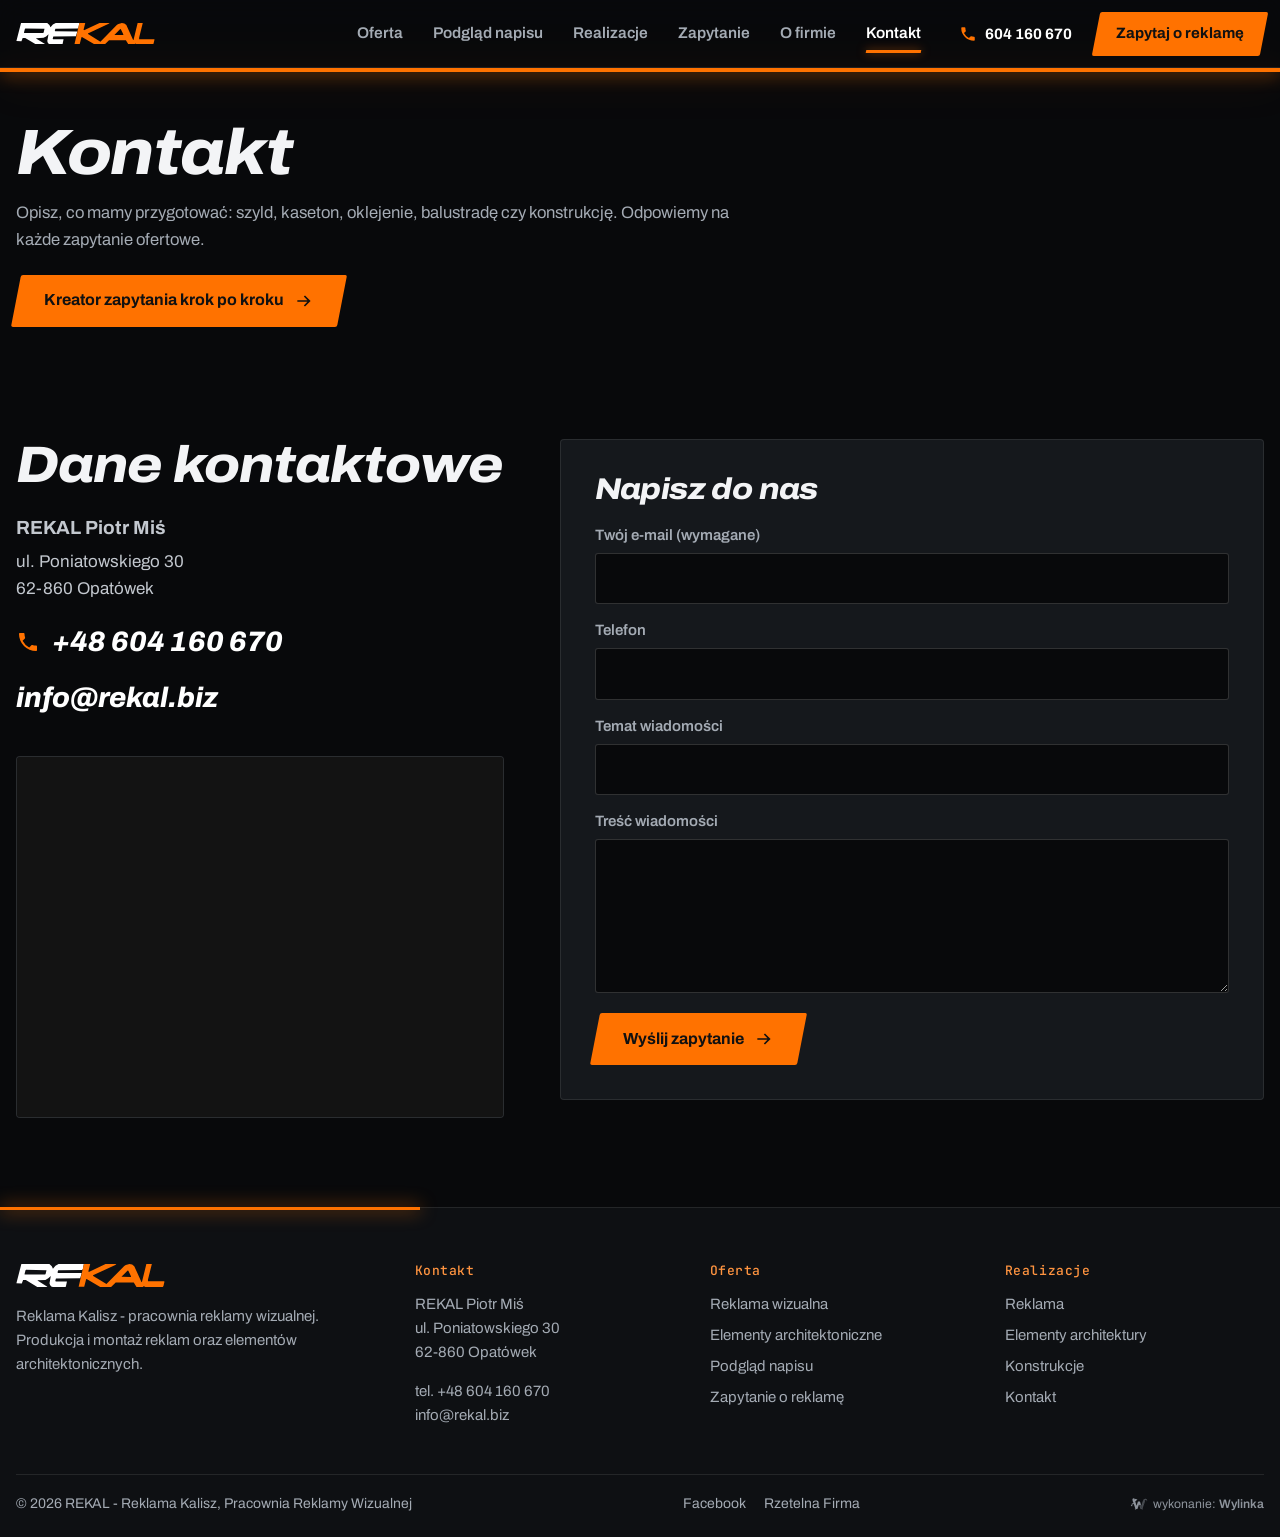
<file: kontakt/index.html>
<!doctype html>
<html lang="pl">
<head>
<meta charset="utf-8">
<meta name="viewport" content="width=device-width,initial-scale=1">
<meta name="robots" content="noindex,nofollow">
<title>Kontakt | REKAL | Reklama Kalisz, Pracownia Reklamy Wizualnej</title>
<meta name="description" content="Kontakt z REKAL - Reklama Kalisz: ul. Poniatowskiego 30, 62-860 Opatówek, tel. +48 604 160 670, info@rekal.biz.">
<meta name="theme-color" content="#08090B">
<meta name="color-scheme" content="dark">
<link rel="icon" href="../assets/favicon.svg" type="image/svg+xml">
<link rel="preconnect" href="https://fonts.googleapis.com">
<link rel="preconnect" href="https://fonts.gstatic.com" crossorigin>
<link href="https://fonts.googleapis.com/css2?family=Archivo:ital,wdth,wght@0,62..125,400..900;1,62..125,400..900&family=JetBrains+Mono:wght@500&display=swap" rel="stylesheet">
<link rel="stylesheet" href="../assets/style.css">
<style>
.wylinka-badge{display:inline-flex;align-items:center;gap:.4em;color:inherit;text-decoration:none;font-size:.875em;line-height:1;opacity:.85}
.wylinka-badge:hover,.wylinka-badge:focus-visible{opacity:1}
.wylinka-badge:focus-visible{outline:2px solid currentColor;outline-offset:3px;border-radius:2px}
.wylinka-badge svg{width:18px;height:18px;flex:none;overflow:visible}
.wylinka-badge b{font-weight:600}
.wylinka-badge .wy-old{opacity:.45;transform-origin:40px 30px;transition:transform .32s cubic-bezier(.3,.7,.4,1),opacity .32s ease-out}
.wylinka-badge .wy-pod{opacity:0;transition:opacity .2s ease-out .08s}
.wylinka-badge:hover .wy-old,.wylinka-badge:focus-visible .wy-old{transform:translate(9px,7px) rotate(9deg);opacity:0}
.wylinka-badge:hover .wy-pod,.wylinka-badge:focus-visible .wy-pod{opacity:1}
@media (prefers-reduced-motion:reduce){.wylinka-badge .wy-old,.wylinka-badge .wy-pod{transition:none}.wylinka-badge:hover .wy-old,.wylinka-badge:focus-visible .wy-old{transform:none;opacity:.45}.wylinka-badge:hover .wy-pod,.wylinka-badge:focus-visible .wy-pod{opacity:0}}
</style>
</head>
<body class="sub-page">
<a class="skip" href="#tresc">Przejdź do treści</a>
<header class="top" id="top">
  <div class="wrap top-in">
    <a class="brand" href="../" aria-label="REKAL - strona główna"><svg xmlns="http://www.w3.org/2000/svg" viewBox="0 0 300 47" role="img" aria-label="REKAL" class="logo-svg"><path fill="currentColor" fill-rule="evenodd" d="M0.8 38.5 11.6 38.9 14.2 32.2 19.7 32.1 42.6 45.8 62.1 45.9 62.6 45.3 43.7 33.7 43.0 32.5 58.9 31.8 64.5 28.7 69.6 24.1 67.0 38.5 68.1 42.1 70.5 44.8 73.6 45.9 98.8 45.9 99.8 45.0 101.9 35.1 79.5 35.0 78.6 33.6 79.9 29.0 128.4 28.3 131.3 18.0 83.9 17.8 83.1 16.5 84.3 12.3 132.3 11.8 133.8 10.0 135.7 0.0 85.1 0.0 79.0 3.3 73.9 9.3 71.6 4.3 66.8 0.0 10.7 0.0ZM17.0 20.4 19.0 12.6 20.0 11.7 61.0 12.3 59.2 20.1 58.1 21.2 17.7 21.2Z"/><path fill="#FF7200" fill-rule="evenodd" d="M125.3 45.4 136.4 45.7 140.3 30.7 141.3 29.8 168.5 45.9 190.2 45.9 199.4 37.0 235.5 37.0 241.0 45.9 254.4 45.9 255.1 43.9 258.8 45.8 293.5 45.9 294.9 44.2 296.9 35.5 296.2 34.7 263.9 34.7 264.0 30.9 271.7 0.0 260.7 0.0 252.0 35.7 251.1 36.3 236.5 4.4 232.3 1.1 226.9 0.0 219.6 2.0 216.5 4.0 180.9 40.2 154.4 23.8 154.0 22.7 198.6 1.8 200.7 0.0 179.1 0.0 145.7 15.8 144.8 14.7 148.4 0.0 135.8 0.0ZM230.2 24.9 229.6 25.9 210.9 25.5 223.4 12.8 224.7 13.5Z"/></svg></a>
    <nav class="nav" id="nav" aria-label="Menu główne">
      <ul><li><a href="../#oferta">Oferta</a></li><li><a href="../#studio">Podgląd napisu</a></li><li><a href="../#realizacje">Realizacje</a></li><li><a href="../#zapytanie">Zapytanie</a></li><li><a href="../#firma">O firmie</a></li><li><a href="../#kontakt" class="on">Kontakt</a></li></ul>
      <div class="nav-foot"><a class="btn" href="tel:+48604160670"><svg viewBox="0 0 24 24" aria-hidden="true"><path fill="currentColor" d="M6.6 10.8a15.1 15.1 0 0 0 6.6 6.6l2.2-2.2c.3-.3.7-.4 1-.2 1.1.4 2.3.6 3.6.6.6 0 1 .4 1 1V20c0 .6-.4 1-1 1A17 17 0 0 1 3 4c0-.6.4-1 1-1h3.5c.6 0 1 .4 1 1 0 1.3.2 2.5.6 3.6.1.3 0 .7-.2 1l-2.3 2.2z"/></svg><span>604 160 670</span></a><a href="mailto:info@rekal.biz">info@rekal.biz</a></div>
    </nav>
    <a class="tel-top" href="tel:+48604160670" aria-label="Zadzwoń: 604 160 670"><svg viewBox="0 0 24 24" aria-hidden="true"><path fill="currentColor" d="M6.6 10.8a15.1 15.1 0 0 0 6.6 6.6l2.2-2.2c.3-.3.7-.4 1-.2 1.1.4 2.3.6 3.6.6.6 0 1 .4 1 1V20c0 .6-.4 1-1 1A17 17 0 0 1 3 4c0-.6.4-1 1-1h3.5c.6 0 1 .4 1 1 0 1.3.2 2.5.6 3.6.1.3 0 .7-.2 1l-2.3 2.2z"/></svg><span>604 160 670</span></a>
    <a class="btn btn-sm top-cta" href="../#zapytanie">Zapytaj o reklamę</a>
    <button class="burger" type="button" aria-label="Otwórz menu" aria-expanded="false" aria-controls="nav"><span></span><span></span><span></span></button>
  </div>
</header>
<main id="tresc">
<section class="phero phero-mini">
  <div class="hero-led" aria-hidden="true"></div>
  <div class="wrap phero-txt"><h1>Kontakt</h1><p class="lead">Opisz, co mamy przygotować: szyld, kaseton, oklejenie, balustradę czy konstrukcję. Odpowiemy na każde zapytanie ofertowe.</p><p style="margin-top:22px"><a class="btn" href="../#zapytanie"><span>Kreator zapytania krok po kroku</span><svg viewBox="0 0 24 24" aria-hidden="true"><path fill="currentColor" d="M13.2 5.3 19.9 12l-6.7 6.7-1.4-1.4 4.3-4.3H4v-2h12.1l-4.3-4.3z"/></svg></a></p></div>
</section>
<section class="sec sec-white"><div class="wrap"><div class="contact with-form">
  <div class="contact-data">
    <h2>Dane kontaktowe</h2>
    <p class="c-name">REKAL Piotr Miś</p>
    <p>ul. Poniatowskiego 30<br>62-860 Opatówek</p>
    <p class="c-big"><a href="tel:+48604160670"><svg viewBox="0 0 24 24" aria-hidden="true"><path fill="currentColor" d="M6.6 10.8a15.1 15.1 0 0 0 6.6 6.6l2.2-2.2c.3-.3.7-.4 1-.2 1.1.4 2.3.6 3.6.6.6 0 1 .4 1 1V20c0 .6-.4 1-1 1A17 17 0 0 1 3 4c0-.6.4-1 1-1h3.5c.6 0 1 .4 1 1 0 1.3.2 2.5.6 3.6.1.3 0 .7-.2 1l-2.3 2.2z"/></svg>+48 604 160 670</a></p>
    <p class="c-big"><a href="mailto:info@rekal.biz">info@rekal.biz</a></p>
    
  </div>
  <form class="form" id="formularz" novalidate>
  <h2>Napisz do nas</h2>
  <label>Twój e-mail (wymagane)<input type="email" name="email" required autocomplete="email"></label>
  <label>Telefon<input type="tel" name="tel" autocomplete="tel"></label>
  <label>Temat wiadomości<input type="text" name="temat"></label>
  <label>Treść wiadomości<textarea name="tresc" rows="5"></textarea></label>
  <button class="btn" type="submit"><span>Wyślij zapytanie</span><svg viewBox="0 0 24 24" aria-hidden="true"><path fill="currentColor" d="M13.2 5.3 19.9 12l-6.7 6.7-1.4-1.4 4.3-4.3H4v-2h12.1l-4.3-4.3z"/></svg></button>
  <p class="form-msg" role="status" hidden>W docelowej wersji wiadomość trafi na adres info@rekal.biz.</p>
</form>
  <div class="contact-map"><iframe class="map" title="Mapa dojazdu: REKAL, ul. Poniatowskiego 30, Opatówek" src="https://www.google.com/maps?q=ul.+J%C3%B3zefa+Poniatowskiego+30,+62-860+Opat%C3%B3wek&amp;output=embed" loading="lazy" referrerpolicy="no-referrer-when-downgrade"></iframe></div>
</div></div></section>
</main>
<footer class="foot">
  <div class="wrap foot-grid">
    <div class="foot-brand">
      <a class="brand" href="../" aria-label="REKAL"><svg xmlns="http://www.w3.org/2000/svg" viewBox="0 0 300 47" role="img" aria-label="REKAL" class="logo-svg"><path fill="currentColor" fill-rule="evenodd" d="M0.8 38.5 11.6 38.9 14.2 32.2 19.7 32.1 42.6 45.8 62.1 45.9 62.6 45.3 43.7 33.7 43.0 32.5 58.9 31.8 64.5 28.7 69.6 24.1 67.0 38.5 68.1 42.1 70.5 44.8 73.6 45.9 98.8 45.9 99.8 45.0 101.9 35.1 79.5 35.0 78.6 33.6 79.9 29.0 128.4 28.3 131.3 18.0 83.9 17.8 83.1 16.5 84.3 12.3 132.3 11.8 133.8 10.0 135.7 0.0 85.1 0.0 79.0 3.3 73.9 9.3 71.6 4.3 66.8 0.0 10.7 0.0ZM17.0 20.4 19.0 12.6 20.0 11.7 61.0 12.3 59.2 20.1 58.1 21.2 17.7 21.2Z"/><path fill="#FF7200" fill-rule="evenodd" d="M125.3 45.4 136.4 45.7 140.3 30.7 141.3 29.8 168.5 45.9 190.2 45.9 199.4 37.0 235.5 37.0 241.0 45.9 254.4 45.9 255.1 43.9 258.8 45.8 293.5 45.9 294.9 44.2 296.9 35.5 296.2 34.7 263.9 34.7 264.0 30.9 271.7 0.0 260.7 0.0 252.0 35.7 251.1 36.3 236.5 4.4 232.3 1.1 226.9 0.0 219.6 2.0 216.5 4.0 180.9 40.2 154.4 23.8 154.0 22.7 198.6 1.8 200.7 0.0 179.1 0.0 145.7 15.8 144.8 14.7 148.4 0.0 135.8 0.0ZM230.2 24.9 229.6 25.9 210.9 25.5 223.4 12.8 224.7 13.5Z"/></svg></a>
      <p>Reklama Kalisz - pracownia reklamy wizualnej. Produkcja i montaż reklam oraz elementów architektonicznych.</p>
    </div>
    <div>
      <h2>Kontakt</h2>
      <p>REKAL Piotr Miś<br>ul. Poniatowskiego 30<br>62-860 Opatówek</p>
      <p><a href="tel:+48604160670">tel. +48 604 160 670</a><br><a href="mailto:info@rekal.biz">info@rekal.biz</a></p>
    </div>
    <div>
      <h2>Oferta</h2>
      <ul><li><a href="../reklama-wizualna/">Reklama wizualna</a></li><li><a href="../elementy-architektoniczne/">Elementy architektoniczne</a></li><li><a href="../#studio">Podgląd napisu</a></li><li><a href="../#zapytanie">Zapytanie o reklamę</a></li></ul>
    </div>
    <div>
      <h2>Realizacje</h2>
      <ul><li><a href="../reklama/">Reklama</a></li><li><a href="../mala-architektura/">Elementy architektury</a></li><li><a href="../konstrukcje/">Konstrukcje</a></li><li><a href="../kontakt/">Kontakt</a></li></ul>
    </div>
  </div>
  <div class="wrap foot-bar">
    <span>&copy; <span class="yr">2026</span> REKAL - Reklama Kalisz, Pracownia Reklamy Wizualnej</span>
    <span class="foot-links"><a href="https://www.facebook.com/REKALreklamaKalisz" rel="noopener" target="_blank">Facebook</a><a href="http://wizytowka.rzetelnafirma.pl/XRA0Q81A" rel="nofollow noopener" target="_blank">Rzetelna Firma</a></span>
    <a class="wylinka-badge" href="https://wylinka.pl/?utm_source=rekal.biz&amp;utm_medium=stopka&amp;utm_campaign=wykonanie" rel="noopener" title="Strona wykonana przez Wylinka"><svg viewBox="0 0 64 64" aria-hidden="true" focusable="false" fill="currentColor"><path d="M9.8 22.8l-1.2-7.9 2.2-3.7 15.5 4.6-.5 1.5-7.2 5.5 4.7 15.6 5-15.6 7 0 4.1 12.7-4.2-.9-2.6 1.8-.8-2.2-5.3 15.6-4.3 0 .4 .2-2.1 2.8-1.3-1.1 1.1-1.4-3.1 .2-.1-1.7 2.2-.1-5.7-16.5-4.8 .6-.8 3.1 0 .5-.3 .5 .8 2.2-1.6 .5-.4-1.3-.8 1.6-1.5-.8 .8-1.6-1.4 .6-.6-1.6 2.3-.8 .2-.4 1.3-4.8 5.9-.8-2.4-6.9zM15.2 13.7l-.1-.4-.4 .8-.1 .8 .1 1 .1 .4 .3 .7 .3-.9 .1-.7 0-.8z"/><path class="wy-pod" d="M37.1 49.8l-4.5-13.3 2.6-1.8 4.2 .9 .9 2.8 3-9.7 0-.5 .1-.8 3.2-8.4 .5-1 .6-1 .9-1.1 1.3-1 1.1-.7 1.4-.5 1.4-.3 .7 0 .9 0 1.2 .3 1.4 .6 .8 .5 .7 .7 .6 .7 .5 .9 .3 .9 .1 .9 0 .8-.2 .9-.5 .9-.5 .6-.7 .5-.7 .3-.1-.1 0-.1 .5-.5 .3-.7 .2-.5 0-.6-.1-.6-.3-.7-.4-.5-.4-.4-.5-.3-.6-.3-.7 0-.7 .1-.6 .1-.5 .4-.5 .5-.3 .5-.2 .7-.1 1.5-1.4 5.1-.8 3.3-.3 .7-.5 .7-6 17.5 1.9 .1-.1 1.7-3.1-.2 1.1 1.4-1.3 1.1-2.1-2.8 .4-.2z"/><path class="wy-old" d="M40.8 50l.4-.2-4.1 0-4.2-12.5 2.5-1.7 4.3 .9 .6 1.9 .6-1.6 0-.3 2.4-7.8 0-.5 .1-.8 3.2-8.4 .4-.8 .6-.9 .9-1.2 .9-.9 1.3-.8 1.4-.6 1.2-.3 1.4-.1 1.3 .1 .6 .2 .8 .3 1.1 .6 .9 .7 .7 .9 .5 .9 .3 .9 .1 1.1-.1 .9-.3 .9-.4 .7-.6 .7-.6 .4-.6 .2-.1-.1 0-.1 .5-.5 .3-.7 .2-.5 0-.5-.1-.6-.2-.6-.3-.5-.4-.5-.5-.3-.6-.3-.7-.1-.6 0-.6 .1-.6 .3-.6 .5-.3 .4-.2 .5-.1 .5-.1 1.5-1.4 5.1-.8 3.3-.3 .7-.5 .7-6 17.5 1.9 .1-.1 1.7-3.1-.2 1.1 1.4-1.3 1.1zM49.6 17.1l.6 1.7-1.5 1.9 .4 .4 1.8-2.1-.7-2.1zM48.1 28.3l.5 1.8-1.7 1.8 .4 .4 1.9-2-.6-2.2zM37.9 41.7l1.7-1.5-.4-.4-1.7 1.4zM42.6 38.7l-1.5 2.8 1.1 2-1.3 2.6 .5 .2 1.5-2.8-1.1-2 1.4-2.5z"/></svg><span>wykonanie: <b>Wylinka</b></span></a>
  </div>
</footer>
<div class="mob-bar" id="mobBar"><a href="tel:+48604160670"><svg viewBox="0 0 24 24" aria-hidden="true"><path fill="currentColor" d="M6.6 10.8a15.1 15.1 0 0 0 6.6 6.6l2.2-2.2c.3-.3.7-.4 1-.2 1.1.4 2.3.6 3.6.6.6 0 1 .4 1 1V20c0 .6-.4 1-1 1A17 17 0 0 1 3 4c0-.6.4-1 1-1h3.5c.6 0 1 .4 1 1 0 1.3.2 2.5.6 3.6.1.3 0 .7-.2 1l-2.3 2.2z"/></svg>Zadzwoń</a><a class="mb-cta" href="../#zapytanie">Zapytaj o reklamę</a></div>
<div class="lb" id="lb" role="dialog" aria-modal="true" aria-label="Galeria zdjęć" hidden>
  <div class="lb-track" id="lbTrack"></div>
  <p class="lb-cap" id="lbCap"></p>
  <button class="lb-x" type="button" aria-label="Zamknij">&times;</button>
  <button class="lb-prev" type="button" aria-label="Poprzednie zdjęcie">&lsaquo;</button>
  <button class="lb-next" type="button" aria-label="Następne zdjęcie">&rsaquo;</button>
</div>
<script src="../assets/app.js" defer></script>
</body>
</html>
</file>
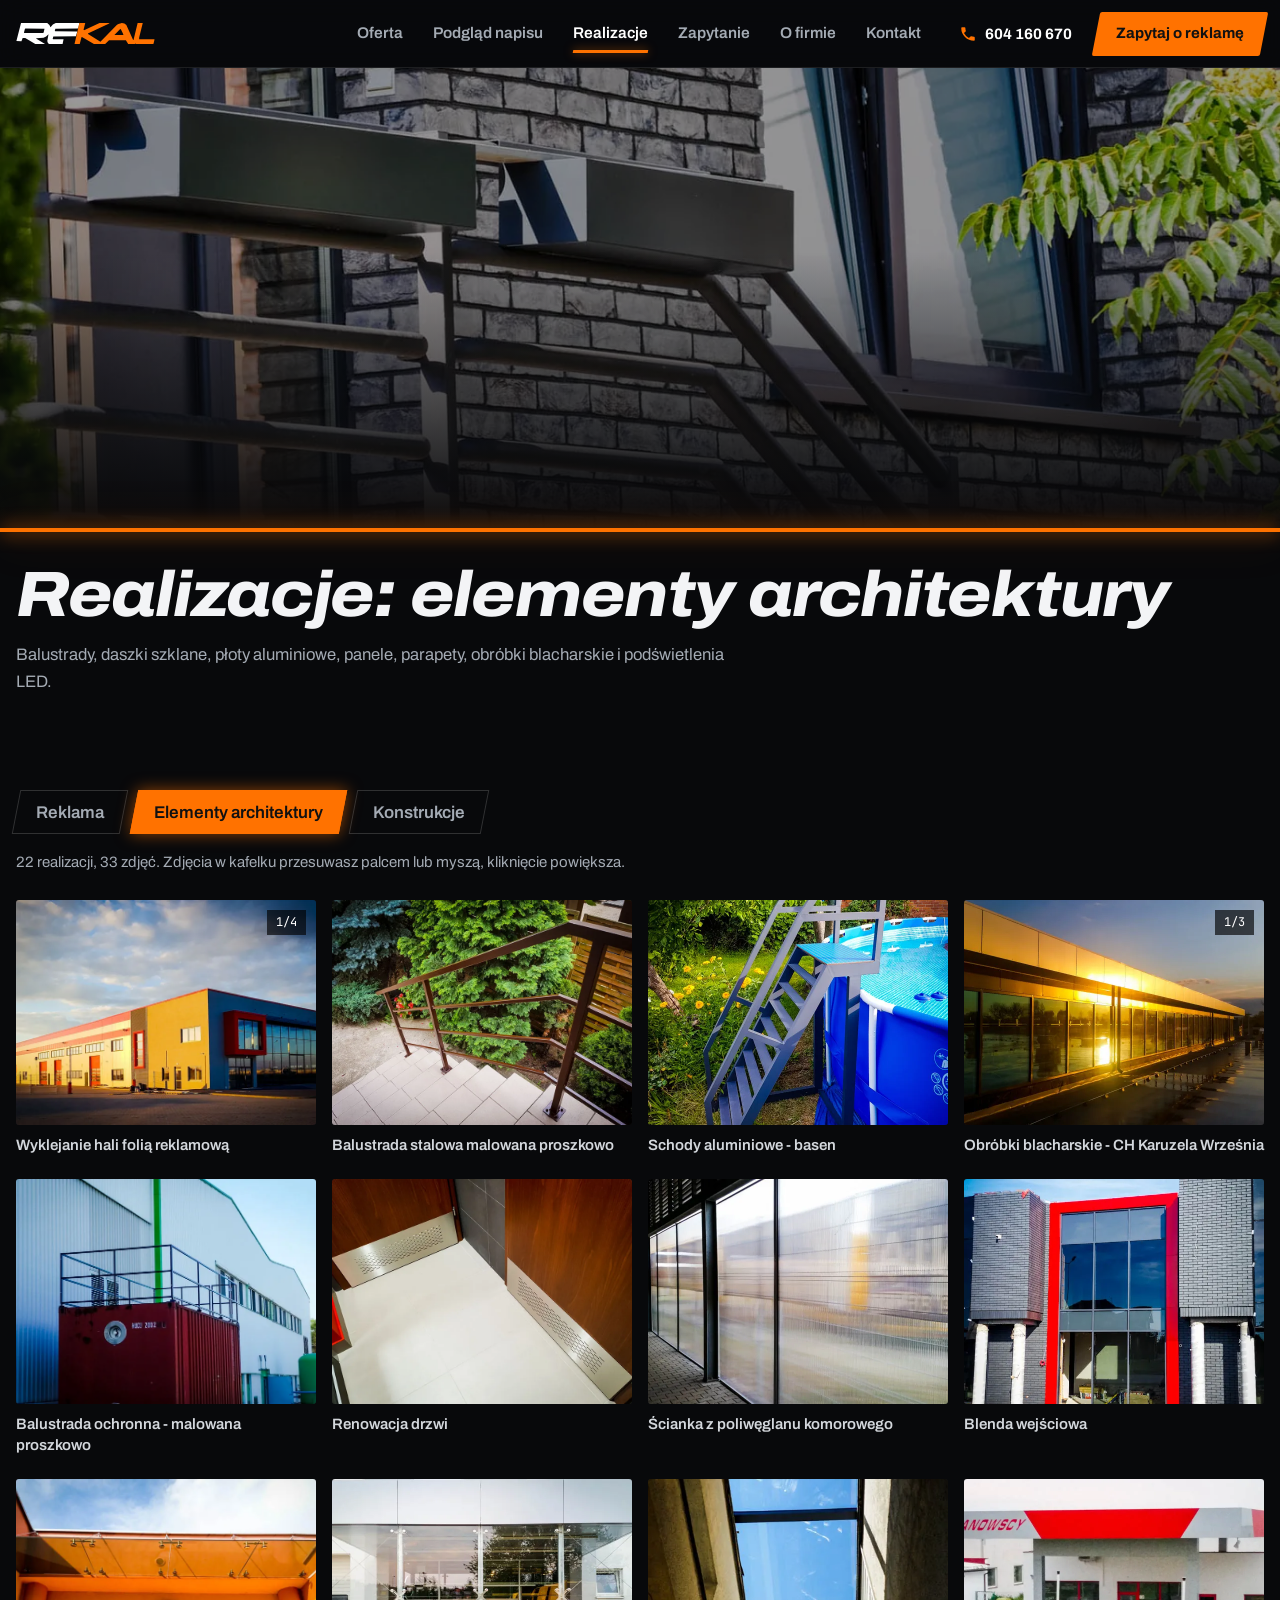
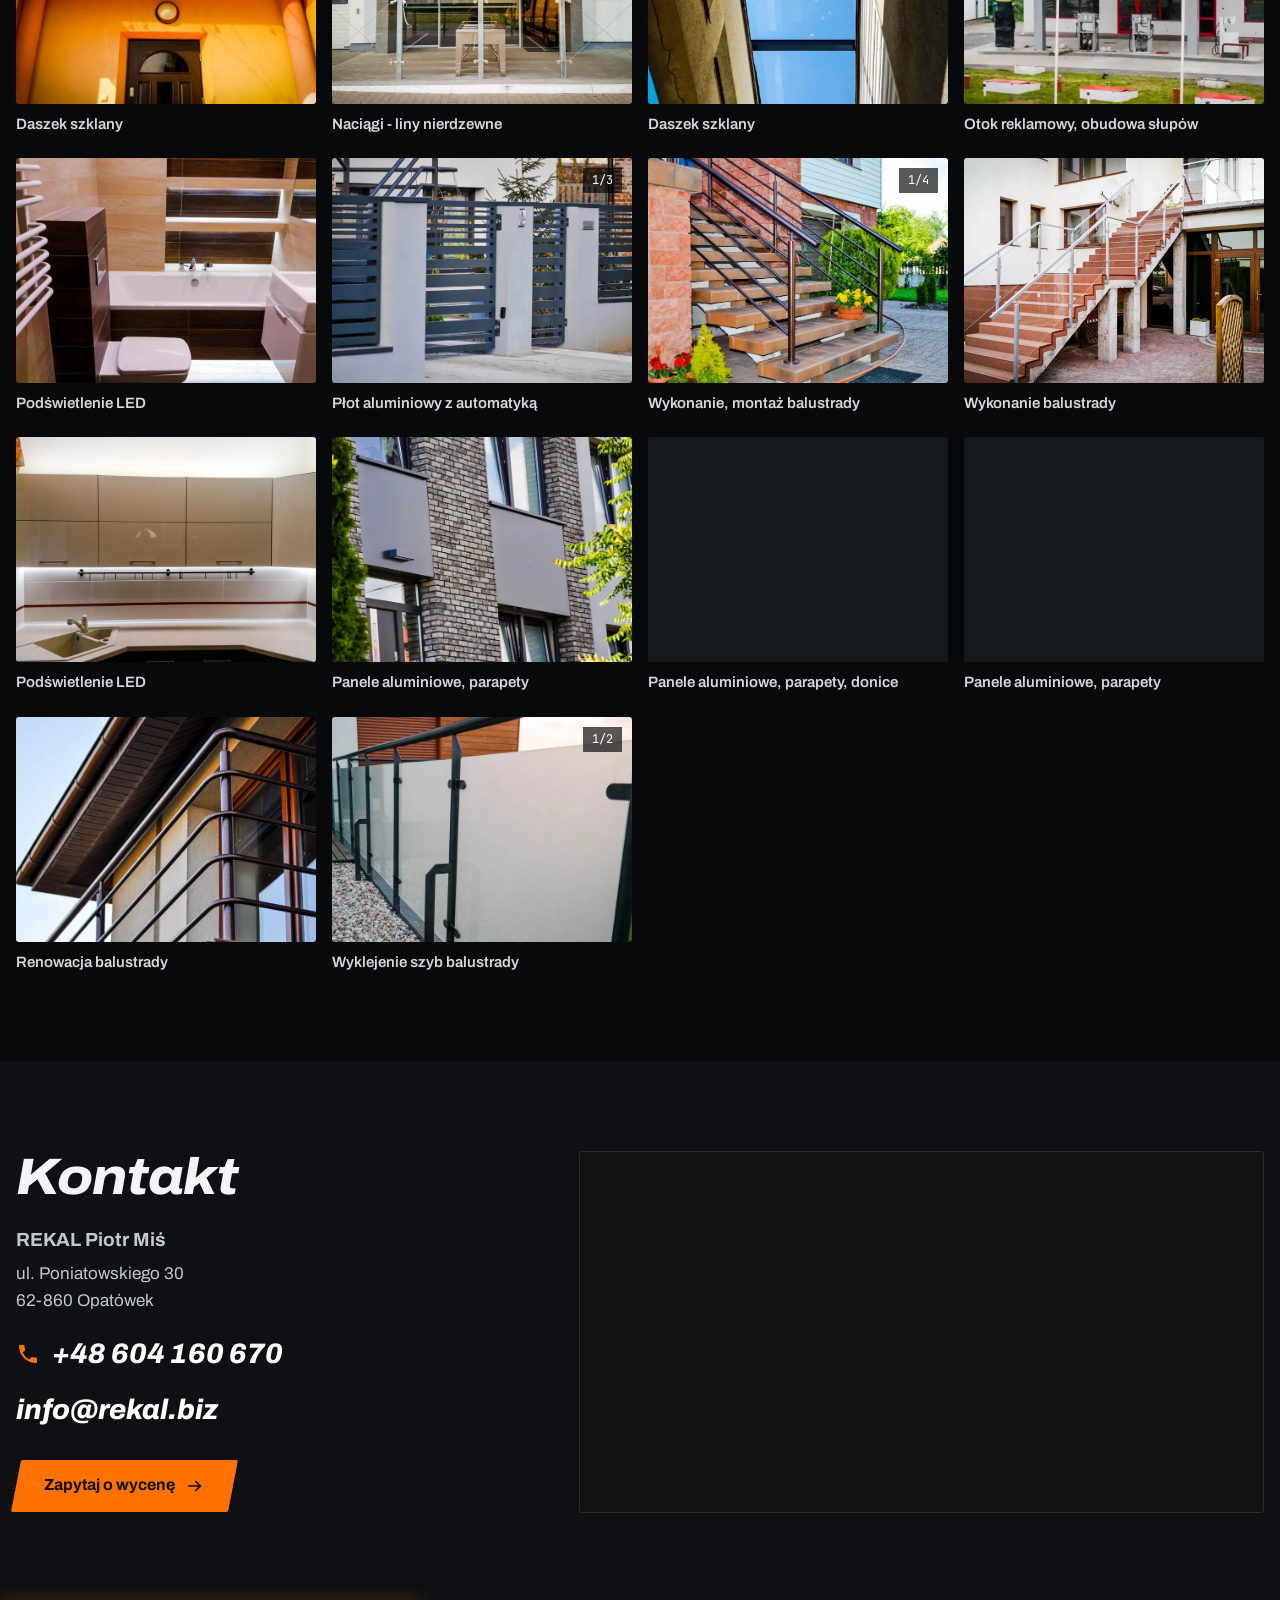
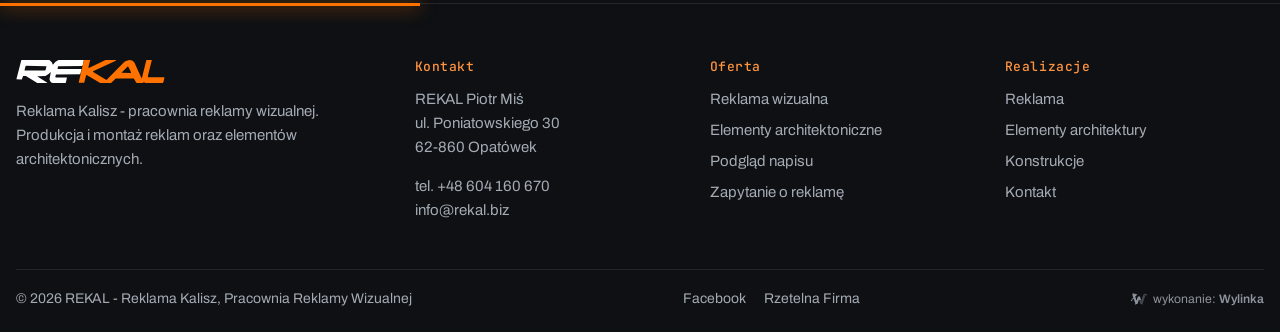
<file: mala-architektura/index.html>
<!doctype html>
<html lang="pl">
<head>
<meta charset="utf-8">
<meta name="viewport" content="width=device-width,initial-scale=1">
<meta name="robots" content="noindex,nofollow">
<title>Elementy architektury - realizacje | REKAL | Reklama Kalisz, Pracownia Reklamy Wizualnej</title>
<meta name="description" content="Realizacje REKAL - elementy architektury: balustrady stalowe i nierdzewne, daszki szklane, płoty aluminiowe z automatyką, panele i parapety, obróbki blacharskie, podświetlenia LED.">
<meta name="theme-color" content="#08090B">
<meta name="color-scheme" content="dark">
<link rel="icon" href="../assets/favicon.svg" type="image/svg+xml">
<link rel="preconnect" href="https://fonts.googleapis.com">
<link rel="preconnect" href="https://fonts.gstatic.com" crossorigin>
<link href="https://fonts.googleapis.com/css2?family=Archivo:ital,wdth,wght@0,62..125,400..900;1,62..125,400..900&family=JetBrains+Mono:wght@500&display=swap" rel="stylesheet">
<link rel="stylesheet" href="../assets/style.css">
<style>
.wylinka-badge{display:inline-flex;align-items:center;gap:.4em;color:inherit;text-decoration:none;font-size:.875em;line-height:1;opacity:.85}
.wylinka-badge:hover,.wylinka-badge:focus-visible{opacity:1}
.wylinka-badge:focus-visible{outline:2px solid currentColor;outline-offset:3px;border-radius:2px}
.wylinka-badge svg{width:18px;height:18px;flex:none;overflow:visible}
.wylinka-badge b{font-weight:600}
.wylinka-badge .wy-old{opacity:.45;transform-origin:40px 30px;transition:transform .32s cubic-bezier(.3,.7,.4,1),opacity .32s ease-out}
.wylinka-badge .wy-pod{opacity:0;transition:opacity .2s ease-out .08s}
.wylinka-badge:hover .wy-old,.wylinka-badge:focus-visible .wy-old{transform:translate(9px,7px) rotate(9deg);opacity:0}
.wylinka-badge:hover .wy-pod,.wylinka-badge:focus-visible .wy-pod{opacity:1}
@media (prefers-reduced-motion:reduce){.wylinka-badge .wy-old,.wylinka-badge .wy-pod{transition:none}.wylinka-badge:hover .wy-old,.wylinka-badge:focus-visible .wy-old{transform:none;opacity:.45}.wylinka-badge:hover .wy-pod,.wylinka-badge:focus-visible .wy-pod{opacity:0}}
</style>
</head>
<body class="sub-page">
<a class="skip" href="#tresc">Przejdź do treści</a>
<header class="top" id="top">
  <div class="wrap top-in">
    <a class="brand" href="../" aria-label="REKAL - strona główna"><svg xmlns="http://www.w3.org/2000/svg" viewBox="0 0 300 47" role="img" aria-label="REKAL" class="logo-svg"><path fill="currentColor" fill-rule="evenodd" d="M0.8 38.5 11.6 38.9 14.2 32.2 19.7 32.1 42.6 45.8 62.1 45.9 62.6 45.3 43.7 33.7 43.0 32.5 58.9 31.8 64.5 28.7 69.6 24.1 67.0 38.5 68.1 42.1 70.5 44.8 73.6 45.9 98.8 45.9 99.8 45.0 101.9 35.1 79.5 35.0 78.6 33.6 79.9 29.0 128.4 28.3 131.3 18.0 83.9 17.8 83.1 16.5 84.3 12.3 132.3 11.8 133.8 10.0 135.7 0.0 85.1 0.0 79.0 3.3 73.9 9.3 71.6 4.3 66.8 0.0 10.7 0.0ZM17.0 20.4 19.0 12.6 20.0 11.7 61.0 12.3 59.2 20.1 58.1 21.2 17.7 21.2Z"/><path fill="#FF7200" fill-rule="evenodd" d="M125.3 45.4 136.4 45.7 140.3 30.7 141.3 29.8 168.5 45.9 190.2 45.9 199.4 37.0 235.5 37.0 241.0 45.9 254.4 45.9 255.1 43.9 258.8 45.8 293.5 45.9 294.9 44.2 296.9 35.5 296.2 34.7 263.9 34.7 264.0 30.9 271.7 0.0 260.7 0.0 252.0 35.7 251.1 36.3 236.5 4.4 232.3 1.1 226.9 0.0 219.6 2.0 216.5 4.0 180.9 40.2 154.4 23.8 154.0 22.7 198.6 1.8 200.7 0.0 179.1 0.0 145.7 15.8 144.8 14.7 148.4 0.0 135.8 0.0ZM230.2 24.9 229.6 25.9 210.9 25.5 223.4 12.8 224.7 13.5Z"/></svg></a>
    <nav class="nav" id="nav" aria-label="Menu główne">
      <ul><li><a href="../#oferta">Oferta</a></li><li><a href="../#studio">Podgląd napisu</a></li><li><a href="../#realizacje" class="on">Realizacje</a></li><li><a href="../#zapytanie">Zapytanie</a></li><li><a href="../#firma">O firmie</a></li><li><a href="../#kontakt">Kontakt</a></li></ul>
      <div class="nav-foot"><a class="btn" href="tel:+48604160670"><svg viewBox="0 0 24 24" aria-hidden="true"><path fill="currentColor" d="M6.6 10.8a15.1 15.1 0 0 0 6.6 6.6l2.2-2.2c.3-.3.7-.4 1-.2 1.1.4 2.3.6 3.6.6.6 0 1 .4 1 1V20c0 .6-.4 1-1 1A17 17 0 0 1 3 4c0-.6.4-1 1-1h3.5c.6 0 1 .4 1 1 0 1.3.2 2.5.6 3.6.1.3 0 .7-.2 1l-2.3 2.2z"/></svg><span>604 160 670</span></a><a href="mailto:info@rekal.biz">info@rekal.biz</a></div>
    </nav>
    <a class="tel-top" href="tel:+48604160670" aria-label="Zadzwoń: 604 160 670"><svg viewBox="0 0 24 24" aria-hidden="true"><path fill="currentColor" d="M6.6 10.8a15.1 15.1 0 0 0 6.6 6.6l2.2-2.2c.3-.3.7-.4 1-.2 1.1.4 2.3.6 3.6.6.6 0 1 .4 1 1V20c0 .6-.4 1-1 1A17 17 0 0 1 3 4c0-.6.4-1 1-1h3.5c.6 0 1 .4 1 1 0 1.3.2 2.5.6 3.6.1.3 0 .7-.2 1l-2.3 2.2z"/></svg><span>604 160 670</span></a>
    <a class="btn btn-sm top-cta" href="../#zapytanie">Zapytaj o reklamę</a>
    <button class="burger" type="button" aria-label="Otwórz menu" aria-expanded="false" aria-controls="nav"><span></span><span></span><span></span></button>
  </div>
</header>
<main id="tresc">
<section class="phero">
  <div class="phero-img"><img src="../img/2014-11-rekal-banner-4-6.webp" width="1600" height="501" alt="Elementy architektoniczne - panele, parapety, listwy wykończeniowe, fasady" style="object-position:50% 50%" fetchpriority="high"></div>
  <div class="hero-led" aria-hidden="true"></div>
  <div class="wrap phero-txt">
    <h1>Realizacje: elementy architektury</h1>
    <p class="lead">Balustrady, daszki szklane, płoty aluminiowe, panele, parapety, obróbki blacharskie i podświetlenia LED.</p>
  </div>
</section>
<section class="sec sec-white">
  <div class="wrap">
    <nav class="tabs" aria-label="Rodzaje realizacji"><a href="../reklama/">Reklama</a><a href="../mala-architektura/" aria-current="page">Elementy architektury</a><a href="../konstrukcje/">Konstrukcje</a></nav>
    <p class="count">22 realizacji, 33 zdjęć. Zdjęcia w kafelku przesuwasz palcem lub myszą, kliknięcie powiększa.</p>
    <div class="wgrid"><figure class="wtile"><div class="car" style="--r:4/3"><div class="car-track"><button type="button" class="slide" data-lb="all" data-i="0" aria-label="Powiększ: Wyklejanie hali folią reklamową"><img src="../img/2016-10-wyklejanie-hali-foli-reklamow-4.webp" width="800" height="462" alt="Wyklejanie hali folią reklamową" loading="lazy" decoding="async"></button><button type="button" class="slide" data-lb="all" data-i="1" aria-label="Powiększ: Wyklejanie hali folią reklamową"><img src="../img/2016-10-wyklejanie-hali-foli-reklamow-3.webp" width="800" height="466" alt="Wyklejanie hali folią reklamową" loading="lazy" decoding="async"></button><button type="button" class="slide" data-lb="all" data-i="2" aria-label="Powiększ: Wyklejanie hali folią reklamową"><img src="../img/2016-10-wyklejanie-hali-foli-reklamow-2.webp" width="800" height="450" alt="Wyklejanie hali folią reklamową" loading="lazy" decoding="async"></button><button type="button" class="slide" data-lb="all" data-i="3" aria-label="Powiększ: Wyklejanie hali folią reklamową"><img src="../img/2016-10-wyklejanie-hali-foli-reklamow-1.webp" width="800" height="501" alt="Wyklejanie hali folią reklamową" loading="lazy" decoding="async"></button></div><span class="car-n" aria-hidden="true">1/4</span><button class="car-p" type="button" aria-label="Poprzednie">&lsaquo;</button><button class="car-nx" type="button" aria-label="Następne">&rsaquo;</button></div><figcaption>Wyklejanie hali folią reklamową</figcaption></figure><figure class="wtile"><div class="car" style="--r:4/3"><div class="car-track"><button type="button" class="slide" data-lb="all" data-i="4" aria-label="Powiększ: Balustrada stalowa malowana proszkowo"><img src="../img/2016-10-wykonnaie-i-montaz-balustrady-stalowej-malowanej-proszkowo.webp" width="800" height="566" alt="Balustrada stalowa malowana proszkowo" loading="lazy" decoding="async"></button></div></div><figcaption>Balustrada stalowa malowana proszkowo</figcaption></figure><figure class="wtile"><div class="car" style="--r:4/3"><div class="car-track"><button type="button" class="slide" data-lb="all" data-i="5" aria-label="Powiększ: Schody aluminiowe - basen"><img src="../img/2016-10-schody-aluminiowe-basen.webp" width="600" height="800" alt="Schody aluminiowe - basen" loading="lazy" decoding="async"></button></div></div><figcaption>Schody aluminiowe - basen</figcaption></figure><figure class="wtile"><div class="car" style="--r:4/3"><div class="car-track"><button type="button" class="slide" data-lb="all" data-i="6" aria-label="Powiększ: Obróbki blacharskie - CH Karuzela Września"><img src="../img/2016-10-obrbki-ch-karuzela-wrzesnia-3.webp" width="800" height="450" alt="Obróbki blacharskie - CH Karuzela Września" loading="lazy" decoding="async"></button><button type="button" class="slide" data-lb="all" data-i="7" aria-label="Powiększ: Obróbki blacharskie - CH Karuzela Września"><img src="../img/2016-10-obrbki-ch-karuzela-wrzesnia-2.webp" width="800" height="450" alt="Obróbki blacharskie - CH Karuzela Września" loading="lazy" decoding="async"></button><button type="button" class="slide" data-lb="all" data-i="8" aria-label="Powiększ: Obróbki blacharskie - CH Karuzela Września"><img src="../img/2016-10-obrbki-ch-karuzela-wrzesnia-1.webp" width="800" height="450" alt="Obróbki blacharskie - CH Karuzela Września" loading="lazy" decoding="async"></button></div><span class="car-n" aria-hidden="true">1/3</span><button class="car-p" type="button" aria-label="Poprzednie">&lsaquo;</button><button class="car-nx" type="button" aria-label="Następne">&rsaquo;</button></div><figcaption>Obróbki blacharskie - CH Karuzela Września</figcaption></figure><figure class="wtile"><div class="car" style="--r:4/3"><div class="car-track"><button type="button" class="slide" data-lb="all" data-i="9" aria-label="Powiększ: Balustrada ochronna - malowana proszkowo"><img src="../img/2016-10-balustrada-ochronna-malowana-proszkowo.webp" width="800" height="485" alt="Balustrada ochronna - malowana proszkowo" loading="lazy" decoding="async"></button></div></div><figcaption>Balustrada ochronna - malowana proszkowo</figcaption></figure><figure class="wtile"><div class="car" style="--r:4/3"><div class="car-track"><button type="button" class="slide" data-lb="all" data-i="10" aria-label="Powiększ: Renowacja drzwi"><img src="../img/2016-10-20160819-120554.webp" width="800" height="568" alt="Renowacja drzwi" loading="lazy" decoding="async"></button></div></div><figcaption>Renowacja drzwi</figcaption></figure><figure class="wtile"><div class="car" style="--r:4/3"><div class="car-track"><button type="button" class="slide" data-lb="all" data-i="11" aria-label="Powiększ: Ścianka z poliwęglanu komorowego"><img src="../img/2014-08-scianka-z-poliwglanu-komorowego1-34.webp" width="800" height="450" alt="Ścianka z poliwęglanu komorowego" loading="lazy" decoding="async"></button></div></div><figcaption>Ścianka z poliwęglanu komorowego</figcaption></figure><figure class="wtile"><div class="car" style="--r:4/3"><div class="car-track"><button type="button" class="slide" data-lb="all" data-i="12" aria-label="Powiększ: Blenda wejściowa"><img src="../img/2014-08-20150917-155121-28.webp" width="570" height="800" alt="Blenda wejściowa" loading="lazy" decoding="async"></button></div></div><figcaption>Blenda wejściowa</figcaption></figure><figure class="wtile"><div class="car" style="--r:4/3"><div class="car-track"><button type="button" class="slide" data-lb="all" data-i="13" aria-label="Powiększ: Daszek szklany"><img src="../img/2014-08-20150827-152825-22.webp" width="800" height="478" alt="Daszek szklany" loading="lazy" decoding="async"></button></div></div><figcaption>Daszek szklany</figcaption></figure><figure class="wtile"><div class="car" style="--r:4/3"><div class="car-track"><button type="button" class="slide" data-lb="all" data-i="14" aria-label="Powiększ: Naciągi - liny nierdzewne"><img src="../img/2014-08-20150824-192445-21.webp" width="800" height="450" alt="Naciągi - liny nierdzewne" loading="lazy" decoding="async"></button></div></div><figcaption>Naciągi - liny nierdzewne</figcaption></figure><figure class="wtile"><div class="car" style="--r:4/3"><div class="car-track"><button type="button" class="slide" data-lb="all" data-i="15" aria-label="Powiększ: Daszek szklany"><img src="../img/2014-08-20150707-151505-17.webp" width="450" height="800" alt="Daszek szklany" loading="lazy" decoding="async"></button></div></div><figcaption>Daszek szklany</figcaption></figure><figure class="wtile"><div class="car" style="--r:4/3"><div class="car-track"><button type="button" class="slide" data-lb="all" data-i="16" aria-label="Powiększ: Otok reklamowy, obudowa słupów"><img src="../img/2014-08-20150521-203142-8.webp" width="800" height="450" alt="Otok reklamowy, obudowa słupów" loading="lazy" decoding="async"></button></div></div><figcaption>Otok reklamowy, obudowa słupów</figcaption></figure><figure class="wtile"><div class="car" style="--r:4/3"><div class="car-track"><button type="button" class="slide" data-lb="all" data-i="17" aria-label="Powiększ: Podświetlenie LED"><img src="../img/2015-03-dsc-0546-1.webp" width="800" height="600" alt="Podświetlenie LED" loading="lazy" decoding="async"></button></div></div><figcaption>Podświetlenie LED</figcaption></figure><figure class="wtile"><div class="car" style="--r:4/3"><div class="car-track"><button type="button" class="slide" data-lb="all" data-i="18" aria-label="Powiększ: Płot aluminiowy z automatyką"><img src="../img/2015-03-dsc-0537-3.webp" width="800" height="531" alt="Płot aluminiowy z automatyką" loading="lazy" decoding="async"></button><button type="button" class="slide" data-lb="all" data-i="19" aria-label="Powiększ: Płot aluminiowy z automatyką"><img src="../img/2015-03-dsc-0400-2.webp" width="800" height="600" alt="Płot aluminiowy z automatyką" loading="lazy" decoding="async"></button><button type="button" class="slide" data-lb="all" data-i="20" aria-label="Powiększ: Płot aluminiowy z automatyką"><img src="../img/2015-03-dsc-0399-1.webp" width="800" height="600" alt="Płot aluminiowy z automatyką" loading="lazy" decoding="async"></button></div><span class="car-n" aria-hidden="true">1/3</span><button class="car-p" type="button" aria-label="Poprzednie">&lsaquo;</button><button class="car-nx" type="button" aria-label="Następne">&rsaquo;</button></div><figcaption>Płot aluminiowy z automatyką</figcaption></figure><figure class="wtile"><div class="car" style="--r:4/3"><div class="car-track"><button type="button" class="slide" data-lb="all" data-i="21" aria-label="Powiększ: Wykonanie, montaż balustrady"><img src="../img/2014-08-reklama-rekal-1.webp" width="800" height="531" alt="Wykonanie, montaż balustrady" loading="lazy" decoding="async"></button><button type="button" class="slide" data-lb="all" data-i="22" aria-label="Powiększ: Wykonanie, montaż balustrady"><img src="../img/2014-08-reklama-rekal-2.webp" width="800" height="531" alt="Wykonanie, montaż balustrady" loading="lazy" decoding="async"></button><button type="button" class="slide" data-lb="all" data-i="23" aria-label="Powiększ: Wykonanie, montaż balustrady"><img src="../img/2014-08-reklama-rekal-3.webp" width="800" height="531" alt="Wykonanie, montaż balustrady" loading="lazy" decoding="async"></button><button type="button" class="slide" data-lb="all" data-i="24" aria-label="Powiększ: Wykonanie, montaż balustrady"><img src="../img/2014-08-reklama-rekal-4.webp" width="800" height="531" alt="Wykonanie, montaż balustrady" loading="lazy" decoding="async"></button></div><span class="car-n" aria-hidden="true">1/4</span><button class="car-p" type="button" aria-label="Poprzednie">&lsaquo;</button><button class="car-nx" type="button" aria-label="Następne">&rsaquo;</button></div><figcaption>Wykonanie, montaż balustrady</figcaption></figure><figure class="wtile"><div class="car" style="--r:4/3"><div class="car-track"><button type="button" class="slide" data-lb="all" data-i="25" aria-label="Powiększ: Wykonanie balustrady"><img src="../img/2014-08-20150523-201049-10.webp" width="800" height="450" alt="Wykonanie balustrady" loading="lazy" decoding="async"></button></div></div><figcaption>Wykonanie balustrady</figcaption></figure><figure class="wtile"><div class="car" style="--r:4/3"><div class="car-track"><button type="button" class="slide" data-lb="all" data-i="26" aria-label="Powiększ: Podświetlenie LED"><img src="../img/2014-08-reklama-rekal-5.webp" width="800" height="600" alt="Podświetlenie LED" loading="lazy" decoding="async"></button></div></div><figcaption>Podświetlenie LED</figcaption></figure><figure class="wtile"><div class="car" style="--r:4/3"><div class="car-track"><button type="button" class="slide" data-lb="all" data-i="27" aria-label="Powiększ: Panele aluminiowe, parapety"><img src="../img/2014-08-reklama-rekal-20.webp" width="800" height="531" alt="Panele aluminiowe, parapety" loading="lazy" decoding="async"></button></div></div><figcaption>Panele aluminiowe, parapety</figcaption></figure><figure class="wtile"><div class="car" style="--r:4/3"><div class="car-track"><button type="button" class="slide" data-lb="all" data-i="28" aria-label="Powiększ: Panele aluminiowe, parapety, donice"><img src="../img/2014-08-reklama-rekal-21.webp" width="800" height="531" alt="Panele aluminiowe, parapety, donice" loading="lazy" decoding="async"></button></div></div><figcaption>Panele aluminiowe, parapety, donice</figcaption></figure><figure class="wtile"><div class="car" style="--r:4/3"><div class="car-track"><button type="button" class="slide" data-lb="all" data-i="29" aria-label="Powiększ: Panele aluminiowe, parapety"><img src="../img/2014-08-reklama-rekal-22.webp" width="800" height="531" alt="Panele aluminiowe, parapety" loading="lazy" decoding="async"></button></div></div><figcaption>Panele aluminiowe, parapety</figcaption></figure><figure class="wtile"><div class="car" style="--r:4/3"><div class="car-track"><button type="button" class="slide" data-lb="all" data-i="30" aria-label="Powiększ: Renowacja balustrady"><img src="../img/2014-08-reklama-rekal-24.webp" width="800" height="531" alt="Renowacja balustrady" loading="lazy" decoding="async"></button></div></div><figcaption>Renowacja balustrady</figcaption></figure><figure class="wtile"><div class="car" style="--r:4/3"><div class="car-track"><button type="button" class="slide" data-lb="all" data-i="31" aria-label="Powiększ: Wyklejenie szyb balustrady"><img src="../img/2014-08-wyklejanie-szyb-1.webp" width="800" height="533" alt="Wyklejenie szyb balustrady" loading="lazy" decoding="async"></button><button type="button" class="slide" data-lb="all" data-i="32" aria-label="Powiększ: Wyklejenie szyb balustrady"><img src="../img/2014-08-wyklejanie-szyb-2.webp" width="800" height="533" alt="Wyklejenie szyb balustrady" loading="lazy" decoding="async"></button></div><span class="car-n" aria-hidden="true">1/2</span><button class="car-p" type="button" aria-label="Poprzednie">&lsaquo;</button><button class="car-nx" type="button" aria-label="Następne">&rsaquo;</button></div><figcaption>Wyklejenie szyb balustrady</figcaption></figure></div>
  </div>
  <script type="application/json" data-lbset="all">[["../img/2016-10-wyklejanie-hali-foli-reklamow-4.webp", "Wyklejanie hali folią reklamową"], ["../img/2016-10-wyklejanie-hali-foli-reklamow-3.webp", "Wyklejanie hali folią reklamową"], ["../img/2016-10-wyklejanie-hali-foli-reklamow-2.webp", "Wyklejanie hali folią reklamową"], ["../img/2016-10-wyklejanie-hali-foli-reklamow-1.webp", "Wyklejanie hali folią reklamową"], ["../img/2016-10-wykonnaie-i-montaz-balustrady-stalowej-malowanej-proszkowo.webp", "Balustrada stalowa malowana proszkowo"], ["../img/2016-10-schody-aluminiowe-basen.webp", "Schody aluminiowe - basen"], ["../img/2016-10-obrbki-ch-karuzela-wrzesnia-3.webp", "Obróbki blacharskie - CH Karuzela Września"], ["../img/2016-10-obrbki-ch-karuzela-wrzesnia-2.webp", "Obróbki blacharskie - CH Karuzela Września"], ["../img/2016-10-obrbki-ch-karuzela-wrzesnia-1.webp", "Obróbki blacharskie - CH Karuzela Września"], ["../img/2016-10-balustrada-ochronna-malowana-proszkowo.webp", "Balustrada ochronna - malowana proszkowo"], ["../img/2016-10-20160819-120554.webp", "Renowacja drzwi"], ["../img/2014-08-scianka-z-poliwglanu-komorowego1-34.webp", "Ścianka z poliwęglanu komorowego"], ["../img/2014-08-20150917-155121-28.webp", "Blenda wejściowa"], ["../img/2014-08-20150827-152825-22.webp", "Daszek szklany"], ["../img/2014-08-20150824-192445-21.webp", "Naciągi - liny nierdzewne"], ["../img/2014-08-20150707-151505-17.webp", "Daszek szklany"], ["../img/2014-08-20150521-203142-8.webp", "Otok reklamowy, obudowa słupów"], ["../img/2015-03-dsc-0546-1.webp", "Podświetlenie LED"], ["../img/2015-03-dsc-0537-3.webp", "Płot aluminiowy z automatyką"], ["../img/2015-03-dsc-0400-2.webp", "Płot aluminiowy z automatyką"], ["../img/2015-03-dsc-0399-1.webp", "Płot aluminiowy z automatyką"], ["../img/2014-08-reklama-rekal-1.webp", "Wykonanie, montaż balustrady"], ["../img/2014-08-reklama-rekal-2.webp", "Wykonanie, montaż balustrady"], ["../img/2014-08-reklama-rekal-3.webp", "Wykonanie, montaż balustrady"], ["../img/2014-08-reklama-rekal-4.webp", "Wykonanie, montaż balustrady"], ["../img/2014-08-20150523-201049-10.webp", "Wykonanie balustrady"], ["../img/2014-08-reklama-rekal-5.webp", "Podświetlenie LED"], ["../img/2014-08-reklama-rekal-20.webp", "Panele aluminiowe, parapety"], ["../img/2014-08-reklama-rekal-21.webp", "Panele aluminiowe, parapety, donice"], ["../img/2014-08-reklama-rekal-22.webp", "Panele aluminiowe, parapety"], ["../img/2014-08-reklama-rekal-24.webp", "Renowacja balustrady"], ["../img/2014-08-wyklejanie-szyb-1.webp", "Wyklejenie szyb balustrady"], ["../img/2014-08-wyklejanie-szyb-2.webp", "Wyklejenie szyb balustrady"]]</script>
</section>
<section class="sec sec-grey"><div class="wrap"><div class="contact">
  <div class="contact-data">
    <h2>Kontakt</h2>
    <p class="c-name">REKAL Piotr Miś</p>
    <p>ul. Poniatowskiego 30<br>62-860 Opatówek</p>
    <p class="c-big"><a href="tel:+48604160670"><svg viewBox="0 0 24 24" aria-hidden="true"><path fill="currentColor" d="M6.6 10.8a15.1 15.1 0 0 0 6.6 6.6l2.2-2.2c.3-.3.7-.4 1-.2 1.1.4 2.3.6 3.6.6.6 0 1 .4 1 1V20c0 .6-.4 1-1 1A17 17 0 0 1 3 4c0-.6.4-1 1-1h3.5c.6 0 1 .4 1 1 0 1.3.2 2.5.6 3.6.1.3 0 .7-.2 1l-2.3 2.2z"/></svg>+48 604 160 670</a></p>
    <p class="c-big"><a href="mailto:info@rekal.biz">info@rekal.biz</a></p>
    <a class="btn" href="../kontakt/#formularz"><span>Zapytaj o wycenę</span><svg viewBox="0 0 24 24" aria-hidden="true"><path fill="currentColor" d="M13.2 5.3 19.9 12l-6.7 6.7-1.4-1.4 4.3-4.3H4v-2h12.1l-4.3-4.3z"/></svg></a>
  </div>
  
  <div class="contact-map"><iframe class="map" title="Mapa dojazdu: REKAL, ul. Poniatowskiego 30, Opatówek" src="https://www.google.com/maps?q=ul.+J%C3%B3zefa+Poniatowskiego+30,+62-860+Opat%C3%B3wek&amp;output=embed" loading="lazy" referrerpolicy="no-referrer-when-downgrade"></iframe></div>
</div></div></section>
</main>
<footer class="foot">
  <div class="wrap foot-grid">
    <div class="foot-brand">
      <a class="brand" href="../" aria-label="REKAL"><svg xmlns="http://www.w3.org/2000/svg" viewBox="0 0 300 47" role="img" aria-label="REKAL" class="logo-svg"><path fill="currentColor" fill-rule="evenodd" d="M0.8 38.5 11.6 38.9 14.2 32.2 19.7 32.1 42.6 45.8 62.1 45.9 62.6 45.3 43.7 33.7 43.0 32.5 58.9 31.8 64.5 28.7 69.6 24.1 67.0 38.5 68.1 42.1 70.5 44.8 73.6 45.9 98.8 45.9 99.8 45.0 101.9 35.1 79.5 35.0 78.6 33.6 79.9 29.0 128.4 28.3 131.3 18.0 83.9 17.8 83.1 16.5 84.3 12.3 132.3 11.8 133.8 10.0 135.7 0.0 85.1 0.0 79.0 3.3 73.9 9.3 71.6 4.3 66.8 0.0 10.7 0.0ZM17.0 20.4 19.0 12.6 20.0 11.7 61.0 12.3 59.2 20.1 58.1 21.2 17.7 21.2Z"/><path fill="#FF7200" fill-rule="evenodd" d="M125.3 45.4 136.4 45.7 140.3 30.7 141.3 29.8 168.5 45.9 190.2 45.9 199.4 37.0 235.5 37.0 241.0 45.9 254.4 45.9 255.1 43.9 258.8 45.8 293.5 45.9 294.9 44.2 296.9 35.5 296.2 34.7 263.9 34.7 264.0 30.9 271.7 0.0 260.7 0.0 252.0 35.7 251.1 36.3 236.5 4.4 232.3 1.1 226.9 0.0 219.6 2.0 216.5 4.0 180.9 40.2 154.4 23.8 154.0 22.7 198.6 1.8 200.7 0.0 179.1 0.0 145.7 15.8 144.8 14.7 148.4 0.0 135.8 0.0ZM230.2 24.9 229.6 25.9 210.9 25.5 223.4 12.8 224.7 13.5Z"/></svg></a>
      <p>Reklama Kalisz - pracownia reklamy wizualnej. Produkcja i montaż reklam oraz elementów architektonicznych.</p>
    </div>
    <div>
      <h2>Kontakt</h2>
      <p>REKAL Piotr Miś<br>ul. Poniatowskiego 30<br>62-860 Opatówek</p>
      <p><a href="tel:+48604160670">tel. +48 604 160 670</a><br><a href="mailto:info@rekal.biz">info@rekal.biz</a></p>
    </div>
    <div>
      <h2>Oferta</h2>
      <ul><li><a href="../reklama-wizualna/">Reklama wizualna</a></li><li><a href="../elementy-architektoniczne/">Elementy architektoniczne</a></li><li><a href="../#studio">Podgląd napisu</a></li><li><a href="../#zapytanie">Zapytanie o reklamę</a></li></ul>
    </div>
    <div>
      <h2>Realizacje</h2>
      <ul><li><a href="../reklama/">Reklama</a></li><li><a href="../mala-architektura/">Elementy architektury</a></li><li><a href="../konstrukcje/">Konstrukcje</a></li><li><a href="../kontakt/">Kontakt</a></li></ul>
    </div>
  </div>
  <div class="wrap foot-bar">
    <span>&copy; <span class="yr">2026</span> REKAL - Reklama Kalisz, Pracownia Reklamy Wizualnej</span>
    <span class="foot-links"><a href="https://www.facebook.com/REKALreklamaKalisz" rel="noopener" target="_blank">Facebook</a><a href="http://wizytowka.rzetelnafirma.pl/XRA0Q81A" rel="nofollow noopener" target="_blank">Rzetelna Firma</a></span>
    <a class="wylinka-badge" href="https://wylinka.pl/?utm_source=rekal.biz&amp;utm_medium=stopka&amp;utm_campaign=wykonanie" rel="noopener" title="Strona wykonana przez Wylinka"><svg viewBox="0 0 64 64" aria-hidden="true" focusable="false" fill="currentColor"><path d="M9.8 22.8l-1.2-7.9 2.2-3.7 15.5 4.6-.5 1.5-7.2 5.5 4.7 15.6 5-15.6 7 0 4.1 12.7-4.2-.9-2.6 1.8-.8-2.2-5.3 15.6-4.3 0 .4 .2-2.1 2.8-1.3-1.1 1.1-1.4-3.1 .2-.1-1.7 2.2-.1-5.7-16.5-4.8 .6-.8 3.1 0 .5-.3 .5 .8 2.2-1.6 .5-.4-1.3-.8 1.6-1.5-.8 .8-1.6-1.4 .6-.6-1.6 2.3-.8 .2-.4 1.3-4.8 5.9-.8-2.4-6.9zM15.2 13.7l-.1-.4-.4 .8-.1 .8 .1 1 .1 .4 .3 .7 .3-.9 .1-.7 0-.8z"/><path class="wy-pod" d="M37.1 49.8l-4.5-13.3 2.6-1.8 4.2 .9 .9 2.8 3-9.7 0-.5 .1-.8 3.2-8.4 .5-1 .6-1 .9-1.1 1.3-1 1.1-.7 1.4-.5 1.4-.3 .7 0 .9 0 1.2 .3 1.4 .6 .8 .5 .7 .7 .6 .7 .5 .9 .3 .9 .1 .9 0 .8-.2 .9-.5 .9-.5 .6-.7 .5-.7 .3-.1-.1 0-.1 .5-.5 .3-.7 .2-.5 0-.6-.1-.6-.3-.7-.4-.5-.4-.4-.5-.3-.6-.3-.7 0-.7 .1-.6 .1-.5 .4-.5 .5-.3 .5-.2 .7-.1 1.5-1.4 5.1-.8 3.3-.3 .7-.5 .7-6 17.5 1.9 .1-.1 1.7-3.1-.2 1.1 1.4-1.3 1.1-2.1-2.8 .4-.2z"/><path class="wy-old" d="M40.8 50l.4-.2-4.1 0-4.2-12.5 2.5-1.7 4.3 .9 .6 1.9 .6-1.6 0-.3 2.4-7.8 0-.5 .1-.8 3.2-8.4 .4-.8 .6-.9 .9-1.2 .9-.9 1.3-.8 1.4-.6 1.2-.3 1.4-.1 1.3 .1 .6 .2 .8 .3 1.1 .6 .9 .7 .7 .9 .5 .9 .3 .9 .1 1.1-.1 .9-.3 .9-.4 .7-.6 .7-.6 .4-.6 .2-.1-.1 0-.1 .5-.5 .3-.7 .2-.5 0-.5-.1-.6-.2-.6-.3-.5-.4-.5-.5-.3-.6-.3-.7-.1-.6 0-.6 .1-.6 .3-.6 .5-.3 .4-.2 .5-.1 .5-.1 1.5-1.4 5.1-.8 3.3-.3 .7-.5 .7-6 17.5 1.9 .1-.1 1.7-3.1-.2 1.1 1.4-1.3 1.1zM49.6 17.1l.6 1.7-1.5 1.9 .4 .4 1.8-2.1-.7-2.1zM48.1 28.3l.5 1.8-1.7 1.8 .4 .4 1.9-2-.6-2.2zM37.9 41.7l1.7-1.5-.4-.4-1.7 1.4zM42.6 38.7l-1.5 2.8 1.1 2-1.3 2.6 .5 .2 1.5-2.8-1.1-2 1.4-2.5z"/></svg><span>wykonanie: <b>Wylinka</b></span></a>
  </div>
</footer>
<div class="mob-bar" id="mobBar"><a href="tel:+48604160670"><svg viewBox="0 0 24 24" aria-hidden="true"><path fill="currentColor" d="M6.6 10.8a15.1 15.1 0 0 0 6.6 6.6l2.2-2.2c.3-.3.7-.4 1-.2 1.1.4 2.3.6 3.6.6.6 0 1 .4 1 1V20c0 .6-.4 1-1 1A17 17 0 0 1 3 4c0-.6.4-1 1-1h3.5c.6 0 1 .4 1 1 0 1.3.2 2.5.6 3.6.1.3 0 .7-.2 1l-2.3 2.2z"/></svg>Zadzwoń</a><a class="mb-cta" href="../#zapytanie">Zapytaj o reklamę</a></div>
<div class="lb" id="lb" role="dialog" aria-modal="true" aria-label="Galeria zdjęć" hidden>
  <div class="lb-track" id="lbTrack"></div>
  <p class="lb-cap" id="lbCap"></p>
  <button class="lb-x" type="button" aria-label="Zamknij">&times;</button>
  <button class="lb-prev" type="button" aria-label="Poprzednie zdjęcie">&lsaquo;</button>
  <button class="lb-next" type="button" aria-label="Następne zdjęcie">&rsaquo;</button>
</div>
<script src="../assets/app.js" defer></script>
</body>
</html>
</file>
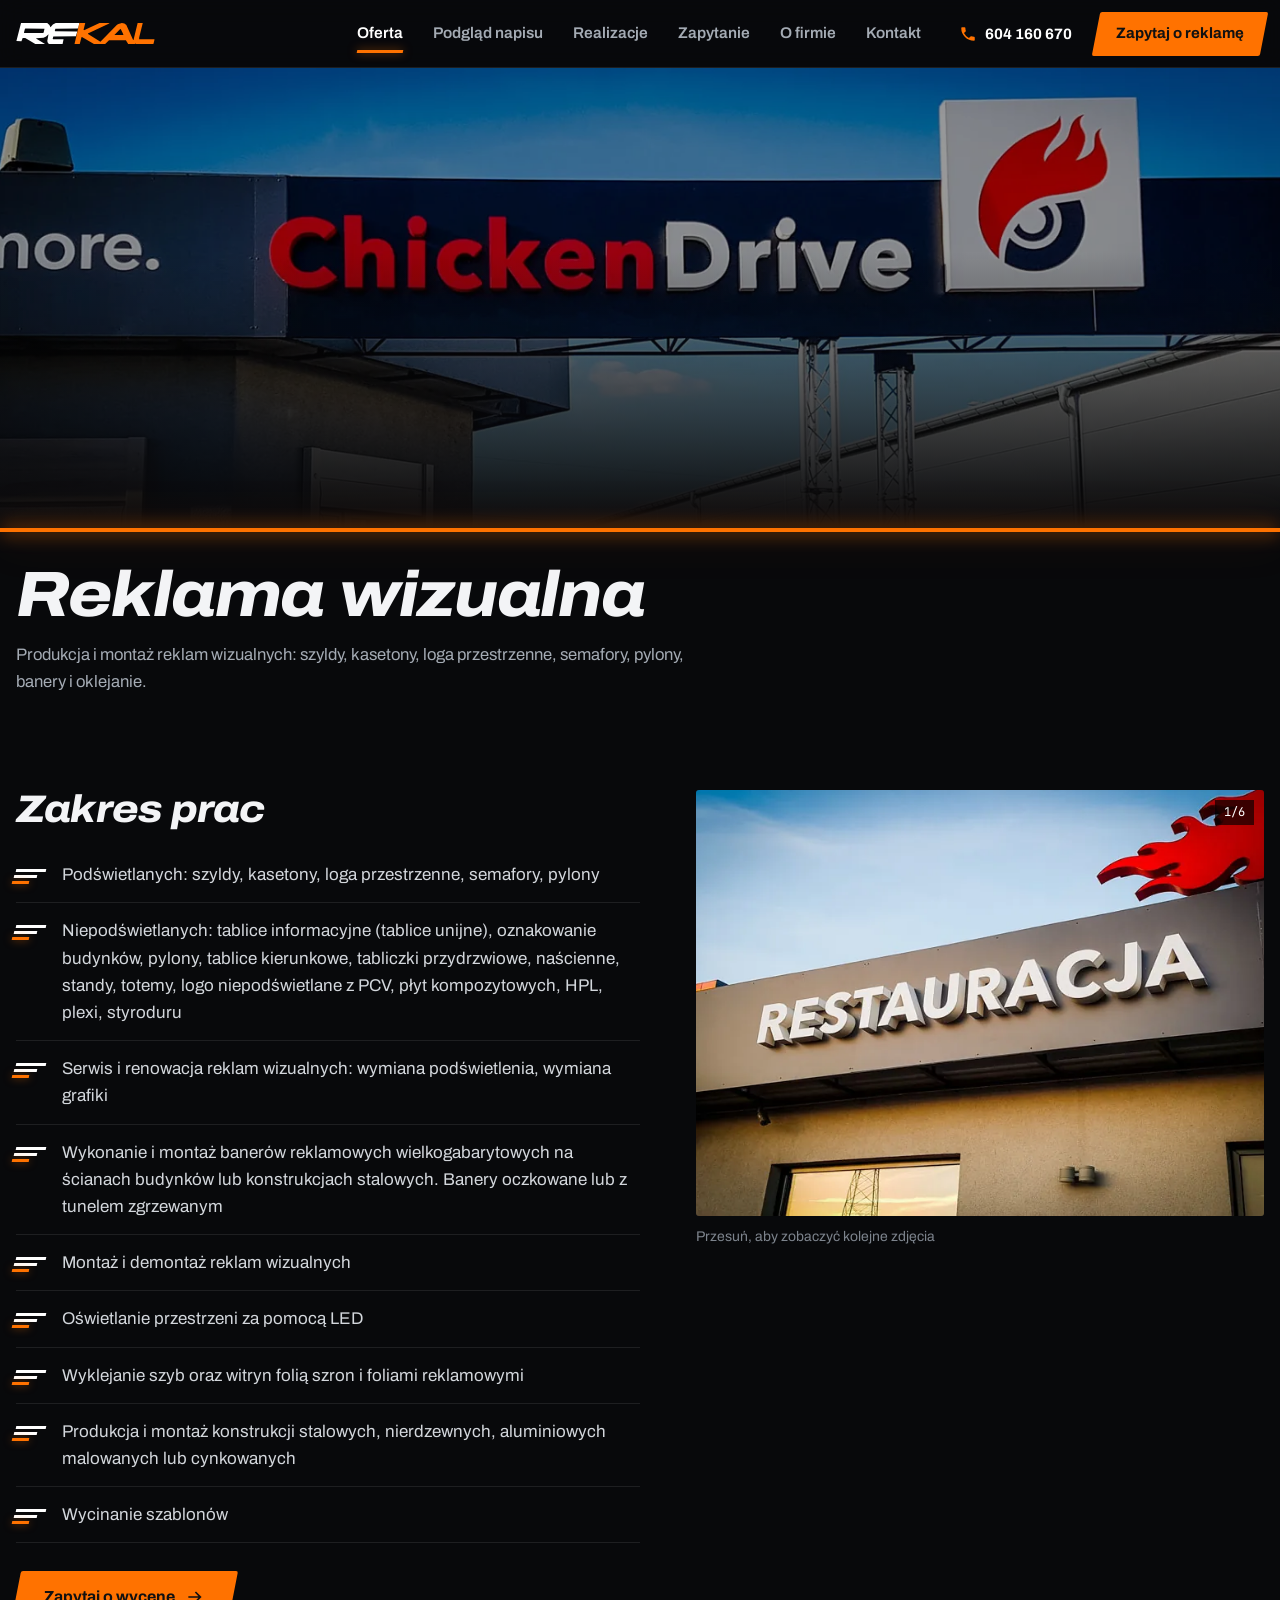
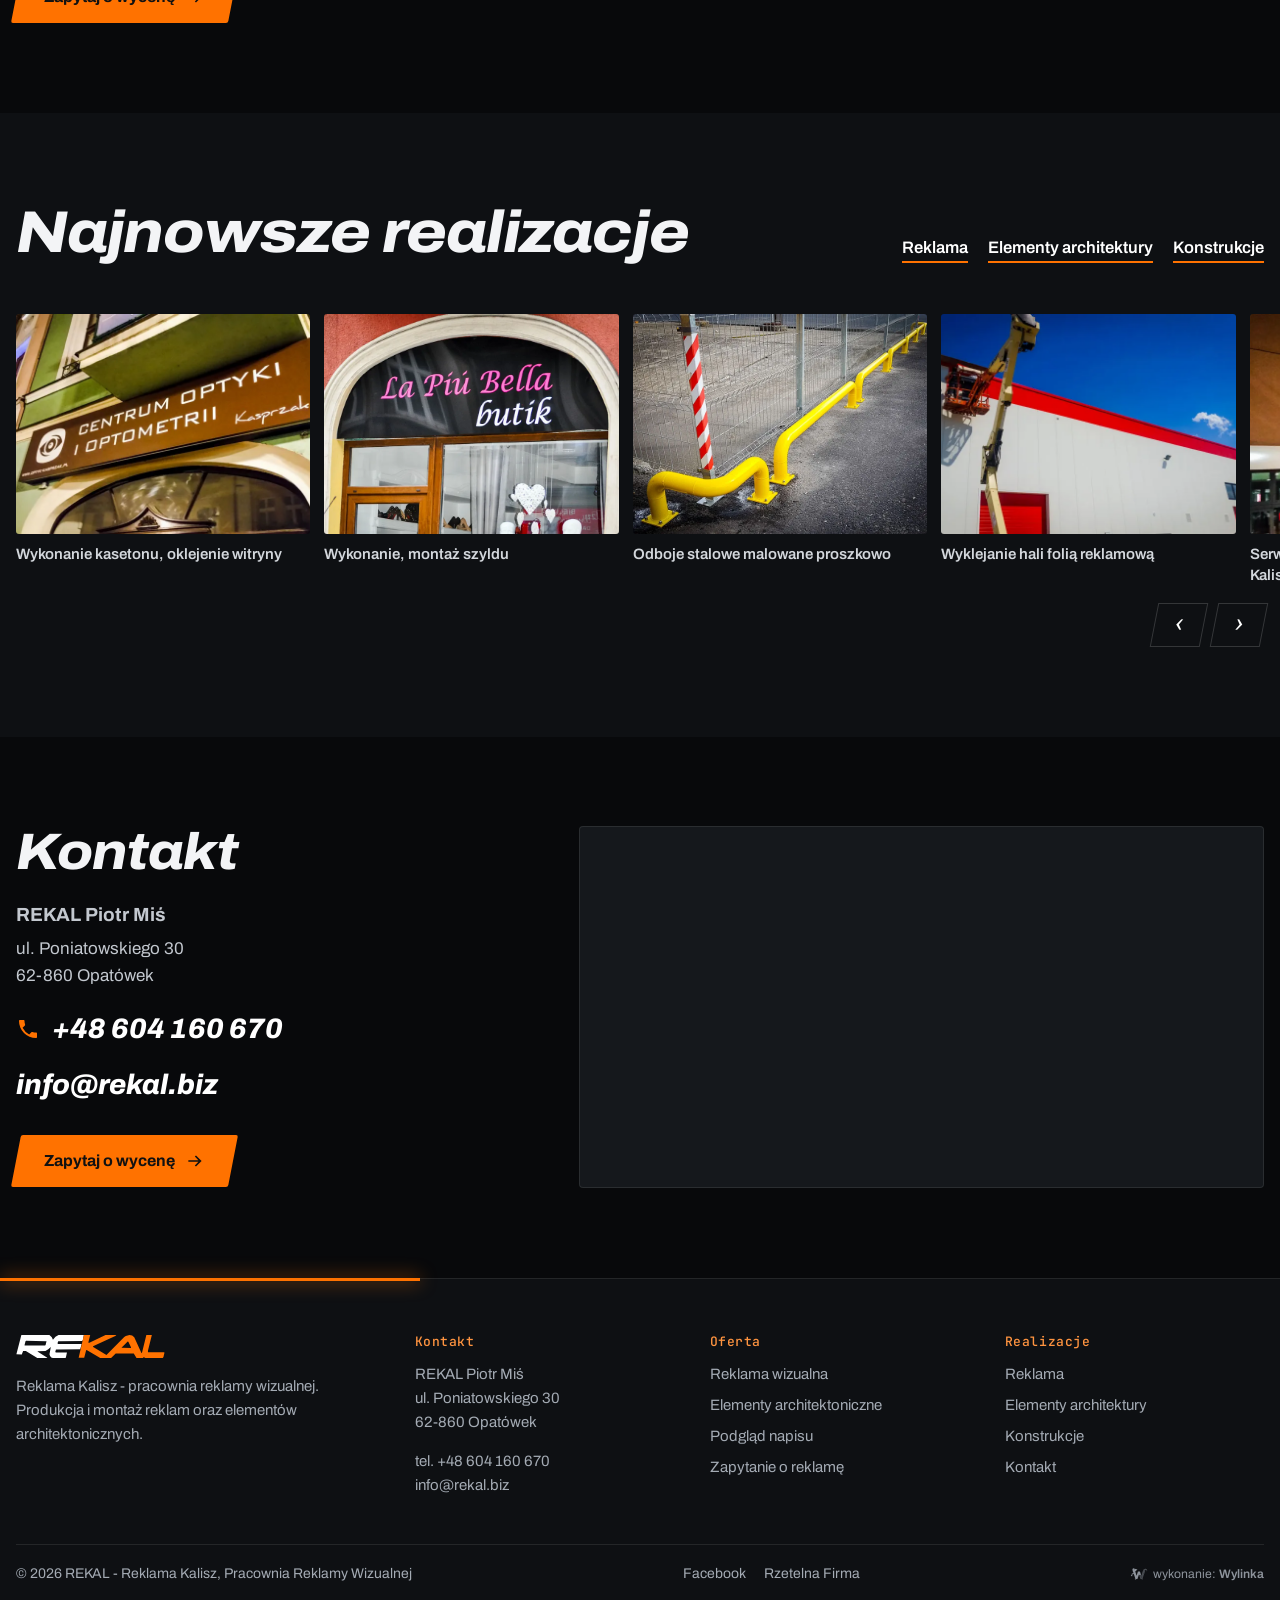
<file: reklama-wizualna/index.html>
<!doctype html>
<html lang="pl">
<head>
<meta charset="utf-8">
<meta name="viewport" content="width=device-width,initial-scale=1">
<meta name="robots" content="noindex,nofollow">
<title>Reklama wizualna | REKAL | Reklama Kalisz, Pracownia Reklamy Wizualnej</title>
<meta name="description" content="Reklama wizualna Kalisz: szyldy i kasetony podświetlane, loga przestrzenne, semafory, pylony, tablice informacyjne, banery wielkogabarytowe, wyklejanie witryn. REKAL Opatówek.">
<meta name="theme-color" content="#08090B">
<meta name="color-scheme" content="dark">
<link rel="icon" href="../assets/favicon.svg" type="image/svg+xml">
<link rel="preconnect" href="https://fonts.googleapis.com">
<link rel="preconnect" href="https://fonts.gstatic.com" crossorigin>
<link href="https://fonts.googleapis.com/css2?family=Archivo:ital,wdth,wght@0,62..125,400..900;1,62..125,400..900&family=JetBrains+Mono:wght@500&display=swap" rel="stylesheet">
<link rel="stylesheet" href="../assets/style.css">
<style>
.wylinka-badge{display:inline-flex;align-items:center;gap:.4em;color:inherit;text-decoration:none;font-size:.875em;line-height:1;opacity:.85}
.wylinka-badge:hover,.wylinka-badge:focus-visible{opacity:1}
.wylinka-badge:focus-visible{outline:2px solid currentColor;outline-offset:3px;border-radius:2px}
.wylinka-badge svg{width:18px;height:18px;flex:none;overflow:visible}
.wylinka-badge b{font-weight:600}
.wylinka-badge .wy-old{opacity:.45;transform-origin:40px 30px;transition:transform .32s cubic-bezier(.3,.7,.4,1),opacity .32s ease-out}
.wylinka-badge .wy-pod{opacity:0;transition:opacity .2s ease-out .08s}
.wylinka-badge:hover .wy-old,.wylinka-badge:focus-visible .wy-old{transform:translate(9px,7px) rotate(9deg);opacity:0}
.wylinka-badge:hover .wy-pod,.wylinka-badge:focus-visible .wy-pod{opacity:1}
@media (prefers-reduced-motion:reduce){.wylinka-badge .wy-old,.wylinka-badge .wy-pod{transition:none}.wylinka-badge:hover .wy-old,.wylinka-badge:focus-visible .wy-old{transform:none;opacity:.45}.wylinka-badge:hover .wy-pod,.wylinka-badge:focus-visible .wy-pod{opacity:0}}
</style>
</head>
<body class="sub-page">
<a class="skip" href="#tresc">Przejdź do treści</a>
<header class="top" id="top">
  <div class="wrap top-in">
    <a class="brand" href="../" aria-label="REKAL - strona główna"><svg xmlns="http://www.w3.org/2000/svg" viewBox="0 0 300 47" role="img" aria-label="REKAL" class="logo-svg"><path fill="currentColor" fill-rule="evenodd" d="M0.8 38.5 11.6 38.9 14.2 32.2 19.7 32.1 42.6 45.8 62.1 45.9 62.6 45.3 43.7 33.7 43.0 32.5 58.9 31.8 64.5 28.7 69.6 24.1 67.0 38.5 68.1 42.1 70.5 44.8 73.6 45.9 98.8 45.9 99.8 45.0 101.9 35.1 79.5 35.0 78.6 33.6 79.9 29.0 128.4 28.3 131.3 18.0 83.9 17.8 83.1 16.5 84.3 12.3 132.3 11.8 133.8 10.0 135.7 0.0 85.1 0.0 79.0 3.3 73.9 9.3 71.6 4.3 66.8 0.0 10.7 0.0ZM17.0 20.4 19.0 12.6 20.0 11.7 61.0 12.3 59.2 20.1 58.1 21.2 17.7 21.2Z"/><path fill="#FF7200" fill-rule="evenodd" d="M125.3 45.4 136.4 45.7 140.3 30.7 141.3 29.8 168.5 45.9 190.2 45.9 199.4 37.0 235.5 37.0 241.0 45.9 254.4 45.9 255.1 43.9 258.8 45.8 293.5 45.9 294.9 44.2 296.9 35.5 296.2 34.7 263.9 34.7 264.0 30.9 271.7 0.0 260.7 0.0 252.0 35.7 251.1 36.3 236.5 4.4 232.3 1.1 226.9 0.0 219.6 2.0 216.5 4.0 180.9 40.2 154.4 23.8 154.0 22.7 198.6 1.8 200.7 0.0 179.1 0.0 145.7 15.8 144.8 14.7 148.4 0.0 135.8 0.0ZM230.2 24.9 229.6 25.9 210.9 25.5 223.4 12.8 224.7 13.5Z"/></svg></a>
    <nav class="nav" id="nav" aria-label="Menu główne">
      <ul><li><a href="../#oferta" class="on">Oferta</a></li><li><a href="../#studio">Podgląd napisu</a></li><li><a href="../#realizacje">Realizacje</a></li><li><a href="../#zapytanie">Zapytanie</a></li><li><a href="../#firma">O firmie</a></li><li><a href="../#kontakt">Kontakt</a></li></ul>
      <div class="nav-foot"><a class="btn" href="tel:+48604160670"><svg viewBox="0 0 24 24" aria-hidden="true"><path fill="currentColor" d="M6.6 10.8a15.1 15.1 0 0 0 6.6 6.6l2.2-2.2c.3-.3.7-.4 1-.2 1.1.4 2.3.6 3.6.6.6 0 1 .4 1 1V20c0 .6-.4 1-1 1A17 17 0 0 1 3 4c0-.6.4-1 1-1h3.5c.6 0 1 .4 1 1 0 1.3.2 2.5.6 3.6.1.3 0 .7-.2 1l-2.3 2.2z"/></svg><span>604 160 670</span></a><a href="mailto:info@rekal.biz">info@rekal.biz</a></div>
    </nav>
    <a class="tel-top" href="tel:+48604160670" aria-label="Zadzwoń: 604 160 670"><svg viewBox="0 0 24 24" aria-hidden="true"><path fill="currentColor" d="M6.6 10.8a15.1 15.1 0 0 0 6.6 6.6l2.2-2.2c.3-.3.7-.4 1-.2 1.1.4 2.3.6 3.6.6.6 0 1 .4 1 1V20c0 .6-.4 1-1 1A17 17 0 0 1 3 4c0-.6.4-1 1-1h3.5c.6 0 1 .4 1 1 0 1.3.2 2.5.6 3.6.1.3 0 .7-.2 1l-2.3 2.2z"/></svg><span>604 160 670</span></a>
    <a class="btn btn-sm top-cta" href="../#zapytanie">Zapytaj o reklamę</a>
    <button class="burger" type="button" aria-label="Otwórz menu" aria-expanded="false" aria-controls="nav"><span></span><span></span><span></span></button>
  </div>
</header>
<main id="tresc">
<section class="phero">
  <div class="phero-img"><img src="../img/2016-10-20160830-1726561.webp" width="1600" height="501" alt="Reklama wizualna - logotyp podświetlany" style="object-position:50% 50%" fetchpriority="high"></div>
  <div class="hero-led" aria-hidden="true"></div>
  <div class="wrap phero-txt">
    <h1>Reklama wizualna</h1>
    <p class="lead">Produkcja i montaż reklam wizualnych: szyldy, kasetony, loga przestrzenne, semafory, pylony, banery i oklejanie.</p>
  </div>
</section>
<section class="sec sec-white">
  <div class="wrap offer">
    <div class="offer-list"><h2>Zakres prac</h2><ul class="olist"><li><span class="skos" aria-hidden="true"><i></i><i></i><i></i></span><span>Podświetlanych: szyldy, kasetony, loga przestrzenne, semafory, pylony</span></li><li><span class="skos" aria-hidden="true"><i></i><i></i><i></i></span><span>Niepodświetlanych: tablice informacyjne (tablice unijne), oznakowanie budynków, pylony, tablice kierunkowe, tabliczki przydrzwiowe, naścienne, standy, totemy, logo niepodświetlane z PCV, płyt kompozytowych, HPL, plexi, styroduru</span></li><li><span class="skos" aria-hidden="true"><i></i><i></i><i></i></span><span>Serwis i renowacja reklam wizualnych: wymiana podświetlenia, wymiana grafiki</span></li><li><span class="skos" aria-hidden="true"><i></i><i></i><i></i></span><span>Wykonanie i montaż banerów reklamowych wielkogabarytowych na ścianach budynków lub konstrukcjach stalowych. Banery oczkowane lub z tunelem zgrzewanym</span></li><li><span class="skos" aria-hidden="true"><i></i><i></i><i></i></span><span>Montaż i demontaż reklam wizualnych</span></li><li><span class="skos" aria-hidden="true"><i></i><i></i><i></i></span><span>Oświetlanie przestrzeni za pomocą LED</span></li><li><span class="skos" aria-hidden="true"><i></i><i></i><i></i></span><span>Wyklejanie szyb oraz witryn folią szron i foliami reklamowymi</span></li><li><span class="skos" aria-hidden="true"><i></i><i></i><i></i></span><span>Produkcja i montaż konstrukcji stalowych, nierdzewnych, aluminiowych malowanych lub cynkowanych</span></li><li><span class="skos" aria-hidden="true"><i></i><i></i><i></i></span><span>Wycinanie szablonów</span></li></ul>
      <a class="btn" href="../kontakt/#formularz"><span>Zapytaj o wycenę</span><svg viewBox="0 0 24 24" aria-hidden="true"><path fill="currentColor" d="M13.2 5.3 19.9 12l-6.7 6.7-1.4-1.4 4.3-4.3H4v-2h12.1l-4.3-4.3z"/></svg></a></div>
    <div class="offer-car"><div class="car" style="--r:4/3"><div class="car-track"><button type="button" class="slide" data-lb="side" data-i="0" aria-label="Powiększ: Szyld podświetlany"><img src="../img/2016-10-20160830-191915.webp" width="800" height="518" alt="Szyld podświetlany" loading="lazy" decoding="async"></button><button type="button" class="slide" data-lb="side" data-i="1" aria-label="Powiększ: Logotyp podświetlany - TEKNIA"><img src="../img/2014-08-dsc-0562-1.webp" width="800" height="525" alt="Logotyp podświetlany - TEKNIA" loading="lazy" decoding="async"></button><button type="button" class="slide" data-lb="side" data-i="2" aria-label="Powiększ: Logotyp przestrzenny podświetlany"><img src="../img/2016-10-20160817-175310.webp" width="800" height="540" alt="Logotyp przestrzenny podświetlany" loading="lazy" decoding="async"></button><button type="button" class="slide" data-lb="side" data-i="3" aria-label="Powiększ: Szyld i semafor reklamowy Skin Way"><img src="../img/2016-10-szyld-i-semafor-reklamowy-skin-way.webp" width="800" height="450" alt="Szyld i semafor reklamowy Skin Way" loading="lazy" decoding="async"></button><button type="button" class="slide" data-lb="side" data-i="4" aria-label="Powiększ: Baner reklamowy"><img src="../img/2014-08-reklama-rekal-14.webp" width="531" height="800" alt="Baner reklamowy" loading="lazy" decoding="async"></button><button type="button" class="slide" data-lb="side" data-i="5" aria-label="Powiększ: Wyklejenie witryny - PERFUMERIA"><img src="../img/2014-08-20150717-205243-18.webp" width="530" height="800" alt="Wyklejenie witryny - PERFUMERIA" loading="lazy" decoding="async"></button></div><span class="car-n" aria-hidden="true">1/6</span><button class="car-p" type="button" aria-label="Poprzednie">&lsaquo;</button><button class="car-nx" type="button" aria-label="Następne">&rsaquo;</button></div><p class="hint">Przesuń, aby zobaczyć kolejne zdjęcia</p></div>
  </div>
  <script type="application/json" data-lbset="side">[["../img/2016-10-20160830-191915.webp", "Szyld podświetlany"], ["../img/2014-08-dsc-0562-1.webp", "Logotyp podświetlany - TEKNIA"], ["../img/2016-10-20160817-175310.webp", "Logotyp przestrzenny podświetlany"], ["../img/2016-10-szyld-i-semafor-reklamowy-skin-way.webp", "Szyld i semafor reklamowy Skin Way"], ["../img/2014-08-reklama-rekal-14.webp", "Baner reklamowy"], ["../img/2014-08-20150717-205243-18.webp", "Wyklejenie witryny - PERFUMERIA"]]</script>
</section>
<section class="sec sec-grey">
  <div class="wrap"><div class="sec-head sec-head-row"><h2>Najnowsze realizacje</h2><p class="sec-links"><a href="../reklama/">Reklama</a><a href="../mala-architektura/">Elementy architektury</a><a href="../konstrukcje/">Konstrukcje</a></p></div></div>
  <div class="rail" data-rail>
  <div class="rail-track"><figure class="rcard"><button type="button" class="slide" data-lb="latest" data-i="0" aria-label="Powiększ: Wykonanie kasetonu, oklejenie witryny"><img src="../img/2016-10-wykonanie-kasetonu-oraz-oklejenie-witryny-2.webp" width="800" height="450" alt="Wykonanie kasetonu, oklejenie witryny" loading="lazy" decoding="async"></button><figcaption>Wykonanie kasetonu, oklejenie witryny</figcaption></figure><figure class="rcard"><button type="button" class="slide" data-lb="latest" data-i="1" aria-label="Powiększ: Wykonanie, montaż szyldu"><img src="../img/2016-10-wykonanie-i-monta-szyldula-piu-bella.webp" width="800" height="601" alt="Wykonanie, montaż szyldu" loading="lazy" decoding="async"></button><figcaption>Wykonanie, montaż szyldu</figcaption></figure><figure class="rcard"><button type="button" class="slide" data-lb="latest" data-i="2" aria-label="Powiększ: Odboje stalowe malowane proszkowo"><img src="../img/2016-10-wykonanie-i-montaz-odbojw-stalowych-malowanych-proszkowo.webp" width="800" height="550" alt="Odboje stalowe malowane proszkowo" loading="lazy" decoding="async"></button><figcaption>Odboje stalowe malowane proszkowo</figcaption></figure><figure class="rcard"><button type="button" class="slide" data-lb="latest" data-i="3" aria-label="Powiększ: Wyklejanie hali folią reklamową"><img src="../img/2016-10-wyklejanie-hali-foli-reklamow-2.webp" width="800" height="450" alt="Wyklejanie hali folią reklamową" loading="lazy" decoding="async"></button><figcaption>Wyklejanie hali folią reklamową</figcaption></figure><figure class="rcard"><button type="button" class="slide" data-lb="latest" data-i="4" aria-label="Powiększ: Serwis oznakowania reklamowego AMBER Kalisz"><img src="../img/2016-10-serwis-oznakowania-reklamowego-amber-kalisz.webp" width="800" height="450" alt="Serwis oznakowania reklamowego AMBER Kalisz" loading="lazy" decoding="async"></button><figcaption>Serwis oznakowania reklamowego AMBER Kalisz</figcaption></figure><figure class="rcard"><button type="button" class="slide" data-lb="latest" data-i="5" aria-label="Powiększ: Oklejanie samochodów - ANTCZAK"><img src="../img/2016-10-20160706-203418.webp" width="800" height="512" alt="Oklejanie samochodów - ANTCZAK" loading="lazy" decoding="async"></button><figcaption>Oklejanie samochodów - ANTCZAK</figcaption></figure><figure class="rcard"><button type="button" class="slide" data-lb="latest" data-i="6" aria-label="Powiększ: Oklejenie ładowarki"><img src="../img/2016-10-oklejenie-adowarki-1.webp" width="800" height="508" alt="Oklejenie ładowarki" loading="lazy" decoding="async"></button><figcaption>Oklejenie ładowarki</figcaption></figure><figure class="rcard"><button type="button" class="slide" data-lb="latest" data-i="7" aria-label="Powiększ: Oznakowanie bloku"><img src="../img/2016-10-oznakowanie-bloku.webp" width="800" height="509" alt="Oznakowanie bloku" loading="lazy" decoding="async"></button><figcaption>Oznakowanie bloku</figcaption></figure><figure class="rcard"><button type="button" class="slide" data-lb="latest" data-i="8" aria-label="Powiększ: Odboje ochronne"><img src="../img/2016-10-odboje-ochronne-3.webp" width="800" height="504" alt="Odboje ochronne" loading="lazy" decoding="async"></button><figcaption>Odboje ochronne</figcaption></figure><figure class="rcard"><button type="button" class="slide" data-lb="latest" data-i="9" aria-label="Powiększ: Skrzynka weselna"><img src="../img/2016-10-skrzynki-weselne-1.webp" width="800" height="547" alt="Skrzynka weselna" loading="lazy" decoding="async"></button><figcaption>Skrzynka weselna</figcaption></figure><figure class="rcard"><button type="button" class="slide" data-lb="latest" data-i="10" aria-label="Powiększ: Obróbki blacharskie - CH Karuzela Września"><img src="../img/2016-10-obrbki-ch-karuzela-wrzesnia-3.webp" width="800" height="450" alt="Obróbki blacharskie - CH Karuzela Września" loading="lazy" decoding="async"></button><figcaption>Obróbki blacharskie - CH Karuzela Września</figcaption></figure><figure class="rcard"><button type="button" class="slide" data-lb="latest" data-i="11" aria-label="Powiększ: Logo przestrzenne ze styroduru - ARTDENT"><img src="../img/2016-10-logo-przestrzenne-ze-styroduru-art-dent.webp" width="800" height="633" alt="Logo przestrzenne ze styroduru - ARTDENT" loading="lazy" decoding="async"></button><figcaption>Logo przestrzenne ze styroduru - ARTDENT</figcaption></figure><figure class="rcard"><button type="button" class="slide" data-lb="latest" data-i="12" aria-label="Powiększ: Logo podświetlane - Botoma"><img src="../img/2016-10-logo-podwietlanego-botoma.webp" width="800" height="505" alt="Logo podświetlane - Botoma" loading="lazy" decoding="async"></button><figcaption>Logo podświetlane - Botoma</figcaption></figure><figure class="rcard"><button type="button" class="slide" data-lb="latest" data-i="13" aria-label="Powiększ: Kaseton oraz oklejenie witryny"><img src="../img/2016-10-kaseton-oraz-oklejenie-witryny-1.webp" width="800" height="537" alt="Kaseton oraz oklejenie witryny" loading="lazy" decoding="async"></button><figcaption>Kaseton oraz oklejenie witryny</figcaption></figure><figure class="rcard"><button type="button" class="slide" data-lb="latest" data-i="14" aria-label="Powiększ: Wykonanie kasetonu, oklejenie witryny"><img src="../img/2016-10-dsc-0008.webp" width="800" height="454" alt="Wykonanie kasetonu, oklejenie witryny" loading="lazy" decoding="async"></button><figcaption>Wykonanie kasetonu, oklejenie witryny</figcaption></figure><figure class="rcard"><button type="button" class="slide" data-lb="latest" data-i="15" aria-label="Powiększ: Bramki piłkarskie aluminiowe"><img src="../img/2016-10-bramki-pikarskie-aluminiowe-treningowe-1.webp" width="800" height="470" alt="Bramki piłkarskie aluminiowe" loading="lazy" decoding="async"></button><figcaption>Bramki piłkarskie aluminiowe</figcaption></figure><figure class="rcard"><button type="button" class="slide" data-lb="latest" data-i="16" aria-label="Powiększ: Balustrada ochronna - malowana proszkowo"><img src="../img/2016-10-balustrada-ochronna-malowana-proszkowo.webp" width="800" height="485" alt="Balustrada ochronna - malowana proszkowo" loading="lazy" decoding="async"></button><figcaption>Balustrada ochronna - malowana proszkowo</figcaption></figure><figure class="rcard"><button type="button" class="slide" data-lb="latest" data-i="17" aria-label="Powiększ: Szyld i semafor reklamowy"><img src="../img/2016-10-20160903-144721.webp" width="800" height="498" alt="Szyld i semafor reklamowy" loading="lazy" decoding="async"></button><figcaption>Szyld i semafor reklamowy</figcaption></figure><figure class="rcard"><button type="button" class="slide" data-lb="latest" data-i="18" aria-label="Powiększ: Szyld podświetlany"><img src="../img/2016-10-20160830-172656.webp" width="800" height="580" alt="Szyld podświetlany" loading="lazy" decoding="async"></button><figcaption>Szyld podświetlany</figcaption></figure><figure class="rcard"><button type="button" class="slide" data-lb="latest" data-i="19" aria-label="Powiększ: Szyld podświetlany"><img src="../img/2016-10-20160830-191955.webp" width="600" height="800" alt="Szyld podświetlany" loading="lazy" decoding="async"></button><figcaption>Szyld podświetlany</figcaption></figure><figure class="rcard"><button type="button" class="slide" data-lb="latest" data-i="20" aria-label="Powiększ: Oklejanie samochodu - CHOJNACKI"><img src="../img/2016-10-20160817-175510.webp" width="800" height="477" alt="Oklejanie samochodu - CHOJNACKI" loading="lazy" decoding="async"></button><figcaption>Oklejanie samochodu - CHOJNACKI</figcaption></figure><figure class="rcard"><button type="button" class="slide" data-lb="latest" data-i="21" aria-label="Powiększ: Szyld podświetlany"><img src="../img/2016-10-20160817-175408.webp" width="800" height="514" alt="Szyld podświetlany" loading="lazy" decoding="async"></button><figcaption>Szyld podświetlany</figcaption></figure><figure class="rcard"><button type="button" class="slide" data-lb="latest" data-i="22" aria-label="Powiększ: Logotyp przestrzenny podświetlany"><img src="../img/2016-10-20160817-175401.webp" width="800" height="528" alt="Logotyp przestrzenny podświetlany" loading="lazy" decoding="async"></button><figcaption>Logotyp przestrzenny podświetlany</figcaption></figure><figure class="rcard"><button type="button" class="slide" data-lb="latest" data-i="23" aria-label="Powiększ: Logotyp przestrzenny podświetlany"><img src="../img/2016-10-20160413-194607-kopia.webp" width="518" height="800" alt="Logotyp przestrzenny podświetlany" loading="lazy" decoding="async"></button><figcaption>Logotyp przestrzenny podświetlany</figcaption></figure></div>
  <div class="rail-ctrl"><button class="rail-p" type="button" aria-label="Przewiń w lewo">&lsaquo;</button><button class="rail-n" type="button" aria-label="Przewiń w prawo">&rsaquo;</button></div>
</div>
<script type="application/json" data-lbset="latest">[["../img/2016-10-wykonanie-kasetonu-oraz-oklejenie-witryny-2.webp", "Wykonanie kasetonu, oklejenie witryny"], ["../img/2016-10-wykonanie-i-monta-szyldula-piu-bella.webp", "Wykonanie, montaż szyldu"], ["../img/2016-10-wykonanie-i-montaz-odbojw-stalowych-malowanych-proszkowo.webp", "Odboje stalowe malowane proszkowo"], ["../img/2016-10-wyklejanie-hali-foli-reklamow-2.webp", "Wyklejanie hali folią reklamową"], ["../img/2016-10-serwis-oznakowania-reklamowego-amber-kalisz.webp", "Serwis oznakowania reklamowego AMBER Kalisz"], ["../img/2016-10-20160706-203418.webp", "Oklejanie samochodów - ANTCZAK"], ["../img/2016-10-oklejenie-adowarki-1.webp", "Oklejenie ładowarki"], ["../img/2016-10-oznakowanie-bloku.webp", "Oznakowanie bloku"], ["../img/2016-10-odboje-ochronne-3.webp", "Odboje ochronne"], ["../img/2016-10-skrzynki-weselne-1.webp", "Skrzynka weselna"], ["../img/2016-10-obrbki-ch-karuzela-wrzesnia-3.webp", "Obróbki blacharskie - CH Karuzela Września"], ["../img/2016-10-logo-przestrzenne-ze-styroduru-art-dent.webp", "Logo przestrzenne ze styroduru - ARTDENT"], ["../img/2016-10-logo-podwietlanego-botoma.webp", "Logo podświetlane - Botoma"], ["../img/2016-10-kaseton-oraz-oklejenie-witryny-1.webp", "Kaseton oraz oklejenie witryny"], ["../img/2016-10-dsc-0008.webp", "Wykonanie kasetonu, oklejenie witryny"], ["../img/2016-10-bramki-pikarskie-aluminiowe-treningowe-1.webp", "Bramki piłkarskie aluminiowe"], ["../img/2016-10-balustrada-ochronna-malowana-proszkowo.webp", "Balustrada ochronna - malowana proszkowo"], ["../img/2016-10-20160903-144721.webp", "Szyld i semafor reklamowy"], ["../img/2016-10-20160830-172656.webp", "Szyld podświetlany"], ["../img/2016-10-20160830-191955.webp", "Szyld podświetlany"], ["../img/2016-10-20160817-175510.webp", "Oklejanie samochodu - CHOJNACKI"], ["../img/2016-10-20160817-175408.webp", "Szyld podświetlany"], ["../img/2016-10-20160817-175401.webp", "Logotyp przestrzenny podświetlany"], ["../img/2016-10-20160413-194607-kopia.webp", "Logotyp przestrzenny podświetlany"]]</script>
</section>
<section class="sec sec-white"><div class="wrap"><div class="contact">
  <div class="contact-data">
    <h2>Kontakt</h2>
    <p class="c-name">REKAL Piotr Miś</p>
    <p>ul. Poniatowskiego 30<br>62-860 Opatówek</p>
    <p class="c-big"><a href="tel:+48604160670"><svg viewBox="0 0 24 24" aria-hidden="true"><path fill="currentColor" d="M6.6 10.8a15.1 15.1 0 0 0 6.6 6.6l2.2-2.2c.3-.3.7-.4 1-.2 1.1.4 2.3.6 3.6.6.6 0 1 .4 1 1V20c0 .6-.4 1-1 1A17 17 0 0 1 3 4c0-.6.4-1 1-1h3.5c.6 0 1 .4 1 1 0 1.3.2 2.5.6 3.6.1.3 0 .7-.2 1l-2.3 2.2z"/></svg>+48 604 160 670</a></p>
    <p class="c-big"><a href="mailto:info@rekal.biz">info@rekal.biz</a></p>
    <a class="btn" href="../kontakt/#formularz"><span>Zapytaj o wycenę</span><svg viewBox="0 0 24 24" aria-hidden="true"><path fill="currentColor" d="M13.2 5.3 19.9 12l-6.7 6.7-1.4-1.4 4.3-4.3H4v-2h12.1l-4.3-4.3z"/></svg></a>
  </div>
  
  <div class="contact-map"><iframe class="map" title="Mapa dojazdu: REKAL, ul. Poniatowskiego 30, Opatówek" src="https://www.google.com/maps?q=ul.+J%C3%B3zefa+Poniatowskiego+30,+62-860+Opat%C3%B3wek&amp;output=embed" loading="lazy" referrerpolicy="no-referrer-when-downgrade"></iframe></div>
</div></div></section>
</main>
<footer class="foot">
  <div class="wrap foot-grid">
    <div class="foot-brand">
      <a class="brand" href="../" aria-label="REKAL"><svg xmlns="http://www.w3.org/2000/svg" viewBox="0 0 300 47" role="img" aria-label="REKAL" class="logo-svg"><path fill="currentColor" fill-rule="evenodd" d="M0.8 38.5 11.6 38.9 14.2 32.2 19.7 32.1 42.6 45.8 62.1 45.9 62.6 45.3 43.7 33.7 43.0 32.5 58.9 31.8 64.5 28.7 69.6 24.1 67.0 38.5 68.1 42.1 70.5 44.8 73.6 45.9 98.8 45.9 99.8 45.0 101.9 35.1 79.5 35.0 78.6 33.6 79.9 29.0 128.4 28.3 131.3 18.0 83.9 17.8 83.1 16.5 84.3 12.3 132.3 11.8 133.8 10.0 135.7 0.0 85.1 0.0 79.0 3.3 73.9 9.3 71.6 4.3 66.8 0.0 10.7 0.0ZM17.0 20.4 19.0 12.6 20.0 11.7 61.0 12.3 59.2 20.1 58.1 21.2 17.7 21.2Z"/><path fill="#FF7200" fill-rule="evenodd" d="M125.3 45.4 136.4 45.7 140.3 30.7 141.3 29.8 168.5 45.9 190.2 45.9 199.4 37.0 235.5 37.0 241.0 45.9 254.4 45.9 255.1 43.9 258.8 45.8 293.5 45.9 294.9 44.2 296.9 35.5 296.2 34.7 263.9 34.7 264.0 30.9 271.7 0.0 260.7 0.0 252.0 35.7 251.1 36.3 236.5 4.4 232.3 1.1 226.9 0.0 219.6 2.0 216.5 4.0 180.9 40.2 154.4 23.8 154.0 22.7 198.6 1.8 200.7 0.0 179.1 0.0 145.7 15.8 144.8 14.7 148.4 0.0 135.8 0.0ZM230.2 24.9 229.6 25.9 210.9 25.5 223.4 12.8 224.7 13.5Z"/></svg></a>
      <p>Reklama Kalisz - pracownia reklamy wizualnej. Produkcja i montaż reklam oraz elementów architektonicznych.</p>
    </div>
    <div>
      <h2>Kontakt</h2>
      <p>REKAL Piotr Miś<br>ul. Poniatowskiego 30<br>62-860 Opatówek</p>
      <p><a href="tel:+48604160670">tel. +48 604 160 670</a><br><a href="mailto:info@rekal.biz">info@rekal.biz</a></p>
    </div>
    <div>
      <h2>Oferta</h2>
      <ul><li><a href="../reklama-wizualna/">Reklama wizualna</a></li><li><a href="../elementy-architektoniczne/">Elementy architektoniczne</a></li><li><a href="../#studio">Podgląd napisu</a></li><li><a href="../#zapytanie">Zapytanie o reklamę</a></li></ul>
    </div>
    <div>
      <h2>Realizacje</h2>
      <ul><li><a href="../reklama/">Reklama</a></li><li><a href="../mala-architektura/">Elementy architektury</a></li><li><a href="../konstrukcje/">Konstrukcje</a></li><li><a href="../kontakt/">Kontakt</a></li></ul>
    </div>
  </div>
  <div class="wrap foot-bar">
    <span>&copy; <span class="yr">2026</span> REKAL - Reklama Kalisz, Pracownia Reklamy Wizualnej</span>
    <span class="foot-links"><a href="https://www.facebook.com/REKALreklamaKalisz" rel="noopener" target="_blank">Facebook</a><a href="http://wizytowka.rzetelnafirma.pl/XRA0Q81A" rel="nofollow noopener" target="_blank">Rzetelna Firma</a></span>
    <a class="wylinka-badge" href="https://wylinka.pl/?utm_source=rekal.biz&amp;utm_medium=stopka&amp;utm_campaign=wykonanie" rel="noopener" title="Strona wykonana przez Wylinka"><svg viewBox="0 0 64 64" aria-hidden="true" focusable="false" fill="currentColor"><path d="M9.8 22.8l-1.2-7.9 2.2-3.7 15.5 4.6-.5 1.5-7.2 5.5 4.7 15.6 5-15.6 7 0 4.1 12.7-4.2-.9-2.6 1.8-.8-2.2-5.3 15.6-4.3 0 .4 .2-2.1 2.8-1.3-1.1 1.1-1.4-3.1 .2-.1-1.7 2.2-.1-5.7-16.5-4.8 .6-.8 3.1 0 .5-.3 .5 .8 2.2-1.6 .5-.4-1.3-.8 1.6-1.5-.8 .8-1.6-1.4 .6-.6-1.6 2.3-.8 .2-.4 1.3-4.8 5.9-.8-2.4-6.9zM15.2 13.7l-.1-.4-.4 .8-.1 .8 .1 1 .1 .4 .3 .7 .3-.9 .1-.7 0-.8z"/><path class="wy-pod" d="M37.1 49.8l-4.5-13.3 2.6-1.8 4.2 .9 .9 2.8 3-9.7 0-.5 .1-.8 3.2-8.4 .5-1 .6-1 .9-1.1 1.3-1 1.1-.7 1.4-.5 1.4-.3 .7 0 .9 0 1.2 .3 1.4 .6 .8 .5 .7 .7 .6 .7 .5 .9 .3 .9 .1 .9 0 .8-.2 .9-.5 .9-.5 .6-.7 .5-.7 .3-.1-.1 0-.1 .5-.5 .3-.7 .2-.5 0-.6-.1-.6-.3-.7-.4-.5-.4-.4-.5-.3-.6-.3-.7 0-.7 .1-.6 .1-.5 .4-.5 .5-.3 .5-.2 .7-.1 1.5-1.4 5.1-.8 3.3-.3 .7-.5 .7-6 17.5 1.9 .1-.1 1.7-3.1-.2 1.1 1.4-1.3 1.1-2.1-2.8 .4-.2z"/><path class="wy-old" d="M40.8 50l.4-.2-4.1 0-4.2-12.5 2.5-1.7 4.3 .9 .6 1.9 .6-1.6 0-.3 2.4-7.8 0-.5 .1-.8 3.2-8.4 .4-.8 .6-.9 .9-1.2 .9-.9 1.3-.8 1.4-.6 1.2-.3 1.4-.1 1.3 .1 .6 .2 .8 .3 1.1 .6 .9 .7 .7 .9 .5 .9 .3 .9 .1 1.1-.1 .9-.3 .9-.4 .7-.6 .7-.6 .4-.6 .2-.1-.1 0-.1 .5-.5 .3-.7 .2-.5 0-.5-.1-.6-.2-.6-.3-.5-.4-.5-.5-.3-.6-.3-.7-.1-.6 0-.6 .1-.6 .3-.6 .5-.3 .4-.2 .5-.1 .5-.1 1.5-1.4 5.1-.8 3.3-.3 .7-.5 .7-6 17.5 1.9 .1-.1 1.7-3.1-.2 1.1 1.4-1.3 1.1zM49.6 17.1l.6 1.7-1.5 1.9 .4 .4 1.8-2.1-.7-2.1zM48.1 28.3l.5 1.8-1.7 1.8 .4 .4 1.9-2-.6-2.2zM37.9 41.7l1.7-1.5-.4-.4-1.7 1.4zM42.6 38.7l-1.5 2.8 1.1 2-1.3 2.6 .5 .2 1.5-2.8-1.1-2 1.4-2.5z"/></svg><span>wykonanie: <b>Wylinka</b></span></a>
  </div>
</footer>
<div class="mob-bar" id="mobBar"><a href="tel:+48604160670"><svg viewBox="0 0 24 24" aria-hidden="true"><path fill="currentColor" d="M6.6 10.8a15.1 15.1 0 0 0 6.6 6.6l2.2-2.2c.3-.3.7-.4 1-.2 1.1.4 2.3.6 3.6.6.6 0 1 .4 1 1V20c0 .6-.4 1-1 1A17 17 0 0 1 3 4c0-.6.4-1 1-1h3.5c.6 0 1 .4 1 1 0 1.3.2 2.5.6 3.6.1.3 0 .7-.2 1l-2.3 2.2z"/></svg>Zadzwoń</a><a class="mb-cta" href="../#zapytanie">Zapytaj o reklamę</a></div>
<div class="lb" id="lb" role="dialog" aria-modal="true" aria-label="Galeria zdjęć" hidden>
  <div class="lb-track" id="lbTrack"></div>
  <p class="lb-cap" id="lbCap"></p>
  <button class="lb-x" type="button" aria-label="Zamknij">&times;</button>
  <button class="lb-prev" type="button" aria-label="Poprzednie zdjęcie">&lsaquo;</button>
  <button class="lb-next" type="button" aria-label="Następne zdjęcie">&rsaquo;</button>
</div>
<script src="../assets/app.js" defer></script>
</body>
</html>
</file>
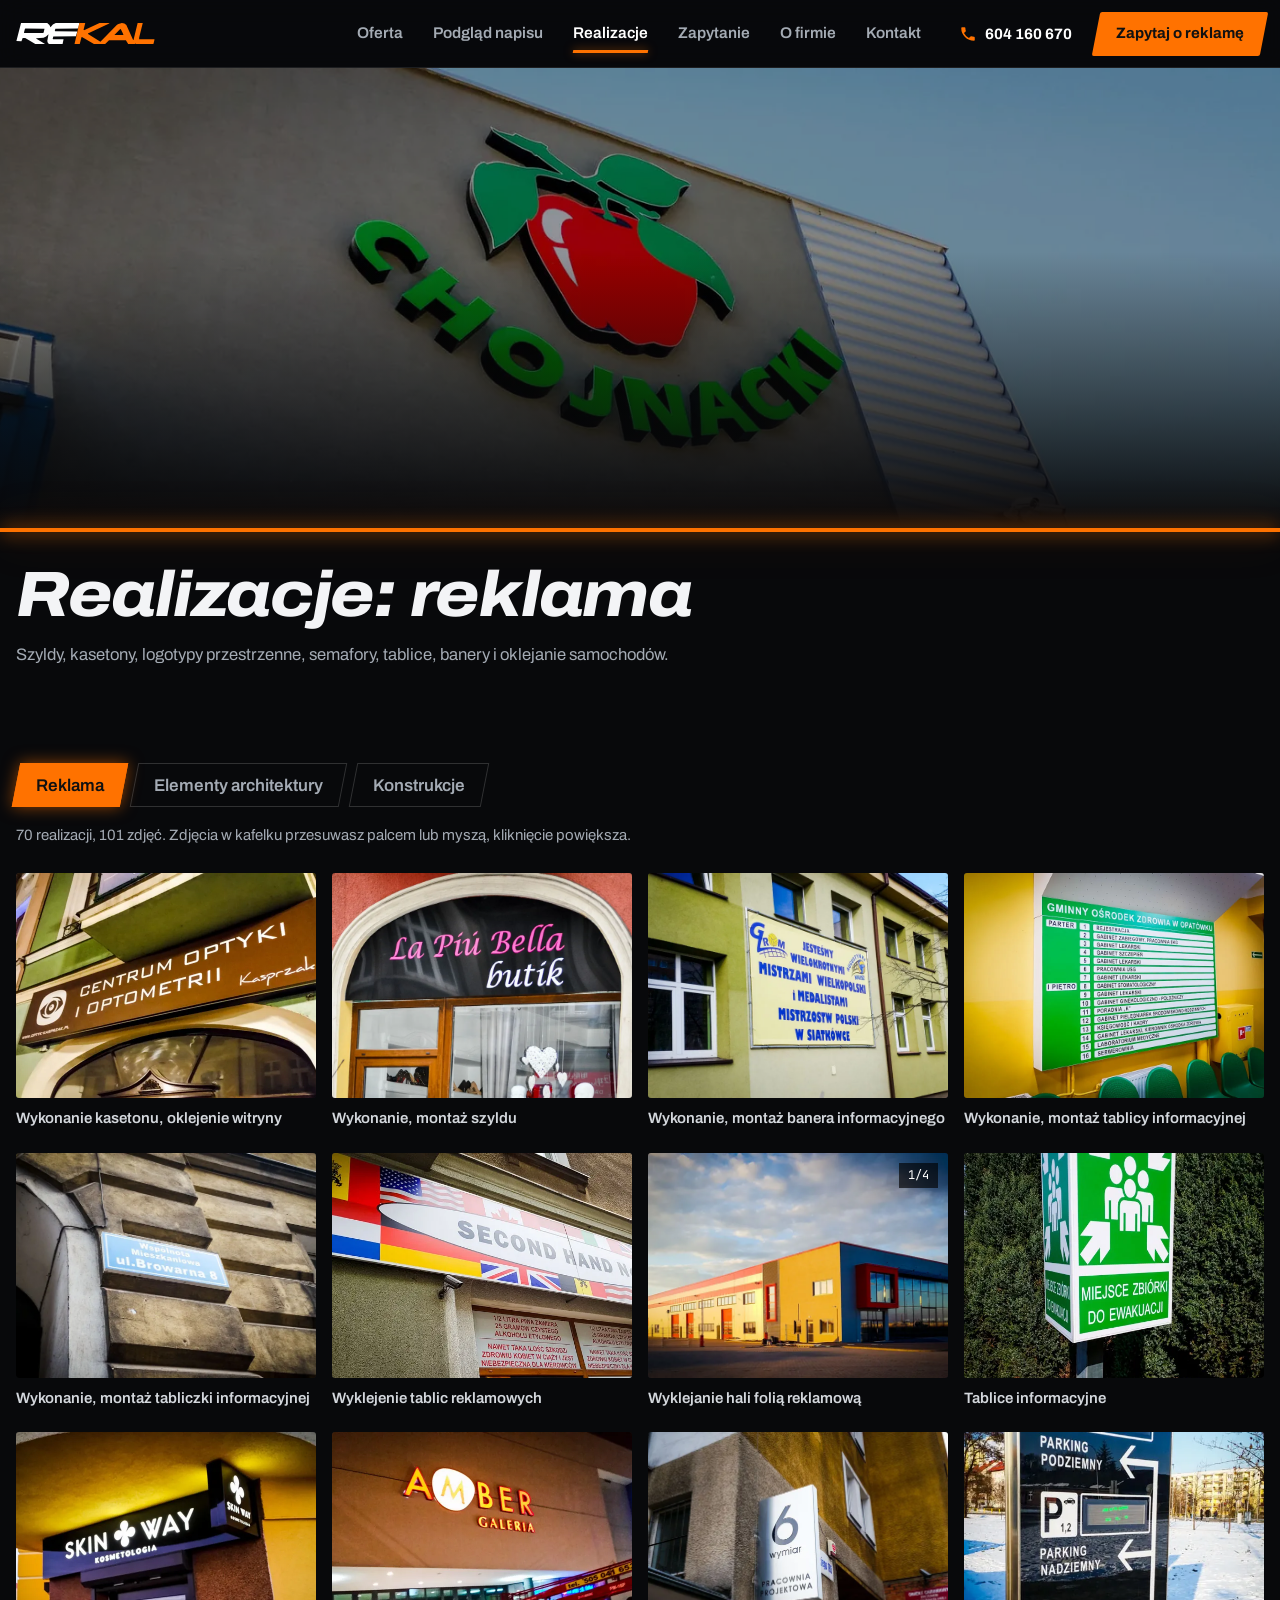
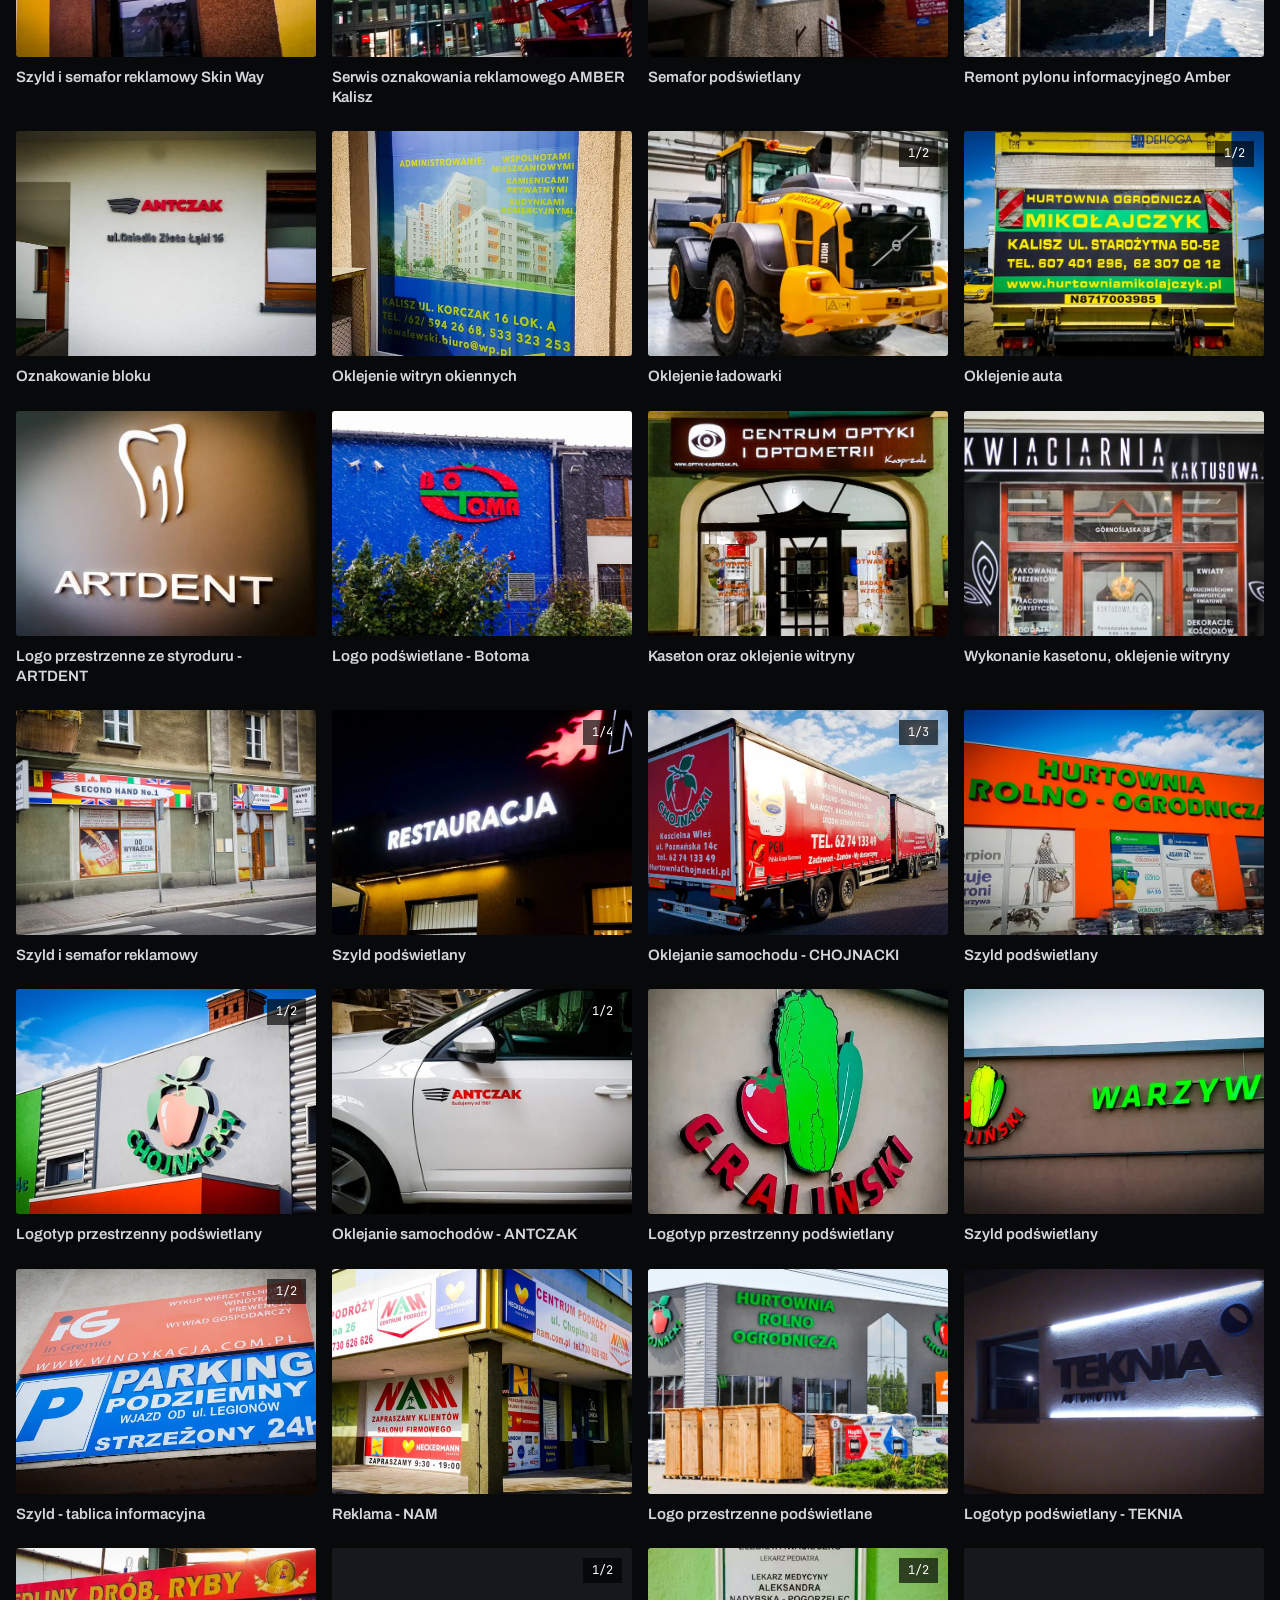
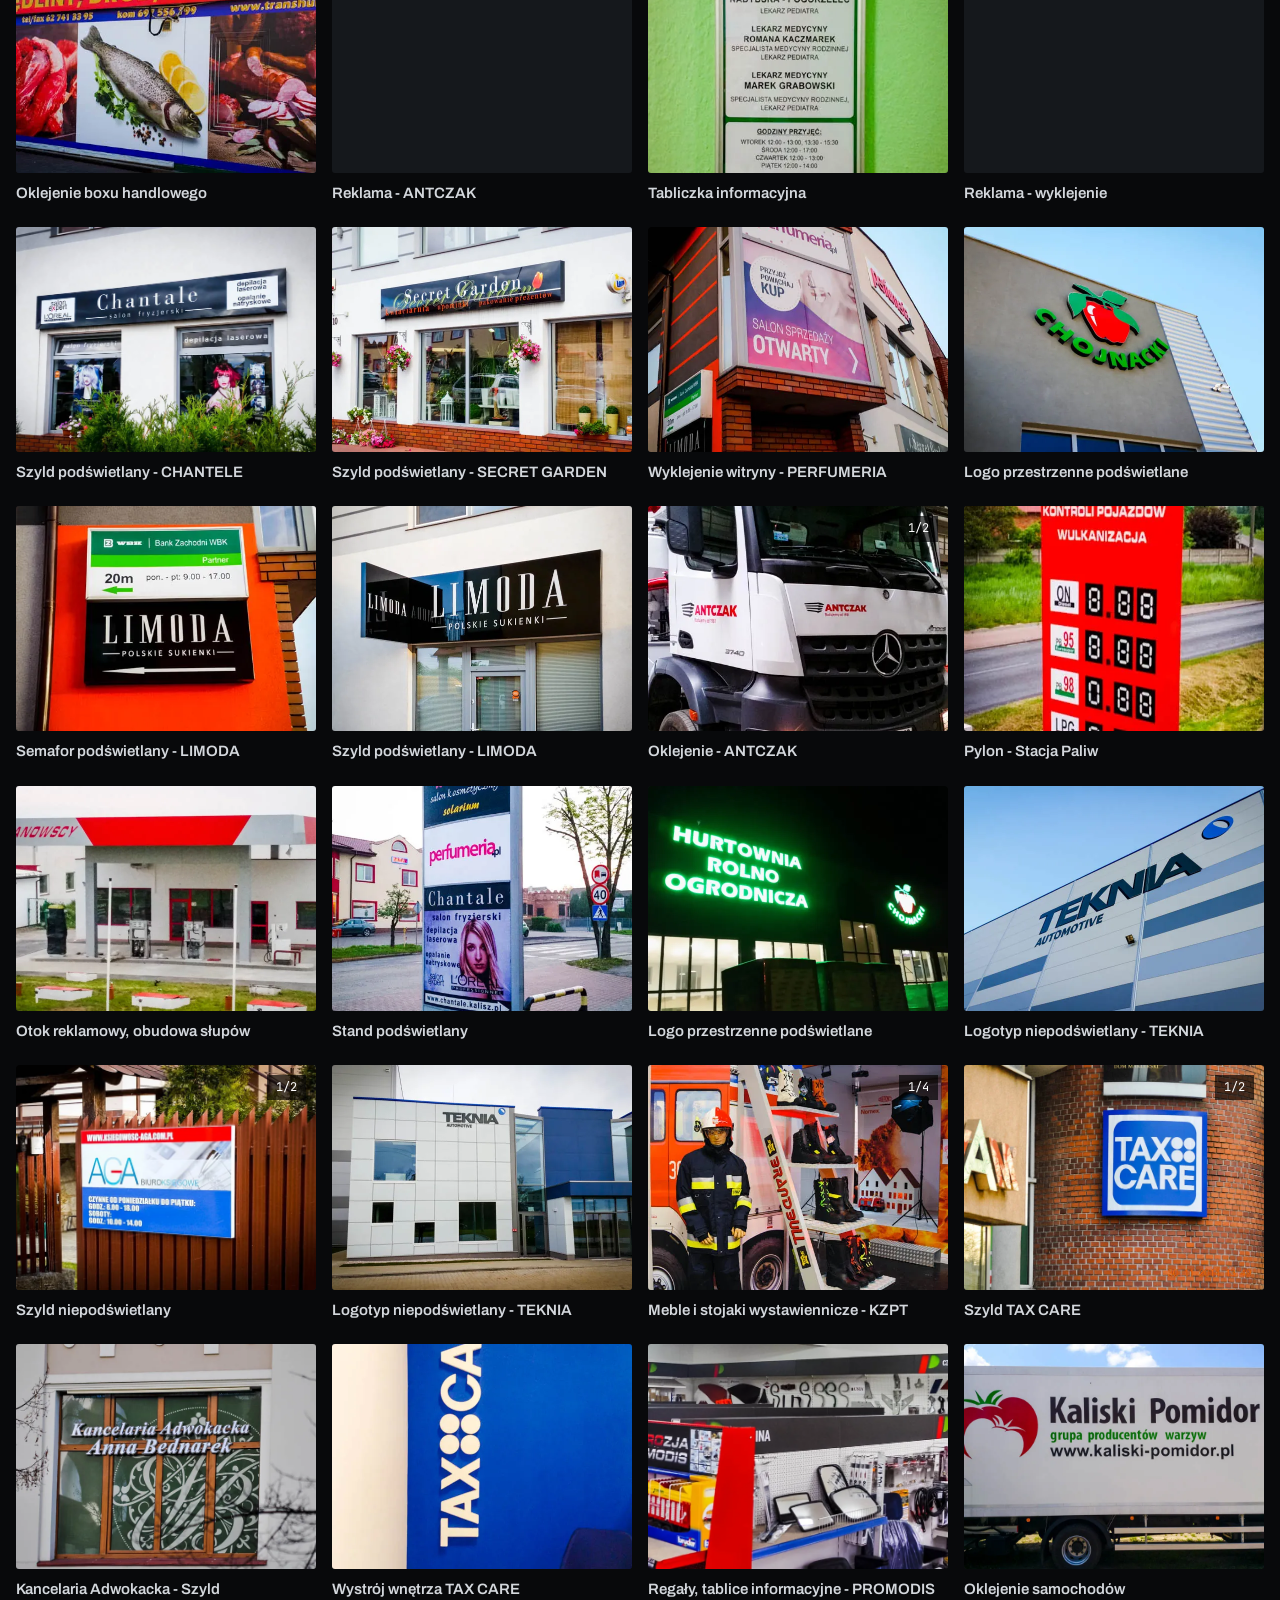
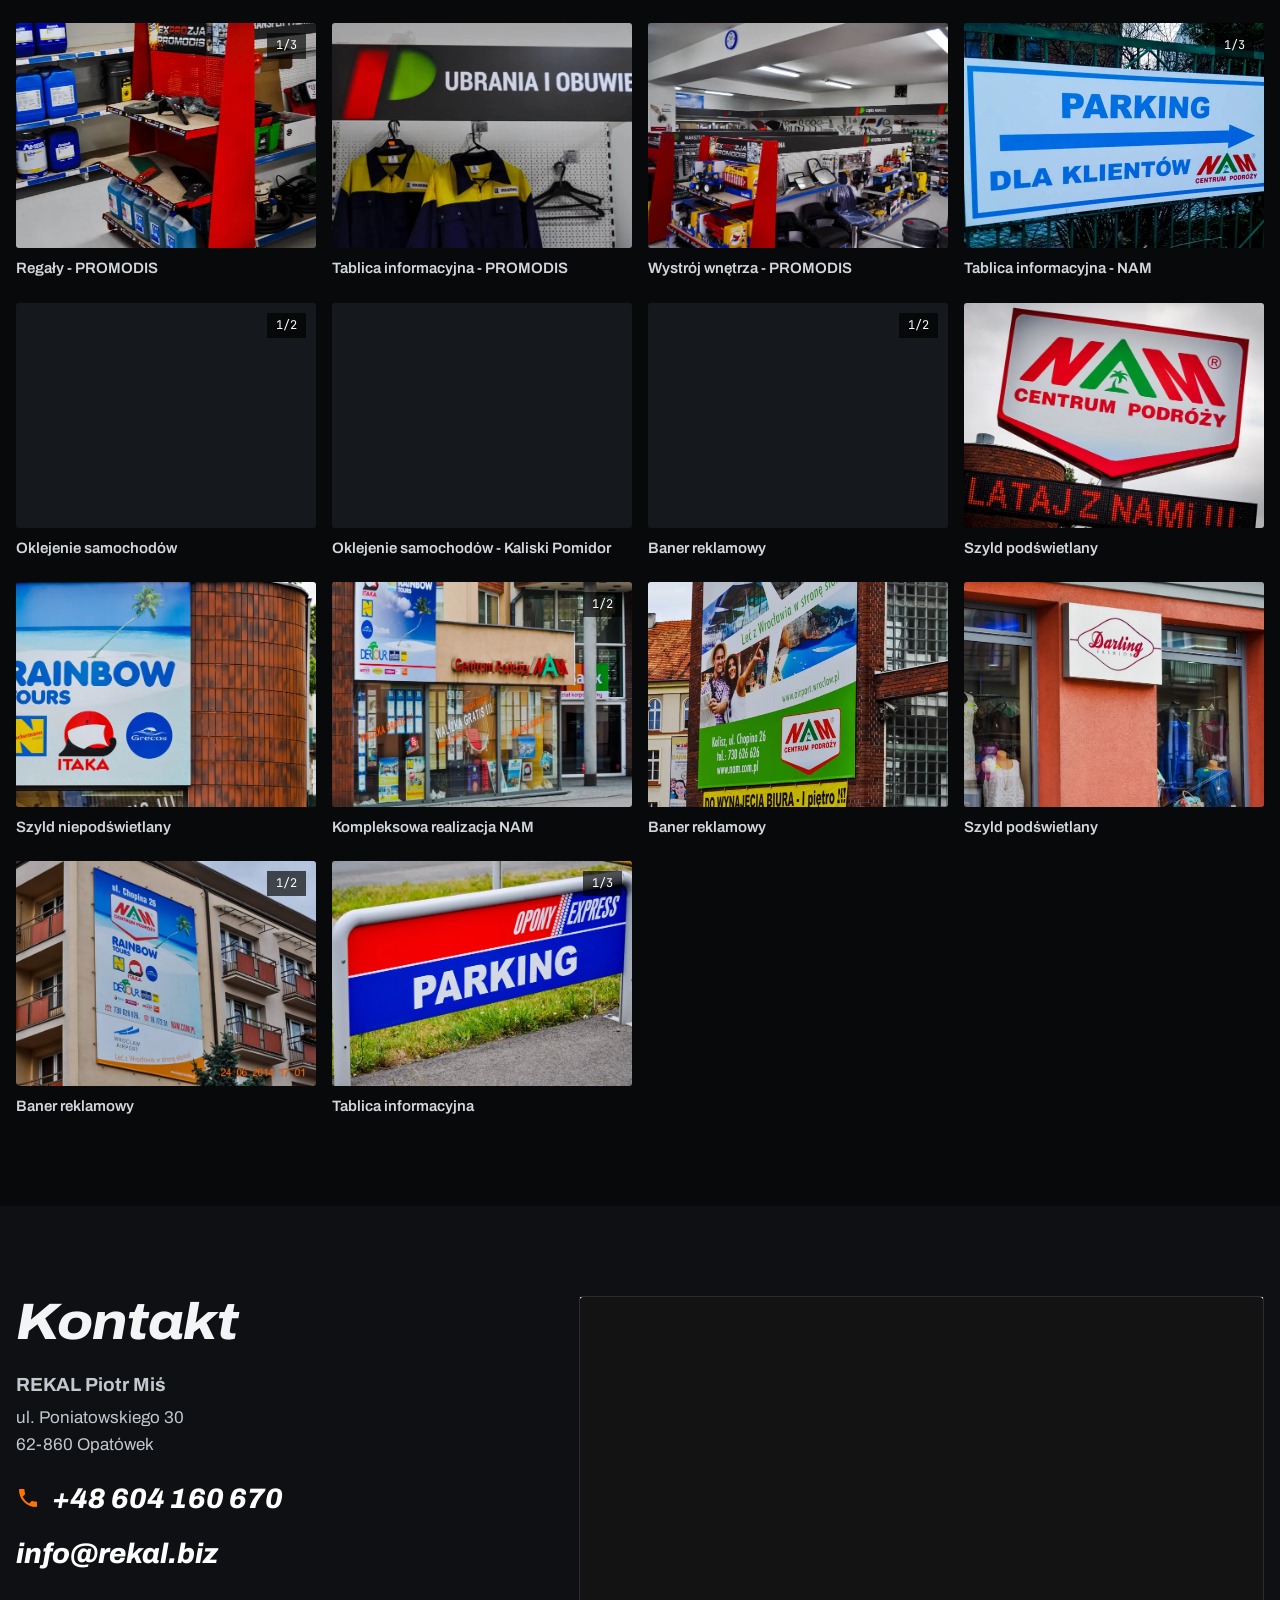
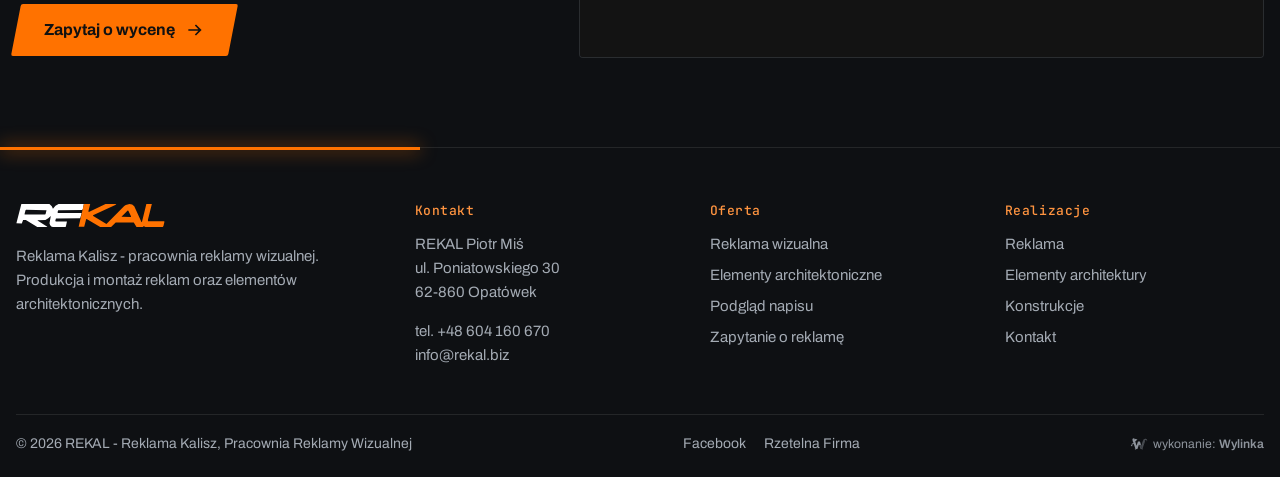
<file: reklama/index.html>
<!doctype html>
<html lang="pl">
<head>
<meta charset="utf-8">
<meta name="viewport" content="width=device-width,initial-scale=1">
<meta name="robots" content="noindex,nofollow">
<title>Reklama - realizacje | REKAL | Reklama Kalisz, Pracownia Reklamy Wizualnej</title>
<meta name="description" content="Realizacje REKAL - reklama: szyldy i logotypy podświetlane, kasetony, semafory, pylony, tablice informacyjne, banery, oklejanie samochodów i witryn. Kalisz i okolice.">
<meta name="theme-color" content="#08090B">
<meta name="color-scheme" content="dark">
<link rel="icon" href="../assets/favicon.svg" type="image/svg+xml">
<link rel="preconnect" href="https://fonts.googleapis.com">
<link rel="preconnect" href="https://fonts.gstatic.com" crossorigin>
<link href="https://fonts.googleapis.com/css2?family=Archivo:ital,wdth,wght@0,62..125,400..900;1,62..125,400..900&family=JetBrains+Mono:wght@500&display=swap" rel="stylesheet">
<link rel="stylesheet" href="../assets/style.css">
<style>
.wylinka-badge{display:inline-flex;align-items:center;gap:.4em;color:inherit;text-decoration:none;font-size:.875em;line-height:1;opacity:.85}
.wylinka-badge:hover,.wylinka-badge:focus-visible{opacity:1}
.wylinka-badge:focus-visible{outline:2px solid currentColor;outline-offset:3px;border-radius:2px}
.wylinka-badge svg{width:18px;height:18px;flex:none;overflow:visible}
.wylinka-badge b{font-weight:600}
.wylinka-badge .wy-old{opacity:.45;transform-origin:40px 30px;transition:transform .32s cubic-bezier(.3,.7,.4,1),opacity .32s ease-out}
.wylinka-badge .wy-pod{opacity:0;transition:opacity .2s ease-out .08s}
.wylinka-badge:hover .wy-old,.wylinka-badge:focus-visible .wy-old{transform:translate(9px,7px) rotate(9deg);opacity:0}
.wylinka-badge:hover .wy-pod,.wylinka-badge:focus-visible .wy-pod{opacity:1}
@media (prefers-reduced-motion:reduce){.wylinka-badge .wy-old,.wylinka-badge .wy-pod{transition:none}.wylinka-badge:hover .wy-old,.wylinka-badge:focus-visible .wy-old{transform:none;opacity:.45}.wylinka-badge:hover .wy-pod,.wylinka-badge:focus-visible .wy-pod{opacity:0}}
</style>
</head>
<body class="sub-page">
<a class="skip" href="#tresc">Przejdź do treści</a>
<header class="top" id="top">
  <div class="wrap top-in">
    <a class="brand" href="../" aria-label="REKAL - strona główna"><svg xmlns="http://www.w3.org/2000/svg" viewBox="0 0 300 47" role="img" aria-label="REKAL" class="logo-svg"><path fill="currentColor" fill-rule="evenodd" d="M0.8 38.5 11.6 38.9 14.2 32.2 19.7 32.1 42.6 45.8 62.1 45.9 62.6 45.3 43.7 33.7 43.0 32.5 58.9 31.8 64.5 28.7 69.6 24.1 67.0 38.5 68.1 42.1 70.5 44.8 73.6 45.9 98.8 45.9 99.8 45.0 101.9 35.1 79.5 35.0 78.6 33.6 79.9 29.0 128.4 28.3 131.3 18.0 83.9 17.8 83.1 16.5 84.3 12.3 132.3 11.8 133.8 10.0 135.7 0.0 85.1 0.0 79.0 3.3 73.9 9.3 71.6 4.3 66.8 0.0 10.7 0.0ZM17.0 20.4 19.0 12.6 20.0 11.7 61.0 12.3 59.2 20.1 58.1 21.2 17.7 21.2Z"/><path fill="#FF7200" fill-rule="evenodd" d="M125.3 45.4 136.4 45.7 140.3 30.7 141.3 29.8 168.5 45.9 190.2 45.9 199.4 37.0 235.5 37.0 241.0 45.9 254.4 45.9 255.1 43.9 258.8 45.8 293.5 45.9 294.9 44.2 296.9 35.5 296.2 34.7 263.9 34.7 264.0 30.9 271.7 0.0 260.7 0.0 252.0 35.7 251.1 36.3 236.5 4.4 232.3 1.1 226.9 0.0 219.6 2.0 216.5 4.0 180.9 40.2 154.4 23.8 154.0 22.7 198.6 1.8 200.7 0.0 179.1 0.0 145.7 15.8 144.8 14.7 148.4 0.0 135.8 0.0ZM230.2 24.9 229.6 25.9 210.9 25.5 223.4 12.8 224.7 13.5Z"/></svg></a>
    <nav class="nav" id="nav" aria-label="Menu główne">
      <ul><li><a href="../#oferta">Oferta</a></li><li><a href="../#studio">Podgląd napisu</a></li><li><a href="../#realizacje" class="on">Realizacje</a></li><li><a href="../#zapytanie">Zapytanie</a></li><li><a href="../#firma">O firmie</a></li><li><a href="../#kontakt">Kontakt</a></li></ul>
      <div class="nav-foot"><a class="btn" href="tel:+48604160670"><svg viewBox="0 0 24 24" aria-hidden="true"><path fill="currentColor" d="M6.6 10.8a15.1 15.1 0 0 0 6.6 6.6l2.2-2.2c.3-.3.7-.4 1-.2 1.1.4 2.3.6 3.6.6.6 0 1 .4 1 1V20c0 .6-.4 1-1 1A17 17 0 0 1 3 4c0-.6.4-1 1-1h3.5c.6 0 1 .4 1 1 0 1.3.2 2.5.6 3.6.1.3 0 .7-.2 1l-2.3 2.2z"/></svg><span>604 160 670</span></a><a href="mailto:info@rekal.biz">info@rekal.biz</a></div>
    </nav>
    <a class="tel-top" href="tel:+48604160670" aria-label="Zadzwoń: 604 160 670"><svg viewBox="0 0 24 24" aria-hidden="true"><path fill="currentColor" d="M6.6 10.8a15.1 15.1 0 0 0 6.6 6.6l2.2-2.2c.3-.3.7-.4 1-.2 1.1.4 2.3.6 3.6.6.6 0 1 .4 1 1V20c0 .6-.4 1-1 1A17 17 0 0 1 3 4c0-.6.4-1 1-1h3.5c.6 0 1 .4 1 1 0 1.3.2 2.5.6 3.6.1.3 0 .7-.2 1l-2.3 2.2z"/></svg><span>604 160 670</span></a>
    <a class="btn btn-sm top-cta" href="../#zapytanie">Zapytaj o reklamę</a>
    <button class="burger" type="button" aria-label="Otwórz menu" aria-expanded="false" aria-controls="nav"><span></span><span></span><span></span></button>
  </div>
</header>
<main id="tresc">
<section class="phero">
  <div class="phero-img"><img src="../img/2015-10-20150703-134611-500.webp" width="1600" height="501" alt="Logo przestrzenne podświetlane - CHOJNACKI" style="object-position:50% 50%" fetchpriority="high"></div>
  <div class="hero-led" aria-hidden="true"></div>
  <div class="wrap phero-txt">
    <h1>Realizacje: reklama</h1>
    <p class="lead">Szyldy, kasetony, logotypy przestrzenne, semafory, tablice, banery i oklejanie samochodów.</p>
  </div>
</section>
<section class="sec sec-white">
  <div class="wrap">
    <nav class="tabs" aria-label="Rodzaje realizacji"><a href="../reklama/" aria-current="page">Reklama</a><a href="../mala-architektura/">Elementy architektury</a><a href="../konstrukcje/">Konstrukcje</a></nav>
    <p class="count">70 realizacji, 101 zdjęć. Zdjęcia w kafelku przesuwasz palcem lub myszą, kliknięcie powiększa.</p>
    <div class="wgrid"><figure class="wtile"><div class="car" style="--r:4/3"><div class="car-track"><button type="button" class="slide" data-lb="all" data-i="0" aria-label="Powiększ: Wykonanie kasetonu, oklejenie witryny"><img src="../img/2016-10-wykonanie-kasetonu-oraz-oklejenie-witryny-2.webp" width="800" height="450" alt="Wykonanie kasetonu, oklejenie witryny" loading="lazy" decoding="async"></button></div></div><figcaption>Wykonanie kasetonu, oklejenie witryny</figcaption></figure><figure class="wtile"><div class="car" style="--r:4/3"><div class="car-track"><button type="button" class="slide" data-lb="all" data-i="1" aria-label="Powiększ: Wykonanie, montaż szyldu"><img src="../img/2016-10-wykonanie-i-monta-szyldula-piu-bella.webp" width="800" height="601" alt="Wykonanie, montaż szyldu" loading="lazy" decoding="async"></button></div></div><figcaption>Wykonanie, montaż szyldu</figcaption></figure><figure class="wtile"><div class="car" style="--r:4/3"><div class="car-track"><button type="button" class="slide" data-lb="all" data-i="2" aria-label="Powiększ: Wykonanie, montaż banera informacyjnego"><img src="../img/2016-10-wykonanie-i-monta-konstrukcji-i-banera-informacyjnego.webp" width="800" height="536" alt="Wykonanie, montaż banera informacyjnego" loading="lazy" decoding="async"></button></div></div><figcaption>Wykonanie, montaż banera informacyjnego</figcaption></figure><figure class="wtile"><div class="car" style="--r:4/3"><div class="car-track"><button type="button" class="slide" data-lb="all" data-i="3" aria-label="Powiększ: Wykonanie, montaż tablicy informacyjnej"><img src="../img/2016-10-wykonanie-i-montaz-tabkicy-informacyjnej.webp" width="800" height="600" alt="Wykonanie, montaż tablicy informacyjnej" loading="lazy" decoding="async"></button></div></div><figcaption>Wykonanie, montaż tablicy informacyjnej</figcaption></figure><figure class="wtile"><div class="car" style="--r:4/3"><div class="car-track"><button type="button" class="slide" data-lb="all" data-i="4" aria-label="Powiększ: Wykonanie, montaż tabliczki informacyjnej"><img src="../img/2016-10-wyknanie-i-monta-tabliczki-informacyjnej.webp" width="800" height="493" alt="Wykonanie, montaż tabliczki informacyjnej" loading="lazy" decoding="async"></button></div></div><figcaption>Wykonanie, montaż tabliczki informacyjnej</figcaption></figure><figure class="wtile"><div class="car" style="--r:4/3"><div class="car-track"><button type="button" class="slide" data-lb="all" data-i="5" aria-label="Powiększ: Wyklejenie tablic reklamowych"><img src="../img/2016-10-wyklejenie-tablic-reklamowch.webp" width="800" height="425" alt="Wyklejenie tablic reklamowych" loading="lazy" decoding="async"></button></div></div><figcaption>Wyklejenie tablic reklamowych</figcaption></figure><figure class="wtile"><div class="car" style="--r:4/3"><div class="car-track"><button type="button" class="slide" data-lb="all" data-i="6" aria-label="Powiększ: Wyklejanie hali folią reklamową"><img src="../img/2016-10-wyklejanie-hali-foli-reklamow-4.webp" width="800" height="462" alt="Wyklejanie hali folią reklamową" loading="lazy" decoding="async"></button><button type="button" class="slide" data-lb="all" data-i="7" aria-label="Powiększ: Wyklejanie hali folią reklamową"><img src="../img/2016-10-wyklejanie-hali-foli-reklamow-3.webp" width="800" height="466" alt="Wyklejanie hali folią reklamową" loading="lazy" decoding="async"></button><button type="button" class="slide" data-lb="all" data-i="8" aria-label="Powiększ: Wyklejanie hali folią reklamową"><img src="../img/2016-10-wyklejanie-hali-foli-reklamow-2.webp" width="800" height="450" alt="Wyklejanie hali folią reklamową" loading="lazy" decoding="async"></button><button type="button" class="slide" data-lb="all" data-i="9" aria-label="Powiększ: Wyklejanie hali folią reklamową"><img src="../img/2016-10-wyklejanie-hali-foli-reklamow-1.webp" width="800" height="501" alt="Wyklejanie hali folią reklamową" loading="lazy" decoding="async"></button></div><span class="car-n" aria-hidden="true">1/4</span><button class="car-p" type="button" aria-label="Poprzednie">&lsaquo;</button><button class="car-nx" type="button" aria-label="Następne">&rsaquo;</button></div><figcaption>Wyklejanie hali folią reklamową</figcaption></figure><figure class="wtile"><div class="car" style="--r:4/3"><div class="car-track"><button type="button" class="slide" data-lb="all" data-i="10" aria-label="Powiększ: Tablice informacyjne"><img src="../img/2016-10-tablice-informacyjne.webp" width="560" height="800" alt="Tablice informacyjne" loading="lazy" decoding="async"></button></div></div><figcaption>Tablice informacyjne</figcaption></figure><figure class="wtile"><div class="car" style="--r:4/3"><div class="car-track"><button type="button" class="slide" data-lb="all" data-i="11" aria-label="Powiększ: Szyld i semafor reklamowy Skin Way"><img src="../img/2016-10-szyld-i-semafor-reklamowy-skin-way.webp" width="800" height="450" alt="Szyld i semafor reklamowy Skin Way" loading="lazy" decoding="async"></button></div></div><figcaption>Szyld i semafor reklamowy Skin Way</figcaption></figure><figure class="wtile"><div class="car" style="--r:4/3"><div class="car-track"><button type="button" class="slide" data-lb="all" data-i="12" aria-label="Powiększ: Serwis oznakowania reklamowego AMBER Kalisz"><img src="../img/2016-10-serwis-oznakowania-reklamowego-amber-kalisz.webp" width="800" height="450" alt="Serwis oznakowania reklamowego AMBER Kalisz" loading="lazy" decoding="async"></button></div></div><figcaption>Serwis oznakowania reklamowego AMBER Kalisz</figcaption></figure><figure class="wtile"><div class="car" style="--r:4/3"><div class="car-track"><button type="button" class="slide" data-lb="all" data-i="13" aria-label="Powiększ: Semafor podświetlany"><img src="../img/2016-10-semafor-podwietlany.webp" width="800" height="453" alt="Semafor podświetlany" loading="lazy" decoding="async"></button></div></div><figcaption>Semafor podświetlany</figcaption></figure><figure class="wtile"><div class="car" style="--r:4/3"><div class="car-track"><button type="button" class="slide" data-lb="all" data-i="14" aria-label="Powiększ: Remont pylonu informacyjnego Amber"><img src="../img/2016-10-remont-pylonu-informacyjnego-amber.webp" width="464" height="800" alt="Remont pylonu informacyjnego Amber" loading="lazy" decoding="async"></button></div></div><figcaption>Remont pylonu informacyjnego Amber</figcaption></figure><figure class="wtile"><div class="car" style="--r:4/3"><div class="car-track"><button type="button" class="slide" data-lb="all" data-i="15" aria-label="Powiększ: Oznakowanie bloku"><img src="../img/2016-10-oznakowanie-bloku.webp" width="800" height="509" alt="Oznakowanie bloku" loading="lazy" decoding="async"></button></div></div><figcaption>Oznakowanie bloku</figcaption></figure><figure class="wtile"><div class="car" style="--r:4/3"><div class="car-track"><button type="button" class="slide" data-lb="all" data-i="16" aria-label="Powiększ: Oklejenie witryn okiennych"><img src="../img/2016-10-oklejenie-witryn-okiennych.webp" width="528" height="800" alt="Oklejenie witryn okiennych" loading="lazy" decoding="async"></button></div></div><figcaption>Oklejenie witryn okiennych</figcaption></figure><figure class="wtile"><div class="car" style="--r:4/3"><div class="car-track"><button type="button" class="slide" data-lb="all" data-i="17" aria-label="Powiększ: Oklejenie ładowarki"><img src="../img/2016-10-oklejenie-adowarki-2.webp" width="800" height="489" alt="Oklejenie ładowarki" loading="lazy" decoding="async"></button><button type="button" class="slide" data-lb="all" data-i="18" aria-label="Powiększ: Oklejenie ładowarki"><img src="../img/2016-10-oklejenie-adowarki-1.webp" width="800" height="508" alt="Oklejenie ładowarki" loading="lazy" decoding="async"></button></div><span class="car-n" aria-hidden="true">1/2</span><button class="car-p" type="button" aria-label="Poprzednie">&lsaquo;</button><button class="car-nx" type="button" aria-label="Następne">&rsaquo;</button></div><figcaption>Oklejenie ładowarki</figcaption></figure><figure class="wtile"><div class="car" style="--r:4/3"><div class="car-track"><button type="button" class="slide" data-lb="all" data-i="19" aria-label="Powiększ: Oklejenie auta"><img src="../img/2016-10-oklejenie-auta.webp" width="800" height="523" alt="Oklejenie auta" loading="lazy" decoding="async"></button><button type="button" class="slide" data-lb="all" data-i="20" aria-label="Powiększ: Oklejenie auta"><img src="../img/2016-10-oklejenie-auta-3.webp" width="800" height="532" alt="Oklejenie auta" loading="lazy" decoding="async"></button></div><span class="car-n" aria-hidden="true">1/2</span><button class="car-p" type="button" aria-label="Poprzednie">&lsaquo;</button><button class="car-nx" type="button" aria-label="Następne">&rsaquo;</button></div><figcaption>Oklejenie auta</figcaption></figure><figure class="wtile"><div class="car" style="--r:4/3"><div class="car-track"><button type="button" class="slide" data-lb="all" data-i="21" aria-label="Powiększ: Logo przestrzenne ze styroduru - ARTDENT"><img src="../img/2016-10-logo-przestrzenne-ze-styroduru-art-dent.webp" width="800" height="633" alt="Logo przestrzenne ze styroduru - ARTDENT" loading="lazy" decoding="async"></button></div></div><figcaption>Logo przestrzenne ze styroduru - ARTDENT</figcaption></figure><figure class="wtile"><div class="car" style="--r:4/3"><div class="car-track"><button type="button" class="slide" data-lb="all" data-i="22" aria-label="Powiększ: Logo podświetlane - Botoma"><img src="../img/2016-10-logo-podwietlanego-botoma.webp" width="800" height="505" alt="Logo podświetlane - Botoma" loading="lazy" decoding="async"></button></div></div><figcaption>Logo podświetlane - Botoma</figcaption></figure><figure class="wtile"><div class="car" style="--r:4/3"><div class="car-track"><button type="button" class="slide" data-lb="all" data-i="23" aria-label="Powiększ: Kaseton oraz oklejenie witryny"><img src="../img/2016-10-kaseton-oraz-oklejenie-witryny-1.webp" width="800" height="537" alt="Kaseton oraz oklejenie witryny" loading="lazy" decoding="async"></button></div></div><figcaption>Kaseton oraz oklejenie witryny</figcaption></figure><figure class="wtile"><div class="car" style="--r:4/3"><div class="car-track"><button type="button" class="slide" data-lb="all" data-i="24" aria-label="Powiększ: Wykonanie kasetonu, oklejenie witryny"><img src="../img/2016-10-dsc-0008.webp" width="800" height="454" alt="Wykonanie kasetonu, oklejenie witryny" loading="lazy" decoding="async"></button></div></div><figcaption>Wykonanie kasetonu, oklejenie witryny</figcaption></figure><figure class="wtile"><div class="car" style="--r:4/3"><div class="car-track"><button type="button" class="slide" data-lb="all" data-i="25" aria-label="Powiększ: Szyld i semafor reklamowy"><img src="../img/2016-10-20160903-144721.webp" width="800" height="498" alt="Szyld i semafor reklamowy" loading="lazy" decoding="async"></button></div></div><figcaption>Szyld i semafor reklamowy</figcaption></figure><figure class="wtile"><div class="car" style="--r:4/3"><div class="car-track"><button type="button" class="slide" data-lb="all" data-i="26" aria-label="Powiększ: Szyld podświetlany"><img src="../img/2016-10-20160830-203011.webp" width="800" height="530" alt="Szyld podświetlany" loading="lazy" decoding="async"></button><button type="button" class="slide" data-lb="all" data-i="27" aria-label="Powiększ: Szyld podświetlany"><img src="../img/2016-10-20160830-191955.webp" width="600" height="800" alt="Szyld podświetlany" loading="lazy" decoding="async"></button><button type="button" class="slide" data-lb="all" data-i="28" aria-label="Powiększ: Szyld podświetlany"><img src="../img/2016-10-20160830-191915.webp" width="800" height="518" alt="Szyld podświetlany" loading="lazy" decoding="async"></button><button type="button" class="slide" data-lb="all" data-i="29" aria-label="Powiększ: Szyld podświetlany"><img src="../img/2016-10-20160830-172656.webp" width="800" height="580" alt="Szyld podświetlany" loading="lazy" decoding="async"></button></div><span class="car-n" aria-hidden="true">1/4</span><button class="car-p" type="button" aria-label="Poprzednie">&lsaquo;</button><button class="car-nx" type="button" aria-label="Następne">&rsaquo;</button></div><figcaption>Szyld podświetlany</figcaption></figure><figure class="wtile"><div class="car" style="--r:4/3"><div class="car-track"><button type="button" class="slide" data-lb="all" data-i="30" aria-label="Powiększ: Oklejanie samochodu - CHOJNACKI"><img src="../img/2016-10-20160817-175600.webp" width="800" height="557" alt="Oklejanie samochodu - CHOJNACKI" loading="lazy" decoding="async"></button><button type="button" class="slide" data-lb="all" data-i="31" aria-label="Powiększ: Oklejanie samochodu - CHOJNACKI"><img src="../img/2016-10-20160817-175510.webp" width="800" height="477" alt="Oklejanie samochodu - CHOJNACKI" loading="lazy" decoding="async"></button><button type="button" class="slide" data-lb="all" data-i="32" aria-label="Powiększ: Oklejanie samochodu - CHOJNACKI"><img src="../img/2016-10-20160817-175451.webp" width="649" height="800" alt="Oklejanie samochodu - CHOJNACKI" loading="lazy" decoding="async"></button></div><span class="car-n" aria-hidden="true">1/3</span><button class="car-p" type="button" aria-label="Poprzednie">&lsaquo;</button><button class="car-nx" type="button" aria-label="Następne">&rsaquo;</button></div><figcaption>Oklejanie samochodu - CHOJNACKI</figcaption></figure><figure class="wtile"><div class="car" style="--r:4/3"><div class="car-track"><button type="button" class="slide" data-lb="all" data-i="33" aria-label="Powiększ: Szyld podświetlany"><img src="../img/2016-10-20160817-175408.webp" width="800" height="514" alt="Szyld podświetlany" loading="lazy" decoding="async"></button></div></div><figcaption>Szyld podświetlany</figcaption></figure><figure class="wtile"><div class="car" style="--r:4/3"><div class="car-track"><button type="button" class="slide" data-lb="all" data-i="34" aria-label="Powiększ: Logotyp przestrzenny podświetlany"><img src="../img/2016-10-20160817-175401.webp" width="800" height="528" alt="Logotyp przestrzenny podświetlany" loading="lazy" decoding="async"></button><button type="button" class="slide" data-lb="all" data-i="35" aria-label="Powiększ: Logotyp przestrzenny podświetlany"><img src="../img/2016-10-20160817-175310.webp" width="800" height="540" alt="Logotyp przestrzenny podświetlany" loading="lazy" decoding="async"></button></div><span class="car-n" aria-hidden="true">1/2</span><button class="car-p" type="button" aria-label="Poprzednie">&lsaquo;</button><button class="car-nx" type="button" aria-label="Następne">&rsaquo;</button></div><figcaption>Logotyp przestrzenny podświetlany</figcaption></figure><figure class="wtile"><div class="car" style="--r:4/3"><div class="car-track"><button type="button" class="slide" data-lb="all" data-i="36" aria-label="Powiększ: Oklejanie samochodów - ANTCZAK"><img src="../img/2016-10-20160706-203418.webp" width="800" height="512" alt="Oklejanie samochodów - ANTCZAK" loading="lazy" decoding="async"></button><button type="button" class="slide" data-lb="all" data-i="37" aria-label="Powiększ: Oklejanie samochodów - ANTCZAK"><img src="../img/2016-10-20160706-203409.webp" width="800" height="618" alt="Oklejanie samochodów - ANTCZAK" loading="lazy" decoding="async"></button></div><span class="car-n" aria-hidden="true">1/2</span><button class="car-p" type="button" aria-label="Poprzednie">&lsaquo;</button><button class="car-nx" type="button" aria-label="Następne">&rsaquo;</button></div><figcaption>Oklejanie samochodów - ANTCZAK</figcaption></figure><figure class="wtile"><div class="car" style="--r:4/3"><div class="car-track"><button type="button" class="slide" data-lb="all" data-i="38" aria-label="Powiększ: Logotyp przestrzenny podświetlany"><img src="../img/2016-10-20160413-194607-kopia.webp" width="518" height="800" alt="Logotyp przestrzenny podświetlany" loading="lazy" decoding="async"></button></div></div><figcaption>Logotyp przestrzenny podświetlany</figcaption></figure><figure class="wtile"><div class="car" style="--r:4/3"><div class="car-track"><button type="button" class="slide" data-lb="all" data-i="39" aria-label="Powiększ: Szyld podświetlany"><img src="../img/2016-10-20160413-193558-kopia.webp" width="800" height="385" alt="Szyld podświetlany" loading="lazy" decoding="async"></button></div></div><figcaption>Szyld podświetlany</figcaption></figure><figure class="wtile"><div class="car" style="--r:4/3"><div class="car-track"><button type="button" class="slide" data-lb="all" data-i="40" aria-label="Powiększ: Szyld - tablica informacyjna"><img src="../img/2016-10-20160305-111226.webp" width="800" height="423" alt="Szyld - tablica informacyjna" loading="lazy" decoding="async"></button><button type="button" class="slide" data-lb="all" data-i="41" aria-label="Powiększ: Szyld - tablica informacyjna"><img src="../img/2016-10-20160305-095743.webp" width="800" height="494" alt="Szyld - tablica informacyjna" loading="lazy" decoding="async"></button></div><span class="car-n" aria-hidden="true">1/2</span><button class="car-p" type="button" aria-label="Poprzednie">&lsaquo;</button><button class="car-nx" type="button" aria-label="Następne">&rsaquo;</button></div><figcaption>Szyld - tablica informacyjna</figcaption></figure><figure class="wtile"><div class="car" style="--r:4/3"><div class="car-track"><button type="button" class="slide" data-lb="all" data-i="42" aria-label="Powiększ: Reklama - NAM"><img src="../img/2014-08-nam4-37.webp" width="800" height="450" alt="Reklama - NAM" loading="lazy" decoding="async"></button></div></div><figcaption>Reklama - NAM</figcaption></figure><figure class="wtile"><div class="car" style="--r:4/3"><div class="car-track"><button type="button" class="slide" data-lb="all" data-i="43" aria-label="Powiększ: Logo przestrzenne podświetlane"><img src="../img/2014-08-dsc-0665-20.webp" width="800" height="471" alt="Logo przestrzenne podświetlane" loading="lazy" decoding="async"></button></div></div><figcaption>Logo przestrzenne podświetlane</figcaption></figure><figure class="wtile"><div class="car" style="--r:4/3"><div class="car-track"><button type="button" class="slide" data-lb="all" data-i="44" aria-label="Powiększ: Logotyp podświetlany - TEKNIA"><img src="../img/2014-08-dsc-0562-1.webp" width="800" height="525" alt="Logotyp podświetlany - TEKNIA" loading="lazy" decoding="async"></button></div></div><figcaption>Logotyp podświetlany - TEKNIA</figcaption></figure><figure class="wtile"><div class="car" style="--r:4/3"><div class="car-track"><button type="button" class="slide" data-lb="all" data-i="45" aria-label="Powiększ: Oklejenie boxu handlowego"><img src="../img/2014-08-20151010-165051-33.webp" width="800" height="335" alt="Oklejenie boxu handlowego" loading="lazy" decoding="async"></button></div></div><figcaption>Oklejenie boxu handlowego</figcaption></figure><figure class="wtile"><div class="car" style="--r:4/3"><div class="car-track"><button type="button" class="slide" data-lb="all" data-i="46" aria-label="Powiększ: Reklama - ANTCZAK"><img src="../img/2014-08-20151009-162628-32.webp" width="800" height="450" alt="Reklama - ANTCZAK" loading="lazy" decoding="async"></button><button type="button" class="slide" data-lb="all" data-i="47" aria-label="Powiększ: Reklama - ANTCZAK"><img src="../img/2014-08-20151009-141915-31.webp" width="800" height="450" alt="Reklama - ANTCZAK" loading="lazy" decoding="async"></button></div><span class="car-n" aria-hidden="true">1/2</span><button class="car-p" type="button" aria-label="Poprzednie">&lsaquo;</button><button class="car-nx" type="button" aria-label="Następne">&rsaquo;</button></div><figcaption>Reklama - ANTCZAK</figcaption></figure><figure class="wtile"><div class="car" style="--r:4/3"><div class="car-track"><button type="button" class="slide" data-lb="all" data-i="48" aria-label="Powiększ: Tabliczka informacyjna"><img src="../img/2014-08-20150918-161606-30.webp" width="441" height="800" alt="Tabliczka informacyjna" loading="lazy" decoding="async"></button><button type="button" class="slide" data-lb="all" data-i="49" aria-label="Powiększ: Tabliczka informacyjna"><img src="../img/2014-08-20150918-160856-29.webp" width="661" height="800" alt="Tabliczka informacyjna" loading="lazy" decoding="async"></button></div><span class="car-n" aria-hidden="true">1/2</span><button class="car-p" type="button" aria-label="Poprzednie">&lsaquo;</button><button class="car-nx" type="button" aria-label="Następne">&rsaquo;</button></div><figcaption>Tabliczka informacyjna</figcaption></figure><figure class="wtile"><div class="car" style="--r:4/3"><div class="car-track"><button type="button" class="slide" data-lb="all" data-i="50" aria-label="Powiększ: Reklama - wyklejenie"><img src="../img/2014-08-20150911-175114-27.webp" width="598" height="800" alt="Reklama - wyklejenie" loading="lazy" decoding="async"></button></div></div><figcaption>Reklama - wyklejenie</figcaption></figure><figure class="wtile"><div class="car" style="--r:4/3"><div class="car-track"><button type="button" class="slide" data-lb="all" data-i="51" aria-label="Powiększ: Szyld podświetlany - CHANTELE"><img src="../img/2014-08-20150907-135715-26.webp" width="800" height="509" alt="Szyld podświetlany - CHANTELE" loading="lazy" decoding="async"></button></div></div><figcaption>Szyld podświetlany - CHANTELE</figcaption></figure><figure class="wtile"><div class="car" style="--r:4/3"><div class="car-track"><button type="button" class="slide" data-lb="all" data-i="52" aria-label="Powiększ: Szyld podświetlany - SECRET GARDEN"><img src="../img/2014-08-20150907-135613-25.webp" width="800" height="450" alt="Szyld podświetlany - SECRET GARDEN" loading="lazy" decoding="async"></button></div></div><figcaption>Szyld podświetlany - SECRET GARDEN</figcaption></figure><figure class="wtile"><div class="car" style="--r:4/3"><div class="car-track"><button type="button" class="slide" data-lb="all" data-i="53" aria-label="Powiększ: Wyklejenie witryny - PERFUMERIA"><img src="../img/2014-08-20150717-205243-18.webp" width="530" height="800" alt="Wyklejenie witryny - PERFUMERIA" loading="lazy" decoding="async"></button></div></div><figcaption>Wyklejenie witryny - PERFUMERIA</figcaption></figure><figure class="wtile"><div class="car" style="--r:4/3"><div class="car-track"><button type="button" class="slide" data-lb="all" data-i="54" aria-label="Powiększ: Logo przestrzenne podświetlane"><img src="../img/2014-08-20150703-134611-16.webp" width="800" height="450" alt="Logo przestrzenne podświetlane" loading="lazy" decoding="async"></button></div></div><figcaption>Logo przestrzenne podświetlane</figcaption></figure><figure class="wtile"><div class="car" style="--r:4/3"><div class="car-track"><button type="button" class="slide" data-lb="all" data-i="55" aria-label="Powiększ: Semafor podświetlany - LIMODA"><img src="../img/2014-08-20150625-191932-15.webp" width="489" height="800" alt="Semafor podświetlany - LIMODA" loading="lazy" decoding="async"></button></div></div><figcaption>Semafor podświetlany - LIMODA</figcaption></figure><figure class="wtile"><div class="car" style="--r:4/3"><div class="car-track"><button type="button" class="slide" data-lb="all" data-i="56" aria-label="Powiększ: Szyld podświetlany - LIMODA"><img src="../img/2014-08-20150625-191905-14.webp" width="599" height="800" alt="Szyld podświetlany - LIMODA" loading="lazy" decoding="async"></button></div></div><figcaption>Szyld podświetlany - LIMODA</figcaption></figure><figure class="wtile"><div class="car" style="--r:4/3"><div class="car-track"><button type="button" class="slide" data-lb="all" data-i="57" aria-label="Powiększ: Oklejenie - ANTCZAK"><img src="../img/2014-08-20150527-180748-12.webp" width="512" height="800" alt="Oklejenie - ANTCZAK" loading="lazy" decoding="async"></button><button type="button" class="slide" data-lb="all" data-i="58" aria-label="Powiększ: Oklejenie - ANTCZAK"><img src="../img/2014-08-20150527-180643-11.webp" width="800" height="450" alt="Oklejenie - ANTCZAK" loading="lazy" decoding="async"></button></div><span class="car-n" aria-hidden="true">1/2</span><button class="car-p" type="button" aria-label="Poprzednie">&lsaquo;</button><button class="car-nx" type="button" aria-label="Następne">&rsaquo;</button></div><figcaption>Oklejenie - ANTCZAK</figcaption></figure><figure class="wtile"><div class="car" style="--r:4/3"><div class="car-track"><button type="button" class="slide" data-lb="all" data-i="59" aria-label="Powiększ: Pylon - Stacja Paliw"><img src="../img/2014-08-20150521-203223-9.webp" width="396" height="800" alt="Pylon - Stacja Paliw" loading="lazy" decoding="async"></button></div></div><figcaption>Pylon - Stacja Paliw</figcaption></figure><figure class="wtile"><div class="car" style="--r:4/3"><div class="car-track"><button type="button" class="slide" data-lb="all" data-i="60" aria-label="Powiększ: Otok reklamowy, obudowa słupów"><img src="../img/2014-08-20150521-203142-8.webp" width="800" height="450" alt="Otok reklamowy, obudowa słupów" loading="lazy" decoding="async"></button></div></div><figcaption>Otok reklamowy, obudowa słupów</figcaption></figure><figure class="wtile"><div class="car" style="--r:4/3"><div class="car-track"><button type="button" class="slide" data-lb="all" data-i="61" aria-label="Powiększ: Stand podświetlany"><img src="../img/2014-08-20150506-202841-7.webp" width="513" height="800" alt="Stand podświetlany" loading="lazy" decoding="async"></button></div></div><figcaption>Stand podświetlany</figcaption></figure><figure class="wtile"><div class="car" style="--r:4/3"><div class="car-track"><button type="button" class="slide" data-lb="all" data-i="62" aria-label="Powiększ: Logo przestrzenne podświetlane"><img src="../img/2014-08-20150328-210215-6.webp" width="800" height="450" alt="Logo przestrzenne podświetlane" loading="lazy" decoding="async"></button></div></div><figcaption>Logo przestrzenne podświetlane</figcaption></figure><figure class="wtile"><div class="car" style="--r:4/3"><div class="car-track"><button type="button" class="slide" data-lb="all" data-i="63" aria-label="Powiększ: Logotyp niepodświetlany - TEKNIA"><img src="../img/2014-08-20150315-160550-5.webp" width="800" height="450" alt="Logotyp niepodświetlany - TEKNIA" loading="lazy" decoding="async"></button></div></div><figcaption>Logotyp niepodświetlany - TEKNIA</figcaption></figure><figure class="wtile"><div class="car" style="--r:4/3"><div class="car-track"><button type="button" class="slide" data-lb="all" data-i="64" aria-label="Powiększ: Szyld niepodświetlany"><img src="../img/2014-08-20150207-121001-4.webp" width="800" height="460" alt="Szyld niepodświetlany" loading="lazy" decoding="async"></button><button type="button" class="slide" data-lb="all" data-i="65" aria-label="Powiększ: Szyld niepodświetlany"><img src="../img/2014-08-20150207-120906-3.webp" width="800" height="450" alt="Szyld niepodświetlany" loading="lazy" decoding="async"></button></div><span class="car-n" aria-hidden="true">1/2</span><button class="car-p" type="button" aria-label="Poprzednie">&lsaquo;</button><button class="car-nx" type="button" aria-label="Następne">&rsaquo;</button></div><figcaption>Szyld niepodświetlany</figcaption></figure><figure class="wtile"><div class="car" style="--r:4/3"><div class="car-track"><button type="button" class="slide" data-lb="all" data-i="66" aria-label="Powiększ: Logotyp niepodświetlany - TEKNIA"><img src="../img/2014-08-20150111-115942-2.webp" width="800" height="450" alt="Logotyp niepodświetlany - TEKNIA" loading="lazy" decoding="async"></button></div></div><figcaption>Logotyp niepodświetlany - TEKNIA</figcaption></figure><figure class="wtile"><div class="car" style="--r:4/3"><div class="car-track"><button type="button" class="slide" data-lb="all" data-i="67" aria-label="Powiększ: Meble i stojaki wystawiennicze - KZPT"><img src="../img/2014-08-14-39.webp" width="533" height="800" alt="Meble i stojaki wystawiennicze - KZPT" loading="lazy" decoding="async"></button><button type="button" class="slide" data-lb="all" data-i="68" aria-label="Powiększ: Meble i stojaki wystawiennicze - KZPT"><img src="../img/2014-08-9-41.webp" width="800" height="533" alt="Meble i stojaki wystawiennicze - KZPT" loading="lazy" decoding="async"></button><button type="button" class="slide" data-lb="all" data-i="69" aria-label="Powiększ: Meble i stojaki wystawiennicze - KZPT"><img src="../img/2014-08-8-40.webp" width="800" height="533" alt="Meble i stojaki wystawiennicze - KZPT" loading="lazy" decoding="async"></button><button type="button" class="slide" data-lb="all" data-i="70" aria-label="Powiększ: Meble i stojaki wystawiennicze - KZPT"><img src="../img/2014-08-1-38.webp" width="533" height="800" alt="Meble i stojaki wystawiennicze - KZPT" loading="lazy" decoding="async"></button></div><span class="car-n" aria-hidden="true">1/4</span><button class="car-p" type="button" aria-label="Poprzednie">&lsaquo;</button><button class="car-nx" type="button" aria-label="Następne">&rsaquo;</button></div><figcaption>Meble i stojaki wystawiennicze - KZPT</figcaption></figure><figure class="wtile"><div class="car" style="--r:4/3"><div class="car-track"><button type="button" class="slide" data-lb="all" data-i="71" aria-label="Powiększ: Szyld TAX CARE"><img src="../img/2015-03-dsc-0526-1.webp" width="800" height="531" alt="Szyld TAX CARE" loading="lazy" decoding="async"></button><button type="button" class="slide" data-lb="all" data-i="72" aria-label="Powiększ: Szyld TAX CARE"><img src="../img/2015-03-dsc-0527-2.webp" width="531" height="800" alt="Szyld TAX CARE" loading="lazy" decoding="async"></button></div><span class="car-n" aria-hidden="true">1/2</span><button class="car-p" type="button" aria-label="Poprzednie">&lsaquo;</button><button class="car-nx" type="button" aria-label="Następne">&rsaquo;</button></div><figcaption>Szyld TAX CARE</figcaption></figure><figure class="wtile"><div class="car" style="--r:4/3"><div class="car-track"><button type="button" class="slide" data-lb="all" data-i="73" aria-label="Powiększ: Kancelaria Adwokacka - Szyld"><img src="../img/2015-03-dsc-0533-1.webp" width="800" height="531" alt="Kancelaria Adwokacka - Szyld" loading="lazy" decoding="async"></button></div></div><figcaption>Kancelaria Adwokacka - Szyld</figcaption></figure><figure class="wtile"><div class="car" style="--r:4/3"><div class="car-track"><button type="button" class="slide" data-lb="all" data-i="74" aria-label="Powiększ: Wystrój wnętrza TAX CARE"><img src="../img/2015-03-dsc-0566-3.webp" width="600" height="800" alt="Wystrój wnętrza TAX CARE" loading="lazy" decoding="async"></button></div></div><figcaption>Wystrój wnętrza TAX CARE</figcaption></figure><figure class="wtile"><div class="car" style="--r:4/3"><div class="car-track"><button type="button" class="slide" data-lb="all" data-i="75" aria-label="Powiększ: Regały, tablice informacyjne - PROMODIS"><img src="../img/2015-03-dsc-0001-55.webp" width="1600" height="501" alt="Regały, tablice informacyjne - PROMODIS" loading="lazy" decoding="async"></button></div></div><figcaption>Regały, tablice informacyjne - PROMODIS</figcaption></figure><figure class="wtile"><div class="car" style="--r:4/3"><div class="car-track"><button type="button" class="slide" data-lb="all" data-i="76" aria-label="Powiększ: Oklejenie samochodów"><img src="../img/2015-03-dsc-0380-1.webp" width="800" height="600" alt="Oklejenie samochodów" loading="lazy" decoding="async"></button></div></div><figcaption>Oklejenie samochodów</figcaption></figure><figure class="wtile"><div class="car" style="--r:4/3"><div class="car-track"><button type="button" class="slide" data-lb="all" data-i="77" aria-label="Powiększ: Regały - PROMODIS"><img src="../img/2015-03-dsc-0010-5.webp" width="531" height="800" alt="Regały - PROMODIS" loading="lazy" decoding="async"></button><button type="button" class="slide" data-lb="all" data-i="78" aria-label="Powiększ: Regały - PROMODIS"><img src="../img/2015-03-dsc-0007-4.webp" width="800" height="531" alt="Regały - PROMODIS" loading="lazy" decoding="async"></button><button type="button" class="slide" data-lb="all" data-i="79" aria-label="Powiększ: Regały - PROMODIS"><img src="../img/2015-03-dsc-0006-3.webp" width="800" height="531" alt="Regały - PROMODIS" loading="lazy" decoding="async"></button></div><span class="car-n" aria-hidden="true">1/3</span><button class="car-p" type="button" aria-label="Poprzednie">&lsaquo;</button><button class="car-nx" type="button" aria-label="Następne">&rsaquo;</button></div><figcaption>Regały - PROMODIS</figcaption></figure><figure class="wtile"><div class="car" style="--r:4/3"><div class="car-track"><button type="button" class="slide" data-lb="all" data-i="80" aria-label="Powiększ: Tablica informacyjna - PROMODIS"><img src="../img/2015-03-dsc-0004-2.webp" width="800" height="531" alt="Tablica informacyjna - PROMODIS" loading="lazy" decoding="async"></button></div></div><figcaption>Tablica informacyjna - PROMODIS</figcaption></figure><figure class="wtile"><div class="car" style="--r:4/3"><div class="car-track"><button type="button" class="slide" data-lb="all" data-i="81" aria-label="Powiększ: Wystrój wnętrza - PROMODIS"><img src="../img/2015-03-dsc-0001-1.webp" width="800" height="531" alt="Wystrój wnętrza - PROMODIS" loading="lazy" decoding="async"></button></div></div><figcaption>Wystrój wnętrza - PROMODIS</figcaption></figure><figure class="wtile"><div class="car" style="--r:4/3"><div class="car-track"><button type="button" class="slide" data-lb="all" data-i="82" aria-label="Powiększ: Tablica informacyjna - NAM"><img src="../img/2015-03-20150116-160025-3.webp" width="800" height="450" alt="Tablica informacyjna - NAM" loading="lazy" decoding="async"></button><button type="button" class="slide" data-lb="all" data-i="83" aria-label="Powiększ: Tablica informacyjna - NAM"><img src="../img/2015-03-20150116-155938-2.webp" width="800" height="450" alt="Tablica informacyjna - NAM" loading="lazy" decoding="async"></button><button type="button" class="slide" data-lb="all" data-i="84" aria-label="Powiększ: Tablica informacyjna - NAM"><img src="../img/2015-03-20150116-155927-1.webp" width="800" height="450" alt="Tablica informacyjna - NAM" loading="lazy" decoding="async"></button></div><span class="car-n" aria-hidden="true">1/3</span><button class="car-p" type="button" aria-label="Poprzednie">&lsaquo;</button><button class="car-nx" type="button" aria-label="Następne">&rsaquo;</button></div><figcaption>Tablica informacyjna - NAM</figcaption></figure><figure class="wtile"><div class="car" style="--r:4/3"><div class="car-track"><button type="button" class="slide" data-lb="all" data-i="85" aria-label="Powiększ: Oklejenie samochodów"><img src="../img/2015-03-20150110-181936-4.webp" width="800" height="450" alt="Oklejenie samochodów" loading="lazy" decoding="async"></button><button type="button" class="slide" data-lb="all" data-i="86" aria-label="Powiększ: Oklejenie samochodów"><img src="../img/2015-03-20150110-181831-3.webp" width="601" height="800" alt="Oklejenie samochodów" loading="lazy" decoding="async"></button></div><span class="car-n" aria-hidden="true">1/2</span><button class="car-p" type="button" aria-label="Poprzednie">&lsaquo;</button><button class="car-nx" type="button" aria-label="Następne">&rsaquo;</button></div><figcaption>Oklejenie samochodów</figcaption></figure><figure class="wtile"><div class="car" style="--r:4/3"><div class="car-track"><button type="button" class="slide" data-lb="all" data-i="87" aria-label="Powiększ: Oklejenie samochodów - Kaliski Pomidor"><img src="../img/2015-03-20150110-181710-2.webp" width="800" height="450" alt="Oklejenie samochodów - Kaliski Pomidor" loading="lazy" decoding="async"></button></div></div><figcaption>Oklejenie samochodów - Kaliski Pomidor</figcaption></figure><figure class="wtile"><div class="car" style="--r:4/3"><div class="car-track"><button type="button" class="slide" data-lb="all" data-i="88" aria-label="Powiększ: Baner reklamowy"><img src="../img/2014-08-reklama-rekal-8.webp" width="800" height="531" alt="Baner reklamowy" loading="lazy" decoding="async"></button><button type="button" class="slide" data-lb="all" data-i="89" aria-label="Powiększ: Baner reklamowy"><img src="../img/2014-08-reklama-rekal-9.webp" width="531" height="800" alt="Baner reklamowy" loading="lazy" decoding="async"></button></div><span class="car-n" aria-hidden="true">1/2</span><button class="car-p" type="button" aria-label="Poprzednie">&lsaquo;</button><button class="car-nx" type="button" aria-label="Następne">&rsaquo;</button></div><figcaption>Baner reklamowy</figcaption></figure><figure class="wtile"><div class="car" style="--r:4/3"><div class="car-track"><button type="button" class="slide" data-lb="all" data-i="90" aria-label="Powiększ: Szyld podświetlany"><img src="../img/2014-08-reklama-rekal-10.webp" width="800" height="531" alt="Szyld podświetlany" loading="lazy" decoding="async"></button></div></div><figcaption>Szyld podświetlany</figcaption></figure><figure class="wtile"><div class="car" style="--r:4/3"><div class="car-track"><button type="button" class="slide" data-lb="all" data-i="91" aria-label="Powiększ: Szyld niepodświetlany"><img src="../img/2014-08-reklama-rekal-11.webp" width="800" height="531" alt="Szyld niepodświetlany" loading="lazy" decoding="async"></button></div></div><figcaption>Szyld niepodświetlany</figcaption></figure><figure class="wtile"><div class="car" style="--r:4/3"><div class="car-track"><button type="button" class="slide" data-lb="all" data-i="92" aria-label="Powiększ: Kompleksowa realizacja NAM"><img src="../img/2014-08-reklama-rekal-12.webp" width="800" height="531" alt="Kompleksowa realizacja NAM" loading="lazy" decoding="async"></button><button type="button" class="slide" data-lb="all" data-i="93" aria-label="Powiększ: Kompleksowa realizacja NAM"><img src="../img/2014-08-reklama-rekal-13.webp" width="800" height="531" alt="Kompleksowa realizacja NAM" loading="lazy" decoding="async"></button></div><span class="car-n" aria-hidden="true">1/2</span><button class="car-p" type="button" aria-label="Poprzednie">&lsaquo;</button><button class="car-nx" type="button" aria-label="Następne">&rsaquo;</button></div><figcaption>Kompleksowa realizacja NAM</figcaption></figure><figure class="wtile"><div class="car" style="--r:4/3"><div class="car-track"><button type="button" class="slide" data-lb="all" data-i="94" aria-label="Powiększ: Baner reklamowy"><img src="../img/2014-08-reklama-rekal-14.webp" width="531" height="800" alt="Baner reklamowy" loading="lazy" decoding="async"></button></div></div><figcaption>Baner reklamowy</figcaption></figure><figure class="wtile"><div class="car" style="--r:4/3"><div class="car-track"><button type="button" class="slide" data-lb="all" data-i="95" aria-label="Powiększ: Szyld podświetlany"><img src="../img/2014-08-reklama-rekal-15.webp" width="800" height="555" alt="Szyld podświetlany" loading="lazy" decoding="async"></button></div></div><figcaption>Szyld podświetlany</figcaption></figure><figure class="wtile"><div class="car" style="--r:4/3"><div class="car-track"><button type="button" class="slide" data-lb="all" data-i="96" aria-label="Powiększ: Baner reklamowy"><img src="../img/2014-08-reklama-rekal-16.webp" width="800" height="531" alt="Baner reklamowy" loading="lazy" decoding="async"></button><button type="button" class="slide" data-lb="all" data-i="97" aria-label="Powiększ: Baner reklamowy"><img src="../img/2014-08-reklama-rekal-17.webp" width="800" height="531" alt="Baner reklamowy" loading="lazy" decoding="async"></button></div><span class="car-n" aria-hidden="true">1/2</span><button class="car-p" type="button" aria-label="Poprzednie">&lsaquo;</button><button class="car-nx" type="button" aria-label="Następne">&rsaquo;</button></div><figcaption>Baner reklamowy</figcaption></figure><figure class="wtile"><div class="car" style="--r:4/3"><div class="car-track"><button type="button" class="slide" data-lb="all" data-i="98" aria-label="Powiększ: Tablica informacyjna"><img src="../img/2014-08-reklama-rekal-18.webp" width="800" height="531" alt="Tablica informacyjna" loading="lazy" decoding="async"></button><button type="button" class="slide" data-lb="all" data-i="99" aria-label="Powiększ: Tablica informacyjna"><img src="../img/2014-08-reklama-rekal-19.webp" width="800" height="531" alt="Tablica informacyjna" loading="lazy" decoding="async"></button><button type="button" class="slide" data-lb="all" data-i="100" aria-label="Powiększ: Tablica informacyjna"><img src="../img/2014-08-reklama-rekal-23.webp" width="800" height="531" alt="Tablica informacyjna" loading="lazy" decoding="async"></button></div><span class="car-n" aria-hidden="true">1/3</span><button class="car-p" type="button" aria-label="Poprzednie">&lsaquo;</button><button class="car-nx" type="button" aria-label="Następne">&rsaquo;</button></div><figcaption>Tablica informacyjna</figcaption></figure></div>
  </div>
  <script type="application/json" data-lbset="all">[["../img/2016-10-wykonanie-kasetonu-oraz-oklejenie-witryny-2.webp", "Wykonanie kasetonu, oklejenie witryny"], ["../img/2016-10-wykonanie-i-monta-szyldula-piu-bella.webp", "Wykonanie, montaż szyldu"], ["../img/2016-10-wykonanie-i-monta-konstrukcji-i-banera-informacyjnego.webp", "Wykonanie, montaż banera informacyjnego"], ["../img/2016-10-wykonanie-i-montaz-tabkicy-informacyjnej.webp", "Wykonanie, montaż tablicy informacyjnej"], ["../img/2016-10-wyknanie-i-monta-tabliczki-informacyjnej.webp", "Wykonanie, montaż tabliczki informacyjnej"], ["../img/2016-10-wyklejenie-tablic-reklamowch.webp", "Wyklejenie tablic reklamowych"], ["../img/2016-10-wyklejanie-hali-foli-reklamow-4.webp", "Wyklejanie hali folią reklamową"], ["../img/2016-10-wyklejanie-hali-foli-reklamow-3.webp", "Wyklejanie hali folią reklamową"], ["../img/2016-10-wyklejanie-hali-foli-reklamow-2.webp", "Wyklejanie hali folią reklamową"], ["../img/2016-10-wyklejanie-hali-foli-reklamow-1.webp", "Wyklejanie hali folią reklamową"], ["../img/2016-10-tablice-informacyjne.webp", "Tablice informacyjne"], ["../img/2016-10-szyld-i-semafor-reklamowy-skin-way.webp", "Szyld i semafor reklamowy Skin Way"], ["../img/2016-10-serwis-oznakowania-reklamowego-amber-kalisz.webp", "Serwis oznakowania reklamowego AMBER Kalisz"], ["../img/2016-10-semafor-podwietlany.webp", "Semafor podświetlany"], ["../img/2016-10-remont-pylonu-informacyjnego-amber.webp", "Remont pylonu informacyjnego Amber"], ["../img/2016-10-oznakowanie-bloku.webp", "Oznakowanie bloku"], ["../img/2016-10-oklejenie-witryn-okiennych.webp", "Oklejenie witryn okiennych"], ["../img/2016-10-oklejenie-adowarki-2.webp", "Oklejenie ładowarki"], ["../img/2016-10-oklejenie-adowarki-1.webp", "Oklejenie ładowarki"], ["../img/2016-10-oklejenie-auta.webp", "Oklejenie auta"], ["../img/2016-10-oklejenie-auta-3.webp", "Oklejenie auta"], ["../img/2016-10-logo-przestrzenne-ze-styroduru-art-dent.webp", "Logo przestrzenne ze styroduru - ARTDENT"], ["../img/2016-10-logo-podwietlanego-botoma.webp", "Logo podświetlane - Botoma"], ["../img/2016-10-kaseton-oraz-oklejenie-witryny-1.webp", "Kaseton oraz oklejenie witryny"], ["../img/2016-10-dsc-0008.webp", "Wykonanie kasetonu, oklejenie witryny"], ["../img/2016-10-20160903-144721.webp", "Szyld i semafor reklamowy"], ["../img/2016-10-20160830-203011.webp", "Szyld podświetlany"], ["../img/2016-10-20160830-191955.webp", "Szyld podświetlany"], ["../img/2016-10-20160830-191915.webp", "Szyld podświetlany"], ["../img/2016-10-20160830-172656.webp", "Szyld podświetlany"], ["../img/2016-10-20160817-175600.webp", "Oklejanie samochodu - CHOJNACKI"], ["../img/2016-10-20160817-175510.webp", "Oklejanie samochodu - CHOJNACKI"], ["../img/2016-10-20160817-175451.webp", "Oklejanie samochodu - CHOJNACKI"], ["../img/2016-10-20160817-175408.webp", "Szyld podświetlany"], ["../img/2016-10-20160817-175401.webp", "Logotyp przestrzenny podświetlany"], ["../img/2016-10-20160817-175310.webp", "Logotyp przestrzenny podświetlany"], ["../img/2016-10-20160706-203418.webp", "Oklejanie samochodów - ANTCZAK"], ["../img/2016-10-20160706-203409.webp", "Oklejanie samochodów - ANTCZAK"], ["../img/2016-10-20160413-194607-kopia.webp", "Logotyp przestrzenny podświetlany"], ["../img/2016-10-20160413-193558-kopia.webp", "Szyld podświetlany"], ["../img/2016-10-20160305-111226.webp", "Szyld - tablica informacyjna"], ["../img/2016-10-20160305-095743.webp", "Szyld - tablica informacyjna"], ["../img/2014-08-nam4-37.webp", "Reklama - NAM"], ["../img/2014-08-dsc-0665-20.webp", "Logo przestrzenne podświetlane"], ["../img/2014-08-dsc-0562-1.webp", "Logotyp podświetlany - TEKNIA"], ["../img/2014-08-20151010-165051-33.webp", "Oklejenie boxu handlowego"], ["../img/2014-08-20151009-162628-32.webp", "Reklama - ANTCZAK"], ["../img/2014-08-20151009-141915-31.webp", "Reklama - ANTCZAK"], ["../img/2014-08-20150918-161606-30.webp", "Tabliczka informacyjna"], ["../img/2014-08-20150918-160856-29.webp", "Tabliczka informacyjna"], ["../img/2014-08-20150911-175114-27.webp", "Reklama - wyklejenie"], ["../img/2014-08-20150907-135715-26.webp", "Szyld podświetlany - CHANTELE"], ["../img/2014-08-20150907-135613-25.webp", "Szyld podświetlany - SECRET GARDEN"], ["../img/2014-08-20150717-205243-18.webp", "Wyklejenie witryny - PERFUMERIA"], ["../img/2014-08-20150703-134611-16.webp", "Logo przestrzenne podświetlane"], ["../img/2014-08-20150625-191932-15.webp", "Semafor podświetlany - LIMODA"], ["../img/2014-08-20150625-191905-14.webp", "Szyld podświetlany - LIMODA"], ["../img/2014-08-20150527-180748-12.webp", "Oklejenie - ANTCZAK"], ["../img/2014-08-20150527-180643-11.webp", "Oklejenie - ANTCZAK"], ["../img/2014-08-20150521-203223-9.webp", "Pylon - Stacja Paliw"], ["../img/2014-08-20150521-203142-8.webp", "Otok reklamowy, obudowa słupów"], ["../img/2014-08-20150506-202841-7.webp", "Stand podświetlany"], ["../img/2014-08-20150328-210215-6.webp", "Logo przestrzenne podświetlane"], ["../img/2014-08-20150315-160550-5.webp", "Logotyp niepodświetlany - TEKNIA"], ["../img/2014-08-20150207-121001-4.webp", "Szyld niepodświetlany"], ["../img/2014-08-20150207-120906-3.webp", "Szyld niepodświetlany"], ["../img/2014-08-20150111-115942-2.webp", "Logotyp niepodświetlany - TEKNIA"], ["../img/2014-08-14-39.webp", "Meble i stojaki wystawiennicze - KZPT"], ["../img/2014-08-9-41.webp", "Meble i stojaki wystawiennicze - KZPT"], ["../img/2014-08-8-40.webp", "Meble i stojaki wystawiennicze - KZPT"], ["../img/2014-08-1-38.webp", "Meble i stojaki wystawiennicze - KZPT"], ["../img/2015-03-dsc-0526-1.webp", "Szyld TAX CARE"], ["../img/2015-03-dsc-0527-2.webp", "Szyld TAX CARE"], ["../img/2015-03-dsc-0533-1.webp", "Kancelaria Adwokacka - Szyld"], ["../img/2015-03-dsc-0566-3.webp", "Wystrój wnętrza TAX CARE"], ["../img/2015-03-dsc-0001-55.webp", "Regały, tablice informacyjne - PROMODIS"], ["../img/2015-03-dsc-0380-1.webp", "Oklejenie samochodów"], ["../img/2015-03-dsc-0010-5.webp", "Regały - PROMODIS"], ["../img/2015-03-dsc-0007-4.webp", "Regały - PROMODIS"], ["../img/2015-03-dsc-0006-3.webp", "Regały - PROMODIS"], ["../img/2015-03-dsc-0004-2.webp", "Tablica informacyjna - PROMODIS"], ["../img/2015-03-dsc-0001-1.webp", "Wystrój wnętrza - PROMODIS"], ["../img/2015-03-20150116-160025-3.webp", "Tablica informacyjna - NAM"], ["../img/2015-03-20150116-155938-2.webp", "Tablica informacyjna - NAM"], ["../img/2015-03-20150116-155927-1.webp", "Tablica informacyjna - NAM"], ["../img/2015-03-20150110-181936-4.webp", "Oklejenie samochodów"], ["../img/2015-03-20150110-181831-3.webp", "Oklejenie samochodów"], ["../img/2015-03-20150110-181710-2.webp", "Oklejenie samochodów - Kaliski Pomidor"], ["../img/2014-08-reklama-rekal-8.webp", "Baner reklamowy"], ["../img/2014-08-reklama-rekal-9.webp", "Baner reklamowy"], ["../img/2014-08-reklama-rekal-10.webp", "Szyld podświetlany"], ["../img/2014-08-reklama-rekal-11.webp", "Szyld niepodświetlany"], ["../img/2014-08-reklama-rekal-12.webp", "Kompleksowa realizacja NAM"], ["../img/2014-08-reklama-rekal-13.webp", "Kompleksowa realizacja NAM"], ["../img/2014-08-reklama-rekal-14.webp", "Baner reklamowy"], ["../img/2014-08-reklama-rekal-15.webp", "Szyld podświetlany"], ["../img/2014-08-reklama-rekal-16.webp", "Baner reklamowy"], ["../img/2014-08-reklama-rekal-17.webp", "Baner reklamowy"], ["../img/2014-08-reklama-rekal-18.webp", "Tablica informacyjna"], ["../img/2014-08-reklama-rekal-19.webp", "Tablica informacyjna"], ["../img/2014-08-reklama-rekal-23.webp", "Tablica informacyjna"]]</script>
</section>
<section class="sec sec-grey"><div class="wrap"><div class="contact">
  <div class="contact-data">
    <h2>Kontakt</h2>
    <p class="c-name">REKAL Piotr Miś</p>
    <p>ul. Poniatowskiego 30<br>62-860 Opatówek</p>
    <p class="c-big"><a href="tel:+48604160670"><svg viewBox="0 0 24 24" aria-hidden="true"><path fill="currentColor" d="M6.6 10.8a15.1 15.1 0 0 0 6.6 6.6l2.2-2.2c.3-.3.7-.4 1-.2 1.1.4 2.3.6 3.6.6.6 0 1 .4 1 1V20c0 .6-.4 1-1 1A17 17 0 0 1 3 4c0-.6.4-1 1-1h3.5c.6 0 1 .4 1 1 0 1.3.2 2.5.6 3.6.1.3 0 .7-.2 1l-2.3 2.2z"/></svg>+48 604 160 670</a></p>
    <p class="c-big"><a href="mailto:info@rekal.biz">info@rekal.biz</a></p>
    <a class="btn" href="../kontakt/#formularz"><span>Zapytaj o wycenę</span><svg viewBox="0 0 24 24" aria-hidden="true"><path fill="currentColor" d="M13.2 5.3 19.9 12l-6.7 6.7-1.4-1.4 4.3-4.3H4v-2h12.1l-4.3-4.3z"/></svg></a>
  </div>
  
  <div class="contact-map"><iframe class="map" title="Mapa dojazdu: REKAL, ul. Poniatowskiego 30, Opatówek" src="https://www.google.com/maps?q=ul.+J%C3%B3zefa+Poniatowskiego+30,+62-860+Opat%C3%B3wek&amp;output=embed" loading="lazy" referrerpolicy="no-referrer-when-downgrade"></iframe></div>
</div></div></section>
</main>
<footer class="foot">
  <div class="wrap foot-grid">
    <div class="foot-brand">
      <a class="brand" href="../" aria-label="REKAL"><svg xmlns="http://www.w3.org/2000/svg" viewBox="0 0 300 47" role="img" aria-label="REKAL" class="logo-svg"><path fill="currentColor" fill-rule="evenodd" d="M0.8 38.5 11.6 38.9 14.2 32.2 19.7 32.1 42.6 45.8 62.1 45.9 62.6 45.3 43.7 33.7 43.0 32.5 58.9 31.8 64.5 28.7 69.6 24.1 67.0 38.5 68.1 42.1 70.5 44.8 73.6 45.9 98.8 45.9 99.8 45.0 101.9 35.1 79.5 35.0 78.6 33.6 79.9 29.0 128.4 28.3 131.3 18.0 83.9 17.8 83.1 16.5 84.3 12.3 132.3 11.8 133.8 10.0 135.7 0.0 85.1 0.0 79.0 3.3 73.9 9.3 71.6 4.3 66.8 0.0 10.7 0.0ZM17.0 20.4 19.0 12.6 20.0 11.7 61.0 12.3 59.2 20.1 58.1 21.2 17.7 21.2Z"/><path fill="#FF7200" fill-rule="evenodd" d="M125.3 45.4 136.4 45.7 140.3 30.7 141.3 29.8 168.5 45.9 190.2 45.9 199.4 37.0 235.5 37.0 241.0 45.9 254.4 45.9 255.1 43.9 258.8 45.8 293.5 45.9 294.9 44.2 296.9 35.5 296.2 34.7 263.9 34.7 264.0 30.9 271.7 0.0 260.7 0.0 252.0 35.7 251.1 36.3 236.5 4.4 232.3 1.1 226.9 0.0 219.6 2.0 216.5 4.0 180.9 40.2 154.4 23.8 154.0 22.7 198.6 1.8 200.7 0.0 179.1 0.0 145.7 15.8 144.8 14.7 148.4 0.0 135.8 0.0ZM230.2 24.9 229.6 25.9 210.9 25.5 223.4 12.8 224.7 13.5Z"/></svg></a>
      <p>Reklama Kalisz - pracownia reklamy wizualnej. Produkcja i montaż reklam oraz elementów architektonicznych.</p>
    </div>
    <div>
      <h2>Kontakt</h2>
      <p>REKAL Piotr Miś<br>ul. Poniatowskiego 30<br>62-860 Opatówek</p>
      <p><a href="tel:+48604160670">tel. +48 604 160 670</a><br><a href="mailto:info@rekal.biz">info@rekal.biz</a></p>
    </div>
    <div>
      <h2>Oferta</h2>
      <ul><li><a href="../reklama-wizualna/">Reklama wizualna</a></li><li><a href="../elementy-architektoniczne/">Elementy architektoniczne</a></li><li><a href="../#studio">Podgląd napisu</a></li><li><a href="../#zapytanie">Zapytanie o reklamę</a></li></ul>
    </div>
    <div>
      <h2>Realizacje</h2>
      <ul><li><a href="../reklama/">Reklama</a></li><li><a href="../mala-architektura/">Elementy architektury</a></li><li><a href="../konstrukcje/">Konstrukcje</a></li><li><a href="../kontakt/">Kontakt</a></li></ul>
    </div>
  </div>
  <div class="wrap foot-bar">
    <span>&copy; <span class="yr">2026</span> REKAL - Reklama Kalisz, Pracownia Reklamy Wizualnej</span>
    <span class="foot-links"><a href="https://www.facebook.com/REKALreklamaKalisz" rel="noopener" target="_blank">Facebook</a><a href="http://wizytowka.rzetelnafirma.pl/XRA0Q81A" rel="nofollow noopener" target="_blank">Rzetelna Firma</a></span>
    <a class="wylinka-badge" href="https://wylinka.pl/?utm_source=rekal.biz&amp;utm_medium=stopka&amp;utm_campaign=wykonanie" rel="noopener" title="Strona wykonana przez Wylinka"><svg viewBox="0 0 64 64" aria-hidden="true" focusable="false" fill="currentColor"><path d="M9.8 22.8l-1.2-7.9 2.2-3.7 15.5 4.6-.5 1.5-7.2 5.5 4.7 15.6 5-15.6 7 0 4.1 12.7-4.2-.9-2.6 1.8-.8-2.2-5.3 15.6-4.3 0 .4 .2-2.1 2.8-1.3-1.1 1.1-1.4-3.1 .2-.1-1.7 2.2-.1-5.7-16.5-4.8 .6-.8 3.1 0 .5-.3 .5 .8 2.2-1.6 .5-.4-1.3-.8 1.6-1.5-.8 .8-1.6-1.4 .6-.6-1.6 2.3-.8 .2-.4 1.3-4.8 5.9-.8-2.4-6.9zM15.2 13.7l-.1-.4-.4 .8-.1 .8 .1 1 .1 .4 .3 .7 .3-.9 .1-.7 0-.8z"/><path class="wy-pod" d="M37.1 49.8l-4.5-13.3 2.6-1.8 4.2 .9 .9 2.8 3-9.7 0-.5 .1-.8 3.2-8.4 .5-1 .6-1 .9-1.1 1.3-1 1.1-.7 1.4-.5 1.4-.3 .7 0 .9 0 1.2 .3 1.4 .6 .8 .5 .7 .7 .6 .7 .5 .9 .3 .9 .1 .9 0 .8-.2 .9-.5 .9-.5 .6-.7 .5-.7 .3-.1-.1 0-.1 .5-.5 .3-.7 .2-.5 0-.6-.1-.6-.3-.7-.4-.5-.4-.4-.5-.3-.6-.3-.7 0-.7 .1-.6 .1-.5 .4-.5 .5-.3 .5-.2 .7-.1 1.5-1.4 5.1-.8 3.3-.3 .7-.5 .7-6 17.5 1.9 .1-.1 1.7-3.1-.2 1.1 1.4-1.3 1.1-2.1-2.8 .4-.2z"/><path class="wy-old" d="M40.8 50l.4-.2-4.1 0-4.2-12.5 2.5-1.7 4.3 .9 .6 1.9 .6-1.6 0-.3 2.4-7.8 0-.5 .1-.8 3.2-8.4 .4-.8 .6-.9 .9-1.2 .9-.9 1.3-.8 1.4-.6 1.2-.3 1.4-.1 1.3 .1 .6 .2 .8 .3 1.1 .6 .9 .7 .7 .9 .5 .9 .3 .9 .1 1.1-.1 .9-.3 .9-.4 .7-.6 .7-.6 .4-.6 .2-.1-.1 0-.1 .5-.5 .3-.7 .2-.5 0-.5-.1-.6-.2-.6-.3-.5-.4-.5-.5-.3-.6-.3-.7-.1-.6 0-.6 .1-.6 .3-.6 .5-.3 .4-.2 .5-.1 .5-.1 1.5-1.4 5.1-.8 3.3-.3 .7-.5 .7-6 17.5 1.9 .1-.1 1.7-3.1-.2 1.1 1.4-1.3 1.1zM49.6 17.1l.6 1.7-1.5 1.9 .4 .4 1.8-2.1-.7-2.1zM48.1 28.3l.5 1.8-1.7 1.8 .4 .4 1.9-2-.6-2.2zM37.9 41.7l1.7-1.5-.4-.4-1.7 1.4zM42.6 38.7l-1.5 2.8 1.1 2-1.3 2.6 .5 .2 1.5-2.8-1.1-2 1.4-2.5z"/></svg><span>wykonanie: <b>Wylinka</b></span></a>
  </div>
</footer>
<div class="mob-bar" id="mobBar"><a href="tel:+48604160670"><svg viewBox="0 0 24 24" aria-hidden="true"><path fill="currentColor" d="M6.6 10.8a15.1 15.1 0 0 0 6.6 6.6l2.2-2.2c.3-.3.7-.4 1-.2 1.1.4 2.3.6 3.6.6.6 0 1 .4 1 1V20c0 .6-.4 1-1 1A17 17 0 0 1 3 4c0-.6.4-1 1-1h3.5c.6 0 1 .4 1 1 0 1.3.2 2.5.6 3.6.1.3 0 .7-.2 1l-2.3 2.2z"/></svg>Zadzwoń</a><a class="mb-cta" href="../#zapytanie">Zapytaj o reklamę</a></div>
<div class="lb" id="lb" role="dialog" aria-modal="true" aria-label="Galeria zdjęć" hidden>
  <div class="lb-track" id="lbTrack"></div>
  <p class="lb-cap" id="lbCap"></p>
  <button class="lb-x" type="button" aria-label="Zamknij">&times;</button>
  <button class="lb-prev" type="button" aria-label="Poprzednie zdjęcie">&lsaquo;</button>
  <button class="lb-next" type="button" aria-label="Następne zdjęcie">&rsaquo;</button>
</div>
<script src="../assets/app.js" defer></script>
</body>
</html>
</file>
<file: assets/style.css>
/* REKAL v2 - studio reklamy świetlnej */
:root{
  --bg:#08090B; --s1:#0E1013; --s2:#15181C; --s3:#1D2126; --ln:rgba(255,255,255,.09); --ln2:rgba(255,255,255,.16);
  --tx:#F3F4F6; --mu:#A4ABB4; --mu2:#7D848D;
  --o:#FF7200; --o2:#FF9440; --oglow:rgba(255,114,0,.55);
  --skew:-11deg; --hdr:68px;
  --fh:"Archivo",system-ui,sans-serif; --fb:"Archivo",system-ui,-apple-system,"Segoe UI",Roboto,sans-serif; --fm:"JetBrains Mono",ui-monospace,Consolas,monospace;
  --ease:cubic-bezier(.2,.7,.2,1);
}
*{box-sizing:border-box}
html{scroll-behavior:smooth;-webkit-text-size-adjust:100%;background:var(--bg)}
body{margin:0;font:400 17px/1.6 var(--fb);color:var(--tx);background:var(--bg);overflow-x:hidden;-webkit-tap-highlight-color:transparent}
img{max-width:100%;height:auto;display:block}
a{color:inherit}
button,input,select,textarea{font:inherit;color:inherit}
h1,h2,h3{font-family:var(--fh);font-weight:800;font-style:italic;font-stretch:112%;line-height:1.02;letter-spacing:-.02em;margin:0}
p{margin:0 0 1em}
.wrap{width:min(1280px,100% - 32px);margin-inline:auto}
.skip{position:absolute;left:-999px;top:0;background:var(--o);color:#111;padding:8px 12px;z-index:300}
.skip:focus{left:8px}
:focus-visible{outline:2px solid var(--o);outline-offset:3px}
[id]{scroll-margin-top:calc(var(--hdr) + 8px)}
[hidden]{display:none!important}
.sr{position:absolute;width:1px;height:1px;overflow:hidden;clip:rect(0 0 0 0);white-space:nowrap}
.mono{font-family:var(--fm);font-weight:500;letter-spacing:.02em}

/* motyw: szczeliny R i E jako listwy LED */
.slots{display:inline-flex;flex-direction:column;gap:5px;width:54px}
.slots i{display:block;height:5px;background:var(--tx);transform:skewX(var(--skew));border-radius:1px}
.slots i:nth-child(2){width:78%;margin-left:-3px}
.slots i:nth-child(3){width:56%;margin-left:-6px;background:var(--o);box-shadow:0 0 12px var(--oglow),0 0 28px rgba(255,114,0,.3)}

/* przyciski - równoległobok ze światłem */
.btn{position:relative;display:inline-flex;align-items:center;justify-content:center;gap:10px;min-height:52px;padding:0 28px;font-weight:700;font-size:16px;text-decoration:none;color:#111;background:none;border:0;cursor:pointer;isolation:isolate;line-height:1.15;white-space:nowrap;touch-action:manipulation}
.btn::before{content:"";position:absolute;inset:0;background:var(--o);transform:skewX(var(--skew));z-index:-1;border-radius:2px;box-shadow:0 0 0 rgba(255,114,0,0);transition:box-shadow .3s var(--ease),filter .2s}
.btn:hover::before{box-shadow:0 0 26px var(--oglow),0 0 60px rgba(255,114,0,.25);filter:brightness(1.06)}
.btn svg{width:20px;height:20px;flex:none;transition:transform .2s var(--ease)}
.btn:hover svg{transform:translateX(3px)}
.btn-ghost{color:var(--tx)}
.btn-ghost::before{background:transparent;border:1.5px solid var(--ln2)}
.btn-ghost:hover::before{border-color:var(--o);box-shadow:inset 0 0 18px rgba(255,114,0,.18),0 0 18px rgba(255,114,0,.18)}
.btn-sm{min-height:44px;padding:0 20px;font-size:15px}
.btn[disabled]{opacity:.45;cursor:not-allowed}

/* nagłówek */
.top{position:fixed;top:0;left:0;right:0;z-index:80;height:var(--hdr);transition:background .3s,border-color .3s,backdrop-filter .3s;border-bottom:1px solid transparent}
.top.solid,.sub-page .top{background:rgba(8,9,11,.82);-webkit-backdrop-filter:blur(14px) saturate(1.4);backdrop-filter:blur(14px) saturate(1.4);border-bottom-color:var(--ln)}
.top-in{height:100%;display:flex;align-items:center;gap:24px}
.brand{display:block;flex:none;color:#fff}
.logo-svg{width:140px;height:auto;display:block}
.nav{margin-left:auto}
.nav>ul{list-style:none;margin:0;padding:0;display:flex;gap:2px;align-items:center}
.nav a{display:block;padding:10px 14px;text-decoration:none;font-weight:600;font-size:15.5px;color:var(--mu);position:relative;transition:color .2s}
.nav a:hover,.nav a.on,.nav a[aria-current]{color:#fff}
.nav a.on::after,.nav a[aria-current]::after{content:"";position:absolute;left:14px;right:14px;bottom:3px;height:3px;background:var(--o);transform:skewX(var(--skew));box-shadow:0 0 10px var(--oglow)}
.nav-foot{display:none}
.top-cta{flex:none}
.tel-top{display:inline-flex;align-items:center;gap:8px;font-weight:700;text-decoration:none;font-size:15px;color:#fff;flex:none}
.tel-top svg{width:18px;height:18px;color:var(--o)}
.burger{display:none;width:46px;height:46px;border:0;background:none;cursor:pointer;flex-direction:column;justify-content:center;gap:6px;padding:0 9px;flex:none}
.burger span{display:block;height:3px;background:#fff;transform:skewX(var(--skew));transition:transform .25s,opacity .2s}
.burger span:nth-child(2){width:78%}
.burger span:nth-child(3){width:56%;background:var(--o);box-shadow:0 0 8px var(--oglow)}
.burger[aria-expanded="true"] span:nth-child(1){transform:translateY(9px) rotate(45deg)}
.burger[aria-expanded="true"] span:nth-child(2){opacity:0}
.burger[aria-expanded="true"] span:nth-child(3){transform:translateY(-9px) rotate(-45deg);width:100%}

/* ===== HERO - nocny kaseton ===== */
.hero{position:relative;min-height:100svh;display:flex;flex-direction:column;justify-content:flex-end;overflow:hidden;isolation:isolate;padding:calc(var(--hdr) + 20px) 0 0}
.hero-bg{position:absolute;inset:0;z-index:-2}
.hero-bg img{width:100%;height:100%;object-fit:cover;object-position:60% 40%;opacity:.42;filter:blur(3px) saturate(1.2);transform:scale(1.08);animation:kb 26s ease-in-out infinite alternate}
@keyframes kb{to{transform:scale(1.18) translate(-2%,1%)}}
.hero::before{content:"";position:absolute;inset:0;z-index:-1;background:
  radial-gradient(70% 55% at 30% 45%,rgba(255,114,0,.16),transparent 70%),
  linear-gradient(180deg,rgba(8,9,11,.55) 0%,rgba(8,9,11,.2) 35%,rgba(8,9,11,.85) 72%,var(--bg) 100%)}
.hero::after{content:"";position:absolute;inset:0;z-index:-1;pointer-events:none;opacity:.35;background-image:radial-gradient(rgba(255,255,255,.07) 1px,transparent 1px);background-size:4px 4px;mix-blend-mode:overlay}
.hero-in{position:relative;padding-bottom:clamp(20px,4svh,48px)}
.neon{display:block;width:min(760px,88vw);height:auto;margin:0 0 clamp(18px,3.4svh,40px) -1%;overflow:visible}
.neon .re{fill:#fff;filter:drop-shadow(0 0 2px #fff) drop-shadow(0 0 14px rgba(255,255,255,.45))}
.neon .kal{fill:#FF7A10;filter:drop-shadow(0 0 3px #FFB070) drop-shadow(0 0 18px rgba(255,114,0,.9)) drop-shadow(0 0 46px rgba(255,114,0,.55))}
.neon .re{animation:on1 1.6s .2s steps(1,end) both}
.neon .kal{animation:on2 1.9s .45s steps(1,end) both}
@keyframes on1{0%{opacity:.06}10%{opacity:.9}14%{opacity:.15}22%{opacity:1}30%{opacity:.35}36%,100%{opacity:1}}
@keyframes on2{0%{opacity:.05}12%{opacity:.8}16%{opacity:.1}26%{opacity:1}31%{opacity:.25}40%,100%{opacity:1}}
.hero h1{font-size:clamp(36px,6.4vw,96px);max-width:15ch;text-wrap:balance}
.hero h1 em{font-style:italic;color:var(--o);text-shadow:0 0 22px rgba(255,114,0,.55)}
.hero-row{display:grid;grid-template-columns:minmax(0,1.5fr) minmax(0,1fr);gap:18px 56px;align-items:end;margin-top:clamp(14px,2.4svh,28px)}
.hero .lead{font-size:clamp(16px,1.35vw,19px);color:#C9CED5;max-width:560px;margin:0}
.hero-cta{display:flex;flex-wrap:wrap;gap:12px 14px;justify-content:flex-end}
.hero-strip{position:relative;height:clamp(54px,8svh,70px);border-top:1px solid var(--ln);display:flex;align-items:center;overflow:hidden;background:rgba(8,9,11,.6);-webkit-backdrop-filter:blur(6px);backdrop-filter:blur(6px)}
.ticker{display:flex;gap:0;white-space:nowrap;animation:tick 42s linear infinite;will-change:transform}
.ticker span{display:inline-flex;align-items:center;gap:22px;padding-right:22px;font-family:var(--fh);font-style:italic;font-weight:700;font-stretch:110%;font-size:clamp(16px,1.6vw,21px);color:#D7DBE0}
.ticker span::after{content:"";width:22px;height:5px;background:var(--o);transform:skewX(var(--skew));box-shadow:0 0 10px var(--oglow)}
@keyframes tick{to{transform:translateX(-50%)}}
.hero-strip:hover .ticker{animation-play-state:paused}

/* ===== sekcje ===== */
.sec{position:relative;padding:clamp(64px,9vw,128px) 0}
.sec-alt{background:var(--s1)}
.sec-head{display:grid;grid-template-columns:minmax(0,1.5fr) minmax(0,1fr);gap:14px 56px;align-items:end;margin-bottom:clamp(28px,4vw,52px)}
.sec-head h2{font-size:clamp(34px,4.6vw,68px);text-wrap:balance}
.sec-head p{color:var(--mu);font-size:clamp(16px,1.3vw,19px);margin:0;max-width:540px}
.sec-head .slots{grid-column:1/-1;margin-bottom:4px}
.tag{display:inline-flex;align-items:center;gap:8px;font-family:var(--fm);font-size:13px;color:var(--o2);margin-bottom:14px}
.tag::before{content:"";width:8px;height:8px;border-radius:50%;background:var(--o);box-shadow:0 0 10px var(--o)}

/* ===== STUDIO NAPISU ===== */
.studio{display:grid;grid-template-columns:minmax(0,1.55fr) minmax(320px,1fr);gap:28px;align-items:start}
.stage{position:relative;aspect-ratio:800/509;overflow:hidden;border-radius:4px;background:#000;container-type:inline-size;box-shadow:0 30px 80px rgba(0,0,0,.55);border:1px solid var(--ln)}
.stage>img{width:100%;height:100%;object-fit:cover;transition:filter .9s var(--ease)}
.stage::after{content:"";position:absolute;inset:0;pointer-events:none;background:linear-gradient(180deg,rgba(8,16,40,.75),rgba(8,12,26,.55));opacity:0;transition:opacity .9s var(--ease)}
.stage.night>img{filter:brightness(.26) saturate(.55) contrast(1.1)}
.stage.night::after{opacity:1}
.sign{position:absolute;left:23.5%;top:22%;width:53%;height:32%;display:grid;place-items:center;z-index:2}
.halo{position:absolute;left:50%;top:50%;width:150%;height:260%;translate:-50% -50%;background:radial-gradient(closest-side,var(--led),transparent);opacity:0;mix-blend-mode:screen;transition:opacity .9s var(--ease);pointer-events:none;z-index:3}
.stage.night.lit .halo{opacity:.38}
.stage.night.lit.box .halo{opacity:.28}
.sg{position:relative;z-index:4;font-family:var(--fh);font-weight:800;font-stretch:108%;line-height:1;white-space:nowrap;transition:color .6s,text-shadow .6s,background .6s,box-shadow .6s}
/* litery 3D */
.sg-letters{color:var(--face);text-shadow:
  .012em .012em 0 var(--side),.024em .024em 0 var(--side),.036em .036em 0 var(--side),.048em .048em 0 var(--side),.06em .06em 0 var(--side2),
  .12em .2em .14em rgba(0,0,0,.38)}
.night .sg-letters{color:var(--face);text-shadow:
  .012em .012em 0 var(--side),.024em .024em 0 var(--side),.036em .036em 0 var(--side),
  0 0 .04em #fff,0 0 .14em var(--led),0 0 .4em var(--led),0 0 .9em var(--led)}
.night:not(.lit) .sg-letters{text-shadow:.012em .012em 0 #222,.024em .024em 0 #1a1a1a,.036em .036em 0 #141414;color:#3a3d42}
/* kaseton */
.sg-box{padding:.22em .5em .26em;background:var(--boxface);color:var(--boxtx);border:.07em solid #2A2D32;border-radius:.04em;box-shadow:.08em .14em .12em rgba(0,0,0,.4),inset 0 0 0 .02em rgba(255,255,255,.4)}
.night.lit .sg-box{background:radial-gradient(120% 140% at 50% 50%,#fff 0%,var(--boxglow) 100%);box-shadow:0 0 .3em var(--led),0 0 1.2em var(--led),inset 0 0 .4em rgba(255,255,255,.6)}
.night:not(.lit) .sg-box{background:#2a2c30;color:#55585e;box-shadow:none}
.stage-ui{position:absolute;left:10px;right:10px;bottom:10px;display:flex;justify-content:space-between;align-items:center;gap:10px;z-index:6;pointer-events:none}
.stage-ui>*{pointer-events:auto}
.stage-note{font-size:12px;color:#fff;background:rgba(0,0,0,.55);padding:4px 10px;border-radius:2px}
.daynight{display:inline-flex;background:rgba(0,0,0,.65);border:1px solid var(--ln2);border-radius:40px;padding:3px;-webkit-backdrop-filter:blur(6px);backdrop-filter:blur(6px)}
.daynight button{display:inline-flex;align-items:center;gap:6px;min-height:40px;padding:0 14px;border:0;border-radius:40px;background:none;color:#cfd3d8;font-weight:600;font-size:14px;cursor:pointer;touch-action:manipulation}
.daynight button svg{width:17px;height:17px}
.daynight button[aria-pressed="true"]{background:#fff;color:#111}
.daynight button[aria-pressed="true"].moon{background:var(--o);color:#111;box-shadow:0 0 14px var(--oglow)}
.panel{background:var(--s2);border:1px solid var(--ln);border-radius:4px;padding:clamp(18px,2.4vw,28px);display:grid;gap:20px}
.field{display:grid;gap:8px}
.flabel{font-size:13px;font-family:var(--fm);color:var(--mu);text-transform:none;letter-spacing:.02em}
.inp{width:100%;min-height:50px;padding:12px 14px;background:var(--bg);border:1px solid var(--ln2);border-radius:3px;font-size:17px;color:#fff;transition:border-color .2s,box-shadow .2s}
.inp:focus{outline:none;border-color:var(--o);box-shadow:0 0 0 3px rgba(255,114,0,.22)}
textarea.inp{min-height:96px;resize:vertical}
select.inp{appearance:none;background-image:linear-gradient(45deg,transparent 50%,var(--mu) 50%),linear-gradient(135deg,var(--mu) 50%,transparent 50%);background-position:calc(100% - 20px) 22px,calc(100% - 14px) 22px;background-size:6px 6px;background-repeat:no-repeat;padding-right:40px}
.seg{display:grid;grid-template-columns:1fr 1fr;gap:8px}
.seg label,.chip-r label{position:relative;cursor:pointer}
.seg input,.chip-r input,.cards input,.sw input{position:absolute;opacity:0;width:1px;height:1px}
.seg span{display:flex;align-items:center;justify-content:center;gap:8px;min-height:48px;padding:6px 10px;border:1px solid var(--ln2);border-radius:3px;font-weight:600;font-size:15px;text-align:center;transition:border-color .2s,background .2s,color .2s}
.seg input:checked+span{border-color:var(--o);background:rgba(255,114,0,.12);color:#fff;box-shadow:inset 0 0 0 1px var(--o)}
.seg input:focus-visible+span,.chip-r input:focus-visible+span,.cards input:focus-visible+span,.sw input:focus-visible+span{outline:2px solid var(--o);outline-offset:2px}
.sws{display:flex;flex-wrap:wrap;gap:10px}
.sw{position:relative;cursor:pointer}
.sw span{display:block;width:44px;height:44px;border-radius:50%;background:var(--c);border:2px solid rgba(255,255,255,.18);transition:transform .2s,box-shadow .2s}
.sw input:checked+span{border-color:#fff;box-shadow:0 0 0 3px var(--bg),0 0 0 5px var(--c),0 0 18px var(--c);transform:scale(1.05)}
.sw-name{font-size:14px;color:var(--mu);margin-top:-6px}
.panel .btn{width:100%}
.panel-hint{font-size:13.5px;color:var(--mu2);margin:0}

/* ===== OFERTA - bento ===== */
.bento{display:grid;grid-template-columns:repeat(4,minmax(0,1fr));grid-auto-rows:clamp(220px,20vw,290px);gap:14px}
.tile{position:relative;overflow:hidden;border-radius:4px;background:var(--s2);isolation:isolate;text-decoration:none;display:flex;flex-direction:column;justify-content:flex-end;padding:clamp(16px,2vw,24px);border:1px solid var(--ln)}
.tile:nth-child(1){grid-column:span 2;grid-row:span 2}
.tile:nth-child(6){grid-column:span 2}
.tile img{position:absolute;inset:0;width:100%;height:100%;object-fit:cover;z-index:-2;transition:transform .8s var(--ease),filter .5s;filter:brightness(.62) saturate(.9)}
.tile::before{content:"";position:absolute;inset:0;z-index:-1;background:linear-gradient(180deg,transparent 30%,rgba(8,9,11,.92) 100%)}
.tile::after{content:"";position:absolute;left:0;right:0;bottom:0;height:4px;background:var(--o);box-shadow:0 0 18px var(--o),0 -6px 40px rgba(255,114,0,.4);transform:scaleX(0);transform-origin:left;transition:transform .55s var(--ease)}
.tile:hover img,.tile:focus-visible img{transform:scale(1.06);filter:brightness(.8) saturate(1.05)}
.tile:hover::after,.tile:focus-visible::after{transform:scaleX(1)}
.tile h3{font-size:clamp(22px,2vw,30px);margin-bottom:8px}
.tile:nth-child(1) h3{font-size:clamp(28px,3.2vw,46px)}
.tile p{font-size:15px;color:#C6CBD2;margin:0;max-width:46ch}
.tile .go{position:absolute;top:16px;right:16px;width:42px;height:42px;display:grid;place-items:center;border:1px solid var(--ln2);border-radius:50%;color:#fff;transition:background .3s,border-color .3s,transform .3s var(--ease)}
.tile .go svg{width:18px;height:18px}
.tile:hover .go{background:var(--o);border-color:var(--o);color:#111;transform:rotate(-45deg)}
.tile-svc{grid-column:span 2;background:radial-gradient(90% 120% at 100% 100%,rgba(255,114,0,.22),transparent 60%),var(--s2);justify-content:flex-end}
.tile-svc::before{display:none}
.tile-svc .slots{margin-bottom:auto}

/* ===== DZIEŃ / NOC ===== */
.dn{display:grid;grid-template-columns:minmax(0,1fr) minmax(0,1.6fr);gap:28px 56px;align-items:center}
.dn h2{font-size:clamp(32px,4vw,58px);margin-bottom:16px}
.dn p{color:var(--mu)}
.cmp{position:relative;aspect-ratio:762/456;overflow:hidden;border-radius:4px;border:1px solid var(--ln);--p:50%;touch-action:pan-y;user-select:none}
.cmp img{position:absolute;inset:0;width:100%;height:100%;object-fit:cover;pointer-events:none}
.cmp .cmp-top{clip-path:inset(0 calc(100% - var(--p)) 0 0)}
.cmp-line{position:absolute;top:0;bottom:0;left:var(--p);width:3px;margin-left:-1.5px;background:var(--o);box-shadow:0 0 14px var(--o);pointer-events:none}
.cmp-knob{position:absolute;top:50%;left:var(--p);width:52px;height:52px;margin:-26px 0 0 -26px;border-radius:50%;background:var(--o);display:grid;place-items:center;color:#111;box-shadow:0 0 24px var(--oglow);pointer-events:none}
.cmp-knob svg{width:26px;height:26px}
.cmp input{position:absolute;inset:0;width:100%;height:100%;opacity:0;cursor:ew-resize;margin:0;touch-action:pan-y}
.cmp:has(input:focus-visible){outline:2px solid var(--o);outline-offset:3px}
.cmp-lab{position:absolute;top:12px;font-family:var(--fm);font-size:12.5px;padding:4px 10px;background:rgba(0,0,0,.6);color:#fff;pointer-events:none}
.cmp-lab.l{left:12px}.cmp-lab.r{right:12px}

/* ===== GALERIA ===== */
.filters{display:flex;gap:8px;overflow-x:auto;scrollbar-width:none;margin:0 -16px 22px;padding:2px 16px 6px}
.filters::-webkit-scrollbar{display:none}
@media (min-width:761px){.filters{flex-wrap:wrap;overflow:visible;margin:0 0 26px;padding:2px 0}}
.filters button{flex:none;position:relative;isolation:isolate;min-height:44px;padding:0 18px;border:0;background:none;color:var(--mu);font-weight:600;font-size:15px;cursor:pointer;white-space:nowrap;touch-action:manipulation}
.filters button::before{content:"";position:absolute;inset:0;border:1px solid var(--ln2);transform:skewX(var(--skew));z-index:-1;transition:background .2s,border-color .2s,box-shadow .2s}
.filters button small{font-family:var(--fm);font-size:12px;opacity:.7;margin-left:6px}
.filters button[aria-pressed="true"]{color:#111}
.filters button[aria-pressed="true"]::before{background:var(--o);border-color:var(--o);box-shadow:0 0 18px var(--oglow)}
.gal{display:grid;grid-template-columns:repeat(4,minmax(0,1fr));gap:12px}
.gi{position:relative;margin:0;aspect-ratio:4/3;overflow:hidden;border-radius:3px;background:var(--s2);animation:gin .5s var(--ease) both}
@keyframes gin{from{opacity:0;transform:translateY(14px)}}
.gi button{display:block;width:100%;height:100%;padding:0;border:0;background:none;cursor:zoom-in}
.gi img{width:100%;height:100%;object-fit:cover;transition:transform .6s var(--ease),filter .4s;filter:saturate(.92)}
.gi figcaption{position:absolute;left:0;right:0;bottom:0;padding:28px 12px 10px;font-size:14px;font-weight:600;line-height:1.3;background:linear-gradient(180deg,transparent,rgba(8,9,11,.88));pointer-events:none}
.gi:hover img{transform:scale(1.05);filter:saturate(1.1)}
.gal-more{display:flex;justify-content:center;gap:12px;flex-wrap:wrap;margin-top:28px}
.gal-links{display:flex;flex-wrap:wrap;gap:6px 20px;justify-content:center;margin-top:18px;color:var(--mu);font-size:15px}
.gal-links a{color:#fff;text-decoration:none;border-bottom:2px solid var(--o)}

/* ===== KREATOR ===== */
.wiz{display:grid;grid-template-columns:minmax(220px,.62fr) minmax(0,1.6fr);gap:24px;align-items:start}
.steps{list-style:none;margin:0;padding:0;display:grid;gap:4px;counter-reset:st;position:sticky;top:calc(var(--hdr) + 20px)}
.steps li{counter-increment:st}
.steps button{display:flex;align-items:center;gap:12px;width:100%;min-height:46px;padding:6px 12px;border:0;border-radius:3px;background:none;color:var(--mu2);font-weight:600;font-size:15px;text-align:left;cursor:pointer}
.steps button::before{content:counter(st,decimal-leading-zero);font-family:var(--fm);font-size:12.5px;width:30px;height:30px;display:grid;place-items:center;border:1px solid var(--ln2);border-radius:50%;flex:none}
.steps button.done{color:var(--tx)}
.steps button.done::before{border-color:var(--o);color:var(--o)}
.steps button[aria-current="step"]{background:var(--s2);color:#fff}
.steps button[aria-current="step"]::before{background:var(--o);border-color:var(--o);color:#111;box-shadow:0 0 14px var(--oglow)}
.steps button:disabled{cursor:default}
.wbox{background:var(--s2);border:1px solid var(--ln);border-radius:4px;overflow:hidden}
.wbar{height:4px;background:var(--s3)}
.wbar i{display:block;height:100%;width:0;background:var(--o);box-shadow:0 0 12px var(--o);transition:width .45s var(--ease)}
.wstep{padding:clamp(20px,3vw,36px);display:grid;gap:20px;animation:stin .45s var(--ease)}
.wstep[hidden]{display:none}
@keyframes stin{from{opacity:0;transform:translateX(18px)}}
.wstep h3{font-size:clamp(24px,2.4vw,34px);outline:none}
.wstep .help{color:var(--mu);margin:-10px 0 0;font-size:15px}
.cards{display:grid;grid-template-columns:repeat(3,minmax(0,1fr));gap:10px}
.cards label{position:relative;cursor:pointer;display:block}
.cards span{display:flex;flex-direction:column;height:100%;border:1px solid var(--ln2);border-radius:3px;overflow:hidden;transition:border-color .2s,box-shadow .2s,background .2s;background:var(--bg)}
.cards img{width:100%;aspect-ratio:16/10;object-fit:cover;filter:brightness(.8);transition:filter .3s}
.cards b{display:block;padding:10px 12px 12px;font-weight:700;font-size:15px;line-height:1.25}
.cards input:checked+span{border-color:var(--o);box-shadow:inset 0 0 0 1px var(--o),0 0 22px rgba(255,114,0,.25)}
.cards input:checked+span img{filter:none}
.cards input:checked+span b::before{content:"";display:inline-block;width:10px;height:10px;border-radius:50%;background:var(--o);box-shadow:0 0 8px var(--o);margin-right:8px}
.chips{display:flex;flex-wrap:wrap;gap:8px}
.chip-r span{display:inline-flex;align-items:center;min-height:46px;padding:0 16px;border:1px solid var(--ln2);border-radius:40px;font-weight:600;font-size:15px;transition:border-color .2s,background .2s}
.chip-r input:checked+span{border-color:var(--o);background:rgba(255,114,0,.14);color:#fff}
.row2{display:grid;grid-template-columns:1fr 1fr;gap:12px}
.row3{display:grid;grid-template-columns:1fr 1fr 1fr;gap:12px}
.unit{position:relative}
.unit .inp{padding-right:46px}
.unit::after{content:attr(data-u);position:absolute;right:14px;top:50%;translate:0 -50%;color:var(--mu2);font-family:var(--fm);font-size:13px;pointer-events:none}
.check{display:flex;align-items:center;gap:10px;cursor:pointer;font-size:15px;color:var(--mu)}
.check input{width:22px;height:22px;accent-color:var(--o);flex:none}
.drop{position:relative;display:grid;place-items:center;text-align:center;gap:8px;min-height:170px;padding:22px;border:1.5px dashed var(--ln2);border-radius:4px;cursor:pointer;transition:border-color .2s,background .2s;color:var(--mu)}
.drop:hover,.drop.over{border-color:var(--o);background:rgba(255,114,0,.06)}
.drop:focus-within{border-color:var(--o)}
.drop input{position:absolute;inset:0;opacity:0;cursor:pointer;width:100%}
.drop svg{width:34px;height:34px;color:var(--o)}
.drop b{color:#fff}
.thumbs{display:flex;flex-wrap:wrap;gap:10px}
.thumbs figure{margin:0;width:110px}
.thumbs img{width:110px;height:82px;object-fit:cover;border-radius:3px;border:1px solid var(--ln2)}
.thumbs figcaption{font-size:12px;color:var(--mu);overflow:hidden;text-overflow:ellipsis;white-space:nowrap}
.wnav{display:flex;justify-content:space-between;gap:12px;padding:0 clamp(20px,3vw,36px) clamp(20px,3vw,32px);flex-wrap:wrap}
.wnav .btn-ghost{min-width:120px}
.werr{color:#FF9B7A;font-size:14.5px;margin:0;min-height:1.2em}
.sum{display:grid;gap:0;border-top:1px solid var(--ln)}
.sum div{display:grid;grid-template-columns:minmax(110px,.5fr) minmax(0,1fr);gap:12px;padding:11px 0;border-bottom:1px solid var(--ln);font-size:15.5px}
.sum dt{color:var(--mu)}
.sum dd{margin:0;font-weight:600;overflow-wrap:anywhere}
.code{display:grid;gap:6px;justify-items:start;padding:20px 22px;border-radius:4px;background:radial-gradient(120% 160% at 0% 0%,rgba(255,114,0,.2),transparent 60%),var(--bg);border:1px solid rgba(255,114,0,.45)}
.code span{font-size:14px;color:var(--mu)}
.code strong{font-family:var(--fm);font-size:clamp(28px,4vw,44px);letter-spacing:.06em;color:#fff;text-shadow:0 0 8px rgba(255,140,40,.9),0 0 26px rgba(255,114,0,.6)}
.sum-act{display:flex;flex-wrap:wrap;gap:10px 12px}
.wnote{font-size:13.5px;color:var(--mu2);margin:0}

/* ===== FIRMA ===== */
.about{display:grid;grid-template-columns:minmax(0,1.15fr) minmax(0,1fr);gap:40px 64px;align-items:center}
.about h2{font-size:clamp(32px,4vw,58px);margin:14px 0 12px}
.about .big{font-family:var(--fh);font-style:italic;font-weight:700;font-stretch:108%;font-size:clamp(20px,2vw,27px);color:var(--o2);margin:0 0 18px}
.about p{color:#C3C8CF}
.about-img{margin:0;position:relative;border-radius:4px;overflow:hidden;border:1px solid var(--ln)}
.about-img img{width:100%;aspect-ratio:4/3;object-fit:cover}
.about-img::after{content:"";position:absolute;left:0;right:0;bottom:0;height:4px;background:var(--o);box-shadow:0 0 18px var(--o)}
.pillars{grid-column:1/-1;display:grid;grid-template-columns:repeat(3,minmax(0,1fr));gap:14px}
.pillar{padding:24px;background:var(--s2);border:1px solid var(--ln);border-radius:4px}
.pillar h3{font-size:24px;margin:14px 0 10px}
.pillar p{font-size:15.5px;color:var(--mu);margin:0}
.quote{margin:clamp(48px,7vw,90px) 0 0;padding:clamp(28px,4vw,48px);border-left:4px solid var(--o);background:linear-gradient(90deg,rgba(255,114,0,.08),transparent 60%)}
.quote p{font-family:var(--fh);font-style:italic;font-weight:600;font-stretch:104%;font-size:clamp(20px,2.2vw,30px);line-height:1.32;margin:0 0 16px;max-width:60ch}
.quote footer{font-family:var(--fm);font-size:14px;color:var(--o2)}
.logos{list-style:none;margin:clamp(40px,5vw,64px) 0 0;padding:0;display:grid;grid-template-columns:repeat(8,minmax(0,1fr));gap:10px}
.logos li{height:84px;display:grid;place-items:center;padding:12px;background:#F2F3F5;border-radius:3px;opacity:.82;transition:opacity .25s}
.logos li:hover{opacity:1}
.logos img{max-height:56px;width:auto;object-fit:contain;filter:grayscale(1) contrast(1.1);transition:filter .25s}
.logos li:hover img{filter:none}
.logos-h{font-family:var(--fm);font-size:13px;color:var(--mu);margin:clamp(40px,5vw,64px) 0 -40px}

/* ===== KONTAKT ===== */
.contact{display:grid;grid-template-columns:minmax(0,1fr) minmax(0,1.35fr);gap:28px 56px;align-items:stretch}
.contact h2{font-size:clamp(32px,4vw,58px);margin-bottom:22px}
.c-name{font-weight:700;font-size:19px;margin-bottom:4px}
.contact-data>p{color:#C3C8CF}
.c-big{font-size:clamp(22px,2.2vw,30px);font-weight:800;font-family:var(--fh);font-style:italic;margin:0 0 8px!important}
.c-big a{text-decoration:none;display:inline-flex;align-items:center;gap:12px;overflow-wrap:anywhere;color:#fff}
.c-big a:hover{color:var(--o2)}
.c-big svg{width:24px;height:24px;color:var(--o);flex:none}
.contact-data .btn{margin-top:20px}
.contact-map{min-height:360px;border-radius:4px;overflow:hidden;border:1px solid var(--ln);background:var(--s2)}
.map{display:block;width:100%;height:100%;min-height:360px;border:0;filter:invert(.92) hue-rotate(180deg) saturate(.6) brightness(.95)}

/* ===== podstrony ===== */
.phero{position:relative;padding-top:var(--hdr);background:var(--bg)}
.phero-img{position:relative;height:clamp(220px,36vw,460px);overflow:hidden}
.phero-img img{width:100%;height:100%;object-fit:cover;filter:brightness(.6)}
.phero-img::after{content:"";position:absolute;inset:0;background:linear-gradient(180deg,transparent 40%,var(--bg))}
.hero-led{height:4px;background:var(--o);box-shadow:0 0 18px var(--o),0 0 46px rgba(255,114,0,.4)}
.phero .hero-led{position:relative;z-index:2}
.phero-txt{padding:30px 0 6px}
.phero h1{font-size:clamp(36px,5vw,74px)}
.phero .lead{color:var(--mu);font-size:clamp(16px,1.3vw,19px);max-width:720px;margin:14px 0 0}
.phero-mini .phero-txt{padding:48px 0 6px}
.sec-white,.sec-grey{padding:clamp(52px,7vw,96px) 0}
.sec-grey{background:var(--s1)}
.sec-head-row{grid-template-columns:auto 1fr}
.sec-links{display:flex;flex-wrap:wrap;gap:6px 20px;justify-content:flex-end;margin:0!important}
.sec-links a{font-weight:600;color:#fff;text-decoration:none;border-bottom:2px solid var(--o)}
.offer{display:grid;grid-template-columns:minmax(0,1.1fr) minmax(0,1fr);gap:40px 56px;align-items:start}
.offer h2{font-size:clamp(28px,3vw,44px);margin-bottom:18px}
.olist{list-style:none;margin:0 0 28px;padding:0}
.olist li{display:grid;grid-template-columns:34px minmax(0,1fr);gap:12px;padding:14px 0;border-bottom:1px solid var(--ln);font-size:17px;color:#D3D7DC}
.skos{display:inline-flex;flex-direction:column;gap:3px;width:30px;margin:8px 0 0}
.skos i{display:block;height:3px;background:#fff;transform:skewX(var(--skew))}
.skos i:nth-child(2){width:78%;margin-left:-2px}
.skos i:nth-child(3){width:56%;margin-left:-4px;background:var(--o);box-shadow:0 0 8px var(--oglow)}
.offer-car{position:sticky;top:calc(var(--hdr) + 20px)}
.hint{font-size:14px;color:var(--mu2);margin:10px 0 0}
.car{position:relative;aspect-ratio:var(--r,4/3);overflow:hidden;background:var(--s2);touch-action:pan-y;border-radius:3px}
.car-track{display:flex;height:100%;overflow-x:auto;scroll-snap-type:x mandatory;scrollbar-width:none;overscroll-behavior-x:contain;cursor:grab}
.car-track::-webkit-scrollbar{display:none}
.car-track.drag{cursor:grabbing;scroll-snap-type:none}
.slide{flex:0 0 100%;height:100%;padding:0;border:0;background:none;scroll-snap-align:start;cursor:zoom-in;display:block}
.slide img{width:100%;height:100%;object-fit:cover;-webkit-user-drag:none;user-select:none;pointer-events:none}
.car-n{position:absolute;right:10px;top:10px;font-family:var(--fm);font-size:12px;color:#fff;background:rgba(0,0,0,.65);padding:3px 9px;pointer-events:none}
.car-p,.car-nx{position:absolute;top:50%;translate:0 -50%;width:42px;height:42px;border:0;border-radius:50%;background:rgba(8,9,11,.75);color:#fff;font-size:26px;line-height:1;cursor:pointer;opacity:0;transition:opacity .2s;display:grid;place-items:center;padding-bottom:3px}
.car-p{left:8px}.car-nx{right:8px}
.car:hover .car-p,.car:hover .car-nx,.car-p:focus-visible,.car-nx:focus-visible{opacity:1}
@media (hover:none){.car-p,.car-nx{display:none}}
.rail{position:relative}
.rail-track{display:flex;gap:14px;overflow-x:auto;scroll-snap-type:x mandatory;scrollbar-width:none;padding:0 max(16px,calc((100% - 1280px)/2));scroll-padding:0 max(16px,calc((100% - 1280px)/2));cursor:grab;overscroll-behavior-x:contain}
.rail-track::-webkit-scrollbar{display:none}
.rail-track.drag{cursor:grabbing;scroll-snap-type:none}
.rcard{flex:0 0 clamp(250px,23vw,320px);margin:0;scroll-snap-align:start}
.rcard .slide{aspect-ratio:4/3;height:auto;width:100%;overflow:hidden;border-radius:3px;background:var(--s2)}
.rcard figcaption{font-weight:600;font-size:15px;padding:10px 0 0;line-height:1.35;color:#D3D7DC}
.rail-ctrl{width:min(1280px,100% - 32px);margin:18px auto 0;display:flex;gap:10px;justify-content:flex-end}
.rail-ctrl button{width:50px;height:44px;border:1px solid var(--ln2);background:none;color:#fff;font-size:26px;line-height:1;cursor:pointer;transform:skewX(var(--skew));padding-bottom:4px}
.rail-ctrl button:hover{background:var(--o);border-color:var(--o);color:#111}
.tabs{display:flex;flex-wrap:wrap;gap:8px 10px;margin-bottom:16px}
.tabs a{position:relative;isolation:isolate;min-height:44px;display:inline-flex;align-items:center;padding:0 20px;text-decoration:none;font-weight:600;color:var(--mu)}
.tabs a::before{content:"";position:absolute;inset:0;border:1px solid var(--ln2);transform:skewX(var(--skew));z-index:-1}
.tabs a[aria-current]{color:#111}
.tabs a[aria-current]::before{background:var(--o);border-color:var(--o);box-shadow:0 0 16px var(--oglow)}
.count{color:var(--mu);font-size:15px;margin-bottom:26px}
.wgrid{display:grid;grid-template-columns:repeat(4,minmax(0,1fr));gap:24px 16px}
.wtile{margin:0;min-width:0}
.wtile figcaption{font-weight:600;font-size:15px;line-height:1.35;padding-top:10px;color:#D3D7DC}
.contact.with-form{grid-template-columns:minmax(0,.9fr) minmax(0,1.3fr);grid-template-areas:"data form" "map form";align-items:start}
.with-form .contact-data{grid-area:data}.with-form .form{grid-area:form}.with-form .contact-map{grid-area:map;height:100%}
.form{display:grid;gap:14px;background:var(--s2);border:1px solid var(--ln);border-radius:4px;padding:clamp(20px,3vw,34px)}
.form h2{font-size:30px;margin-bottom:4px}
.form label{display:grid;gap:6px;font-weight:600;font-size:15px;color:var(--mu)}
.form input,.form textarea{font-size:16px;padding:12px 14px;border:1px solid var(--ln2);background:var(--bg);border-radius:3px;width:100%;color:#fff}
.form input:focus,.form textarea:focus{outline:none;border-color:var(--o);box-shadow:0 0 0 3px rgba(255,114,0,.22)}
.form .btn{justify-self:start;margin-top:6px}
.form-msg{margin:0;font-weight:600;color:var(--o2)}
.more{display:inline-flex;align-items:center;gap:8px;font-weight:700;text-decoration:none}
.more svg{width:18px;height:18px;color:var(--o)}

/* ===== stopka ===== */
.foot{position:relative;background:var(--s1);border-top:1px solid var(--ln);padding:56px 0 0;font-size:15px;color:var(--mu)}
.foot::before{content:"";position:absolute;left:0;top:-1px;width:min(420px,60%);height:3px;background:var(--o);box-shadow:0 0 18px var(--o)}
.foot-grid{display:grid;grid-template-columns:minmax(0,1.4fr) repeat(3,minmax(0,1fr));gap:28px 36px}
.foot h2{font-family:var(--fm);font-style:normal;font-stretch:100%;font-size:13px;font-weight:500;letter-spacing:.04em;color:var(--o2);margin-bottom:14px}
.foot ul{list-style:none;margin:0;padding:0;display:grid;gap:7px}
.foot a{text-decoration:none}
.foot a:hover{color:#fff}
.foot-brand .logo-svg{width:150px;margin-bottom:16px}
.foot-brand p{max-width:330px}
.foot-bar{display:flex;flex-wrap:wrap;gap:10px 26px;align-items:center;justify-content:space-between;border-top:1px solid var(--ln);margin-top:32px;padding:18px 0 22px;font-size:14px}
.foot-links{display:flex;gap:18px}

/* pasek mobilny */
.mob-bar{display:none}

/* lightbox */
.lb{position:fixed;inset:0;z-index:200;background:rgba(5,6,7,.96);display:flex;flex-direction:column}
.lb[hidden]{display:none}
.lb-track{flex:1;display:flex;overflow-x:auto;scroll-snap-type:x mandatory;scrollbar-width:none;min-height:0;overscroll-behavior:contain}
.lb-track::-webkit-scrollbar{display:none}
.lb-track figure{flex:0 0 100%;margin:0;display:grid;place-items:center;padding:60px 16px 8px;scroll-snap-align:center;min-width:0}
.lb-track img{max-width:100%;max-height:100%;object-fit:contain}
.lb-cap{color:#fff;text-align:center;padding:10px 16px 20px;margin:0;font-weight:500}
.lb-x{position:absolute;top:8px;right:10px;width:48px;height:48px;border:0;background:none;color:#fff;font-size:38px;cursor:pointer;line-height:1}
.lb-prev,.lb-next{position:absolute;top:50%;translate:0 -50%;width:54px;height:54px;border:1px solid var(--ln2);border-radius:50%;background:rgba(0,0,0,.4);color:#fff;font-size:34px;cursor:pointer;padding-bottom:5px}
.lb-prev{left:14px}.lb-next{right:14px}
.lb-prev:hover,.lb-next:hover{background:var(--o);color:#111;border-color:var(--o)}
@media (hover:none){.lb-prev,.lb-next{display:none}}

/* wejście sekcji */
.rv{opacity:0;transform:translateY(26px);transition:opacity .8s var(--ease),transform .8s var(--ease)}
.rv.in{opacity:1;transform:none}

/* ===== responsywność ===== */
@media (max-width:1200px){
  .wgrid{grid-template-columns:repeat(3,minmax(0,1fr))}
  .logos{grid-template-columns:repeat(4,minmax(0,1fr))}
  .gal{grid-template-columns:repeat(3,minmax(0,1fr))}
  .top-cta{display:none}
}
@media (max-width:1020px){
  :root{--hdr:60px}
  .logo-svg{width:118px}
  .top-in{gap:8px}
  .burger{display:flex}
  .tel-top{margin-left:auto;width:46px;height:46px;justify-content:center}
  .tel-top span{display:none}
  .nav{position:fixed;left:0;right:0;top:var(--hdr);bottom:0;background:var(--bg);overflow-y:auto;padding:16px 16px 28px;transform:translateX(100%);visibility:hidden;transition:transform .3s var(--ease),visibility 0s .3s;margin:0;display:flex;flex-direction:column}
  .nav.open{transform:none;visibility:visible;transition:transform .3s var(--ease)}
  .nav>ul{flex-direction:column;align-items:stretch;gap:0}
  .nav>ul>li{border-bottom:1px solid var(--ln)}
  .nav a{padding:16px 4px;font-family:var(--fh);font-style:italic;font-weight:800;font-stretch:110%;font-size:26px;color:#fff}
  .nav a.on::after,.nav a[aria-current]::after{left:4px;right:auto;width:44px;bottom:8px}
  .nav-foot{display:flex;flex-direction:column;align-items:flex-start;gap:16px;margin-top:26px}
  .nav-foot a{font-size:18px;font-weight:700;text-decoration:none}
  .hero-row{grid-template-columns:minmax(0,1fr)}
  .hero-cta{justify-content:flex-start}
  .sec-head{grid-template-columns:minmax(0,1fr)}
  .studio{grid-template-columns:minmax(0,1fr)}
  .bento{grid-template-columns:repeat(2,minmax(0,1fr));grid-auto-rows:240px}
  .tile:nth-child(1){grid-column:span 2;grid-row:span 1}
  .tile:nth-child(6){grid-column:span 2}
  .dn{grid-template-columns:minmax(0,1fr)}
  .wiz{grid-template-columns:minmax(0,1fr)}
  .steps{position:static;display:flex;overflow-x:auto;scrollbar-width:none;gap:6px;margin:0 -16px;padding:0 16px}
  .steps::-webkit-scrollbar{display:none}
  .steps li{flex:none}
  .steps button{min-height:44px;padding:4px 12px 4px 6px;font-size:14px}
  .steps button span{display:none}
  .steps button[aria-current="step"] span{display:inline}
  .about{grid-template-columns:minmax(0,1fr)}
  .pillars{grid-template-columns:minmax(0,1fr)}
  .contact{grid-template-columns:minmax(0,1fr)}
  .offer{grid-template-columns:minmax(0,1fr)}
  .offer-car{position:static;order:-1}
  .foot-grid{grid-template-columns:minmax(0,1fr) minmax(0,1fr)}
  .foot-brand{grid-column:1/-1}
}
@media (max-width:760px){
  body{font-size:16px}
  .hero{padding-top:calc(var(--hdr) + 8px)}
  .hero-bg img{object-position:62% 30%}
  .neon{width:100%;margin-bottom:clamp(14px,2.6svh,24px)}
  .hero h1{font-size:clamp(34px,10.4vw,46px)}
  .hero .lead{font-size:15.5px}
  .hero-row{margin-top:clamp(10px,1.8svh,16px);gap:clamp(14px,2.4svh,20px)}
  .hero-cta{display:grid;grid-template-columns:1fr;gap:10px;width:100%}
  .hero-cta .btn{width:100%;min-height:50px}
  .hero-in{padding-bottom:clamp(16px,2.6svh,26px)}
  .hero-strip{height:50px}
  .sec{padding:64px 0}
  .bento{display:flex;overflow-x:auto;scroll-snap-type:x mandatory;scrollbar-width:none;margin:0 -16px;padding:0 16px;gap:12px}
  .bento::-webkit-scrollbar{display:none}
  .tile{flex:0 0 82%;height:340px;scroll-snap-align:start}
  .tile p{font-size:14.5px}
  .stage{aspect-ratio:4/3;margin-inline:-16px;border-radius:0;border-left:0;border-right:0}
  .sign{left:18.8%;width:62.5%}
  .gal{grid-template-columns:repeat(2,minmax(0,1fr));gap:8px}
  .gi figcaption{font-size:12.5px;padding:22px 8px 7px}
  .cards{grid-template-columns:repeat(2,minmax(0,1fr))}
  .row3{grid-template-columns:1fr 1fr}
  .row3>:last-child{grid-column:1/-1}
  .sum div{grid-template-columns:minmax(0,1fr);gap:2px}
  .wnav .btn{flex:1}
  .logos{display:flex;overflow-x:auto;scroll-snap-type:x mandatory;scrollbar-width:none;margin-inline:-16px;padding:0 16px}
  .logos::-webkit-scrollbar{display:none}
  .logos li{flex:0 0 42%;scroll-snap-align:start;height:76px}
  .contact-map,.map{min-height:300px}
  .sec-head-row{grid-template-columns:minmax(0,1fr)}
  .sec-links{justify-content:flex-start;margin-top:12px!important}
  .wgrid{grid-template-columns:minmax(0,1fr) minmax(0,1fr);gap:18px 10px}
  .wtile figcaption,.rcard figcaption{font-size:14px}
  .rcard{flex-basis:76%}
  .rail-ctrl{display:none}
  .contact.with-form{grid-template-columns:minmax(0,1fr);grid-template-areas:"data" "form" "map"}
  .foot{padding-top:44px}
  .foot-bar{flex-direction:column;align-items:flex-start;padding-bottom:88px}
  .mob-bar{display:grid;grid-template-columns:1fr 1.5fr;position:fixed;left:0;right:0;bottom:0;z-index:70;background:rgba(8,9,11,.92);-webkit-backdrop-filter:blur(12px);backdrop-filter:blur(12px);border-top:1px solid var(--ln);padding:8px 10px calc(8px + env(safe-area-inset-bottom));gap:8px;transform:translateY(110%);transition:transform .3s var(--ease)}
  .mob-bar.widac{transform:none}
  .mob-bar a{display:flex;align-items:center;justify-content:center;gap:8px;height:48px;font-weight:700;text-decoration:none;border:1px solid var(--ln2);border-radius:3px;color:#fff}
  .mob-bar svg{width:18px;height:18px;color:var(--o)}
  .mob-bar .mb-cta{background:var(--o);border-color:var(--o);color:#111}
}
@media (max-width:400px){
  .daynight button{padding:0 10px}
  .daynight button span{display:none}
  .stage-note{display:none}
}
@media (max-height:700px) and (max-width:760px){
  .hero .lead{display:none}
}
@media (min-width:1021px) and (max-height:800px){.hero h1{font-size:clamp(36px,5vw,72px)}.neon{width:min(600px,60vw)}}
@media (prefers-reduced-motion:reduce){
  *{scroll-behavior:auto!important}
  .hero-bg img,.ticker,.neon .re,.neon .kal{animation:none}
  .rv{opacity:1;transform:none;transition:none}
  .wstep,.gi{animation:none}
}
</file>
